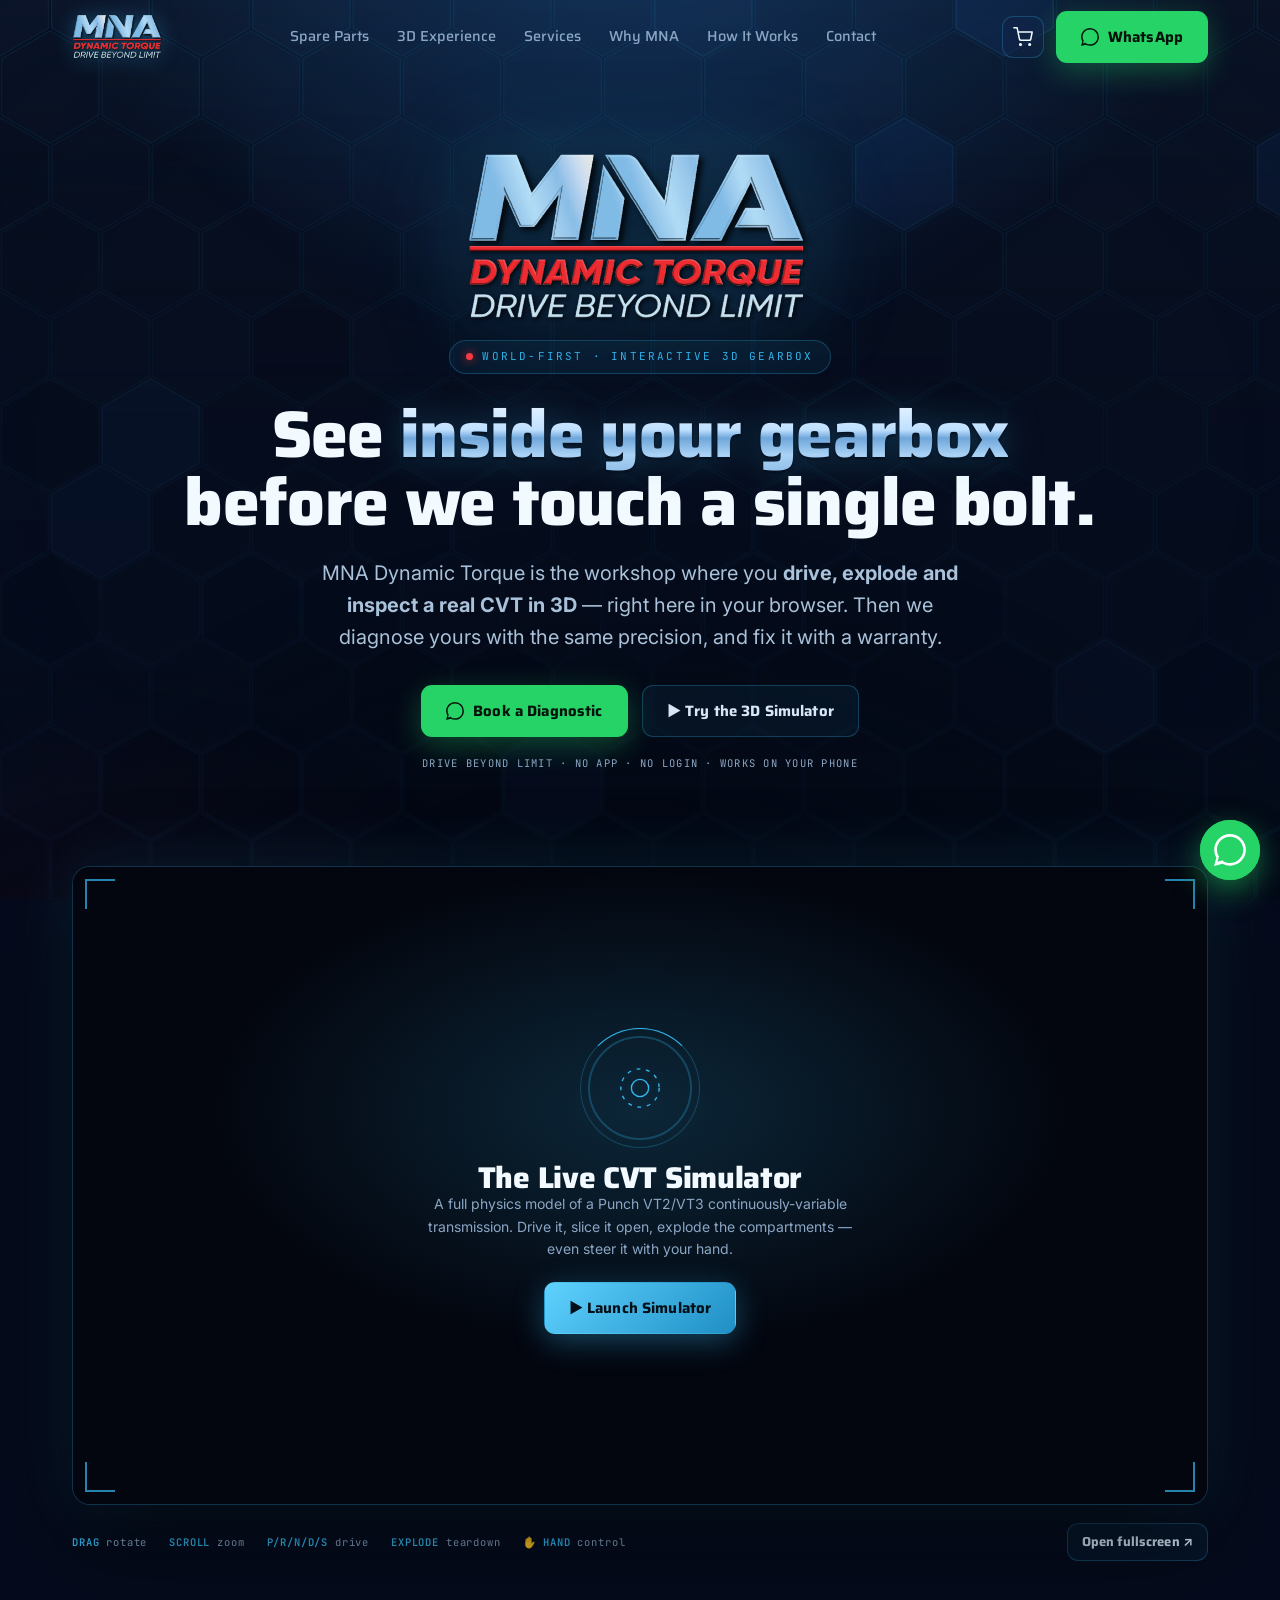
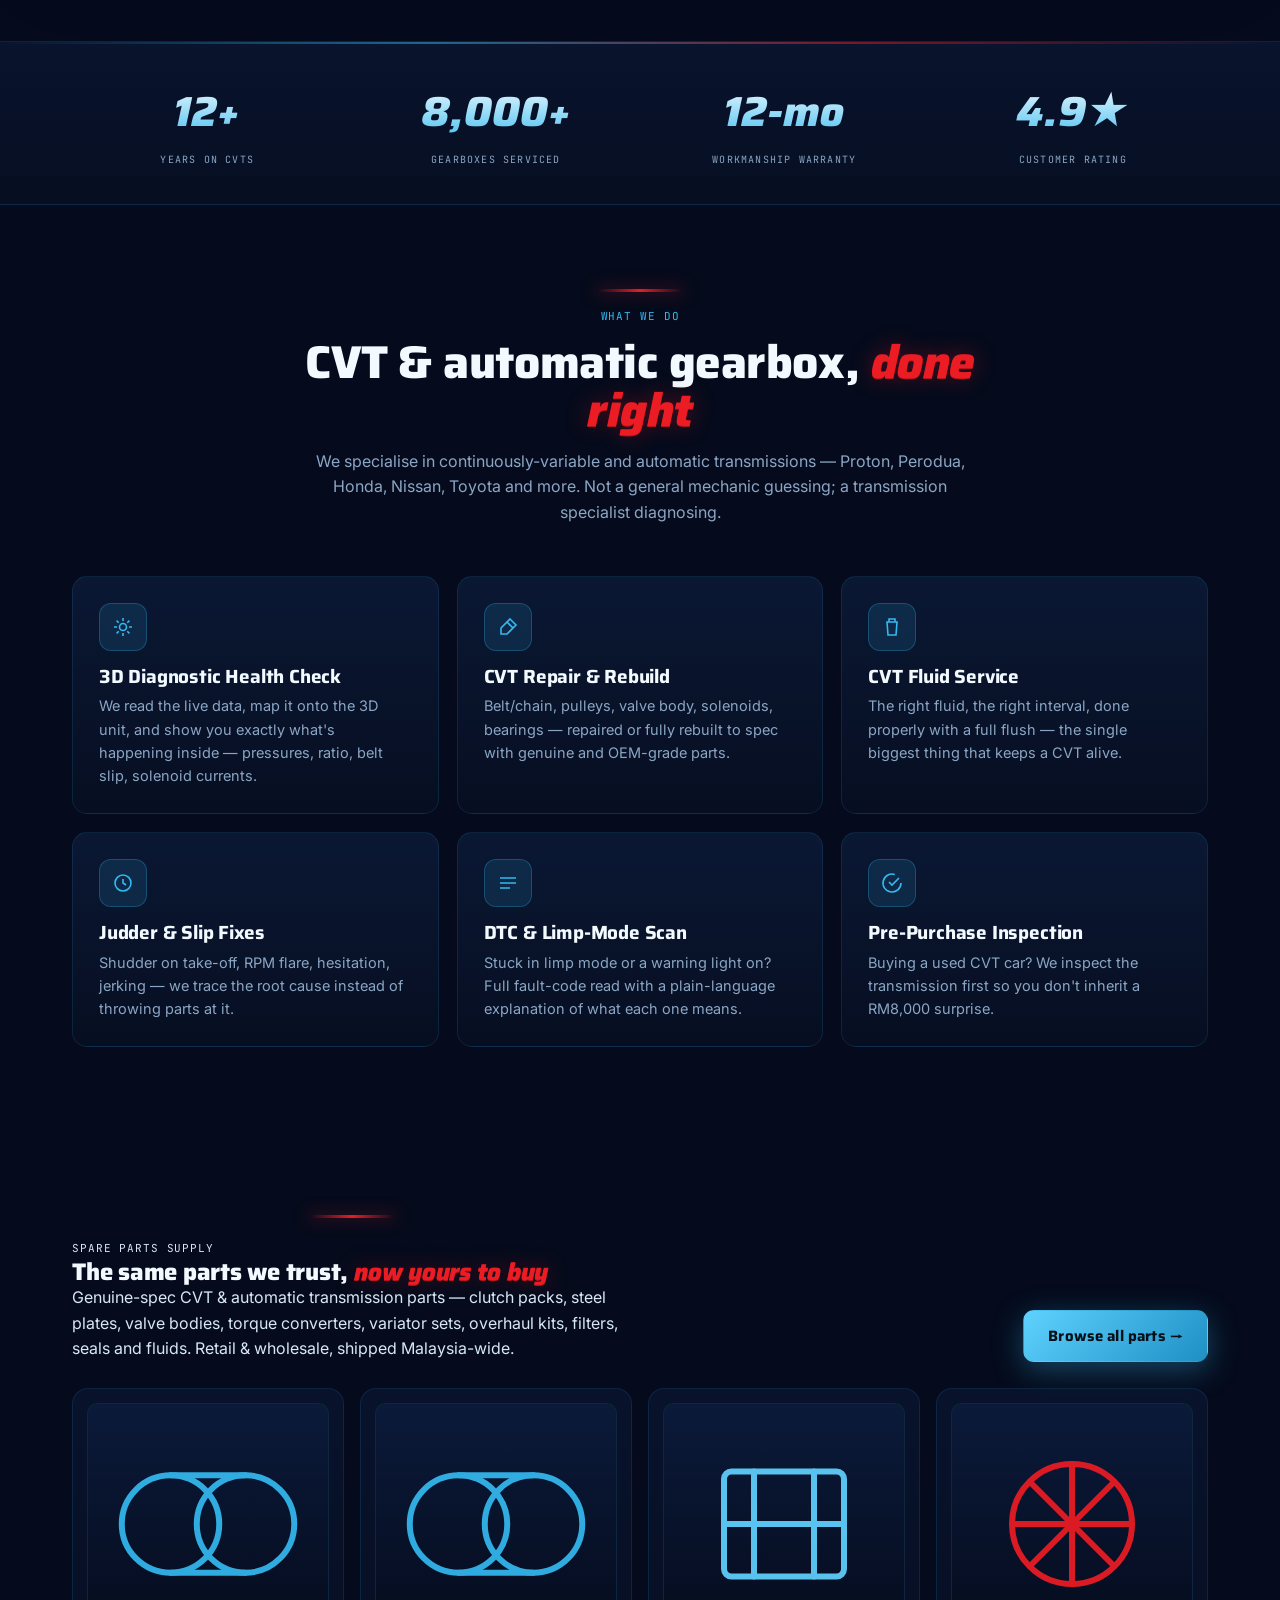
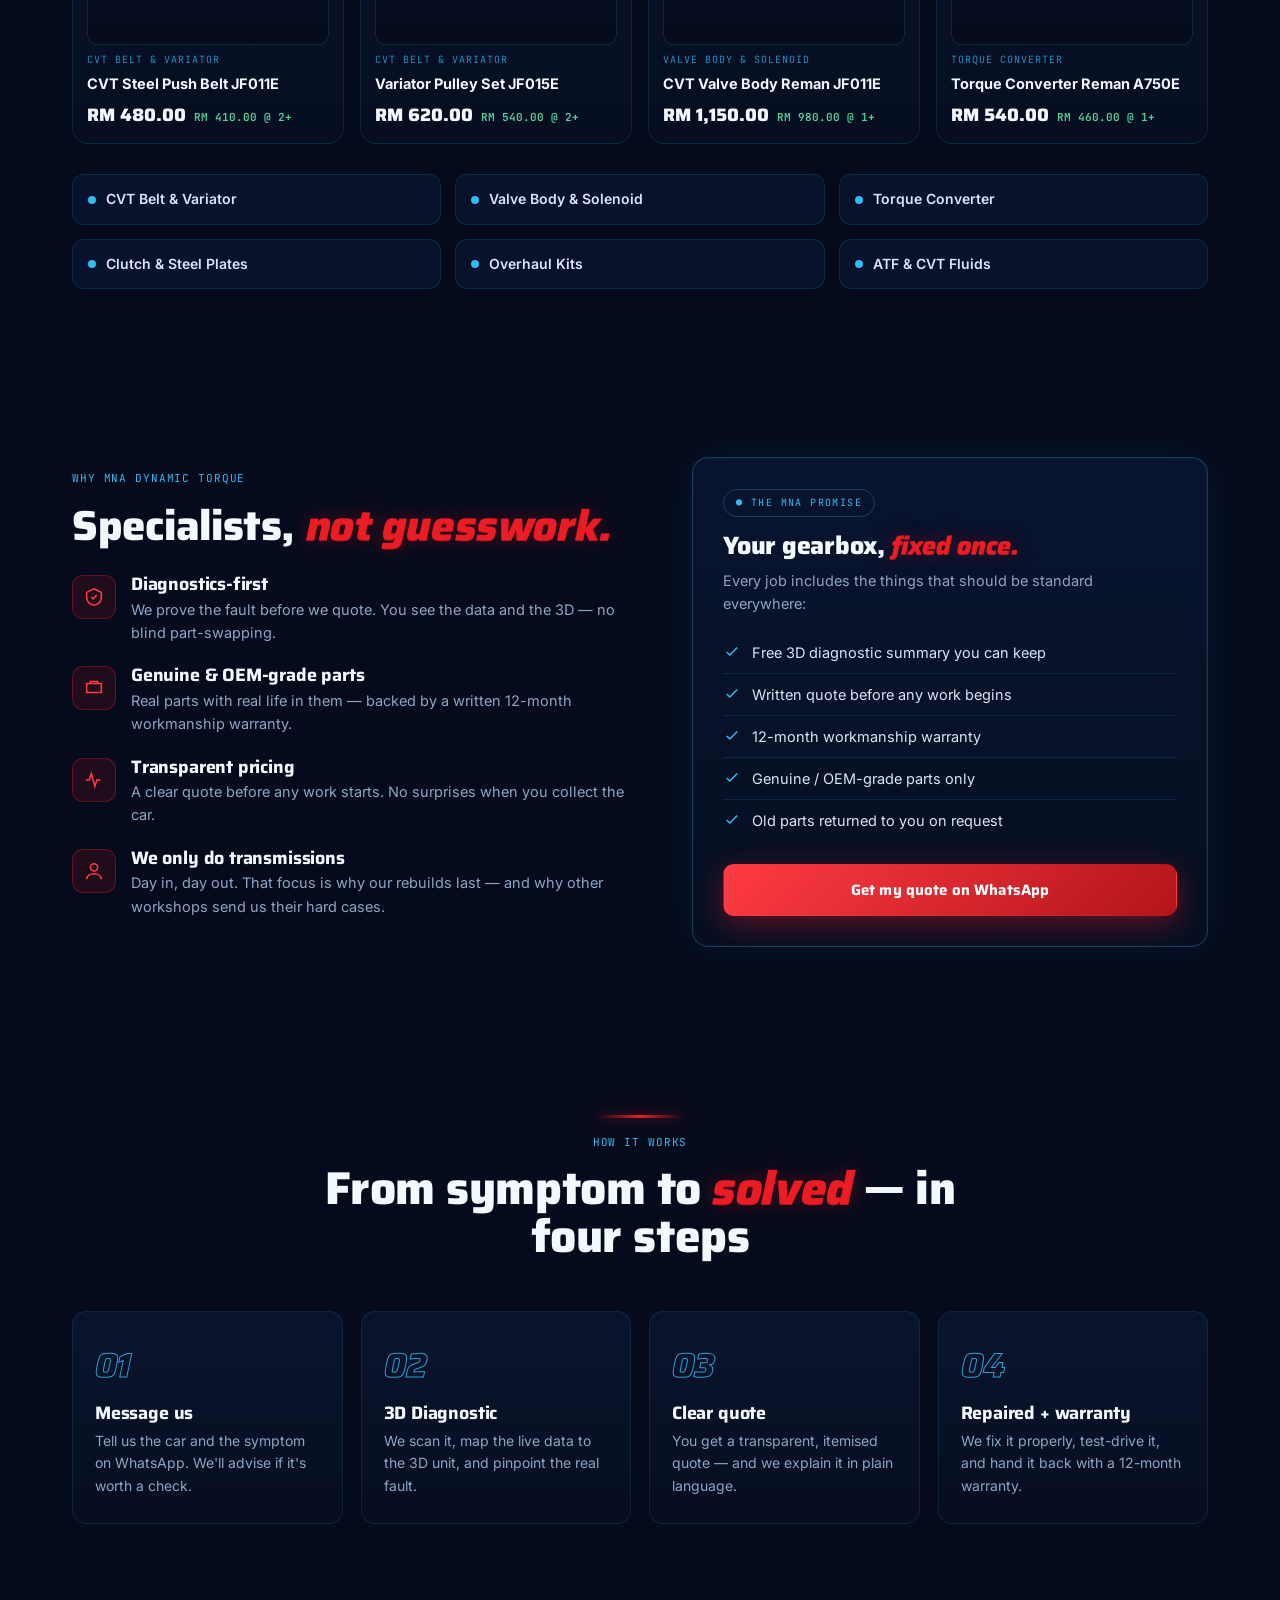
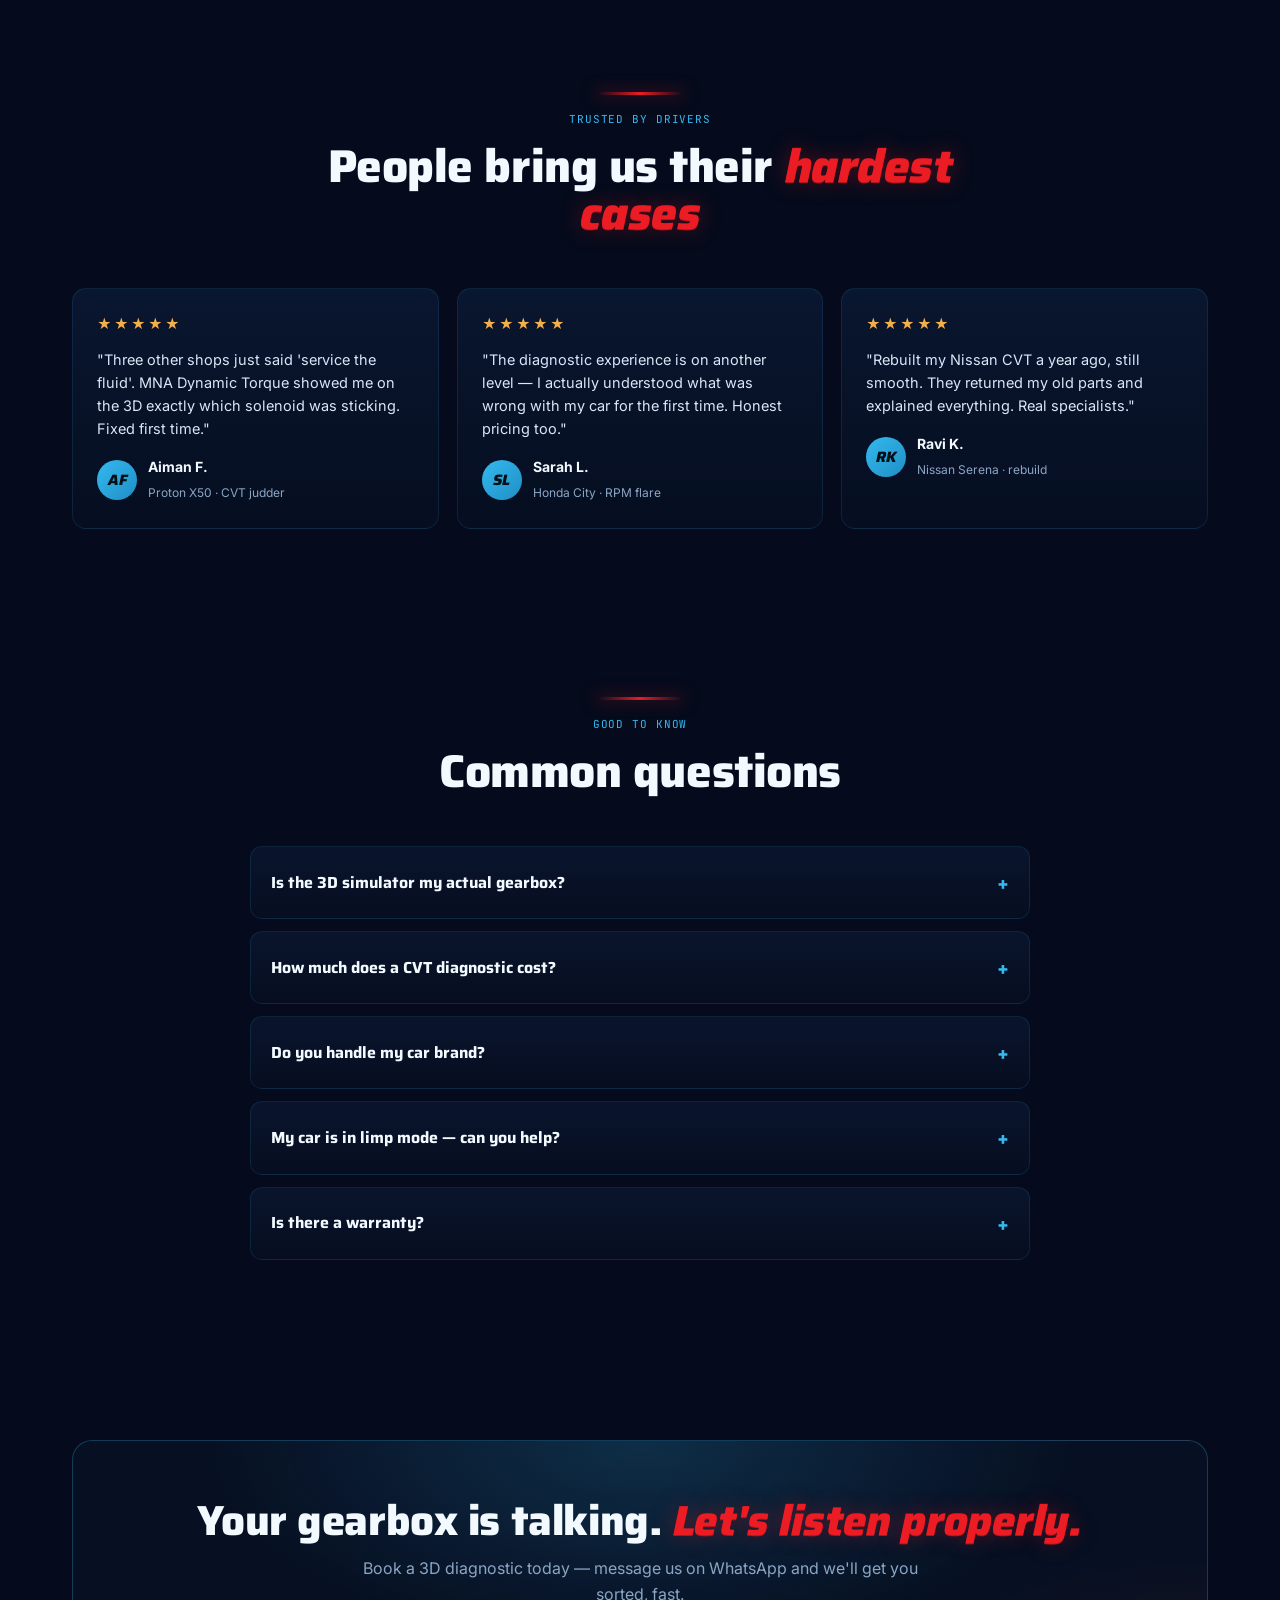
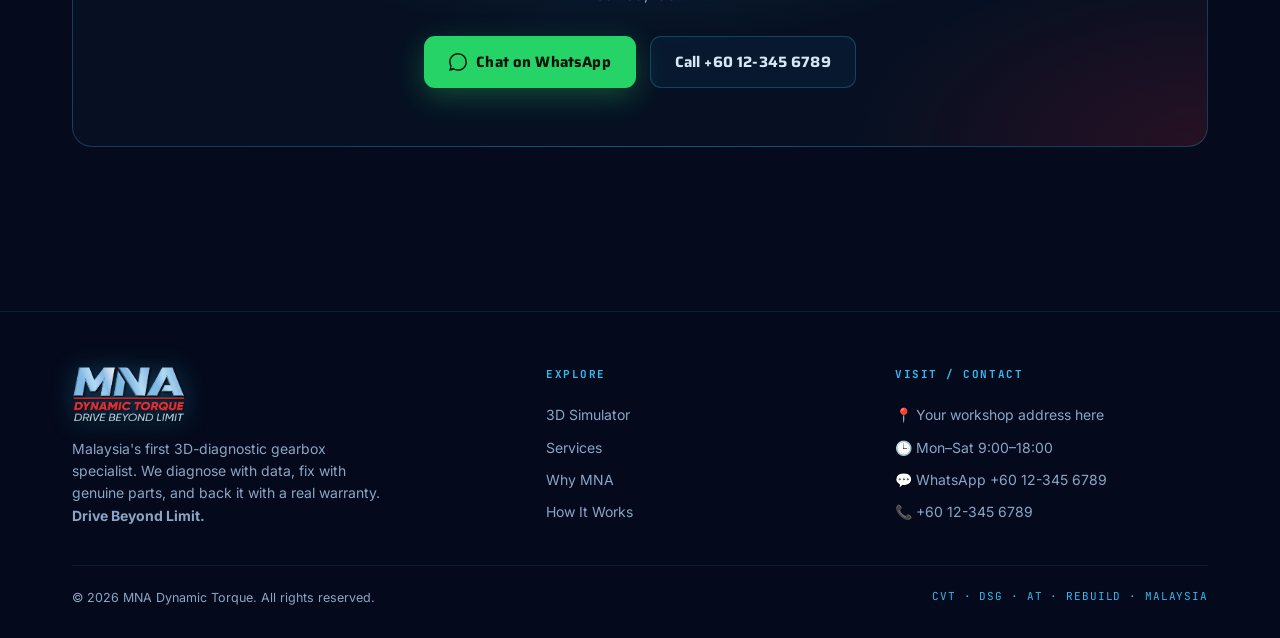
<file: index.html>
<!doctype html>
<html lang="en">
<head>
<meta charset="utf-8" />
<meta name="viewport" content="width=device-width, initial-scale=1" />
<title>MNA Dynamic Torque · Drive Beyond Limit — CVT & Auto Transmission Specialists</title>
<meta name="description" content="MNA Dynamic Torque — see inside your CVT in interactive 3D. Diagnostics-first CVT repair, rebuilds & fluid service, backed by a real warranty. Drive Beyond Limit. Book on WhatsApp." />
<meta name="theme-color" content="#050b1c" />

<!-- ============================================================
     EDIT THESE BEFORE GOING LIVE  (placeholders, marked clearly)
     • WhatsApp number  → search:  60123456789
     • Phone number     → search:  +60 12-345 6789
     • Address / hours  → search:  data-edit
     ============================================================ -->

<meta property="og:title" content="MNA Dynamic Torque — Drive Beyond Limit" />
<meta property="og:description" content="The transmission specialists where you see and drive your gearbox in 3D before we touch a bolt." />
<meta property="og:type" content="website" />
<meta property="og:image" content="assets/mna-packaging.jpg" />

<link rel="icon" type="image/png" href="assets/mna-logo.png" />
<link rel="preconnect" href="https://fonts.googleapis.com">
<link rel="preconnect" href="https://fonts.gstatic.com" crossorigin>
<link href="https://fonts.googleapis.com/css2?family=Saira:ital,wght@0,500;0,600;0,700;0,800;1,600;1,700;1,800&family=Inter:wght@400;500;600;700&family=JetBrains+Mono:wght@500;600&display=swap" rel="stylesheet">
<style>
:root{
  /* ---- MNA Dynamic Torque palette (extracted from packaging + logo) ---- */
  --navy-900:#050b1c;     /* deepest background */
  --navy-800:#081226;
  --navy-700:#0b1a3a;     /* panels */
  --navy-600:#102448;
  --navy-glow:#143a82;    /* upper-center bloom */
  --cyan:#34b9f0;         /* electric hex-seam glow */
  --cyan-bright:#5fd2ff;
  --cyan-deep:#1f8fc4;
  --red:#ec1c24;          /* DYNAMIC TORQUE red */
  --red-bright:#ff3b43;
  --red-deep:#b3141b;
  --chrome-hi:#eaf4ff;    /* chrome highlight */
  --chrome-mid:#a9cdee;
  --chrome-lo:#5e8fc0;
  --silver:#b6d4ee;       /* DRIVE BEYOND LIMIT */

  --ink:#050b1c; --ink2:#081226; --ink3:#0b1a3a;
  --line:rgba(52,185,240,.26); --line-soft:rgba(52,185,240,.12);
  --text:#d7e7f5; --dim:#8ba6c4; --white:#f2faff;
  --wa:#25d366;
  --maxw:1180px;
  --sans:'Inter',system-ui,sans-serif;
  --head:'Saira','Inter',sans-serif;
  --mono:'JetBrains Mono',monospace;
}
*{box-sizing:border-box;margin:0;padding:0}
html{scroll-behavior:smooth}
body{
  font-family:var(--sans);color:var(--text);background:var(--navy-900);line-height:1.6;
  overflow-x:hidden;-webkit-font-smoothing:antialiased;
}
a{color:inherit;text-decoration:none}
img{max-width:100%}
.wrap{max-width:var(--maxw);margin:0 auto;padding:0 22px}
h1,h2,h3{font-family:var(--head);font-weight:800;line-height:1.04;letter-spacing:-.01em;color:var(--white)}
.mono{font-family:var(--mono);letter-spacing:.08em;text-transform:uppercase;font-size:11px}
.accent{color:var(--cyan)}
.italic{font-style:italic}

/* ---------- chrome / metal text treatment (the MNA wordmark look) ---------- */
.chrome{
  background:linear-gradient(180deg,#ffffff 0%,#dcefff 26%,#bfe0ff 46%,#6fa6da 54%,#a9d2f5 70%,#7fb0df 100%);
  -webkit-background-clip:text;background-clip:text;color:transparent;-webkit-text-fill-color:transparent;
  filter:drop-shadow(0 2px 1px rgba(2,8,20,.6)) drop-shadow(0 0 18px rgba(52,185,240,.25));
}
.red-italic{color:var(--red);font-style:italic;font-weight:800;
  text-shadow:0 1px 0 var(--red-deep),0 0 22px rgba(236,28,36,.35)}
.silver-italic{font-style:italic;font-weight:700;letter-spacing:.04em;
  background:linear-gradient(180deg,#ffffff,var(--silver) 55%,#7fa6cc);
  -webkit-background-clip:text;background-clip:text;color:transparent;-webkit-text-fill-color:transparent}

/* ---------- honeycomb background (generated in JS) ---------- */
/* Ambient, not foreground: softened + desaturated, and masked so the texture is
   felt strongest at the hero and recedes quietly behind dense content. */
#honeycomb{position:fixed;inset:0;z-index:-3;width:100%;height:100%;display:block;
  opacity:.6;
  -webkit-mask-image:linear-gradient(180deg,#000 0%,rgba(0,0,0,.62) 24%,rgba(0,0,0,.4) 48%,rgba(0,0,0,.36) 76%,rgba(0,0,0,.5) 100%);
          mask-image:linear-gradient(180deg,#000 0%,rgba(0,0,0,.62) 24%,rgba(0,0,0,.4) 48%,rgba(0,0,0,.36) 76%,rgba(0,0,0,.5) 100%)}
/* glow bloom + vignette layered over the hex grid */
body::before{
  content:"";position:fixed;inset:0;z-index:-2;pointer-events:none;
  background:
    radial-gradient(1100px 720px at 50% -14%, rgba(52,185,240,.14), transparent 58%),
    radial-gradient(900px 700px at 50% -6%, rgba(20,58,130,.32), transparent 60%),
    radial-gradient(1500px 1100px at 50% 50%, transparent 40%, rgba(5,11,28,.55) 100%),
    radial-gradient(1200px 900px at 50% 118%, rgba(3,6,16,.9), transparent 60%);
}
/* faint red energy wash bottom-left to echo the brand accent */
body::after{
  content:"";position:fixed;inset:0;z-index:-2;pointer-events:none;opacity:.45;
  background:radial-gradient(700px 500px at 8% 108%, rgba(236,28,36,.08), transparent 60%);
}

/* ---------- buttons ---------- */
.btn{display:inline-flex;align-items:center;gap:9px;font-family:var(--head);font-weight:700;
  font-size:15px;padding:13px 24px;border-radius:11px;cursor:pointer;border:1px solid transparent;
  transition:.2s;white-space:nowrap;letter-spacing:.01em}
.btn-wa{background:var(--wa);color:#04140a;box-shadow:0 8px 30px rgba(37,211,102,.32)}
.btn-wa:hover{transform:translateY(-2px);box-shadow:0 12px 38px rgba(37,211,102,.45)}
.btn-red{background:linear-gradient(135deg,var(--red-bright),var(--red-deep));color:#fff;
  box-shadow:0 8px 30px rgba(236,28,36,.38)}
.btn-red:hover{transform:translateY(-2px);box-shadow:0 12px 42px rgba(236,28,36,.55)}
.btn-ghost{border-color:var(--line);color:var(--text);background:rgba(52,185,240,.06)}
.btn-ghost:hover{border-color:var(--cyan);color:var(--white);box-shadow:0 0 26px rgba(52,185,240,.28)}
.btn-cyan{background:linear-gradient(135deg,var(--cyan-bright),var(--cyan-deep));color:#031018;
  box-shadow:0 8px 30px rgba(52,185,240,.34)}
.btn-cyan:hover{transform:translateY(-2px);box-shadow:0 12px 42px rgba(52,185,240,.5)}
.btn svg{width:18px;height:18px;fill:currentColor}

/* ---------- nav ---------- */
header{position:fixed;top:0;left:0;right:0;z-index:50;transition:.3s}
header.scrolled{background:rgba(5,11,28,.84);backdrop-filter:blur(13px);
  border-bottom:1px solid var(--line-soft);box-shadow:0 6px 30px rgba(0,0,0,.4)}
nav{display:flex;align-items:center;justify-content:space-between;height:74px}
.brand{display:flex;align-items:center;gap:12px}
.brand img{height:46px;width:auto;display:block;filter:drop-shadow(0 2px 10px rgba(52,185,240,.35))}
.nav-links{display:flex;align-items:center;gap:28px}
.nav-links a{font-size:14.5px;color:var(--dim);font-weight:500;transition:.18s;font-family:var(--head)}
.nav-links a:hover{color:var(--white)}
.nav-cta{display:flex;align-items:center;gap:12px}
.burger{display:none;flex-direction:column;gap:5px;cursor:pointer;padding:8px}
.burger span{width:24px;height:2px;background:var(--text);transition:.25s;border-radius:2px}

/* ---------- hero ---------- */
.hero{position:relative;padding:150px 0 64px;text-align:center}
.hero .logo-lockup{height:clamp(96px,16vw,176px);width:auto;margin:0 auto 14px;display:block;
  filter:drop-shadow(0 8px 28px rgba(3,8,20,.7)) drop-shadow(0 0 40px rgba(52,185,240,.3))}
.eyebrow{display:inline-flex;align-items:center;gap:9px;font-family:var(--mono);font-size:11px;letter-spacing:.2em;
  color:var(--cyan);border:1px solid var(--line);background:rgba(52,185,240,.07);padding:7px 16px;border-radius:999px;margin-bottom:26px}
.eyebrow .pulse{width:7px;height:7px;border-radius:50%;background:var(--red-bright);box-shadow:0 0 10px var(--red);animation:beat 1.6s infinite}
.hero h1{font-size:clamp(34px,6vw,66px);margin-bottom:20px;font-weight:800}
.hero p.lead{font-size:clamp(16px,2.2vw,20px);color:#a9c2da;max-width:660px;margin:0 auto 32px}
.hero-cta{display:flex;gap:14px;justify-content:center;flex-wrap:wrap;margin-bottom:18px}
.hero-note{font-family:var(--mono);font-size:10.5px;color:var(--dim);letter-spacing:.12em}

/* ---------- the simulator console ---------- */
.experience{padding:30px 0 80px}
.console{position:relative;border-radius:18px;overflow:hidden;border:1px solid var(--line);
  background:#03060f;box-shadow:0 30px 90px rgba(0,0,0,.65),0 0 64px rgba(52,185,240,.16);
  aspect-ratio:16/9;min-height:420px}
.console .corner{position:absolute;width:30px;height:30px;border:2px solid var(--cyan);z-index:6;opacity:.7;pointer-events:none}
.console .corner.tl{top:12px;left:12px;border-right:0;border-bottom:0}
.console .corner.tr{top:12px;right:12px;border-left:0;border-bottom:0}
.console .corner.bl{bottom:12px;left:12px;border-right:0;border-top:0}
.console .corner.br{bottom:12px;right:12px;border-left:0;border-top:0}
.console iframe{width:100%;height:100%;border:0;display:block}
.poster{position:absolute;inset:0;display:flex;flex-direction:column;align-items:center;justify-content:center;
  gap:22px;text-align:center;cursor:pointer;background:
    radial-gradient(720px 400px at 50% 38%,rgba(52,185,240,.18),transparent 60%),#03060f;z-index:5}
.poster .ring{width:104px;height:104px;border-radius:50%;border:2px solid var(--line);display:grid;place-items:center;
  position:relative;animation:floaty 4s ease-in-out infinite}
.poster .ring::before{content:"";position:absolute;inset:-10px;border-radius:50%;border:1px solid rgba(52,185,240,.25);
  border-top-color:var(--cyan);animation:spin 6s linear infinite}
.poster .ring svg{width:46px;height:46px;fill:none;stroke:var(--cyan);stroke-width:1.4}
.poster h3{font-size:clamp(20px,3vw,30px)}
.poster p{color:var(--dim);font-size:14px;max-width:440px}
.poster .play{display:inline-flex;align-items:center;gap:10px}
.console-bar{display:flex;flex-wrap:wrap;gap:10px 22px;justify-content:center;align-items:center;margin-top:18px;
  font-family:var(--mono);font-size:10.5px;letter-spacing:.08em;color:var(--dim)}
.console-bar b{color:var(--cyan);font-weight:600}
.fs-btn{margin-left:auto}

/* ---------- section primitives ---------- */
section{position:relative}
.sec{padding:84px 0}
.sec-head{text-align:center;max-width:680px;margin:0 auto 50px}
.sec-head .mono{color:var(--cyan);display:block;margin-bottom:14px}
.sec-head h2{font-size:clamp(28px,4.4vw,46px);margin-bottom:14px}
.sec-head p{color:var(--dim);font-size:16px}
/* red tech divider */
.divider{width:88px;height:3px;margin:0 auto 16px;border-radius:2px;
  background:linear-gradient(90deg,transparent,var(--red),transparent);box-shadow:0 0 16px rgba(236,28,36,.55)}

/* trust strip */
.trust{border-top:1px solid var(--line-soft);border-bottom:1px solid var(--line-soft);
  background:linear-gradient(180deg,rgba(11,26,58,.6),rgba(8,18,38,.5));position:relative}
.trust::before{content:"";position:absolute;left:0;right:0;top:0;height:2px;
  background:linear-gradient(90deg,transparent,var(--cyan),var(--red),transparent);opacity:.5}
.trust .wrap{display:grid;grid-template-columns:repeat(4,1fr);gap:18px;padding:36px 22px}
.stat{text-align:center}
.stat .n{font-family:var(--head);font-weight:800;font-size:clamp(26px,3.6vw,42px);font-style:italic;
  background:linear-gradient(180deg,#ffffff,var(--cyan));-webkit-background-clip:text;background-clip:text;color:transparent}
.stat .l{font-family:var(--mono);font-size:10px;letter-spacing:.12em;color:var(--dim);margin-top:6px;text-transform:uppercase}

/* cards grid */
.cards{display:grid;grid-template-columns:repeat(3,1fr);gap:18px}
.card{background:linear-gradient(180deg,rgba(16,36,72,.55),rgba(8,18,38,.55));border:1px solid var(--line-soft);
  border-radius:15px;padding:26px;transition:.22s;position:relative;overflow:hidden}
.card::after{content:"";position:absolute;inset:0;border-radius:15px;pointer-events:none;
  background:linear-gradient(180deg,rgba(52,185,240,.05),transparent 40%);opacity:0;transition:.22s}
.card:hover{transform:translateY(-5px);border-color:var(--line);box-shadow:0 18px 54px rgba(0,0,0,.5),0 0 30px rgba(52,185,240,.12)}
.card:hover::after{opacity:1}
.card .ic{width:48px;height:48px;border-radius:12px;display:grid;place-items:center;margin-bottom:16px;
  background:rgba(52,185,240,.12);border:1px solid var(--line)}
.card .ic svg{width:24px;height:24px;fill:none;stroke:var(--cyan);stroke-width:1.6}
.card h3{font-size:19px;margin-bottom:8px;font-weight:700}
.card p{color:var(--dim);font-size:14.5px}

/* why / split */
.split{display:grid;grid-template-columns:1.05fr .95fr;gap:50px;align-items:center}
.feat{display:flex;gap:15px;margin-bottom:22px}
.feat .fic{flex:none;width:44px;height:44px;border-radius:11px;display:grid;place-items:center;
  background:rgba(236,28,36,.12);border:1px solid rgba(236,28,36,.32)}
.feat .fic svg{width:22px;height:22px;fill:none;stroke:var(--red-bright);stroke-width:1.7}
.feat h3{font-size:18px;margin-bottom:4px;font-weight:700}
.feat p{color:var(--dim);font-size:14.5px}
.panel{border:1px solid var(--line);border-radius:16px;
  background:linear-gradient(180deg,rgba(11,26,58,.65),rgba(8,18,38,.6));padding:30px;
  box-shadow:inset 0 0 0 1px rgba(255,255,255,.03),0 0 40px rgba(52,185,240,.08)}
.panel .badge{font-family:var(--mono);font-size:10px;letter-spacing:.14em;color:var(--cyan);
  border:1px solid var(--line);border-radius:999px;padding:5px 12px;display:inline-block;margin-bottom:16px}
.panel h3{font-size:25px;margin-bottom:10px;font-weight:800}
.panel ul{list-style:none;margin-top:16px}
.panel li{display:flex;gap:11px;padding:9px 0;border-bottom:1px solid var(--line-soft);font-size:14.5px;color:var(--text)}
.panel li:last-child{border:0}
.panel li svg{flex:none;width:18px;height:18px;fill:none;stroke:var(--cyan);stroke-width:2;margin-top:2px}

/* process */
.steps{display:grid;grid-template-columns:repeat(4,1fr);gap:18px;counter-reset:s}
.step{position:relative;padding:26px 22px;border:1px solid var(--line-soft);border-radius:14px;
  background:linear-gradient(180deg,rgba(16,36,72,.4),rgba(8,18,38,.4))}
.step::before{counter-increment:s;content:"0" counter(s);font-family:var(--head);font-size:34px;font-weight:800;font-style:italic;
  color:transparent;-webkit-text-stroke:1px var(--cyan);display:block;margin-bottom:12px;opacity:.85}
.step h3{font-size:18px;margin-bottom:7px;font-weight:700}
.step p{color:var(--dim);font-size:14px}

/* testimonials */
.quotes{display:grid;grid-template-columns:repeat(3,1fr);gap:18px}
.quote{border:1px solid var(--line-soft);border-radius:14px;padding:24px;
  background:linear-gradient(180deg,rgba(16,36,72,.45),rgba(8,18,38,.45))}
.quote .stars{color:#f3b04a;letter-spacing:2px;margin-bottom:12px;font-size:14px}
.quote p{font-size:14.5px;margin-bottom:16px}
.quote .who{display:flex;align-items:center;gap:11px}
.quote .av{width:40px;height:40px;border-radius:50%;background:linear-gradient(135deg,var(--cyan),var(--cyan-deep));
  display:grid;place-items:center;font-family:var(--head);font-weight:800;color:#031018;font-size:15px;font-style:italic}
.quote .who b{display:block;font-size:14px;color:var(--white)}
.quote .who span{font-size:12px;color:var(--dim)}

/* faq */
.faq{max-width:780px;margin:0 auto}
.qa{border:1px solid var(--line-soft);border-radius:12px;margin-bottom:12px;overflow:hidden;
  background:linear-gradient(180deg,rgba(16,36,72,.4),rgba(8,18,38,.4))}
.qa summary{list-style:none;cursor:pointer;padding:18px 20px;font-family:var(--head);font-weight:700;font-size:16px;
  color:var(--white);display:flex;justify-content:space-between;align-items:center;gap:14px}
.qa summary::-webkit-details-marker{display:none}
.qa summary::after{content:"+";color:var(--cyan);font-size:22px;transition:.2s}
.qa[open] summary::after{transform:rotate(45deg);color:var(--red-bright)}
.qa .a{padding:0 20px 18px;color:var(--dim);font-size:14.5px}

/* CTA band */
.cta-band{position:relative;border-radius:20px;overflow:hidden;border:1px solid var(--line);
  background:
    radial-gradient(720px 340px at 50% 0%,rgba(52,185,240,.18),transparent 60%),
    radial-gradient(600px 320px at 100% 100%,rgba(236,28,36,.14),transparent 60%),
    rgba(8,18,38,.72);
  padding:58px 30px;text-align:center}
.cta-band h2{font-size:clamp(26px,4vw,42px);margin-bottom:14px}
.cta-band p{color:var(--dim);max-width:560px;margin:0 auto 28px}
.cta-band .hero-cta{margin-bottom:0}

/* footer */
footer{border-top:1px solid var(--line-soft);margin-top:80px;padding:54px 0 30px;background:rgba(5,11,28,.7)}
.foot-grid{display:grid;grid-template-columns:1.4fr 1fr 1fr;gap:36px;margin-bottom:36px}
.foot-brand img{height:58px;width:auto;filter:drop-shadow(0 2px 12px rgba(52,185,240,.3))}
.foot-grid p{color:var(--dim);font-size:14px;margin-top:14px;max-width:320px}
.foot-col h4{font-family:var(--mono);font-size:11px;letter-spacing:.14em;color:var(--cyan);margin-bottom:16px;text-transform:uppercase}
.foot-col a,.foot-col div{display:block;color:var(--dim);font-size:14px;padding:5px 0;transition:.15s}
.foot-col a:hover{color:var(--white)}
.foot-bottom{border-top:1px solid var(--line-soft);padding-top:22px;display:flex;justify-content:space-between;
  flex-wrap:wrap;gap:12px;color:var(--dim);font-size:12.5px}
.foot-bottom .mono{color:var(--cyan)}

/* floating WhatsApp */
.fab{position:fixed;right:20px;bottom:20px;z-index:60;width:60px;height:60px;border-radius:50%;background:var(--wa);
  display:grid;place-items:center;box-shadow:0 10px 30px rgba(37,211,102,.5);animation:floaty 3.5s ease-in-out infinite}
.fab svg{width:32px;height:32px;fill:#fff}
.fab::after{content:"";position:absolute;inset:0;border-radius:50%;border:2px solid var(--wa);animation:ring 2.4s infinite}

/* reveal */
.reveal{opacity:0;transform:translateY(24px);transition:.7s cubic-bezier(.2,.7,.2,1)}
.reveal.in{opacity:1;transform:none}

@keyframes spin{to{transform:rotate(360deg)}}
@keyframes beat{0%,100%{opacity:.5;transform:scale(.85)}50%{opacity:1;transform:scale(1.15)}}
@keyframes floaty{0%,100%{transform:translateY(0)}50%{transform:translateY(-8px)}}
@keyframes ring{0%{transform:scale(1);opacity:.7}100%{transform:scale(1.6);opacity:0}}

@media(max-width:920px){
  .nav-links{display:none}
  .nav-links.open{display:flex;position:absolute;top:74px;left:0;right:0;flex-direction:column;gap:0;
    background:rgba(5,11,28,.97);backdrop-filter:blur(12px);border-bottom:1px solid var(--line);padding:10px 0}
  .nav-links.open a{padding:14px 22px;border-bottom:1px solid var(--line-soft)}
  .burger{display:flex}
  .split{grid-template-columns:1fr;gap:34px}
  .cards,.quotes{grid-template-columns:1fr}
  .steps{grid-template-columns:repeat(2,1fr)}
  .trust .wrap{grid-template-columns:repeat(2,1fr);gap:26px}
  .foot-grid{grid-template-columns:1fr;gap:26px}
}
@media(max-width:560px){
  .nav-cta .btn-ghost{display:none}
  .console{aspect-ratio:auto;height:74vh;min-height:380px}
}

/* ---------- cart icon in nav ---------- */
.cart-link{position:relative;display:inline-flex;align-items:center;justify-content:center;
  width:42px;height:42px;border-radius:11px;border:1px solid var(--line);background:rgba(16,36,72,.5);color:var(--white)}
.cart-link:hover{border-color:var(--cyan)}
.cart-link svg{width:20px;height:20px;stroke:var(--white);fill:none}
.cart-badge{position:absolute;top:-7px;right:-7px;min-width:20px;height:20px;padding:0 5px;border-radius:10px;
  background:var(--red);color:#fff;font-size:11px;font-weight:800;display:none;align-items:center;justify-content:center;
  font-family:var(--mono);box-shadow:0 0 0 2px var(--navy-900)}
.cart-badge.show{display:inline-flex}

/* ---------- spare-parts teaser section ---------- */
.parts-sec{position:relative;z-index:2}
.parts-head{display:flex;justify-content:space-between;align-items:flex-end;gap:20px;flex-wrap:wrap;margin-bottom:26px}
.part-strip{display:grid;grid-template-columns:repeat(4,1fr);gap:16px}
.pcard{display:flex;flex-direction:column;gap:7px;padding:14px;border-radius:16px;
  border:1px solid var(--line-soft);background:linear-gradient(180deg,rgba(11,26,58,.55),rgba(8,18,38,.55));transition:.18s}
.pcard:hover{transform:translateY(-3px);border-color:var(--line);box-shadow:0 14px 40px rgba(2,8,20,.5)}
.pthumb{aspect-ratio:1/1;border-radius:11px;overflow:hidden;background:var(--ink2);border:1px solid var(--line-soft)}
.pthumb img{width:100%;height:100%;object-fit:cover}
.pcat{font-family:var(--mono);font-size:10px;letter-spacing:.1em;text-transform:uppercase;color:var(--cyan-deep,#1f8fc4)}
.pname{font-weight:700;font-size:14.5px;color:var(--white);line-height:1.3}
.pprice{font-family:var(--head);font-size:18px;font-weight:800;color:var(--white);margin-top:auto;display:flex;align-items:baseline;gap:8px;flex-wrap:wrap}
.pprice .ws{font-family:var(--mono);font-size:11px;font-weight:600;color:#5ad19a}
.parts-grid{display:grid;grid-template-columns:repeat(3,1fr);gap:14px;margin-top:30px}
.parts-grid a{display:flex;align-items:center;gap:10px;padding:13px 15px;border-radius:12px;
  border:1px solid var(--line-soft);background:rgba(16,36,72,.35);color:var(--text);font-weight:600;font-size:14px;transition:.15s}
.parts-grid a:hover{border-color:var(--cyan);color:var(--white);background:rgba(16,36,72,.6)}
.parts-grid a .dot{width:8px;height:8px;border-radius:50%;background:var(--cyan);flex-shrink:0}
@media(max-width:860px){.part-strip{grid-template-columns:repeat(2,1fr)}.parts-grid{grid-template-columns:repeat(2,1fr)}}
@media(max-width:480px){.part-strip{grid-template-columns:1fr 1fr}.parts-grid{grid-template-columns:1fr}}
</style>
</head>
<body>

<!-- generated honeycomb background -->
<svg id="honeycomb" aria-hidden="true" preserveAspectRatio="xMidYMid slice"></svg>

<!-- ===================== NAV ===================== -->
<header id="hdr">
  <div class="wrap">
    <nav>
      <a class="brand" href="#top" aria-label="MNA Dynamic Torque — home">
        <img src="assets/mna-logo.png" alt="MNA Dynamic Torque" />
      </a>
      <div class="nav-links" id="navlinks">
        <a href="shop.html">Spare Parts</a>
        <a href="#experience">3D Experience</a>
        <a href="#services">Services</a>
        <a href="#why">Why MNA</a>
        <a href="#process">How It Works</a>
        <a href="#contact">Contact</a>
      </div>
      <div class="nav-cta">
        <a class="cart-link" href="cart.html" aria-label="Cart">
          <svg viewBox="0 0 24 24" fill="none" stroke="currentColor" stroke-width="1.8" stroke-linecap="round" stroke-linejoin="round"><circle cx="9" cy="21" r="1"/><circle cx="20" cy="21" r="1"/><path d="M1 1h4l2.68 13.39a2 2 0 0 0 2 1.61h9.72a2 2 0 0 0 2-1.61L23 6H6"/></svg>
          <span class="cart-badge" data-cart-badge>0</span>
        </a>
        <a class="btn btn-wa" href="https://wa.me/60123456789" target="_blank" rel="noopener">
          <svg viewBox="0 0 24 24"><path d="M.057 24l1.687-6.163a11.867 11.867 0 01-1.587-5.945C.16 5.335 5.495 0 12.05 0a11.82 11.82 0 018.413 3.488 11.82 11.82 0 013.48 8.414c-.003 6.557-5.338 11.892-11.893 11.892a11.9 11.9 0 01-5.688-1.448L.057 24zm6.597-3.807c1.676.995 3.276 1.591 5.392 1.592 5.448 0 9.886-4.434 9.889-9.885.002-5.462-4.415-9.89-9.881-9.892-5.452 0-9.887 4.434-9.889 9.884a9.86 9.86 0 001.519 5.262l-.999 3.648 3.969-1.04z"/></svg>
          WhatsApp
        </a>
      </div>
      <div class="burger" id="burger"><span></span><span></span><span></span></div>
    </nav>
  </div>
</header>

<a id="top"></a>

<!-- ===================== HERO ===================== -->
<section class="hero">
  <div class="wrap">
    <img class="logo-lockup" src="assets/mna-logo.png" alt="MNA Dynamic Torque — Drive Beyond Limit" />
    <span class="eyebrow"><span class="pulse"></span> WORLD-FIRST · INTERACTIVE 3D GEARBOX</span>
    <h1>See <span class="chrome">inside your gearbox</span><br>before we touch a single bolt.</h1>
    <p class="lead">MNA Dynamic Torque is the workshop where you <b>drive, explode and inspect a real CVT in 3D</b> — right here in your browser. Then we diagnose yours with the same precision, and fix it with a warranty.</p>
    <div class="hero-cta">
      <a class="btn btn-wa" href="https://wa.me/60123456789?text=Hi%20MNA%20Dynamic%20Torque%2C%20I%27d%20like%20to%20book%20a%20CVT%20diagnostic." target="_blank" rel="noopener">
        <svg viewBox="0 0 24 24"><path d="M.057 24l1.687-6.163a11.867 11.867 0 01-1.587-5.945C.16 5.335 5.495 0 12.05 0a11.82 11.82 0 018.413 3.488 11.82 11.82 0 013.48 8.414c-.003 6.557-5.338 11.892-11.893 11.892a11.9 11.9 0 01-5.688-1.448L.057 24zm6.597-3.807c1.676.995 3.276 1.591 5.392 1.592 5.448 0 9.886-4.434 9.889-9.885.002-5.462-4.415-9.89-9.881-9.892-5.452 0-9.887 4.434-9.889 9.884a9.86 9.86 0 001.519 5.262l-.999 3.648 3.969-1.04z"/></svg>
        Book a Diagnostic
      </a>
      <a class="btn btn-ghost" href="#experience">▶ Try the 3D Simulator</a>
    </div>
    <div class="hero-note">DRIVE BEYOND LIMIT · NO APP · NO LOGIN · WORKS ON YOUR PHONE</div>
  </div>
</section>

<!-- ===================== THE 3D EXPERIENCE ===================== -->
<section class="experience" id="experience">
  <div class="wrap reveal">
    <div class="console" id="console">
      <span class="corner tl"></span><span class="corner tr"></span><span class="corner bl"></span><span class="corner br"></span>
      <div class="poster" id="poster">
        <div class="ring">
          <svg viewBox="0 0 48 48"><circle cx="24" cy="24" r="9"/><circle cx="24" cy="24" r="20" stroke-dasharray="4 6"/></svg>
        </div>
        <div>
          <h3>The Live CVT Simulator</h3>
          <p>A full physics model of a Punch VT2/VT3 continuously-variable transmission. Drive it, slice it open, explode the compartments — even steer it with your hand.</p>
        </div>
        <span class="btn btn-cyan play">▶ Launch Simulator</span>
      </div>
    </div>
    <div class="console-bar">
      <span><b>DRAG</b> rotate</span><span><b>SCROLL</b> zoom</span><span><b>P/R/N/D/S</b> drive</span>
      <span><b>EXPLODE</b> teardown</span><span><b>✋ HAND</b> control</span>
      <a class="btn btn-ghost fs-btn" id="fsBtn" href="sim.html" target="_blank" rel="noopener" style="padding:8px 14px;font-size:13px">Open fullscreen ↗</a>
    </div>
  </div>
</section>

<!-- ===================== TRUST ===================== -->
<div class="trust">
  <div class="wrap">
    <div class="stat"><div class="n">12+</div><div class="l">Years on CVTs</div></div>
    <div class="stat"><div class="n">8,000+</div><div class="l">Gearboxes Serviced</div></div>
    <div class="stat"><div class="n">12-mo</div><div class="l">Workmanship Warranty</div></div>
    <div class="stat"><div class="n">4.9★</div><div class="l">Customer Rating</div></div>
  </div>
</div>

<!-- ===================== SERVICES ===================== -->
<section class="sec" id="services">
  <div class="wrap">
    <div class="sec-head reveal">
      <div class="divider"></div>
      <span class="mono">What we do</span>
      <h2>CVT & automatic gearbox, <span class="red-italic">done right</span></h2>
      <p>We specialise in continuously-variable and automatic transmissions — Proton, Perodua, Honda, Nissan, Toyota and more. Not a general mechanic guessing; a transmission specialist diagnosing.</p>
    </div>
    <div class="cards">
      <div class="card reveal"><div class="ic"><svg viewBox="0 0 24 24"><path d="M12 3v3M12 18v3M3 12h3M18 12h3M5.6 5.6l2.1 2.1M16.3 16.3l2.1 2.1M18.4 5.6l-2.1 2.1M7.7 16.3l-2.1 2.1"/><circle cx="12" cy="12" r="3.5"/></svg></div>
        <h3>3D Diagnostic Health Check</h3><p>We read the live data, map it onto the 3D unit, and show you exactly what's happening inside — pressures, ratio, belt slip, solenoid currents.</p></div>
      <div class="card reveal"><div class="ic"><svg viewBox="0 0 24 24"><path d="M14 4l6 6-9 9H5v-6z"/><path d="M11 7l6 6"/></svg></div>
        <h3>CVT Repair & Rebuild</h3><p>Belt/chain, pulleys, valve body, solenoids, bearings — repaired or fully rebuilt to spec with genuine and OEM-grade parts.</p></div>
      <div class="card reveal"><div class="ic"><svg viewBox="0 0 24 24"><path d="M7 7h10l-1 13H8z"/><path d="M9 7V4h6v3"/></svg></div>
        <h3>CVT Fluid Service</h3><p>The right fluid, the right interval, done properly with a full flush — the single biggest thing that keeps a CVT alive.</p></div>
      <div class="card reveal"><div class="ic"><svg viewBox="0 0 24 24"><circle cx="12" cy="12" r="8"/><path d="M12 8v4l3 2"/></svg></div>
        <h3>Judder & Slip Fixes</h3><p>Shudder on take-off, RPM flare, hesitation, jerking — we trace the root cause instead of throwing parts at it.</p></div>
      <div class="card reveal"><div class="ic"><svg viewBox="0 0 24 24"><path d="M4 7h16M4 12h16M4 17h10"/></svg></div>
        <h3>DTC & Limp-Mode Scan</h3><p>Stuck in limp mode or a warning light on? Full fault-code read with a plain-language explanation of what each one means.</p></div>
      <div class="card reveal"><div class="ic"><svg viewBox="0 0 24 24"><path d="M9 11l3 3 7-7"/><path d="M21 12a9 9 0 11-6.2-8.5"/></svg></div>
        <h3>Pre-Purchase Inspection</h3><p>Buying a used CVT car? We inspect the transmission first so you don't inherit a RM8,000 surprise.</p></div>
    </div>
  </div>
</section>

<!-- ===================== SPARE PARTS ===================== -->
<section class="sec parts-sec" id="parts">
  <div class="wrap">
    <div class="parts-head reveal">
      <div>
        <div class="divider"></div>
        <span class="mono">Spare parts supply</span>
        <h2>The same parts we trust, <span class="red-italic">now yours to buy</span></h2>
        <p style="max-width:560px">Genuine-spec CVT &amp; automatic transmission parts — clutch packs, steel plates, valve bodies, torque converters, variator sets, overhaul kits, filters, seals and fluids. Retail &amp; wholesale, shipped Malaysia-wide.</p>
      </div>
      <a class="btn btn-cyan" href="shop.html" style="white-space:nowrap">Browse all parts →</a>
    </div>

    <div class="part-strip reveal" id="partStrip"><!-- featured parts injected --></div>

    <div class="parts-grid reveal">
      <a href="shop.html?cat=cvt_belt"><span class="dot"></span>CVT Belt &amp; Variator</a>
      <a href="shop.html?cat=valve_body"><span class="dot"></span>Valve Body &amp; Solenoid</a>
      <a href="shop.html?cat=torque_conv"><span class="dot"></span>Torque Converter</a>
      <a href="shop.html?cat=clutch_plate"><span class="dot"></span>Clutch &amp; Steel Plates</a>
      <a href="shop.html?cat=overhaul_kit"><span class="dot"></span>Overhaul Kits</a>
      <a href="shop.html?cat=lubricants"><span class="dot"></span>ATF &amp; CVT Fluids</a>
    </div>
  </div>
</section>

<!-- ===================== WHY MNA ===================== -->
<section class="sec" id="why">
  <div class="wrap split">
    <div class="reveal">
      <span class="mono accent">Why MNA Dynamic Torque</span>
      <h2 style="font-size:clamp(26px,4vw,42px);margin:14px 0 28px">Specialists, <span class="red-italic">not guesswork.</span></h2>
      <div class="feat"><div class="fic"><svg viewBox="0 0 24 24"><path d="M12 3l8 4v5c0 5-3.5 8-8 9-4.5-1-8-4-8-9V7z"/><path d="M9 12l2 2 4-4"/></svg></div>
        <div><h3>Diagnostics-first</h3><p>We prove the fault before we quote. You see the data and the 3D — no blind part-swapping.</p></div></div>
      <div class="feat"><div class="fic"><svg viewBox="0 0 24 24"><path d="M4 7h16v10H4z"/><path d="M8 7V5h8v2"/></svg></div>
        <div><h3>Genuine & OEM-grade parts</h3><p>Real parts with real life in them — backed by a written 12-month workmanship warranty.</p></div></div>
      <div class="feat"><div class="fic"><svg viewBox="0 0 24 24"><path d="M3 12h4l2-7 4 14 2-7h4"/></svg></div>
        <div><h3>Transparent pricing</h3><p>A clear quote before any work starts. No surprises when you collect the car.</p></div></div>
      <div class="feat"><div class="fic"><svg viewBox="0 0 24 24"><circle cx="12" cy="8" r="4"/><path d="M4 21c0-4 4-6 8-6s8 2 8 6"/></svg></div>
        <div><h3>We only do transmissions</h3><p>Day in, day out. That focus is why our rebuilds last — and why other workshops send us their hard cases.</p></div></div>
    </div>
    <div class="panel reveal">
      <span class="badge">● THE MNA PROMISE</span>
      <h3>Your gearbox, <span class="red-italic">fixed once.</span></h3>
      <p style="color:var(--dim);font-size:14.5px">Every job includes the things that should be standard everywhere:</p>
      <ul>
        <li><svg viewBox="0 0 24 24"><path d="M5 12l4 4L19 6"/></svg> Free 3D diagnostic summary you can keep</li>
        <li><svg viewBox="0 0 24 24"><path d="M5 12l4 4L19 6"/></svg> Written quote before any work begins</li>
        <li><svg viewBox="0 0 24 24"><path d="M5 12l4 4L19 6"/></svg> 12-month workmanship warranty</li>
        <li><svg viewBox="0 0 24 24"><path d="M5 12l4 4L19 6"/></svg> Genuine / OEM-grade parts only</li>
        <li><svg viewBox="0 0 24 24"><path d="M5 12l4 4L19 6"/></svg> Old parts returned to you on request</li>
      </ul>
      <a class="btn btn-red" style="margin-top:22px;width:100%;justify-content:center" href="https://wa.me/60123456789?text=Hi%2C%20I%27d%20like%20a%20CVT%20quote." target="_blank" rel="noopener">Get my quote on WhatsApp</a>
    </div>
  </div>
</section>

<!-- ===================== PROCESS ===================== -->
<section class="sec" id="process">
  <div class="wrap">
    <div class="sec-head reveal"><div class="divider"></div><span class="mono">How it works</span><h2>From symptom to <span class="red-italic">solved</span> — in four steps</h2></div>
    <div class="steps">
      <div class="step reveal"><h3>Message us</h3><p>Tell us the car and the symptom on WhatsApp. We'll advise if it's worth a check.</p></div>
      <div class="step reveal"><h3>3D Diagnostic</h3><p>We scan it, map the live data to the 3D unit, and pinpoint the real fault.</p></div>
      <div class="step reveal"><h3>Clear quote</h3><p>You get a transparent, itemised quote — and we explain it in plain language.</p></div>
      <div class="step reveal"><h3>Repaired + warranty</h3><p>We fix it properly, test-drive it, and hand it back with a 12-month warranty.</p></div>
    </div>
  </div>
</section>

<!-- ===================== TESTIMONIALS ===================== -->
<section class="sec">
  <div class="wrap">
    <div class="sec-head reveal"><div class="divider"></div><span class="mono">Trusted by drivers</span><h2>People bring us their <span class="red-italic">hardest cases</span></h2></div>
    <div class="quotes">
      <div class="quote reveal"><div class="stars">★★★★★</div><p>"Three other shops just said 'service the fluid'. MNA Dynamic Torque showed me on the 3D exactly which solenoid was sticking. Fixed first time."</p><div class="who"><div class="av">AF</div><div><b>Aiman F.</b><span>Proton X50 · CVT judder</span></div></div></div>
      <div class="quote reveal"><div class="stars">★★★★★</div><p>"The diagnostic experience is on another level — I actually understood what was wrong with my car for the first time. Honest pricing too."</p><div class="who"><div class="av">SL</div><div><b>Sarah L.</b><span>Honda City · RPM flare</span></div></div></div>
      <div class="quote reveal"><div class="stars">★★★★★</div><p>"Rebuilt my Nissan CVT a year ago, still smooth. They returned my old parts and explained everything. Real specialists."</p><div class="who"><div class="av">RK</div><div><b>Ravi K.</b><span>Nissan Serena · rebuild</span></div></div></div>
    </div>
  </div>
</section>

<!-- ===================== FAQ ===================== -->
<section class="sec">
  <div class="wrap">
    <div class="sec-head reveal"><div class="divider"></div><span class="mono">Good to know</span><h2>Common questions</h2></div>
    <div class="faq">
      <details class="qa reveal"><summary>Is the 3D simulator my actual gearbox?</summary><div class="a">It's an accurate, physics-based model of a Punch VT2/VT3 CVT — the type used in many Proton and Perodua cars. It's there so you can understand how a CVT works and what we inspect. Your real diagnosis happens in the workshop on your car.</div></details>
      <details class="qa reveal"><summary>How much does a CVT diagnostic cost?</summary><div class="a">Message us on WhatsApp with your car model and symptoms for current pricing. The diagnostic fee is typically credited toward the repair if you go ahead.</div></details>
      <details class="qa reveal"><summary>Do you handle my car brand?</summary><div class="a">We service most CVT and automatic transmissions — Proton, Perodua, Honda, Nissan, Toyota, Mitsubishi and more. Send us your model and we'll confirm.</div></details>
      <details class="qa reveal"><summary>My car is in limp mode — can you help?</summary><div class="a">Yes. Limp mode usually means a stored fault has put the transmission into a safe state. We'll read the codes, explain them, and tell you what it'll take to clear it properly.</div></details>
      <details class="qa reveal"><summary>Is there a warranty?</summary><div class="a">Every repair and rebuild comes with a 12-month workmanship warranty. Parts carry their own manufacturer warranty on top.</div></details>
    </div>
  </div>
</section>

<!-- ===================== CTA + CONTACT ===================== -->
<section class="sec" id="contact">
  <div class="wrap">
    <div class="cta-band reveal">
      <h2>Your gearbox is talking. <span class="red-italic">Let's listen properly.</span></h2>
      <p>Book a 3D diagnostic today — message us on WhatsApp and we'll get you sorted, fast.</p>
      <div class="hero-cta">
        <a class="btn btn-wa" href="https://wa.me/60123456789?text=Hi%20MNA%20Dynamic%20Torque%2C%20I%27d%20like%20to%20book%20a%20diagnostic." target="_blank" rel="noopener">
          <svg viewBox="0 0 24 24"><path d="M.057 24l1.687-6.163a11.867 11.867 0 01-1.587-5.945C.16 5.335 5.495 0 12.05 0a11.82 11.82 0 018.413 3.488 11.82 11.82 0 013.48 8.414c-.003 6.557-5.338 11.892-11.893 11.892a11.9 11.9 0 01-5.688-1.448L.057 24zm6.597-3.807c1.676.995 3.276 1.591 5.392 1.592 5.448 0 9.886-4.434 9.889-9.885.002-5.462-4.415-9.89-9.881-9.892-5.452 0-9.887 4.434-9.889 9.884a9.86 9.86 0 001.519 5.262l-.999 3.648 3.969-1.04z"/></svg>
          Chat on WhatsApp
        </a>
        <a class="btn btn-ghost" href="tel:+60123456789">Call +60 12-345 6789</a>
      </div>
    </div>
  </div>
</section>

<!-- ===================== FOOTER ===================== -->
<footer>
  <div class="wrap">
    <div class="foot-grid">
      <div>
        <a class="foot-brand brand" href="#top"><img src="assets/mna-logo.png" alt="MNA Dynamic Torque — Drive Beyond Limit" /></a>
        <p>Malaysia's first 3D-diagnostic gearbox specialist. We diagnose with data, fix with genuine parts, and back it with a real warranty. <b>Drive Beyond Limit.</b></p>
      </div>
      <div class="foot-col">
        <h4>Explore</h4>
        <a href="#experience">3D Simulator</a><a href="#services">Services</a><a href="#why">Why MNA</a><a href="#process">How It Works</a>
      </div>
      <div class="foot-col">
        <h4>Visit / Contact</h4>
        <div data-edit>📍 Your workshop address here</div>
        <div data-edit>🕒 Mon–Sat 9:00–18:00</div>
        <a href="https://wa.me/60123456789" target="_blank" rel="noopener">💬 WhatsApp +60 12-345 6789</a>
        <a href="tel:+60123456789">📞 +60 12-345 6789</a>
      </div>
    </div>
    <div class="foot-bottom">
      <span>© <span id="yr"></span> MNA Dynamic Torque. All rights reserved.</span>
      <span class="mono">CVT · DSG · AT · REBUILD · MALAYSIA</span>
    </div>
  </div>
</footer>

<!-- floating WhatsApp -->
<a class="fab" href="https://wa.me/60123456789?text=Hi%20MNA%20Dynamic%20Torque!" target="_blank" rel="noopener" aria-label="WhatsApp us">
  <svg viewBox="0 0 24 24"><path d="M.057 24l1.687-6.163a11.867 11.867 0 01-1.587-5.945C.16 5.335 5.495 0 12.05 0a11.82 11.82 0 018.413 3.488 11.82 11.82 0 013.48 8.414c-.003 6.557-5.338 11.892-11.893 11.892a11.9 11.9 0 01-5.688-1.448L.057 24zm6.597-3.807c1.676.995 3.276 1.591 5.392 1.592 5.448 0 9.886-4.434 9.889-9.885.002-5.462-4.415-9.89-9.881-9.892-5.452 0-9.887 4.434-9.889 9.884a9.86 9.86 0 001.519 5.262l-.999 3.648 3.969-1.04z"/></svg>
</a>

<script>
  // ---------- year ----------
  document.getElementById('yr').textContent = new Date().getFullYear();

  // ---------- generative honeycomb background (pointy-top hex tessellation) ----------
  // Faithful to the MNA packaging: glowing cyan seams, navy hexes that brighten toward
  // the top-center and darken toward the bottom, with per-hex depth variation.
  (function honeycomb(){
    const svg = document.getElementById('honeycomb');
    function hexPoints(cx, cy, R){
      let p = '';
      for (let i = 0; i < 6; i++){
        const a = Math.PI / 180 * (60 * i - 90);          // pointy-top
        p += (cx + R * Math.cos(a)).toFixed(1) + ',' + (cy + R * Math.sin(a)).toFixed(1) + ' ';
      }
      return p.trim();
    }
    function build(){
      const W = window.innerWidth, H = window.innerHeight;
      svg.setAttribute('viewBox', '0 0 ' + W + ' ' + H);
      const R  = Math.max(38, Math.min(58, W / 22));        // responsive hex size
      const dx = Math.sqrt(3) * R;                          // column spacing
      const dy = 1.5 * R;                                   // row spacing
      const cols = Math.ceil(W / dx) + 2;
      const rows = Math.ceil(H / dy) + 2;
      let fills = '', glow = '', edges = '';
      for (let row = -1; row < rows; row++){
        for (let col = -1; col < cols; col++){
          const cx = col * dx + (row & 1 ? dx / 2 : 0);
          const cy = row * dy;
          const pts = hexPoints(cx, cy, R - 1.5);
          // vertical falloff: calm navy at top, near-black at bottom (low contrast)
          const t = Math.max(0, Math.min(1, cy / H));
          let light = 13 - t * 8;                            // 13% -> 5% lightness
          const rnd = Math.random();
          light += (rnd - 0.5) * 3.5;                        // gentle per-hex jitter
          if (rnd > 0.94) light += 6;                        // rare, subtle brighter cell
          light = Math.max(4, Math.min(19, light));
          const sat = 52 + (rnd > 0.94 ? 10 : 0);
          fills += '<polygon points="' + pts + '" fill="hsl(217,' + sat + '%,' + light.toFixed(0) + '%)"/>';
          // soft glow pass (wide, faint) + whisper-thin seam pass
          const ge = 0.045 + (rnd > 0.88 ? 0.05 : 0);
          glow  += '<polygon points="' + pts + '" fill="none" stroke="#4ec5f5" stroke-width="3" opacity="' + ge.toFixed(3) + '"/>';
          const ce = 0.11 + Math.random() * 0.10;
          edges += '<polygon points="' + pts + '" fill="none" stroke="#34b9f0" stroke-width="1" opacity="' + ce.toFixed(2) + '"/>';
        }
      }
      svg.innerHTML =
        '<rect width="100%" height="100%" fill="#050b1c"/>' +
        '<g>' + fills + '</g>' +
        '<g>' + glow + '</g>' +
        '<g>' + edges + '</g>';
    }
    build();
    let t;
    addEventListener('resize', function(){ clearTimeout(t); t = setTimeout(build, 220); }, {passive:true});
  })();

  // ---------- sticky nav ----------
  const hdr = document.getElementById('hdr');
  const onScroll = () => hdr.classList.toggle('scrolled', window.scrollY > 24);
  onScroll(); addEventListener('scroll', onScroll, {passive:true});

  // ---------- mobile menu ----------
  const burger = document.getElementById('burger'), nav = document.getElementById('navlinks');
  burger.addEventListener('click', () => nav.classList.toggle('open'));
  nav.querySelectorAll('a').forEach(a => a.addEventListener('click', () => nav.classList.remove('open')));

  // ---------- lazy-load the simulator iframe on intent (perf + engagement) ----------
  const poster = document.getElementById('poster'), consoleEl = document.getElementById('console');
  let simLoaded = false;
  function launchSim(){
    if (simLoaded) return; simLoaded = true;
    const f = document.createElement('iframe');
    f.src = 'sim.html'; f.title = 'Interactive CVT Simulator';
    f.allow = 'camera; fullscreen';  // camera → hand control
    consoleEl.insertBefore(f, poster);
    poster.style.transition = 'opacity .4s'; poster.style.opacity = '0';
    setTimeout(() => poster.remove(), 420);
  }
  poster.addEventListener('click', launchSim);

  // ---------- reveal on scroll ----------
  const io = new IntersectionObserver((es) => es.forEach(e => { if (e.isIntersecting){ e.target.classList.add('in'); io.unobserve(e.target);} }), {threshold:.12});
  document.querySelectorAll('.reveal').forEach(el => io.observe(el));
</script>

<!-- ---------- spare-parts catalogue + cart badge ---------- -->
<script src="assets/catalog.js"></script>
<script src="assets/shop.js"></script>
<script>
  // Populate the homepage "Featured parts" strip from the live catalogue.
  (function(){
    var C = window.MNACatalog, S = window.MNAShop;
    if (!C) return;
    var strip = document.getElementById('partStrip');
    if (strip){
      var feat = C.featured().slice(0,4);
      strip.innerHTML = feat.map(function(p){
        var ws = (p.wholesalePrice && p.minWholesaleQty)
          ? '<span class="ws">RM '+p.wholesalePrice.toFixed(2)+' @ '+p.minWholesaleQty+'+</span>' : '';
        return '<a class="pcard" href="product.html?slug='+p.slug+'">'+
          '<span class="pthumb"><img src="'+C.thumbFor(p)+'" alt="'+p.name+'" loading="lazy"/></span>'+
          '<span class="pcat">'+(C.categoryInfo(p.category)||{}).name+'</span>'+
          '<span class="pname">'+p.name+'</span>'+
          '<span class="pprice">'+C.formatPrice(p.price)+' '+ws+'</span></a>';
      }).join('');
    }
    if (S) S.updateBadge();
  })();
</script>
</body>
</html>
</file>
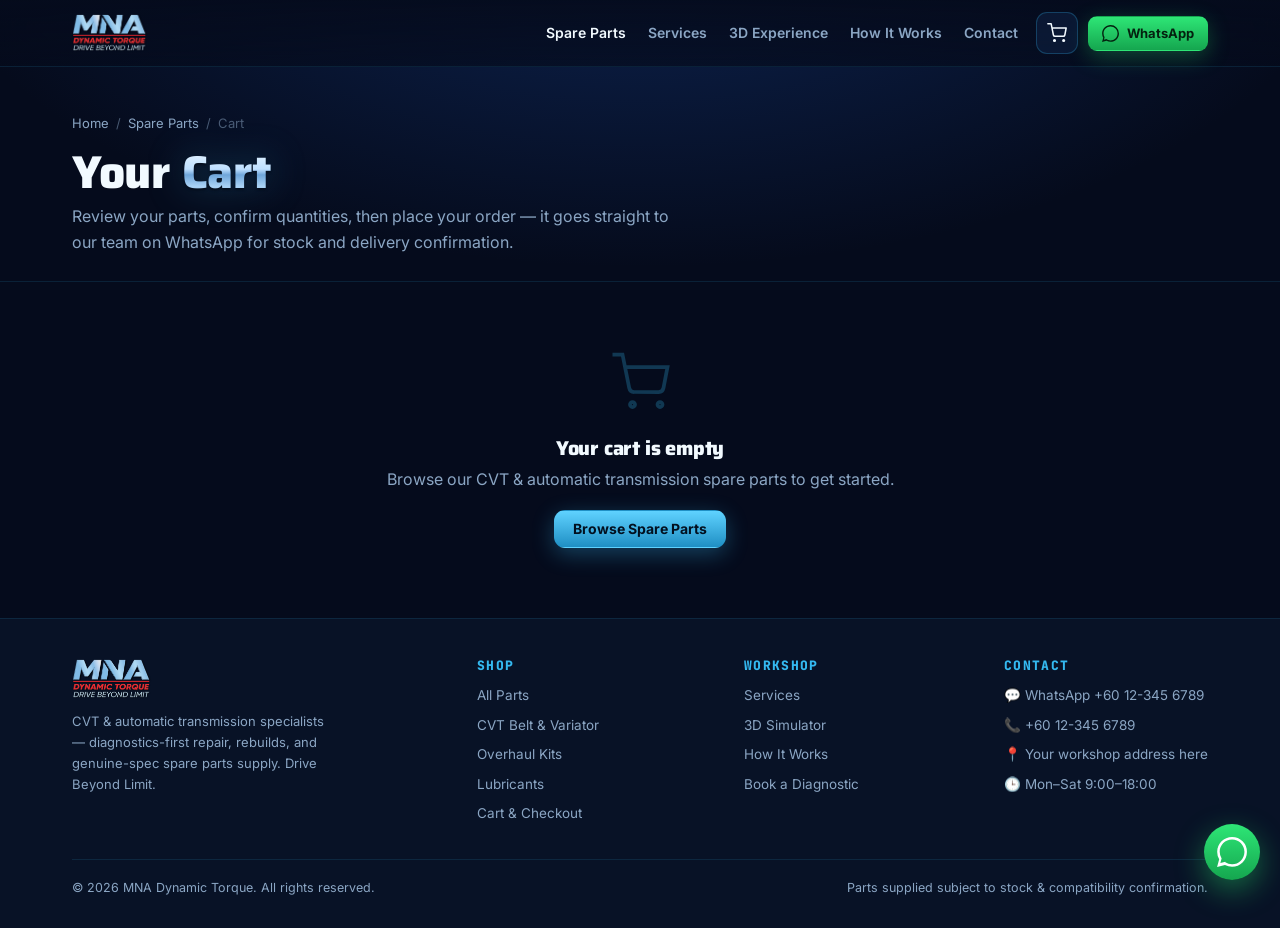
<file: cart.html>
<!doctype html>
<html lang="en">
<head>
<meta charset="utf-8" />
<meta name="viewport" content="width=device-width, initial-scale=1" />
<title>Cart & Checkout · MNA Dynamic Torque</title>
<meta name="description" content="Review your transmission spare parts order and check out via WhatsApp — MNA Dynamic Torque." />
<meta name="theme-color" content="#050b1c" />
<meta name="robots" content="noindex" />
<link rel="icon" type="image/png" href="assets/mna-logo.png" />
<link rel="preconnect" href="https://fonts.googleapis.com">
<link rel="preconnect" href="https://fonts.gstatic.com" crossorigin>
<link href="https://fonts.googleapis.com/css2?family=Saira:ital,wght@0,600;0,700;0,800;1,700&family=Inter:wght@400;500;600;700&family=JetBrains+Mono:wght@500;600&display=swap" rel="stylesheet">
<link rel="stylesheet" href="assets/shop.css" />
</head>
<body>

<div data-mount="header"></div>

<section class="page-head"><div class="wrap">
  <div class="breadcrumb"><a href="index.html">Home</a><span>/</span><a href="shop.html">Spare Parts</a><span>/</span><span>Cart</span></div>
  <h1>Your <span class="chrome">Cart</span></h1>
  <p>Review your parts, confirm quantities, then place your order — it goes straight to our team on WhatsApp for stock and delivery confirmation.</p>
</div></section>

<div class="wrap">
  <div id="cartRoot"></div>
</div>

<div data-mount="footer"></div>

<script src="assets/catalog.js"></script>
<script src="assets/shop.js"></script>
<script>
(function(){
  var C = window.MNACatalog, S = window.MNAShop;
  S.mountChrome('shop');
  var root = document.getElementById('cartRoot');

  function emptyState(){
    return '<div class="empty">'+
      '<svg viewBox="0 0 24 24" stroke-width="1.5"><circle cx="9" cy="21" r="1"/><circle cx="20" cy="21" r="1"/>'+
      '<path d="M1 1h4l2.68 13.39a2 2 0 0 0 2 1.61h9.72a2 2 0 0 0 2-1.61L23 6H6"/></svg>'+
      '<h3>Your cart is empty</h3><p>Browse our CVT & automatic transmission spare parts to get started.</p>'+
      '<a class="btn btn-cyan" href="shop.html" style="margin-top:18px">Browse Spare Parts</a></div>';
  }

  function rowFor(line){
    var p = line.product;
    return '<div class="cart-row" data-id="'+p.id+'">'+
      '<a class="ci-thumb" href="product.html?slug='+p.slug+'"><img src="'+C.thumbFor(p)+'" alt="'+p.name+'"/></a>'+
      '<div class="ci-mid">'+
        '<div><h3><a href="product.html?slug='+p.slug+'">'+p.name+'</a></h3>'+
        '<div class="meta">'+p.sku+' · '+(C.categoryInfo(p.category)||{}).name+'</div></div>'+
        '<div class="ci-controls">'+
          '<div class="qty">'+
            '<button type="button" data-act="dec" aria-label="Decrease">–</button>'+
            '<input type="number" min="1" value="'+line.qty+'" data-act="qty" inputmode="numeric"/>'+
            '<button type="button" data-act="inc" aria-label="Increase">+</button>'+
          '</div>'+
          '<button class="remove" data-act="remove"><svg viewBox="0 0 24 24" width="14" height="14" fill="none" stroke="currentColor" stroke-width="2"><path d="M3 6h18M8 6V4h8v2M19 6l-1 14H6L5 6"/></svg>Remove</button>'+
        '</div>'+
      '</div>'+
      '<div class="ci-price"><div class="line">'+C.formatPrice(line.subtotal)+'</div>'+
        '<div class="each'+(line.isWholesale?' ws':'')+'">'+C.formatPrice(line.unit)+' ea'+(line.isWholesale?' · wholesale':'')+'</div></div>'+
    '</div>';
  }

  function summaryHtml(t){
    var save = t.savings>0.005 ? '<div class="sum-row"><span>Wholesale savings</span><span class="save">– '+C.formatPrice(t.savings)+'</span></div>' : '';
    return '<div class="summary">'+
      '<h3>Order Summary</h3>'+
      '<div class="sum-row"><span>Items</span><span>'+t.count+'</span></div>'+
      '<div class="sum-row"><span>Subtotal</span><span>'+C.formatPrice(t.subtotal)+'</span></div>'+
      save+
      '<div class="sum-row muted"><span>Delivery</span><span>Quoted on confirmation</span></div>'+
      '<div class="sum-row total"><span>Total</span><b>'+C.formatPrice(t.subtotal)+'</b></div>'+

      '<form id="checkoutForm" novalidate style="margin-top:6px">'+
        '<div class="field" id="f-name"><label>Full name <span class="req">*</span></label>'+
          '<input name="name" autocomplete="name" placeholder="e.g. Ahmad bin Ali"/><span class="err">Please enter your name.</span></div>'+
        '<div class="field" id="f-phone"><label>Phone / WhatsApp <span class="req">*</span></label>'+
          '<input name="phone" autocomplete="tel" inputmode="tel" placeholder="e.g. 012-345 6789"/><span class="err">Please enter a valid phone number.</span></div>'+
        '<div class="field"><label>Buyer type</label>'+
          '<select name="type"><option value="Retail / Individual">Retail / Individual</option>'+
          '<option value="Workshop / Trade">Workshop / Trade (wholesale)</option></select></div>'+
        '<div class="field" id="company-wrap" style="display:none"><label>Workshop / company name</label>'+
          '<input name="company" placeholder="Business name"/></div>'+
        '<div class="field"><label>Delivery address</label>'+
          '<textarea name="address" placeholder="Where should we ship the parts? (Leave blank for self-collect)"></textarea></div>'+
        '<div class="field"><label>Notes</label>'+
          '<textarea name="notes" placeholder="Vehicle, gearbox code, or anything we should know"></textarea></div>'+
        '<button type="submit" class="btn btn-wa btn-block" style="margin-top:4px">'+
          '<svg viewBox="0 0 24 24"><path d="M.057 24l1.687-6.163a11.867 11.867 0 01-1.587-5.945C.16 5.335 5.495 0 12.05 0a11.82 11.82 0 018.413 3.488 11.82 11.82 0 013.48 8.414c-.003 6.557-5.338 11.892-11.893 11.892a11.9 11.9 0 01-5.688-1.448L.057 24zm6.597-3.807c1.676.995 3.276 1.591 5.392 1.592 5.448 0 9.886-4.434 9.889-9.885.002-5.462-4.415-9.89-9.881-9.892-5.452 0-9.887 4.434-9.889 9.884a9.86 9.86 0 001.519 5.262l-.999 3.648 3.969-1.04z"/></svg>'+
          'Place order on WhatsApp</button>'+
        '<button type="button" class="btn btn-ghost btn-block btn-sm" id="clearBtn" style="margin-top:9px">Clear cart</button>'+
        '<p style="font-size:11.5px;color:var(--dim);text-align:center;margin-top:10px">No payment is taken online. We confirm stock, final price &amp; delivery before you pay.</p>'+
      '</form>'+
    '</div>';
  }

  function render(){
    var items = S.getItems();
    if (!items.length){ root.innerHTML = emptyState(); return; }

    var lines = items.map(function(i){ return S.lineFor(i); }).filter(Boolean);
    var t = S.totals();

    root.innerHTML =
      '<div class="cart-wrap">'+
        '<div><div class="cart-items">'+ lines.map(rowFor).join('') +'</div>'+
          '<a href="shop.html" class="btn btn-ghost btn-sm" style="margin-top:16px">← Continue shopping</a></div>'+
        summaryHtml(t)+
      '</div>';

    bindRows();
    bindForm();
  }

  function bindRows(){
    Array.prototype.forEach.call(root.querySelectorAll('.cart-row'), function(row){
      var id = row.getAttribute('data-id');
      row.querySelector('[data-act="inc"]').addEventListener('click', function(){
        var it = S.getItems().find(function(x){return x.id===id;}); S.setQty(id, (it?it.qty:1)+1); render();
      });
      row.querySelector('[data-act="dec"]').addEventListener('click', function(){
        var it = S.getItems().find(function(x){return x.id===id;}); S.setQty(id, (it?it.qty:1)-1); render();
      });
      row.querySelector('[data-act="qty"]').addEventListener('change', function(e){
        S.setQty(id, e.target.value); render();
      });
      row.querySelector('[data-act="remove"]').addEventListener('click', function(){
        S.remove(id); render();
      });
    });
  }

  function bindForm(){
    var form = document.getElementById('checkoutForm');
    if (!form) return;
    var typeSel = form.querySelector('[name="type"]');
    var companyWrap = document.getElementById('company-wrap');
    typeSel.addEventListener('change', function(){
      companyWrap.style.display = /Trade/.test(typeSel.value) ? 'flex' : 'none';
    });
    document.getElementById('clearBtn').addEventListener('click', function(){
      if (confirm('Remove all items from your cart?')){ S.clear(); render(); }
    });

    form.addEventListener('submit', function(e){
      e.preventDefault();
      var name = form.name.value.trim();
      var phone = form.phone.value.trim();
      var ok = true;
      var fName = document.getElementById('f-name'), fPhone = document.getElementById('f-phone');
      fName.classList.toggle('invalid', !name); if(!name) ok=false;
      var phoneOk = /[0-9]{7,}/.test(phone.replace(/[^0-9]/g,''));
      fPhone.classList.toggle('invalid', !phoneOk); if(!phoneOk) ok=false;
      if (!ok){ S.toast('Please fill in your name and phone number', false); return; }

      var customer = {
        name: name, phone: phone,
        type: typeSel.value,
        company: form.company ? form.company.value.trim() : '',
        address: form.address.value.trim(),
        notes: form.notes.value.trim(),
      };
      var url = S.orderUrl(customer);
      S.toast('Opening WhatsApp to send your order…');
      window.open(url, '_blank', 'noopener');
    });
  }

  document.addEventListener('cart:change', S.updateBadge);
  render();
})();
</script>
</body>
</html>
</file>
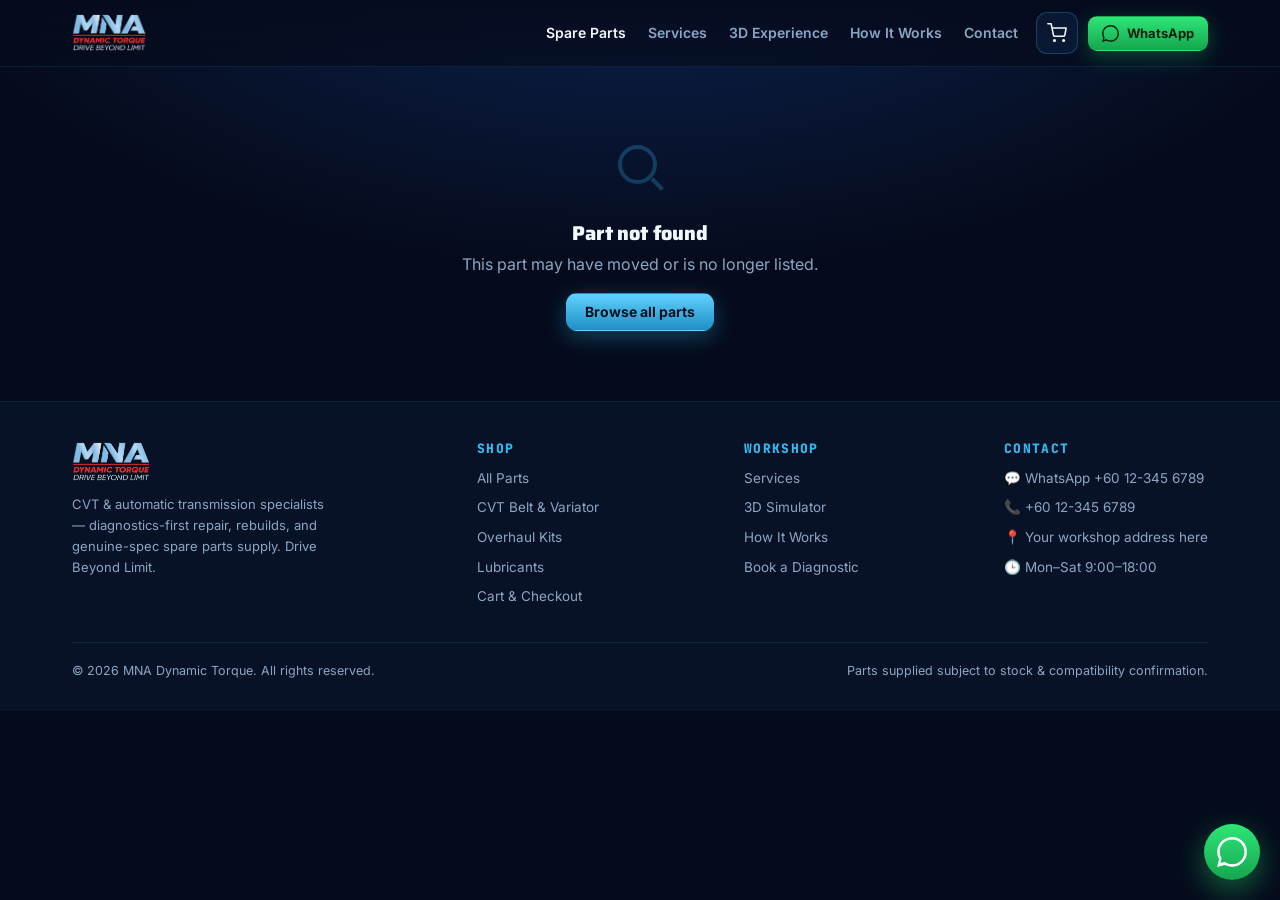
<file: product.html>
<!doctype html>
<html lang="en">
<head>
<meta charset="utf-8" />
<meta name="viewport" content="width=device-width, initial-scale=1" />
<title>Part Details · MNA Dynamic Torque</title>
<meta name="description" content="Transmission spare part details, specifications and vehicle compatibility — MNA Dynamic Torque spare parts supply." />
<meta name="theme-color" content="#050b1c" />
<link rel="icon" type="image/png" href="assets/mna-logo.png" />
<link rel="preconnect" href="https://fonts.googleapis.com">
<link rel="preconnect" href="https://fonts.gstatic.com" crossorigin>
<link href="https://fonts.googleapis.com/css2?family=Saira:ital,wght@0,600;0,700;0,800;1,700&family=Inter:wght@400;500;600;700&family=JetBrains+Mono:wght@500;600&display=swap" rel="stylesheet">
<link rel="stylesheet" href="assets/shop.css" />
</head>
<body>

<div data-mount="header"></div>

<div class="wrap">
  <div id="pdRoot">
    <!-- product detail injected here -->
  </div>
</div>

<div data-mount="footer"></div>

<script src="assets/catalog.js"></script>
<script src="assets/shop.js"></script>
<script>
(function(){
  var C = window.MNACatalog, S = window.MNAShop;
  S.mountChrome('shop');

  var params = new URLSearchParams(location.search);
  var slug = params.get('slug');
  var p = slug ? C.bySlug(slug) : null;
  var root = document.getElementById('pdRoot');

  if (!p){
    root.innerHTML = '<div class="empty">'+
      '<svg viewBox="0 0 24 24" stroke-width="1.6"><circle cx="11" cy="11" r="7"/><path d="M21 21l-4.3-4.3"/></svg>'+
      '<h3>Part not found</h3><p>This part may have moved or is no longer listed.</p>'+
      '<a class="btn btn-cyan" href="shop.html" style="margin-top:16px">Browse all parts</a></div>';
    return;
  }

  document.title = p.name + ' · MNA Dynamic Torque';
  var cat = C.categoryInfo(p.category) || {name:p.category};
  var out = p.stockStatus==='out_of_stock';

  function stockLine(){
    if (out) return '<span class="tag tag-out">Out of stock</span>';
    if (p.stockStatus==='low_stock') return '<span class="tag tag-low">Low stock — '+p.stockQty+' left</span>';
    return '<span class="tag tag-stock">In stock</span>';
  }

  var specRows = Object.keys(p.specifications||{}).map(function(k){
    return '<tr><td>'+k.replace(/([A-Z])/g,' $1')+'</td><td>'+p.specifications[k]+'</td></tr>';
  }).join('');

  var vehicles = (p.compatibleVehicles||[]).map(function(v){return '<span class="chip">'+v+'</span>';}).join('');
  var boxes = (p.compatibleGearboxes||[]).map(function(v){return '<span class="chip">'+v+'</span>';}).join('');

  var wsBlock = (p.wholesalePrice && p.minWholesaleQty)
    ? '<div class="ws-chip"><b>'+C.formatPrice(p.wholesalePrice)+'</b><span>WHOLESALE · '+p.minWholesaleQty+'+ UNITS</span></div>'
    : '';

  root.innerHTML =
    '<div class="breadcrumb" style="padding-top:22px">'+
      '<a href="index.html">Home</a><span>/</span>'+
      '<a href="shop.html">Spare Parts</a><span>/</span>'+
      '<a href="shop.html?cat='+p.category+'">'+cat.name+'</a><span>/</span><span>'+p.name+'</span></div>'+
    '<div class="pd">'+
      '<div class="pd-media">'+
        '<div class="pd-hero"><img src="'+C.thumbFor(p)+'" alt="'+p.name+'"/>'+
          '<div class="badges" style="position:absolute;top:14px;left:14px;display:flex;gap:7px">'+
            (p.isFeatured?'<span class="tag tag-feat">Featured</span>':'')+stockLine()+'</div></div>'+
      '</div>'+
      '<div class="pd-info">'+
        '<div class="pd-cat">'+cat.name+'</div>'+
        '<h1>'+p.name+'</h1>'+
        '<div class="sku">SKU '+p.sku+'</div>'+
        '<p class="lead">'+p.description+'</p>'+
        '<div class="price-block">'+
          '<div><div class="big">'+C.formatPrice(p.price)+'</div><div class="unit">per unit · incl. SST where applicable</div></div>'+
          wsBlock+
        '</div>'+
        '<div class="add-row">'+
          '<div class="qty">'+
            '<button type="button" id="dec" aria-label="Decrease">–</button>'+
            '<input id="qty" type="number" min="1" max="'+(p.stockQty||99)+'" value="1" inputmode="numeric"/>'+
            '<button type="button" id="inc" aria-label="Increase">+</button>'+
          '</div>'+
          '<button class="btn btn-cyan" id="addBtn"'+(out?' disabled':'')+'>'+(out?'Sold out':'Add to cart')+'</button>'+
          '<a class="btn btn-wa" id="askBtn" href="#" target="_blank" rel="noopener">Ask about this part</a>'+
        '</div>'+
        '<div class="sec-title">Specifications</div>'+
        '<table class="spec-table">'+specRows+'</table>'+
        (vehicles?('<div class="sec-title">Compatible Vehicles</div><div class="chips">'+vehicles+'</div>'):'')+
        (boxes?('<div class="sec-title">Compatible Gearboxes</div><div class="chips">'+boxes+'</div>'):'')+
        '<p style="font-size:12.5px;color:var(--dim);margin-top:8px">Always confirm fitment by gearbox code before ordering. Our team can verify compatibility on WhatsApp.</p>'+
      '</div>'+
    '</div>';

  // qty controls
  var qty = document.getElementById('qty');
  var maxQ = p.stockQty || 99;
  function clamp(){ var v = parseInt(qty.value,10)||1; qty.value = Math.max(1, Math.min(maxQ, v)); }
  document.getElementById('inc').addEventListener('click', function(){ qty.value=(parseInt(qty.value,10)||1)+1; clamp(); });
  document.getElementById('dec').addEventListener('click', function(){ qty.value=(parseInt(qty.value,10)||1)-1; clamp(); });
  qty.addEventListener('change', clamp);

  if (!out){
    document.getElementById('addBtn').addEventListener('click', function(){
      S.add(p.id, parseInt(qty.value,10)||1);
    });
  }
  var askMsg = 'Hi MNA, I'+"'"+'m interested in: '+p.name+' ('+p.sku+'). Is it in stock?';
  document.getElementById('askBtn').href = 'https://wa.me/'+S.WHATSAPP+'?text='+encodeURIComponent(askMsg);

  // related parts (same category)
  var related = C.inCategory(p.category).filter(function(x){return x.id!==p.id;}).slice(0,4);
  if (related.length){
    var rel = '<section style="padding:10px 0 70px"><div class="sec-title" style="font-size:14px;margin-bottom:14px">More in '+cat.name+'</div><div class="grid">';
    related.forEach(function(r){
      rel += '<article class="card"><a class="thumb" href="product.html?slug='+r.slug+'"><img src="'+C.thumbFor(r)+'" alt="'+r.name+'"/></a>'+
        '<div class="body"><h3><a href="product.html?slug='+r.slug+'">'+r.name+'</a></h3>'+
        '<div class="sku">'+r.sku+'</div>'+
        '<div class="price-row"><span class="price">'+C.formatPrice(r.price)+'</span></div>'+
        '<div class="card-actions"><a class="btn btn-ghost btn-sm btn-block" href="product.html?slug='+r.slug+'">View</a></div></div></article>';
    });
    rel += '</div></section>';
    root.insertAdjacentHTML('beforeend', rel);
  }
})();
</script>
</body>
</html>
</file>
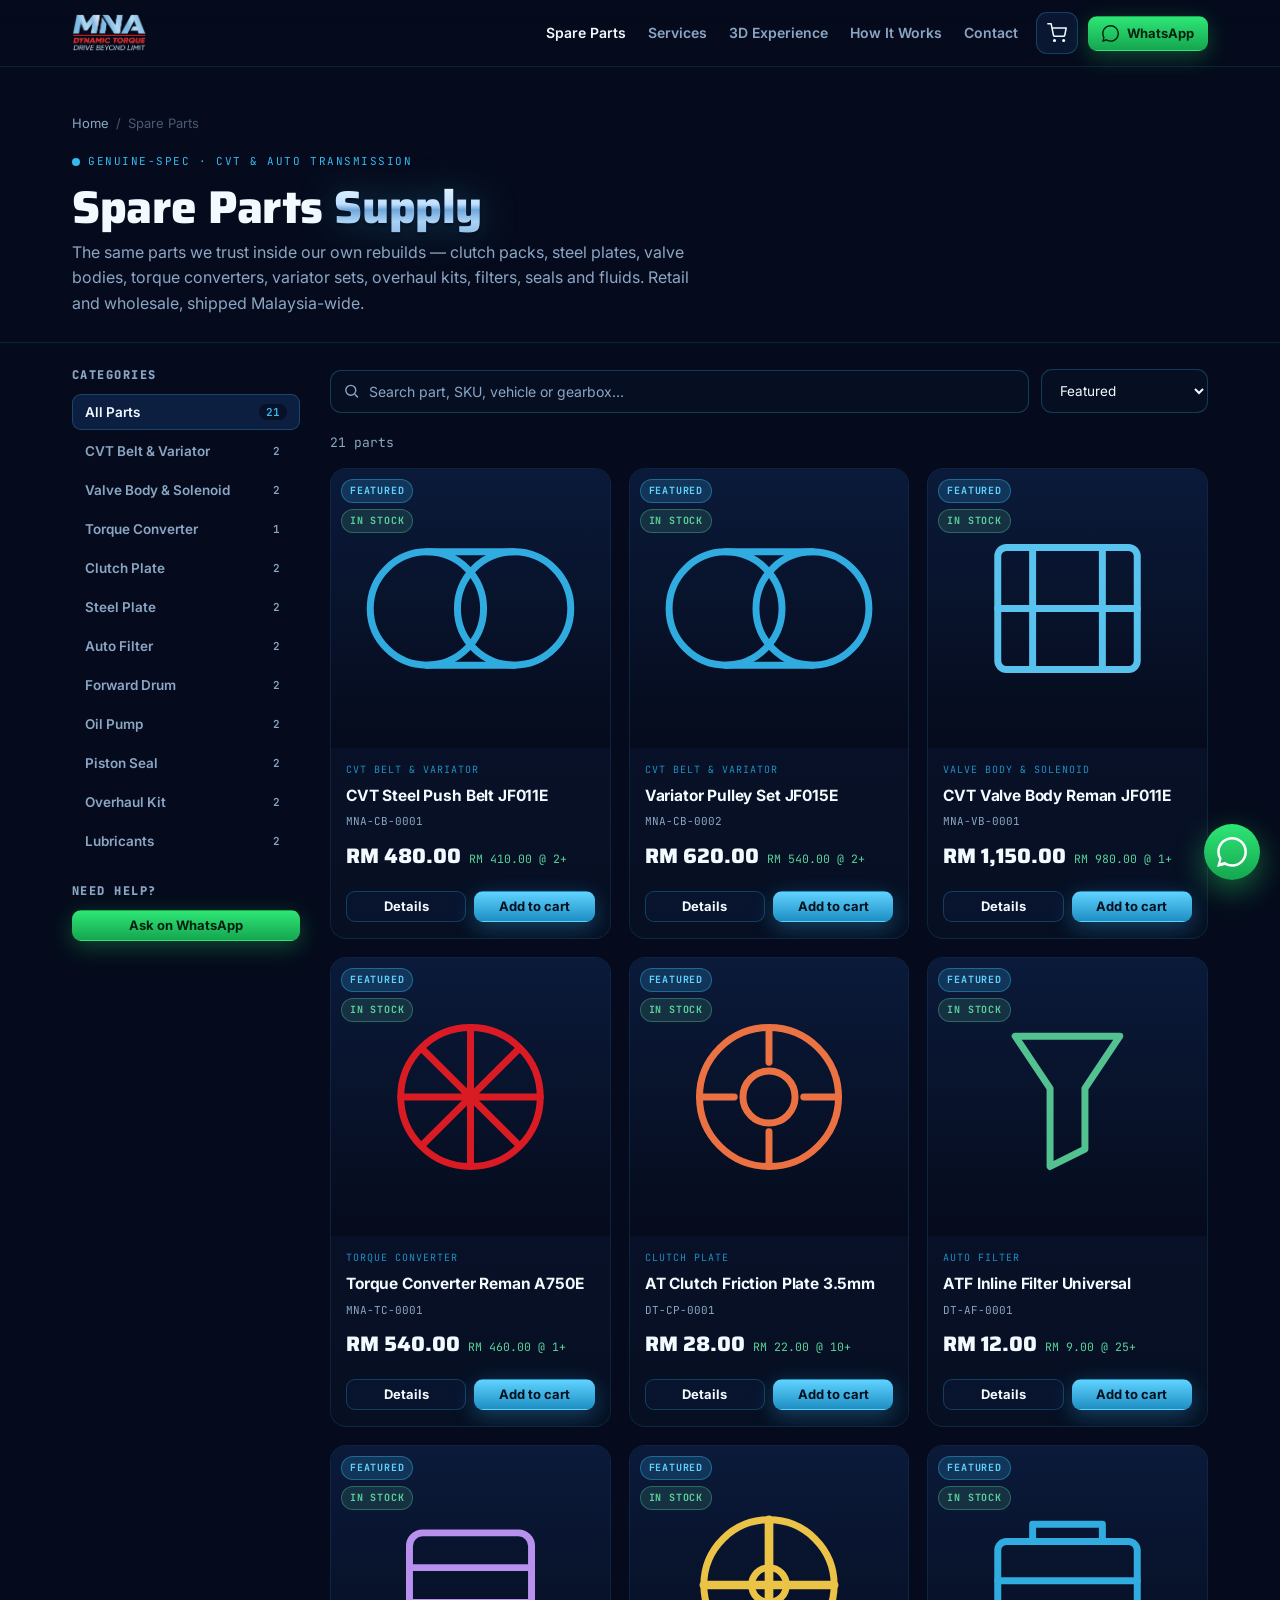
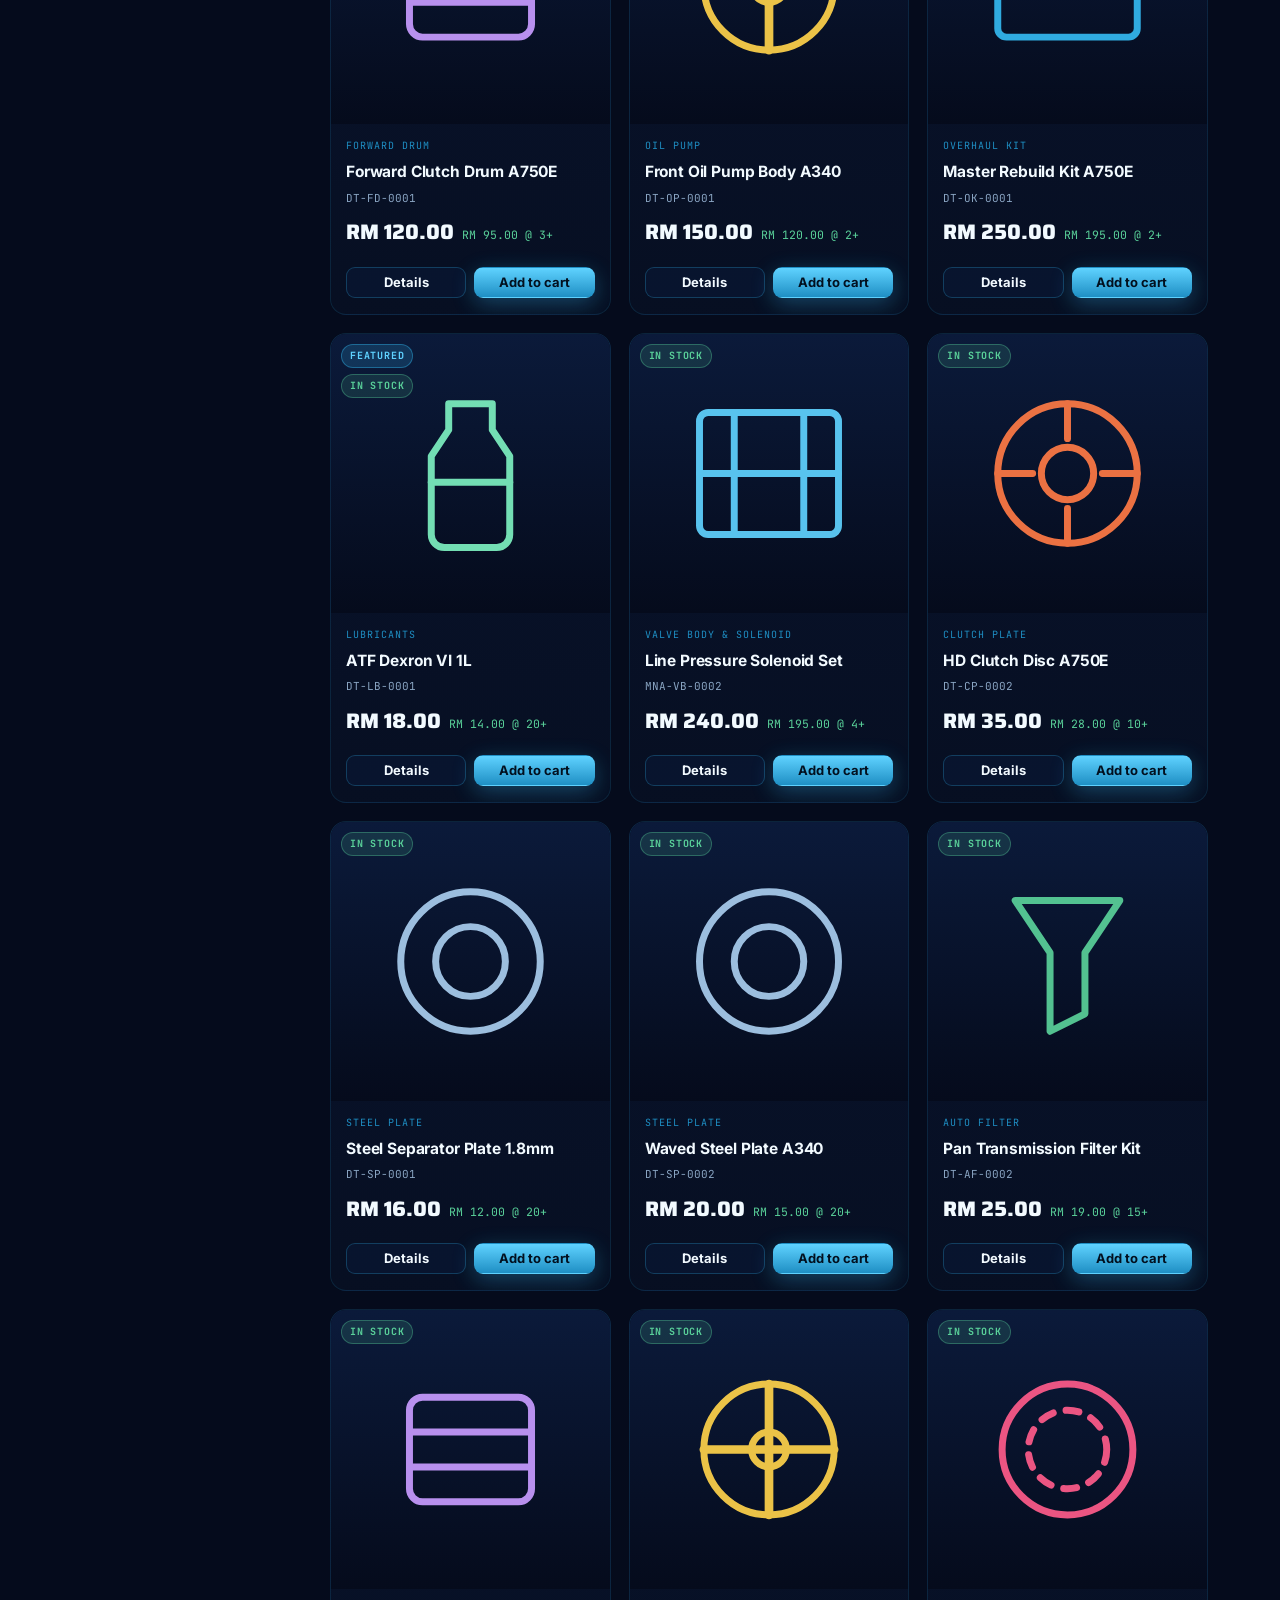
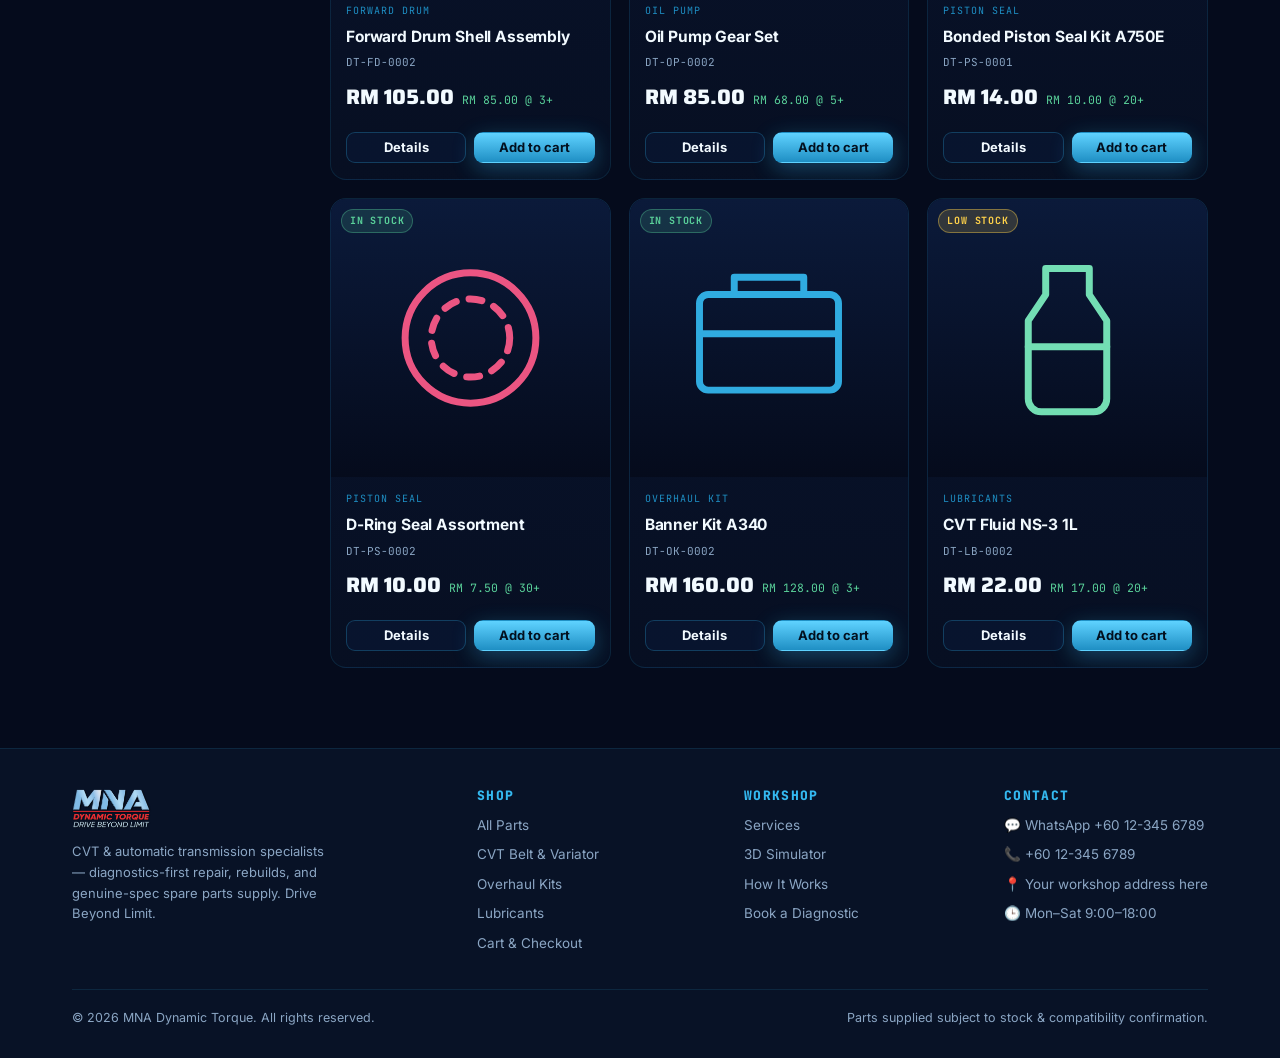
<file: shop.html>
<!doctype html>
<html lang="en">
<head>
<meta charset="utf-8" />
<meta name="viewport" content="width=device-width, initial-scale=1" />
<title>Spare Parts Shop · MNA Dynamic Torque — CVT & Auto Transmission Parts</title>
<meta name="description" content="Genuine-spec CVT and automatic transmission spare parts from MNA Dynamic Torque — clutch plates, steel plates, valve bodies, torque converters, overhaul kits, filters, seals and ATF/CVT fluids. Retail & wholesale. Order on WhatsApp." />
<meta name="theme-color" content="#050b1c" />
<meta property="og:title" content="MNA Dynamic Torque — Spare Parts Shop" />
<meta property="og:description" content="CVT & automatic transmission spare parts. Retail & wholesale. Order on WhatsApp." />
<meta property="og:image" content="assets/mna-packaging.jpg" />
<link rel="icon" type="image/png" href="assets/mna-logo.png" />
<link rel="preconnect" href="https://fonts.googleapis.com">
<link rel="preconnect" href="https://fonts.gstatic.com" crossorigin>
<link href="https://fonts.googleapis.com/css2?family=Saira:ital,wght@0,600;0,700;0,800;1,700&family=Inter:wght@400;500;600;700&family=JetBrains+Mono:wght@500;600&display=swap" rel="stylesheet">
<link rel="stylesheet" href="assets/shop.css" />
</head>
<body>

<div data-mount="header"></div>

<!-- ===================== PAGE HEAD ===================== -->
<section class="page-head"><div class="wrap">
  <div class="breadcrumb"><a href="index.html">Home</a><span>/</span><span>Spare Parts</span></div>
  <span class="eyebrow"><span class="pulse"></span> GENUINE-SPEC · CVT & AUTO TRANSMISSION</span>
  <h1>Spare Parts <span class="chrome">Supply</span></h1>
  <p>The same parts we trust inside our own rebuilds — clutch packs, steel plates, valve bodies, torque converters, variator sets, overhaul kits, filters, seals and fluids. Retail and wholesale, shipped Malaysia-wide.</p>
</div></section>

<!-- ===================== SHOP ===================== -->
<div class="wrap">
  <div class="shop">
    <!-- filters -->
    <aside class="filters">
      <h4>Categories</h4>
      <div class="cat-list" id="catList"></div>
      <h4>Need help?</h4>
      <a class="btn btn-wa btn-block btn-sm" href="https://wa.me/60123456789?text=Hi%20MNA%2C%20I%20need%20help%20finding%20a%20part." target="_blank" rel="noopener">Ask on WhatsApp</a>
    </aside>

    <!-- results -->
    <main>
      <div class="toolbar">
        <div class="search-box">
          <svg viewBox="0 0 24 24" stroke-width="2"><circle cx="11" cy="11" r="7"/><path d="M21 21l-4.3-4.3"/></svg>
          <input id="search" type="search" placeholder="Search part, SKU, vehicle or gearbox…" autocomplete="off" />
        </div>
        <select class="sortsel" id="sort">
          <option value="featured">Featured</option>
          <option value="price-asc">Price: Low to High</option>
          <option value="price-desc">Price: High to Low</option>
          <option value="name">Name: A–Z</option>
        </select>
      </div>
      <div class="result-count" id="count"></div>
      <div class="grid" id="grid"></div>
    </main>
  </div>
</div>

<div data-mount="footer"></div>

<script src="assets/catalog.js"></script>
<script src="assets/shop.js"></script>
<script>
(function(){
  var C = window.MNACatalog, S = window.MNAShop;
  S.mountChrome('shop');

  var state = { cat: 'all', q: '', sort: 'featured' };

  // read ?cat= from URL
  var params = new URLSearchParams(location.search);
  if (params.get('cat')) state.cat = params.get('cat');
  if (params.get('q')) state.q = params.get('q');

  var catList = document.getElementById('catList');
  var grid = document.getElementById('grid');
  var countEl = document.getElementById('count');
  var searchEl = document.getElementById('search');
  var sortEl = document.getElementById('sort');

  searchEl.value = state.q;

  function countIn(slug){ return C.products.filter(function(p){return p.category===slug;}).length; }

  function renderCats(){
    var html = '<button data-cat="all">All Parts <span class="n">'+C.products.length+'</span></button>';
    C.categories.forEach(function(c){
      html += '<button data-cat="'+c.slug+'">'+c.name+' <span class="n">'+countIn(c.slug)+'</span></button>';
    });
    catList.innerHTML = html;
    Array.prototype.forEach.call(catList.querySelectorAll('button'), function(b){
      b.classList.toggle('active', b.getAttribute('data-cat')===state.cat);
      b.addEventListener('click', function(){
        state.cat = b.getAttribute('data-cat');
        Array.prototype.forEach.call(catList.querySelectorAll('button'), function(x){
          x.classList.toggle('active', x===b);
        });
        render();
      });
    });
  }

  function stockBadge(p){
    if (p.stockStatus==='out_of_stock') return '<span class="tag tag-out">Out of stock</span>';
    if (p.stockStatus==='low_stock') return '<span class="tag tag-low">Low stock</span>';
    return '<span class="tag tag-stock">In stock</span>';
  }

  function cardFor(p){
    var ws = (p.wholesalePrice && p.minWholesaleQty)
      ? '<span class="ws">RM '+p.wholesalePrice.toFixed(2)+' @ '+p.minWholesaleQty+'+</span>' : '';
    var out = p.stockStatus==='out_of_stock';
    var cat = C.categoryInfo(p.category);
    return '<article class="card">'+
      '<a class="thumb" href="product.html?slug='+p.slug+'">'+
        '<img src="'+C.thumbFor(p)+'" alt="'+p.name+'" loading="lazy"/>'+
        '<div class="badges">'+(p.isFeatured?'<span class="tag tag-feat">Featured</span>':'')+stockBadge(p)+'</div>'+
      '</a>'+
      '<div class="body">'+
        '<div class="cat">'+(cat?cat.name:p.category)+'</div>'+
        '<h3><a href="product.html?slug='+p.slug+'">'+p.name+'</a></h3>'+
        '<div class="sku">'+p.sku+'</div>'+
        '<div class="price-row"><span class="price">'+C.formatPrice(p.price)+'</span>'+ws+'</div>'+
        '<div class="card-actions">'+
          '<a class="btn btn-ghost btn-sm" href="product.html?slug='+p.slug+'">Details</a>'+
          '<button class="btn btn-cyan btn-sm" data-add="'+p.id+'"'+(out?' disabled':'')+'>'+(out?'Sold out':'Add to cart')+'</button>'+
        '</div>'+
      '</div>'+
    '</article>';
  }

  function render(){
    var list = state.cat==='all' ? C.products.slice() : C.products.filter(function(p){return p.category===state.cat;});
    if (state.q) {
      var matched = C.search(state.q);
      var ids = {}; matched.forEach(function(m){ ids[m.id]=true; });
      list = list.filter(function(p){ return ids[p.id]; });
    }
    if (state.sort==='price-asc') list.sort(function(a,b){return a.price-b.price;});
    else if (state.sort==='price-desc') list.sort(function(a,b){return b.price-a.price;});
    else if (state.sort==='name') list.sort(function(a,b){return a.name.localeCompare(b.name);});
    else list.sort(function(a,b){return (b.isFeatured?1:0)-(a.isFeatured?1:0);});

    countEl.textContent = list.length + (list.length===1?' part':' parts') +
      (state.cat!=='all' ? ' in ' + (C.categoryInfo(state.cat)||{}).name : '') +
      (state.q ? ' matching “'+state.q+'”' : '');

    if (!list.length){
      grid.innerHTML = '<div class="empty" style="grid-column:1/-1">'+
        '<svg viewBox="0 0 24 24" stroke-width="1.6"><circle cx="11" cy="11" r="7"/><path d="M21 21l-4.3-4.3"/></svg>'+
        '<h3>No parts found</h3><p>Try a different search or category — or ask us on WhatsApp.</p></div>';
      return;
    }
    grid.innerHTML = list.map(cardFor).join('');
    Array.prototype.forEach.call(grid.querySelectorAll('[data-add]'), function(btn){
      btn.addEventListener('click', function(){ S.add(btn.getAttribute('data-add'), 1); });
    });
  }

  var t;
  searchEl.addEventListener('input', function(){
    clearTimeout(t);
    t = setTimeout(function(){ state.q = searchEl.value; render(); }, 160);
  });
  sortEl.addEventListener('change', function(){ state.sort = sortEl.value; render(); });

  renderCats();
  render();
})();
</script>
</body>
</html>
</file>
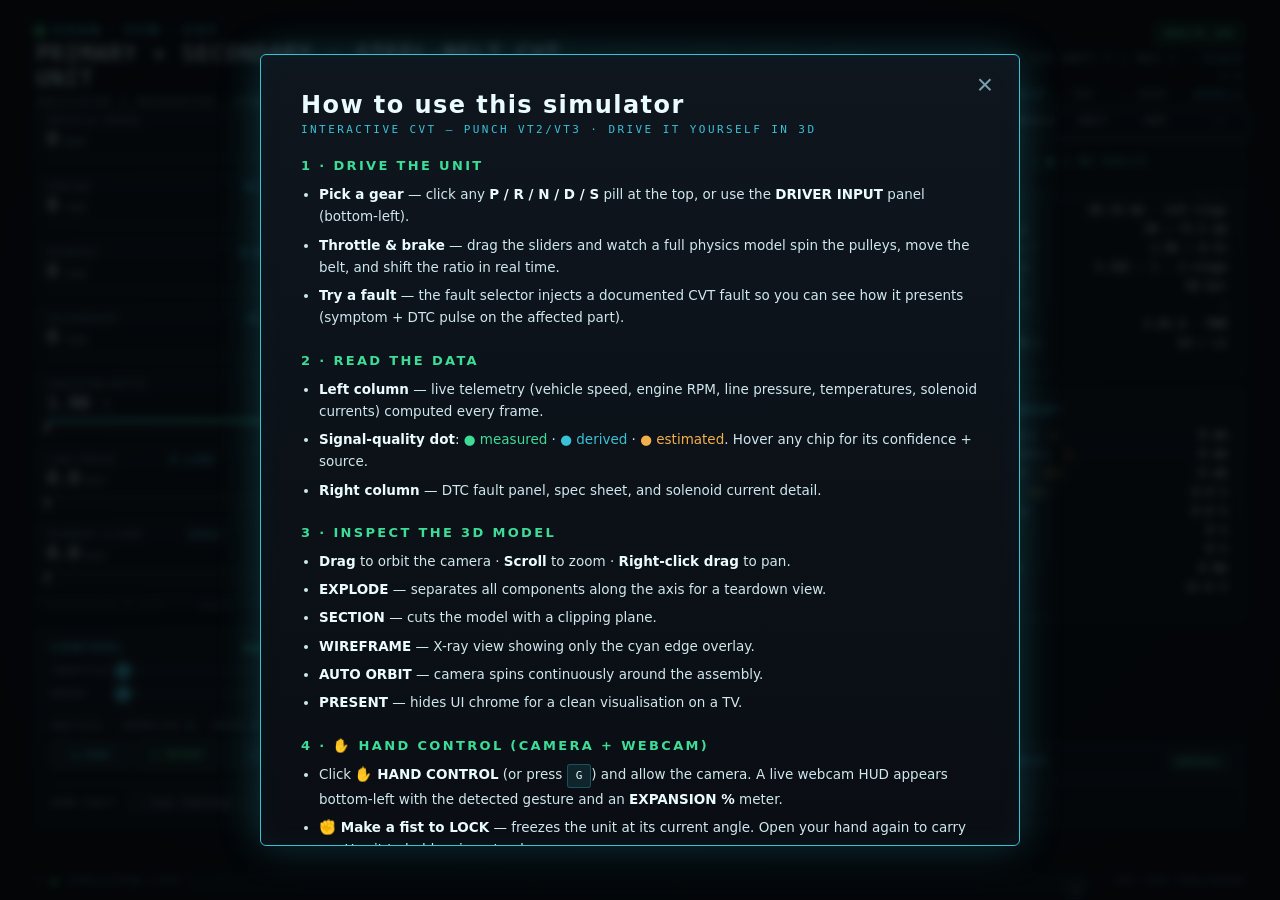
<file: sim.html>
<!doctype html>
<html lang="en">
<head>
<meta charset="utf-8" />
<meta name="viewport" content="width=device-width,initial-scale=1" />
<meta http-equiv="Cache-Control" content="no-cache, no-store, must-revalidate" />
<meta http-equiv="Pragma" content="no-cache" />
<meta http-equiv="Expires" content="0" />
<title>SXAN · CVT Primary + Secondary Unit · Holographic 3D</title>
<style>
  :root{
    --cyan:#39c2d7;
    --green:#3ddc97;
    --amber:#f3b04a;
    --red:#ef6b6b;
    --ink:#05070a;
    --ink2:#0a0e13;
    --line:rgba(57,194,215,.28);
    --line-soft:rgba(57,194,215,.12);
    --text:#cfe7ee;
    --text-dim:#7aa1ad;
  }
  *{box-sizing:border-box}
  html,body{margin:0;padding:0;height:100%;background:var(--ink);color:var(--text);font-family:'Inter',ui-sans-serif,system-ui,sans-serif;overflow:hidden;-webkit-font-smoothing:antialiased}
  #rain,#three{position:fixed;inset:0;width:100vw;height:100vh}
  #rain{z-index:0;opacity:.55}
  #three{z-index:1}
  .hud{position:fixed;z-index:5;pointer-events:none;color:var(--text);text-shadow:0 0 10px rgba(57,194,215,.35)}
  .hud .pe,.hud.pe{pointer-events:auto}   /* .pe on a descendant OR on the .hud element itself */

  .corner{display:none}   /* UX 2026-11-02: decorative frame corners removed */
  .corner.tl{top:18px;left:18px;border-right:none;border-bottom:none}
  .corner.tr{top:18px;right:18px;border-left:none;border-bottom:none}
  .corner.bl{bottom:18px;left:18px;border-right:none;border-top:none}
  .corner.br{bottom:18px;right:18px;border-left:none;border-top:none}

  .topbar{top:0;left:0;right:0;padding:22px 36px;display:flex;justify-content:space-between;align-items:flex-start;gap:24px}
  .brand{display:flex;flex-direction:column;gap:4px}
  .brand .mark{display:flex;align-items:center;gap:10px;font-size:11px;letter-spacing:.32em;color:var(--cyan);text-transform:uppercase;font-weight:600}
  .brand .mark .dot{width:8px;height:8px;background:var(--green);border-radius:50%;box-shadow:0 0 12px var(--green)}
  .brand h1{margin:0;font-family:'JetBrains Mono','SF Mono',ui-monospace,monospace;font-size:22px;font-weight:500;letter-spacing:.06em;color:#eafbff}
  .brand .sub{font-size:10.5px;letter-spacing:.22em;color:var(--text-dim);text-transform:uppercase}

  .meta{text-align:right;font-family:'JetBrains Mono',ui-monospace,monospace;font-size:10.5px;letter-spacing:.18em;color:var(--text-dim);line-height:1.7}
  .meta .k{color:var(--cyan)}
  .meta .ok{color:var(--green)}
  /* Console Pass-1 — HEADER always-on vitals + status cluster */
  .topbar{align-items:center}
  .vitals{display:flex;align-items:center;gap:16px;font-family:'JetBrains Mono',ui-monospace,monospace;flex:0 0 auto}
  .vitals .vc{display:flex;flex-direction:column;align-items:center;gap:2px;min-width:52px}
  .vitals .vc .vk{font-size:8px;letter-spacing:.2em;color:var(--text-dim);text-transform:uppercase;font-weight:600}
  .vitals .vc .vv{font-size:18px;font-weight:600;color:#eafbff;letter-spacing:.02em;line-height:1}
  .vitals .vc .vv .vu{font-size:8px;color:var(--text-dim);letter-spacing:.08em;margin-left:2px}
  .vitals .vc.gear .vv{color:var(--green);text-shadow:0 0 10px rgba(61,220,151,.4)}
  .vitals .sep{width:1px;height:26px;background:var(--line)}
  /* op-badge moved into the vitals row — neutralise its old fixed positioning */
  .vitals .op-badge{position:static;top:auto;left:auto;transform:none;z-index:auto;margin-left:2px}
  .status-cluster{display:flex;align-items:center;gap:8px;justify-content:flex-end;margin-bottom:5px}
  .sc-health{font-size:10px;letter-spacing:.1em;font-weight:600;color:var(--green);border:1px solid rgba(61,220,151,.4);background:rgba(61,220,151,.08);padding:2px 9px;border-radius:2px}
  .sc-health.warn{color:var(--amber);border-color:rgba(243,176,74,.5);background:rgba(243,176,74,.1)}
  .sc-health.crit{color:#ffd9d9;border-color:rgba(239,107,107,.5);background:rgba(239,107,107,.14)}
  .sc-limp{font-size:10px;letter-spacing:.12em;font-weight:600;color:var(--amber);border:1px solid var(--amber);background:rgba(243,176,74,.12);padding:2px 9px;border-radius:2px;display:none}
  .sc-limp.on{display:inline-block;animation:limpPulse 1.5s ease-in-out infinite}

  /* Cap the telemetry stack so it never runs under the driver panel (bottom-
     left). On tall screens all chips fit; on short ones it scrolls instead of
     hiding chips behind the panel. Reserve ~270px at the bottom for the panel. */
  .left-stack{top:108px;left:36px;display:flex;flex-direction:column;gap:8px;width:268px;max-height:calc(100vh - 108px - 292px);overflow-y:auto;overflow-x:visible;padding-right:4px;scrollbar-width:thin;scrollbar-color:rgba(57,194,215,.4) transparent}
  .left-stack::-webkit-scrollbar{width:5px}
  .left-stack::-webkit-scrollbar-thumb{background:rgba(57,194,215,.4);border-radius:3px}
  /* REPLAY mode grows the driver panel (+transport) → reserve more room so the
     telemetry stack still clears it. */
  body.replay-mode .left-stack{max-height:calc(100vh - 108px - 360px)}
  .chip{border:1px solid var(--line);background:linear-gradient(180deg,rgba(10,16,22,.93),rgba(6,9,12,.93));border-radius:4px;padding:10px 12px}
  .chip .label{font-size:9.5px;letter-spacing:.22em;color:var(--text-dim);text-transform:uppercase;display:flex;justify-content:space-between;align-items:center}
  .chip .label .tag{color:var(--cyan);font-weight:600}
  .chip .val{font-family:'JetBrains Mono',ui-monospace,monospace;font-size:22px;color:#eafbff;margin-top:4px;font-variant-numeric:tabular-nums}
  .chip .val .u{font-size:11px;color:var(--text-dim);margin-left:6px;letter-spacing:.1em}
  .chip .bar{height:3px;background:rgba(57,194,215,.12);margin-top:8px;border-radius:1px;overflow:hidden}
  .chip .bar > i{display:block;height:100%;background:linear-gradient(90deg,var(--cyan),var(--green));box-shadow:0 0 8px var(--cyan);transition:width .15s linear}

  .right-stack{top:108px;right:36px;width:308px;display:flex;flex-direction:column;gap:14px}
  .panel{border:1px solid var(--line);background:linear-gradient(180deg,rgba(10,16,22,.93),rgba(6,9,12,.93));border-radius:4px;padding:14px 16px}
  .panel h3{margin:0 0 10px;font-size:10px;letter-spacing:.28em;color:var(--cyan);text-transform:uppercase;font-weight:600;display:flex;justify-content:space-between}
  .panel h3 .id{color:var(--text-dim);font-weight:500}
  .spec{display:grid;grid-template-columns:1fr auto;gap:5px 12px;font-family:'JetBrains Mono',ui-monospace,monospace;font-size:11.5px}
  .spec dt{color:var(--text-dim)}
  .spec dd{margin:0;color:#eafbff;text-align:right;font-variant-numeric:tabular-nums}

  .legend{display:flex;flex-direction:column;gap:6px;font-family:'JetBrains Mono',ui-monospace,monospace;font-size:11px}
  .legend .row{display:flex;align-items:center;gap:8px}
  .legend .sw{width:10px;height:10px;border-radius:1px;border:1px solid rgba(255,255,255,.2)}

  .controls{bottom:96px;left:50%;transform:translateX(-50%);display:flex;flex-direction:column;align-items:center;gap:8px;width:min(740px,92vw)}
  .ctrl-row{display:flex;align-items:center;gap:14px;width:100%}
  .ctrl-row .lbl{font-family:'JetBrains Mono',ui-monospace,monospace;font-size:10.5px;letter-spacing:.18em;color:var(--text-dim);text-transform:uppercase;min-width:110px}
  .ctrl-row .v{font-family:'JetBrains Mono',ui-monospace,monospace;font-size:14px;color:#eafbff;min-width:120px;text-align:right;font-variant-numeric:tabular-nums}
  .ctrl-row input[type=range]{flex:1;appearance:none;-webkit-appearance:none;height:3px;background:rgba(57,194,215,.18);border-radius:0;outline:none;cursor:pointer}
  .ctrl-row input[type=range]::-webkit-slider-thumb{appearance:none;width:14px;height:14px;background:var(--cyan);border-radius:0;rotate:45deg;box-shadow:0 0 12px var(--cyan);cursor:grab}
  .ctrl-row input[type=range]::-moz-range-thumb{width:14px;height:14px;background:var(--cyan);border:none;border-radius:0;box-shadow:0 0 12px var(--cyan);cursor:grab}

  .btns{display:flex;gap:8px;margin-top:6px;flex-wrap:wrap;justify-content:center}
  .btn{pointer-events:auto;border:1px solid var(--line);background:rgba(10,16,22,.92);color:var(--text);font-family:'JetBrains Mono',ui-monospace,monospace;font-size:10.5px;letter-spacing:.18em;padding:8px 14px;border-radius:3px;text-transform:uppercase;cursor:pointer;transition:.15s}
  .btn:hover{border-color:var(--cyan);color:#eafbff;background:rgba(57,194,215,.08)}
  .btn.active{border-color:var(--green);color:var(--green);box-shadow:0 0 14px rgba(61,220,151,.25)}

  .callout{position:fixed;z-index:3;pointer-events:none;font-family:'JetBrains Mono',ui-monospace,monospace;font-size:10.5px;letter-spacing:.06em;color:#eafbff;transform:translate(8px,-50%);opacity:0;transition:opacity .25s}
  .callout.on{opacity:.92}
  .callout .tag{display:inline-flex;align-items:center;gap:6px;background:rgba(5,7,10,.84);border:1px solid rgba(57,194,215,.32);padding:3px 8px;border-radius:2px;box-shadow:0 1px 4px rgba(0,0,0,.55)}
  .callout .tag b{color:var(--cyan);font-weight:600;letter-spacing:.14em;text-transform:uppercase;font-size:9.5px}
  .callout .desc{font-size:9.5px;color:#9eb0bd;margin-top:3px;text-shadow:0 1px 2px rgba(0,0,0,.75)}
  /* Data-quality badge — distinguishes validated-real engineering values from
     provisional (uncalibrated scale) or estimated (no sensor) ones, so a live
     reading is never mistaken for ground truth.  REL=relative/uncalibrated,
     PROV=provisional decode, EST=estimated (modelled, no sensor). */
  .dq{font-size:7.5px;letter-spacing:.08em;color:#d9a04a;border:1px solid rgba(217,160,74,.4);border-radius:2px;padding:0 3px;margin-left:5px;vertical-align:1px;font-weight:600;cursor:help}
  /* Phase 6 — per-chip envelope track: a healthy band + live needle drawn under
     the value, coloured by status (green inside / amber drifting / red outside). */
  .env{position:relative;height:5px;margin-top:3px;border-radius:2px;background:rgba(255,255,255,.05);overflow:visible}
  .env .band{position:absolute;top:0;bottom:0;border-radius:2px;background:rgba(61,220,151,.22);border-left:1px solid rgba(61,220,151,.5);border-right:1px solid rgba(61,220,151,.5);transition:left .25s,width .25s}
  .env .needle{position:absolute;top:-2px;width:0;height:9px;border-left:2px solid #eafbff;transform:translateX(-1px);transition:left .12s,border-color .2s;box-shadow:0 0 4px rgba(234,251,255,.5)}
  .env.s-green  .needle{border-color:#3ddc97}
  .env.s-amber  .needle{border-color:#f3b04a;box-shadow:0 0 5px rgba(243,176,74,.7)}
  .env.s-amber  .band{background:rgba(243,176,74,.18);border-color:rgba(243,176,74,.5)}
  .env.s-red    .needle{border-color:#ef6b6b;box-shadow:0 0 6px rgba(239,107,107,.85)}
  .env.s-red    .band{background:rgba(239,107,107,.16);border-color:rgba(239,107,107,.5)}
  .op-badge{position:fixed;top:152px;left:50%;transform:translateX(-50%);z-index:6;font-family:'JetBrains Mono',ui-monospace,monospace;font-size:9.5px;letter-spacing:.16em;color:var(--cyan);background:rgba(5,9,12,.7);border:1px solid var(--line);padding:3px 10px;border-radius:3px;text-transform:uppercase;opacity:0;transition:opacity .3s}
  .op-badge.on{opacity:.9}
  /* Phase 7 — per-chip sparkline (last 30 s) */
  .chip{position:relative}
  /* sit in the value row (below the label/tag/badge), right-aligned over the
     empty space beside the big value number — never overlapping the title. */
  .spark{position:absolute;top:26px;right:10px;width:58px;height:15px;opacity:.75;pointer-events:none}
  /* Phase 10 — per-signal provenance dot (confidence on hover) */
  .qdot{display:inline-block;width:6px;height:6px;border-radius:50%;margin-right:6px;flex:0 0 auto;vertical-align:middle;box-shadow:0 0 5px currentColor}
  .qdot.q-measured{background:var(--green);color:var(--green)}
  .qdot.q-derived{background:var(--cyan);color:var(--cyan)}
  .qdot.q-estimated{background:var(--amber);color:var(--amber)}
  body.scrubbing .left-stack{box-shadow:-3px 0 0 rgba(234,251,255,.4) inset}

  .scan{position:fixed;inset:0;z-index:2;pointer-events:none;background:repeating-linear-gradient(0deg,rgba(57,194,215,.025) 0 1px,transparent 1px 3px);mix-blend-mode:screen;opacity:.5}
  .vignette{position:fixed;inset:0;z-index:2;pointer-events:none;background:radial-gradient(ellipse at center,transparent 35%,rgba(0,0,0,.78) 100%)}

  /* PHOTOREAL P6 — HUD legibility on the REAL white stage.  Only loose text
     over the canvas flips to ink; the dark panels/chips already read fine. */
  body.real-mode .brand h1{color:#1d2126;text-shadow:none}
  body.real-mode .brand .sub{color:#4b5560}
  body.real-mode .brand .mark{color:#2c6a7e;text-shadow:none}
  body.real-mode .topbar .meta{color:#5a646e}
  body.real-mode .topbar .meta .k{color:#2c6a7e}
  body.real-mode .topbar .meta .ok{color:#1f7a4a}
  body.real-mode .vitals .vc .vv{color:#1d2126;text-shadow:none}
  body.real-mode .vitals .vc .vk{color:#707a84}
  body.real-mode .vitals .vc .vv .vu{color:#707a84}
  body.real-mode .vitals .vc.gear .vv{color:#1f7a4a;text-shadow:none}
  body.real-mode .status,body.real-mode .status-r{color:#707a84}
  body.real-mode .status .ok{color:#1f7a4a}
  body.real-mode .corner{border-color:#aab4be;opacity:.8}
  body.real-mode .xhair{opacity:.25}
  body.real-mode .callout{color:#eafbff}
  body.real-mode .callout .desc{color:#4b5560;text-shadow:none}
  body.real-mode .ctrl-row .lbl{color:#707a84}
  body.real-mode .ctrl-row .v{color:#1d2126}

  .status{position:fixed;bottom:14px;left:36px;z-index:4;font-family:'JetBrains Mono',ui-monospace,monospace;font-size:9.5px;letter-spacing:.2em;color:var(--text-dim);text-transform:uppercase}
  .status .ok{color:var(--green)}
  .status-r{position:fixed;bottom:14px;right:36px;z-index:4;font-family:'JetBrains Mono',ui-monospace,monospace;font-size:9.5px;letter-spacing:.2em;color:var(--text-dim);text-transform:uppercase}

  /* viewport-centre crosshair (debug) */
  .xhair{display:none}   /* UX 2026-11-02: debug crosshair removed from the view */
  .xhair::before,.xhair::after{content:'';position:absolute;background:var(--green);box-shadow:0 0 6px var(--green)}
  .xhair::before{left:50%;top:0;bottom:0;width:1px;transform:translateX(-50%)}
  .xhair::after{top:50%;left:0;right:0;height:1px;transform:translateY(-50%)}
  .xhair span{position:absolute;left:50%;top:50%;width:10px;height:10px;border:1px solid var(--green);border-radius:50%;transform:translate(-50%,-50%);box-shadow:0 0 8px var(--green)}
  .xhair.hide{display:none}

  /* ============================================================
     PHASE 1C HUD additions — Mode strip, DTC panel, gauges, driver controls
  ============================================================ */
  /* Mode strip — BIG clickable buttons, prominent at top centre */
  /* UX 2026-11-02 — compact gear strip tucked under the header so it stops
     hiding the 3D frame (was 18px pills at top:90). */
  .mode-strip{position:fixed;top:72px;left:50%;transform:translateX(-50%);z-index:6;display:flex;flex-direction:column;align-items:center;gap:4px}
  .mode-strip .label{font-family:'JetBrains Mono',ui-monospace,monospace;font-size:8.5px;letter-spacing:.24em;color:var(--text-dim);text-transform:uppercase;font-weight:600}
  .mode-strip .row{display:flex;gap:5px;padding:5px 9px;border:1px solid var(--line);background:linear-gradient(180deg,rgba(10,16,22,.92),rgba(6,9,12,.92));border-radius:6px;box-shadow:0 3px 14px rgba(0,0,0,.35)}
  .mode-strip .pos{font-family:'JetBrains Mono',ui-monospace,monospace;font-size:13px;font-weight:700;padding:6px 12px;min-width:34px;text-align:center;color:var(--text-dim);letter-spacing:.14em;border:1px solid rgba(57,194,215,.2);border-radius:4px;transition:.15s;cursor:pointer;user-select:none;background:rgba(10,16,22,.4);pointer-events:auto !important}
  .mode-strip .pos:hover{color:#eafbff;border-color:var(--cyan);background:rgba(57,194,215,.15);transform:translateY(-1px);box-shadow:0 4px 10px rgba(57,194,215,.2)}
  .mode-strip .pos.on{color:#eafbff;border-color:var(--green);background:rgba(61,220,151,.2);box-shadow:0 0 18px rgba(61,220,151,.5),inset 0 0 12px rgba(61,220,151,.2)}
  .mode-strip .pos.crit{color:var(--red);border-color:var(--red);background:rgba(239,107,107,.15)}
  .mode-strip .sep{color:rgba(57,194,215,.3);align-self:center;font-size:14px;padding:0 2px}
  /* P6 — TIP / manual stepped-mode control (shown only when TIP engaged in D) */
  .tip-control{display:none;align-items:center;gap:8px;padding:5px 8px;border:1px solid var(--line);background:linear-gradient(180deg,rgba(10,16,22,.95),rgba(6,9,12,.95));border-radius:6px;box-shadow:0 4px 16px rgba(0,0,0,.4)}
  .tip-control.on{display:flex}
  .tip-control button{font-family:'JetBrains Mono',ui-monospace,monospace;font-size:18px;font-weight:700;width:34px;height:34px;color:var(--cyan);background:rgba(57,194,215,.1);border:1px solid rgba(57,194,215,.3);border-radius:4px;cursor:pointer;transition:.12s;line-height:1;pointer-events:auto}
  .tip-control button:hover{color:#eafbff;border-color:var(--cyan);background:rgba(57,194,215,.22)}
  .tip-control button:active{transform:translateY(1px)}
  .tip-control .tip-gear{font-family:'JetBrains Mono',ui-monospace,monospace;font-size:15px;font-weight:700;letter-spacing:.12em;color:var(--green);min-width:62px;text-align:center;text-shadow:0 0 8px rgba(61,220,151,.4)}
  .tip-control .tip-gear small{display:block;font-size:7.5px;letter-spacing:.2em;color:var(--text-dim);font-weight:500}

  .dtc-panel{position:fixed;top:108px;right:36px;width:308px;max-height:240px;overflow:auto;border:1px solid var(--line);background:linear-gradient(180deg,rgba(10,16,22,.95),rgba(6,9,12,.95));border-radius:4px;z-index:5}
  .dtc-panel h3{margin:0;padding:10px 14px;font-size:10px;letter-spacing:.28em;color:var(--cyan);text-transform:uppercase;font-weight:600;display:flex;justify-content:space-between;border-bottom:1px solid var(--line-soft)}
  .dtc-panel h3 .count{color:var(--text-dim);font-weight:500}
  .dtc-panel .empty{padding:14px;font-family:'JetBrains Mono',ui-monospace,monospace;font-size:11px;color:var(--green);text-align:center;letter-spacing:.1em}
  .dtc-panel .dtc{cursor:pointer;transition:background .12s,border-color .12s}
  .dtc-panel .dtc:hover{background:rgba(57,194,215,.12)}
  .dtc-panel .dtc.selected{background:rgba(255,49,73,.14);border-left:3px solid var(--red)}
  /* DTC side card — opens to the LEFT of the DTC panel when a row is clicked */
  .dtc-card{position:fixed;top:108px;right:360px;width:340px;max-height:560px;overflow:auto;border:1px solid var(--line);background:linear-gradient(180deg,rgba(10,16,22,.94),rgba(6,9,12,.94));border-radius:4px;backdrop-filter:blur(10px);z-index:7;display:none;font-family:'JetBrains Mono',ui-monospace,monospace}
  .dtc-card.on{display:block;animation:dtcSlide .25s ease-out}
  @keyframes dtcSlide{from{opacity:0;transform:translateX(8px)}to{opacity:1;transform:translateX(0)}}
  .dtc-card h3{margin:0;padding:10px 14px 8px;font-size:10px;letter-spacing:.28em;color:var(--cyan);text-transform:uppercase;font-weight:600;border-bottom:1px solid var(--line-soft);display:flex;justify-content:space-between;align-items:center}
  .dtc-card h3 .x{cursor:pointer;color:var(--text-dim);font-size:14px;padding:0 4px}
  .dtc-card h3 .x:hover{color:var(--red)}
  .dtc-card .body{padding:10px 14px 14px;font-size:10.5px;color:#cfdbe2;line-height:1.5}
  .dtc-card .body .code{color:var(--red);font-weight:600;letter-spacing:.18em;font-size:12px}
  .dtc-card .body .title{color:#eafbff;margin-top:2px;font-size:12px;font-weight:500;letter-spacing:.04em}
  .dtc-card .body .section{margin-top:11px}
  .dtc-card .body .section h4{margin:0 0 4px;font-size:9px;letter-spacing:.22em;color:var(--cyan);text-transform:uppercase;font-weight:600}
  .dtc-card .body ul{margin:0;padding-left:18px;color:#bccad2}
  .dtc-card .body li{margin:2px 0}
  .dtc-card .body .sym{color:#f5d6a5}
  .dtc-card .frame-btn{display:block;width:100%;margin-top:14px;padding:8px;border:1px solid var(--cyan);background:rgba(57,194,215,.12);color:#eafbff;font:600 10px/1 'JetBrains Mono',ui-monospace,monospace;letter-spacing:.18em;border-radius:3px;cursor:pointer;text-transform:uppercase}
  .dtc-card .frame-btn:hover{background:rgba(57,194,215,.25);box-shadow:0 0 12px rgba(57,194,215,.4)}
  .dtc-list{padding:6px 0;font-family:'JetBrains Mono',ui-monospace,monospace;font-size:11px}
  .dtc-list .dtc{display:flex;justify-content:space-between;padding:5px 14px;color:var(--text);border-left:2px solid transparent}
  .dtc-list .dtc.warn{border-left-color:var(--amber);background:rgba(243,176,74,.06)}
  .dtc-list .dtc.crit{border-left-color:var(--red);background:rgba(239,107,107,.08);color:#ffd9d9}
  .dtc-list .dtc .code{color:var(--cyan);font-weight:600;letter-spacing:.06em;flex:0 0 60px}
  .dtc-list .dtc .desc{font-size:10.5px;color:var(--text-dim);flex:1}

  /* Phase 8.2 — CVT DIAGNOSIS findings panel (live from window.__diag rule engine) */
  .diag-panel{position:fixed;bottom:74px;right:36px;width:324px;max-height:calc(100vh - 240px);overflow:auto;border:1px solid var(--line);background:linear-gradient(180deg,rgba(10,16,22,.95),rgba(6,9,12,.95));border-radius:4px;z-index:5;font-family:'JetBrains Mono',ui-monospace,monospace;scrollbar-width:thin;scrollbar-color:rgba(57,194,215,.4) transparent}
  .diag-panel::-webkit-scrollbar{width:5px}
  .diag-panel::-webkit-scrollbar-thumb{background:rgba(57,194,215,.4);border-radius:3px}
  .diag-panel h3{margin:0;padding:10px 14px;font-size:10px;letter-spacing:.28em;color:var(--cyan);text-transform:uppercase;font-weight:600;display:flex;justify-content:space-between;align-items:center;border-bottom:1px solid var(--line-soft);position:sticky;top:0;background:rgba(8,12,17,.97);z-index:1}
  .diag-badge{font-size:8.5px;padding:2px 7px;border-radius:3px;letter-spacing:.14em;border:1px solid transparent;font-weight:600}
  .diag-badge.none{color:var(--green);border-color:rgba(61,220,151,.4);background:rgba(61,220,151,.08)}
  .diag-badge.monitor{color:var(--cyan);border-color:rgba(57,194,215,.4);background:rgba(57,194,215,.08)}
  .diag-badge.warning{color:var(--amber);border-color:rgba(243,176,74,.45);background:rgba(243,176,74,.1)}
  .diag-badge.critical{color:#ffd9d9;border-color:rgba(239,107,107,.5);background:rgba(239,107,107,.14)}
  .diag-empty{padding:16px 14px;font-size:10.5px;color:var(--green);text-align:center;letter-spacing:.1em}
  .diag-list{padding:4px 0}
  .diag-find{padding:8px 14px;border-left:2px solid transparent;border-bottom:1px solid rgba(255,255,255,.035)}
  .diag-find.monitor{border-left-color:var(--cyan)}
  .diag-find.warning{border-left-color:var(--amber);background:rgba(243,176,74,.045)}
  .diag-find.critical{border-left-color:var(--red);background:rgba(239,107,107,.06)}
  .diag-find .sym{font-size:11px;color:var(--text);font-weight:600;display:flex;justify-content:space-between;gap:8px;align-items:baseline}
  .diag-find .sym .conf{font-size:9px;color:var(--text-dim);font-weight:500;white-space:nowrap}
  .diag-find .basis{font-size:8px;letter-spacing:.08em;text-transform:uppercase}
  .diag-find .basis.measured{color:var(--green)} .diag-find .basis.derived{color:var(--amber)} .diag-find .basis.estimated{color:var(--red)}
  .diag-find .comps{margin-top:5px;display:flex;flex-wrap:wrap;gap:4px}
  .diag-find .comps .c{font-size:8px;letter-spacing:.07em;text-transform:uppercase;color:var(--cyan);border:1px solid rgba(57,194,215,.3);border-radius:2px;padding:1px 5px}
  .diag-find .note{margin-top:5px;font-size:9px;color:var(--text-dim);line-height:1.4}
  .diag-find .ref{margin-top:3px;font-size:8.5px;color:var(--text-dim);opacity:.62;line-height:1.35}
  .diag-foot{padding:7px 14px;font-size:8.5px;color:var(--text-dim);border-top:1px solid var(--line-soft);opacity:.8;line-height:1.45;letter-spacing:.04em}
  /* P8.3 — SESSION DUTY / wear-exposure section (honest: estimated, session-relative) */
  .diag-duty{padding:8px 14px;border-top:1px solid var(--line-soft)}
  .diag-duty h4{margin:0 0 6px;font-size:8.5px;letter-spacing:.18em;color:var(--text-dim);text-transform:uppercase;font-weight:600;display:flex;justify-content:space-between;align-items:center}
  .diag-duty h4 .est{color:var(--amber);opacity:.85;font-size:7.5px;letter-spacing:.1em}
  .duty-row{display:flex;align-items:center;gap:7px;margin:4px 0;font-size:9px}
  .duty-row .dn{flex:0 0 60px;color:var(--text);text-transform:uppercase;letter-spacing:.05em}
  .duty-row .db{flex:1;height:6px;background:rgba(255,255,255,.06);border-radius:3px;overflow:hidden}
  .duty-row .db i{display:block;height:100%;border-radius:3px;transition:width .3s}
  .duty-row .dl{flex:0 0 auto;font-size:8px;letter-spacing:.06em;text-transform:uppercase;white-space:nowrap}
  .duty-row.idle .db i,.duty-row.low .db i{background:var(--green)}
  .duty-row.moderate .db i{background:var(--cyan)}
  .duty-row.high .db i{background:var(--amber)}
  .duty-row.severe .db i{background:var(--red)}
  .duty-row.idle .dl,.duty-row.low .dl{color:var(--green)}
  .duty-row.moderate .dl{color:var(--cyan)} .duty-row.high .dl{color:var(--amber)} .duty-row.severe .dl{color:#ffd9d9}
  .diag-duty .disc{margin-top:6px;font-size:7.5px;color:var(--text-dim);opacity:.6;line-height:1.35}
  .diag-duty .none{font-size:8.5px;color:var(--text-dim);opacity:.7}

  /* Console Pass-2 — unified RIGHT READOUT dock (tabbed) */
  .readout{position:fixed;top:104px;right:28px;width:332px;max-height:calc(100vh - 188px);z-index:5;display:flex;flex-direction:column;border:1px solid var(--line);background:linear-gradient(180deg,rgba(10,16,22,.96),rgba(6,9,12,.96));border-radius:5px;overflow:hidden;box-shadow:0 8px 30px rgba(0,0,0,.35);transition:transform .25s ease,opacity .25s ease;pointer-events:auto}
  .readout.collapsed{transform:translateX(calc(100% + 34px));opacity:0;pointer-events:none}
  .cx-collapse{flex:0 0 auto;width:30px;padding:0;color:var(--text-dim);background:transparent;border:none;border-left:1px solid var(--line-soft);cursor:pointer;font-size:13px;transition:.15s}
  .cx-collapse:hover{color:var(--cyan)}
  .readout-reopen{position:fixed;top:104px;right:0;z-index:5;display:none;writing-mode:vertical-rl;padding:11px 5px;font-family:'JetBrains Mono',ui-monospace,monospace;font-size:9px;letter-spacing:.22em;color:var(--cyan);background:linear-gradient(180deg,rgba(10,16,22,.95),rgba(6,9,12,.95));border:1px solid var(--line);border-right:none;border-radius:4px 0 0 4px;cursor:pointer;text-transform:uppercase}
  .readout-reopen:hover{background:rgba(57,194,215,.12)}
  .readout-reopen.on{display:block}

  /* Polish — LEFT control dock collapse (mirrors the right dock) */
  .driver-panel{transition:transform .25s ease,opacity .25s ease}
  .driver-panel.collapsed{transform:translateX(calc(-100% - 44px));opacity:0;pointer-events:none}
  .driver-panel h3 .h3r{display:flex;align-items:center;gap:8px}
  .panel-collapse{background:transparent;border:none;color:var(--text-dim);cursor:pointer;font-size:12px;line-height:1;padding:0 2px;transition:.15s}
  .panel-collapse:hover{color:var(--cyan)}
  .control-reopen{position:fixed;bottom:74px;left:0;z-index:5;display:none;writing-mode:vertical-rl;padding:11px 5px;font-family:'JetBrains Mono',ui-monospace,monospace;font-size:9px;letter-spacing:.22em;color:var(--cyan);background:linear-gradient(180deg,rgba(10,16,22,.95),rgba(6,9,12,.95));border:1px solid var(--line);border-left:none;border-radius:0 4px 4px 0;cursor:pointer;text-transform:uppercase}
  .control-reopen:hover{background:rgba(57,194,215,.12)}
  .control-reopen.on{display:block}

  /* Polish — unified bottom VIEW bar (view toolbar + history timeline in one frame) */
  /* UX 2026-11-02 — viewbar centred (no longer skewed by the control dock) and
     collapsible like the side docks, so the 3D opens unobstructed. */
  .viewbar{position:fixed;left:50%;transform:translateX(-50%);width:min(900px,calc(100vw - 32px));bottom:8px;z-index:8;display:flex;flex-direction:column;gap:6px;padding:8px 26px 6px 10px;border:1px solid var(--line);border-radius:6px;background:linear-gradient(180deg,rgba(8,12,16,.92),rgba(5,8,11,.92));backdrop-filter:blur(6px);box-shadow:0 4px 20px rgba(0,0,0,.45);pointer-events:auto;transition:transform .25s ease,opacity .25s ease}
  .viewbar.collapsed{transform:translate(-50%,calc(100% + 18px));opacity:0;pointer-events:none}
  .vb-collapse{position:absolute;top:4px;right:5px;width:18px;height:18px;line-height:14px;text-align:center;font-size:11px;color:var(--text-dim);background:rgba(10,16,22,.6);border:1px solid var(--line);border-radius:3px;cursor:pointer;pointer-events:auto}
  .vb-collapse:hover{color:#eafbff;border-color:var(--cyan)}
  .viewbar-reopen{position:fixed;bottom:0;left:50%;transform:translateX(-50%);z-index:8;display:none;padding:5px 18px 4px;font-family:'JetBrains Mono',ui-monospace,monospace;font-size:9px;letter-spacing:.22em;color:var(--cyan);background:linear-gradient(180deg,rgba(10,16,22,.95),rgba(6,9,12,.95));border:1px solid var(--line);border-bottom:none;border-radius:6px 6px 0 0;cursor:pointer;text-transform:uppercase}
  .viewbar-reopen:hover{background:rgba(57,194,215,.12)}
  .viewbar-reopen.on{display:block}
  /* Part labels (callouts) are opt-in via the LABELS button */
  body.no-callouts .callout{display:none !important}
  .viewbar .btns{margin-top:0;justify-content:center}
  .viewbar #timeline{flex:0 0 auto}
  .cx-tabs{display:flex;flex:0 0 auto;border-bottom:1px solid var(--line-soft);background:rgba(8,12,17,.6)}
  .cx-tabs button{flex:1;padding:10px 6px;font-family:'JetBrains Mono',ui-monospace,monospace;font-size:9.5px;letter-spacing:.16em;font-weight:600;text-transform:uppercase;color:var(--text-dim);background:transparent;border:none;border-bottom:2px solid transparent;cursor:pointer;transition:.15s}
  .cx-tabs button:hover{color:var(--text)}
  .cx-tabs button.on{color:var(--cyan);border-bottom-color:var(--cyan);background:rgba(57,194,215,.07)}
  .cx-tabpane{display:none;overflow-y:auto;overflow-x:hidden;scrollbar-width:thin;scrollbar-color:rgba(57,194,215,.4) transparent}
  .cx-tabpane.on{display:block}
  .cx-tabpane::-webkit-scrollbar{width:5px}
  .cx-tabpane::-webkit-scrollbar-thumb{background:rgba(57,194,215,.4);border-radius:3px}
  /* neutralise the relocated containers' own fixed positioning + redundant chrome */
  .readout .left-stack,.readout .dtc-panel,.readout .diag-panel,.readout .panel{position:static;top:auto;right:auto;left:auto;bottom:auto;width:auto;max-height:none;transform:none;z-index:auto;background:transparent;border:none;border-radius:0;margin:0;box-shadow:none;backdrop-filter:none}
  .readout .left-stack{display:flex;flex-direction:column;gap:8px;padding:12px;overflow:visible}
  .readout .dtc-panel{border-bottom:1px solid var(--line-soft)}
  .readout .panel{padding:13px 15px}
  #pane-unit .panel{border:none}
  /* the diagnosis panel's sticky header bg needs to match the dock */
  .readout .diag-panel h3{position:static}
  /* M6 — drive-map pane */
  .dm-wrap{padding:12px}
  .dm-canvas{width:100%;aspect-ratio:1/1;border:1px solid var(--line-soft);border-radius:5px;background:rgba(8,12,17,.55);overflow:hidden;position:relative}
  .dm-svg{width:100%;height:100%;display:block}
  .dm-empty{position:absolute;inset:0;display:flex;flex-direction:column;align-items:center;justify-content:center;text-align:center;font-size:9px;letter-spacing:.12em;color:var(--text-dim);text-transform:uppercase;gap:7px;padding:14px}
  .dm-empty span{font-size:8px;opacity:.7;text-transform:none;letter-spacing:.02em;max-width:210px;line-height:1.5}
  .dm-legend{margin-top:9px;display:flex;gap:14px;font-size:8.5px;letter-spacing:.08em;color:var(--text-dim);text-transform:uppercase}
  .dm-legend span{display:flex;align-items:center;gap:5px}
  .dm-legend i{width:8px;height:8px;border-radius:50%;display:inline-block}
  .dm-foot{margin-top:8px;font-size:8.5px;color:var(--text-dim);letter-spacing:.06em}

  /* Phase 8 L1 — LIMP / emergency-mode banner (motion model is in the failure envelope) */
  .limp-banner{position:fixed;top:150px;left:50%;transform:translateX(-50%);z-index:8;display:none;align-items:center;gap:12px;padding:7px 16px;border:1px solid var(--amber);background:rgba(243,176,74,.14);border-radius:4px;color:var(--amber);font-family:'JetBrains Mono',ui-monospace,monospace;font-size:11px;letter-spacing:.2em;text-transform:uppercase;box-shadow:0 0 18px rgba(243,176,74,.25);animation:limpPulse 1.5s ease-in-out infinite}
  .limp-banner.on{display:flex}
  .limp-banner .caps{color:var(--text-dim);font-size:8.5px;letter-spacing:.1em;text-transform:none}
  @keyframes limpPulse{0%,100%{opacity:.82}50%{opacity:1;box-shadow:0 0 26px rgba(243,176,74,.45)}}

  /* compact telemetry chips */
  .left-stack .chip.compact{padding:7px 10px}
  .left-stack .chip.compact .label{font-size:9px;letter-spacing:.2em}
  .left-stack .chip.compact .val{font-size:18px;margin-top:2px}
  .left-stack .chip.compact .bar{margin-top:6px}

  /* thermometer chip — gradient warning zones */
  .chip.temp .bar{background:linear-gradient(90deg,#3ddc97 0%,#3ddc97 50%,#f3b04a 70%,#ef6b6b 90%)}
  .chip.temp .bar > i{background:rgba(0,0,0,.55);float:right}
  .chip.temp.warn .val{color:var(--amber)}
  .chip.temp.crit .val{color:var(--red)}

  .chip.pressure .bar > i{background:linear-gradient(90deg,#39c2d7,#3ddc97)}
  .chip.pressure.high .val{color:var(--amber)}

  /* driver controls — slides up from bottom */
  .driver-panel{position:fixed;bottom:74px;left:36px;width:284px;border:1px solid var(--line);background:linear-gradient(180deg,rgba(10,16,22,.95),rgba(6,9,12,.95));border-radius:4px;padding:12px 14px;z-index:5;display:flex;flex-direction:column;gap:10px}
  .driver-panel h3{margin:0;font-size:10px;letter-spacing:.28em;color:var(--cyan);text-transform:uppercase;font-weight:600;display:flex;justify-content:space-between}
  .driver-panel h3 .src{font-family:'JetBrains Mono',ui-monospace,monospace;font-size:9.5px;color:var(--green);letter-spacing:.16em}
  .driver-panel .row{display:flex;align-items:center;gap:10px}
  .driver-panel .row .lbl{font-family:'JetBrains Mono',ui-monospace,monospace;font-size:9.5px;letter-spacing:.16em;color:var(--text-dim);text-transform:uppercase;width:54px}
  .driver-panel .row input[type=range]{flex:1;-webkit-appearance:none;appearance:none;height:3px;background:rgba(57,194,215,.18);outline:none;cursor:pointer}
  .driver-panel .row input[type=range]::-webkit-slider-thumb{appearance:none;-webkit-appearance:none;width:12px;height:12px;background:var(--cyan);rotate:45deg;box-shadow:0 0 8px var(--cyan);cursor:grab}
  .driver-panel .row input[type=range]::-moz-range-thumb{width:12px;height:12px;background:var(--cyan);border:none;rotate:45deg;box-shadow:0 0 8px var(--cyan);cursor:grab}
  .driver-panel .row .v{font-family:'JetBrains Mono',ui-monospace,monospace;font-size:11px;color:#eafbff;width:42px;text-align:right}
  .driver-panel .selectors{display:flex;gap:4px;flex-wrap:wrap}
  .driver-panel .selectors button{flex:1;min-width:36px;font-family:'JetBrains Mono',ui-monospace,monospace;font-size:10.5px;font-weight:600;letter-spacing:.1em;padding:5px;border:1px solid var(--line);background:rgba(10,16,22,.6);color:var(--text-dim);cursor:pointer;border-radius:3px;transition:.15s}
  .driver-panel .selectors button.on{color:var(--green);border-color:var(--green);background:rgba(61,220,151,.1)}
  .driver-panel .selectors button:hover{color:var(--text)}
  .driver-panel .src-toggle{display:flex;gap:4px}
  .driver-panel .src-toggle button{flex:1;font-family:'JetBrains Mono',ui-monospace,monospace;font-size:9px;letter-spacing:.18em;padding:4px;border:1px solid var(--line);background:rgba(10,16,22,.6);color:var(--text-dim);cursor:pointer;border-radius:2px}
  .driver-panel .src-toggle button.on{color:var(--cyan);border-color:var(--cyan);background:rgba(57,194,215,.08)}
  /* P2 — LIVE source mode: read-only scanner UX (status banner + locked sim controls) */
  .live-banner{display:none}
  body.live-mode .live-banner{display:flex;align-items:center;gap:6px;font-family:'JetBrains Mono',ui-monospace,monospace;font-size:9px;letter-spacing:.14em;padding:5px 7px;margin-top:5px;border-radius:3px;border:1px solid var(--cyan);background:rgba(57,194,215,.08);color:var(--cyan)}
  body.live-mode .live-banner.stale{border-color:#f3b04a;background:rgba(243,176,74,.1);color:#f3b04a}
  body.live-mode .live-banner .dot{width:7px;height:7px;border-radius:50%;background:currentColor;box-shadow:0 0 6px currentColor;flex:none}
  body.live-mode .driver-panel .row,
  body.live-mode #fault-demo{opacity:.3;pointer-events:none;filter:grayscale(.6)}   /* sim-only — N/A on a live car */
  /* Phase 9 — analysis read-out + action buttons */
  .driver-panel .analysis-row{font-family:'JetBrains Mono',ui-monospace,monospace;font-size:9px;letter-spacing:.12em;color:var(--text-dim);text-transform:uppercase;border-top:1px solid var(--line);padding-top:8px;margin-top:2px}
  .driver-panel .analysis-row b{color:var(--cyan);font-weight:700}
  #fault-demo{margin-left:6px;background:rgba(10,16,22,.92);color:var(--text);border:1px solid var(--line);border-radius:3px;font-family:'JetBrains Mono',ui-monospace,monospace;font-size:9px;letter-spacing:.06em;padding:3px 5px;cursor:pointer;max-width:160px}
  #fault-demo:focus{outline:1px solid var(--cyan)}
  .scan-actions{display:flex;gap:6px}
  .scan-actions .sbtn{flex:1;font-family:'JetBrains Mono',ui-monospace,monospace;font-size:9.5px;letter-spacing:.08em;font-weight:600;color:var(--cyan);background:rgba(57,194,215,.08);border:1px solid rgba(57,194,215,.28);border-radius:4px;padding:7px 4px;cursor:pointer;transition:.13s;text-transform:uppercase}
  .scan-actions .sbtn:hover{color:#eafbff;background:rgba(57,194,215,.2);border-color:var(--cyan);box-shadow:0 0 10px rgba(57,194,215,.25)}
  .scan-actions #btn-report{color:var(--green);border-color:rgba(61,220,151,.32);background:rgba(61,220,151,.08)}
  .scan-actions #btn-report:hover{color:#eafff2;background:rgba(61,220,151,.2);border-color:var(--green);box-shadow:0 0 10px rgba(61,220,151,.25)}
  #cap-flash{position:fixed;inset:0;background:#eafbff;opacity:0;pointer-events:none;z-index:60;transition:opacity .12s}
  #cap-flash.on{opacity:.55;transition:opacity .04s}
  /* Phase 8 — replay transport */
  .replay-controls{display:flex;flex-direction:column;gap:7px;padding:8px;border:1px solid rgba(57,194,215,.25);border-radius:3px;background:rgba(57,194,215,.04)}
  .replay-sel{width:100%;font:600 9.5px 'JetBrains Mono',monospace;letter-spacing:.05em;color:#eafbff;background:rgba(10,16,22,.9);border:1px solid var(--line);border-radius:3px;padding:4px 6px;cursor:pointer}
  .replay-transport{display:flex;align-items:center;gap:8px}
  .replay-transport button{width:28px;height:24px;flex:none;font-size:11px;border:1px solid var(--cyan);background:rgba(57,194,215,.1);color:var(--cyan);border-radius:3px;cursor:pointer}
  .replay-transport input[type=range]{flex:1;-webkit-appearance:none;appearance:none;height:4px;background:rgba(57,194,215,.2);outline:none;cursor:pointer;border-radius:2px}
  .replay-transport input[type=range]::-webkit-slider-thumb{appearance:none;-webkit-appearance:none;width:11px;height:11px;background:var(--green);border-radius:50%;box-shadow:0 0 6px var(--green);cursor:grab}
  .replay-transport input[type=range]::-moz-range-thumb{width:11px;height:11px;background:var(--green);border:none;border-radius:50%;cursor:grab}
  .replay-time{font:10px 'JetBrains Mono',monospace;color:#9eb0bd;white-space:nowrap}
  .replay-speed{display:flex;gap:3px}
  .replay-speed button{flex:1;font:600 9px 'JetBrains Mono',monospace;padding:3px 0;border:1px solid var(--line);background:rgba(10,16,22,.6);color:var(--text-dim);border-radius:2px;cursor:pointer}
  .replay-speed button.on{color:var(--green);border-color:var(--green);background:rgba(61,220,151,.12)}

  /* Bridge connection status pill (shown in top-right meta block) */
  .bridge-pill{display:inline-block;padding:2px 8px;border-radius:2px;font-family:'JetBrains Mono',ui-monospace,monospace;font-size:10px;letter-spacing:.14em;font-weight:600;border:1px solid;transition:.2s}
  .bridge-pill.off    { color:#7aa1ad; border-color:rgba(122,161,173,.4); background:rgba(122,161,173,.08) }
  .bridge-pill.nodata { color:var(--amber); border-color:rgba(243,176,74,.5); background:rgba(243,176,74,.08) }
  .bridge-pill.stale  { color:var(--amber); border-color:rgba(243,176,74,.5); background:rgba(243,176,74,.1) }
  .bridge-pill.live   { color:var(--green); border-color:rgba(61,220,151,.55); background:rgba(61,220,151,.1); box-shadow:0 0 8px rgba(61,220,151,.25) }

  /* HELP OVERLAY */
  .help-overlay{position:fixed;inset:0;z-index:50;background:rgba(5,7,10,.78);backdrop-filter:blur(4px);display:flex;align-items:center;justify-content:center;padding:24px;cursor:pointer}
  .help-overlay.hidden{display:none}
  .help-card{background:linear-gradient(180deg,rgba(15,22,30,.98),rgba(10,14,20,.98));border:1px solid var(--cyan);box-shadow:0 0 40px rgba(57,194,215,.25),inset 0 0 28px rgba(57,194,215,.04);border-radius:6px;max-width:760px;width:100%;max-height:88vh;overflow-y:auto;padding:36px 40px;color:var(--text);cursor:default;position:relative}
  .help-card h2{margin:0 0 4px;font-size:24px;font-weight:600;letter-spacing:.06em;color:#eafbff}
  .help-card .help-sub{margin:0 0 22px;font-family:'JetBrains Mono',ui-monospace,monospace;font-size:11px;letter-spacing:.22em;color:var(--cyan);text-transform:uppercase}
  .help-card .help-section{margin-bottom:24px}
  .help-card .help-section h3{margin:0 0 10px;font-size:13px;letter-spacing:.18em;color:var(--green);text-transform:uppercase;font-weight:600}
  .help-card .help-section ul{margin:0;padding-left:18px;line-height:1.65;font-size:13.5px;color:#cfe7ee}
  .help-card .help-section ul li{margin-bottom:6px}
  .help-card .help-section ul li b{color:#eafbff}
  .help-card .help-kbd{border-collapse:collapse;font-size:13px}
  .help-card .help-kbd td{padding:4px 14px 4px 0;color:#cfe7ee}
  .help-card kbd{display:inline-block;padding:2px 8px;background:rgba(57,194,215,.12);border:1px solid var(--line);border-radius:3px;font-family:'JetBrains Mono',ui-monospace,monospace;font-size:11px;color:#eafbff;min-width:24px;text-align:center}
  .help-card .help-foot{margin:0;padding-top:14px;border-top:1px solid var(--line-soft);font-size:11.5px;color:var(--text-dim);letter-spacing:.04em}
  .help-close{position:absolute;top:14px;right:18px;background:transparent;border:none;color:var(--text-dim);font-size:28px;font-weight:300;cursor:pointer;line-height:1;padding:0;width:32px;height:32px;display:flex;align-items:center;justify-content:center;border-radius:50%;transition:.15s}
  .help-close:hover{background:rgba(239,107,107,.15);color:var(--red)}

  /* PRESENTATION MODE — hide all non-essential HUD chrome */
  body.presentation .hud:not(.mode-strip):not(.left-stack):not(.driver-panel):not(.controls):not(.viewbar):not(.topbar){display:none}
  body.presentation #help-overlay{display:none}
  body.presentation .status, body.presentation .status-r, body.presentation .corner, body.presentation .scan{display:none}
  body.presentation .left-stack .chip:nth-child(n+6){display:none}  /* keep only top 5 chips */
  body.presentation .topbar .meta{opacity:.25}
  body.presentation .vignette{opacity:.5}

</style>
<script type="importmap">
{
  "imports": {
    "three": "https://esm.sh/three@0.161.0",
    "three/addons/": "https://esm.sh/three@0.161.0/examples/jsm/"
  }
}
</script>
<style>
  /* ===== Hand-control HUD (webcam preview + live gesture readout) ===== */
  .hand-hud{
    position:fixed;left:22px;bottom:22px;z-index:7;width:230px;
    background:rgba(6,10,16,.82);border:1px solid var(--cyan);border-radius:12px;
    padding:10px;backdrop-filter:blur(10px);
    box-shadow:0 10px 36px rgba(0,0,0,.55),0 0 22px rgba(57,194,215,.30);
    opacity:0;transform:translateY(14px) scale(.96);pointer-events:none;transition:.28s;
  }
  .hand-hud.show{opacity:1;transform:none;}
  .hand-cam{position:relative;width:100%;height:150px;border-radius:9px;overflow:hidden;
    background:#04070a;border:1px solid var(--line);}
  .hand-cam video{width:100%;height:100%;object-fit:cover;transform:scaleX(-1);
    filter:saturate(.55) brightness(.92) contrast(1.08);}
  .hand-cam::after{content:"";position:absolute;inset:0;pointer-events:none;
    background:linear-gradient(rgba(57,194,215,.10),transparent 60%),
      repeating-linear-gradient(0deg,rgba(57,194,215,.06) 0 1px,transparent 1px 3px);}
  .hand-info{display:flex;align-items:baseline;gap:8px;margin-top:8px;}
  .hand-gesture{font-weight:800;letter-spacing:2px;font-size:15px;color:var(--cyan);
    text-shadow:0 0 12px rgba(57,194,215,.6);}
  .hand-gesture[data-g="EXPAND"]{color:var(--green);text-shadow:0 0 12px rgba(61,220,151,.6);}
  .hand-gesture[data-g="ZOOM"]{color:var(--amber);text-shadow:0 0 12px rgba(243,176,74,.6);}
  .hand-gesture[data-g="HOLD"],.hand-gesture[data-g="LOCK"]{color:var(--red);text-shadow:0 0 12px rgba(239,107,107,.6);}
  .hand-gesture[data-g="OFF"],.hand-gesture[data-g="SEARCHING"]{color:var(--text-dim);text-shadow:none;}
  .hand-detail{color:var(--text-dim);font-size:11px;}
  .hand-meter{position:relative;height:16px;margin-top:8px;border:1px solid var(--line);
    border-radius:8px;overflow:hidden;background:rgba(57,194,215,.06);}
  .hand-meter-fill{position:absolute;inset:0;width:0%;background:linear-gradient(90deg,var(--cyan),var(--green));opacity:.5;transition:width .1s linear;}
  .hand-meter span{position:absolute;inset:0;display:flex;align-items:center;justify-content:center;
    font-size:10px;letter-spacing:1px;color:var(--text);}
  .hand-legend{margin-top:7px;color:var(--text-dim);font-size:10.5px;letter-spacing:.3px;}
</style>
</head>
<body>

<!-- ============================================================
     HAND-CONTROL HUD — webcam preview + live gesture / expansion readout
     ============================================================ -->
<div id="hand-hud" class="hand-hud pe">
  <div class="hand-cam" id="hand-cam"></div>
  <div class="hand-info">
    <span class="hand-gesture" id="hand-gesture" data-g="OFF">OFF</span>
    <span class="hand-detail" id="hand-detail"></span>
  </div>
  <div class="hand-meter"><div class="hand-meter-fill" id="hand-expand-fill"></div><span id="hand-expand-label">EXPANSION 0%</span></div>
  <div class="hand-legend">✊ lock · 🖐 palm = rotate · 🤚 back = expand · 🤏 zoom</div>
</div>

<canvas id="rain"></canvas>
<canvas id="three"></canvas>
<div class="scan"></div>
<div class="vignette"></div>

<div class="corner tl"></div><div class="corner tr"></div>
<div class="corner bl"></div><div class="corner br"></div>

<div class="hud topbar">
  <div class="brand">
    <div class="mark"><span class="dot"></span> SXAN · TCM · CVT</div>
    <h1>PRIMARY + SECONDARY · STEEL-BELT CVT UNIT</h1>
    <div class="sub">483319/05 + 483059705 · COMPLETE VARIATOR · BELT-LOOP KINEMATIC SIM</div>
  </div>
  <!-- Console Pass-1 — always-on vitals (never hidden behind a tab) -->
  <div class="vitals" id="vitals">
    <div class="vc gear"><span class="vk">GEAR</span><span class="vv" id="hv-gear">P</span></div>
    <div class="sep"></div>
    <div class="vc"><span class="vk">Speed</span><span class="vv"><span id="hv-speed">0</span><span class="vu">kph</span></span></div>
    <div class="vc"><span class="vk">Engine</span><span class="vv"><span id="hv-rpm">0</span><span class="vu">rpm</span></span></div>
    <div class="vc"><span class="vk">Ratio</span><span class="vv"><span id="hv-ratio">1.96</span><span class="vu">:1</span></span></div>
    <!-- Phase 6 — operating-point badge, now folded into the vitals row -->
    <div class="op-badge" id="op-badge">OP · —</div>
  </div>
  <div class="meta">
    <div class="status-cluster">
      <span class="sc-health" id="hv-health">HEALTH 100</span>
      <span class="sc-limp" id="hv-limp">⚠ LIMP</span>
      <span id="bridge-status" class="bridge-pill off" style="display:none">○ OFFLINE</span>
    </div>
    <div><span class="k">ASSY</span>  CVT-UNIT-7 / REV C · <span class="k">SCALE</span> 1:1</div>
    <div><span class="k">MESH</span>  <span id="m-tris">—</span> TRI · <span id="m-verts">—</span> VERT · <span class="k">WEBGL2</span> <span class="ok">BLOOM</span></div>
  </div>
</div>

<!-- TOP MODE STRIP -->
<div class="hud mode-strip pe">
  <div class="label">GEAR · CLICK TO SHIFT <span id="park-lock" style="display:none;color:var(--amber);letter-spacing:.1em;margin-left:8px">⊘ PARK LOCK</span></div>
  <div class="row">
    <div class="pos" data-pos="P" title="Park">P</div>
    <div class="pos" data-pos="R" title="Reverse — engages planetary + reverse band">R</div>
    <div class="pos" data-pos="N" title="Neutral — clutches released">N</div>
    <div class="pos" data-pos="D" title="Drive — forward clutch engages">D</div>
    <div class="pos" data-pos="S" title="Sport — aggressive shift map">S</div>
    <span class="sep">│</span>
    <div class="pos" data-flag="W" title="Winter mode">W</div>
    <div class="pos" data-flag="T" title="Tip-shift">TIP</div>
  </div>
  <!-- P6 — manual stepped-mode control (visible only when TIP engaged in D) -->
  <div class="tip-control" id="tip-control">
    <button id="tip-down" title="Tip DOWN — lower gear / higher rpm ( − )">−</button>
    <span class="tip-gear" id="tip-gear">M1<small>TIP</small></span>
    <button id="tip-up" title="Tip UP — higher gear / overdrive ( + )">+</button>
  </div>
</div>

<!-- LEFT TELEMETRY STACK — driven from TEL each frame -->
<div class="hud left-stack pe">
  <div class="chip compact">
    <div class="label">VEHICLE SPEED <span class="tag">V</span></div>
    <div class="val"><span id="t-vkph">0</span><span class="u">kph</span></div>
    <div class="bar"><i id="b-vkph" style="width:0%"></i></div>
  </div>
  <div class="chip compact">
    <div class="label">ENGINE <span class="tag">N_MOT</span></div>
    <div class="val"><span id="t-rpm">0</span><span class="u">rpm</span></div>
    <div class="bar"><i id="b-rpm" style="width:0%"></i></div>
  </div>
  <div class="chip compact">
    <div class="label">PRIMARY <span class="tag">N_Prim</span></div>
    <div class="val"><span id="t-nprim">0</span><span class="u">rpm</span></div>
    <div class="bar"><i id="b-nprim" style="width:0%"></i></div>
  </div>
  <div class="chip compact">
    <div class="label">SECONDARY <span class="tag">N_sec</span></div>
    <div class="val"><span id="t-nsec">0</span><span class="u">rpm</span></div>
    <div class="bar"><i id="b-nsec" style="width:0%"></i></div>
  </div>
  <div class="chip compact">
    <div class="label">VARIATOR RATIO <span class="tag">i</span></div>
    <div class="val"><span id="t-ratio">1.96</span><span class="u">:1</span></div>
    <div class="bar"><i id="b-ratio" style="width:100%"></i></div>
    <div class="env" id="env-ratio"><span class="band"></span><span class="needle"></span></div>
  </div>
  <div class="chip compact pressure" id="chip-pline">
    <div class="label">LINE PRESS <span class="tag">P_line</span><span class="dq" title="Envelope-calibrated to bar: confirmed-real signal (load corr r=0.99) scaled so the full-envelope WOT peak = 58 bar (datadict). Trend exact; absolute ±~8 bar pending a workshop gauge-tee.">≈</span></div>
    <div class="val"><span id="t-bar">0.0</span><span class="u">bar</span></div>
    <div class="bar"><i id="b-bar" style="width:0%"></i></div>
    <div class="env" id="env-pline"><span class="band"></span><span class="needle"></span></div>
  </div>
  <div class="chip compact pressure" id="chip-ppri">
    <div class="label">PRIMARY CLAMP <span class="tag">EDS1</span><span class="dq" title="Envelope-calibrated to bar (raw × 0.716). Confirmed-real P_S1 (load corr r=0.96). Trend exact; absolute ±~8 bar pending gauge-tee.">≈</span></div>
    <div class="val"><span id="t-ppri">0.0</span><span class="u">bar</span></div>
    <div class="bar"><i id="b-ppri" style="width:0%"></i></div>
    <div class="env" id="env-ppri"><span class="band"></span><span class="needle"></span></div>
  </div>
  <div class="chip compact pressure" id="chip-psec">
    <div class="label">SECONDARY CLAMP <span class="tag">EDS2</span><span class="dq" title="Envelope-calibrated to bar (raw × 0.716). Confirmed-real P_S2 (load corr r=0.99). Trend exact; absolute ±~8 bar pending gauge-tee.">≈</span></div>
    <div class="val"><span id="t-psec">0.0</span><span class="u">bar</span></div>
    <div class="bar"><i id="b-psec" style="width:0%"></i></div>
    <div class="env" id="env-psec"><span class="band"></span><span class="needle"></span></div>
  </div>
  <div class="chip compact pressure" id="chip-pclu">
    <div class="label">CLUTCH PRESS <span class="tag">EDS3</span><span class="dq" title="Estimated — clutch pressure is not broadcast on the Preve; this is a model value, not a measurement.">EST</span></div>
    <div class="val"><span id="t-pclu">0.0</span><span class="u">bar</span></div>
    <div class="bar"><i id="b-pclu" style="width:0%"></i></div>
    <div class="env" id="env-pclu"><span class="band"></span><span class="needle"></span></div>
  </div>
  <div class="chip compact temp" id="chip-toil">
    <div class="label">OIL TEMP <span class="tag">T_oil</span><span class="dq" title="CVT fluid temp — LID 0x10 byte 22, direct °C. Confirmed best candidate by elimination (range 46-78°C sits in the 60-90°C operating band; coolant/intake/block bytes ruled out). Cold-start capture would give final confirmation.">≈</span></div>
    <div class="val"><span id="t-toil">25.0</span><span class="u">°C</span></div>
    <div class="bar"><i id="b-toil" style="width:100%"></i></div>
    <div class="env" id="env-toil"><span class="band"></span><span class="needle"></span></div>
  </div>
  <div class="chip compact temp" id="chip-tclu">
    <div class="label">CLUTCH TEMP <span class="tag">T_cl</span><span class="dq" title="Estimated — there is no clutch temperature sensor; the TCM models it. This figure is a derived estimate, not a measurement.">EST</span></div>
    <div class="val"><span id="t-tclu">25.0</span><span class="u">°C</span></div>
    <div class="bar"><i id="b-tclu" style="width:100%"></i></div>
    <div class="env" id="env-tclu"><span class="band"></span><span class="needle"></span></div>
  </div>
  <!-- LEGACY chip ids kept for code compatibility (Rp_pri / Rp_sec / N_out) -->
  <div class="chip compact" style="display:none">
    <div class="val"><span id="t-rp">28.0</span></div><div class="bar"><i id="b-rp"></i></div>
    <div class="val"><span id="t-dz">55.0</span></div><div class="bar"><i id="b-dz"></i></div>
    <div class="val"><span id="t-clamp">0</span></div><div class="bar"><i id="b-clamp"></i></div>
  </div>
</div>

<!-- RIGHT: DTC INDICATOR + SPEC -->
<div class="hud right-stack">
  <div class="dtc-panel">
    <h3>ACTIVE DTC <span class="count" id="dtc-count">0 codes</span></h3>
    <div id="dtc-empty" class="empty">[ ● ] NO FAULTS</div>
    <div class="dtc-list" id="dtc-list"></div>
  </div>
  <!-- Phase 5 — DTC side card (interpretation + frame-in-3D) -->
  <div class="dtc-card pe" id="dtc-card">
    <h3><span id="dtc-card-code">—</span><span class="x" id="dtc-card-x">×</span></h3>
    <div class="body" id="dtc-card-body"></div>
  </div>
  <div class="panel" id="panel-spec">
    <h3>CVT UNIT · SPEC <span class="id">VT2-VT3</span></h3>
    <dl class="spec">
      <dt>Centre dist</dt><dd>155 mm</dd>
      <dt>Sheave OD</dt><dd>150 mm</dd>
      <dt>Half-angle</dt><dd>11.0°</dd>
      <dt>Belt</dt><dd>VD 24 mm · 2×9 rings</dd>
      <dt>Belt radius</dt><dd>30 → 72.5 mm</dd>
      <dt>Span (meas.)</dt><dd>1.96 → 0.51</dd>
      <dt>Final drive</dt><dd>5.182 : 1 · 2-stage</dd>
      <dt>Max line P</dt><dd>58 bar</dd>
      <dt>Max input T</dt><dd>—</dd>
      <dt>EDS1/2/3</dt><dd>5.05 Ω · PWM</dd>
      <dt>CAN-H / CAN-L</dt><dd>E4 / L2</dd>
    </dl>
  </div>
  <div class="panel" id="panel-eds">
    <h3>EDS CURRENT</h3>
    <dl class="spec">
      <dt>EDS1 primary <span class="dq" title="Envelope-calibrated to mA (raw × 16, peak → ~700 mA full-duty per datadict). Confirmed-real (tracks P_S1, r=0.67). Trend exact; absolute pending clamp-meter.">≈</span></dt><dd><span id="t-eds1">0</span> mA</dd>
      <dt>EDS2 secondary <span class="dq" title="Envelope-calibrated to mA (raw × 16). Confirmed-real (tracks P_S2). Trend exact; absolute pending clamp-meter.">≈</span></dt><dd><span id="t-eds2">0</span> mA</dd>
      <dt>EDS3 clutch <span class="dq" title="Estimated — EDS3 current not broadcast on the Preve; modelled from clutch pressure.">EST</span></dt><dd><span id="t-eds3">0</span> mA</dd>
      <dt>Belt slip <span class="dq" title="Estimated — derived from clamp-pressure deficit, not a measured slip sensor.">EST</span></dt><dd><span id="t-bslip">0.0</span> %</dd>
      <dt>Clutch slip</dt><dd><span id="t-cslip">0.0</span> %</dd>
      <dt>Throttle</dt><dd><span id="t-thr">0</span> %</dd>
      <dt>Brake</dt><dd><span id="t-brk">0</span> %</dd>
      <dt>Eng torque</dt><dd><span id="t-etq">0</span> Nm</dd>
      <dt>Batt</dt><dd><span id="t-vbat">12.6</span> V</dd>
    </dl>
  </div>
</div>

<!-- Phase 8 L1 — LIMP MODE banner (shown when the motion model is in the failure envelope) -->
<div class="limp-banner" id="limp-banner">⚠ LIMP MODE <span class="caps" id="limp-caps">3200 rpm · 90 km/h · high clamp · no overdrive</span></div>

<!-- Phase 8.2 — CVT DIAGNOSIS findings (live rule-engine output from window.__diag) -->
<div class="diag-panel" id="diag-panel">
  <h3><span>CVT DIAGNOSIS</span><span class="diag-badge none" id="diag-badge">NOMINAL</span></h3>
  <div id="diag-body"></div>
  <div class="diag-duty" id="diag-duty"></div>
  <div class="diag-foot" id="diag-foot">coverage —</div>
</div>

<!-- Console Pass-2 — unified RIGHT READOUT dock (tabs). The live nodes (telemetry
     chips, DTC panel, diagnosis+duty, EDS params, spec) are RELOCATED into these
     panes on load by assembleReadout() — every id/handler is preserved. -->
<div class="hud readout" id="readout-dock">
  <div class="cx-tabs">
    <button data-tab="live" class="on">LIVE</button>
    <button data-tab="diag">DIAGNOSIS</button>
    <button data-tab="unit">UNIT</button>
    <button data-tab="map">MAP</button>
    <button class="cx-collapse" id="readout-collapse" title="Collapse data panel">▸</button>
  </div>
  <div class="cx-tabpane on" data-pane="live" id="pane-live"></div>
  <div class="cx-tabpane" data-pane="diag" id="pane-diag"></div>
  <div class="cx-tabpane" data-pane="unit" id="pane-unit"></div>
  <!-- M6 — terrain drive-map (self-contained path+pins; Google street-map is a key-gated upgrade) -->
  <div class="cx-tabpane" data-pane="map" id="pane-map">
    <div class="dm-wrap">
      <div class="dm-canvas" id="drive-map"></div>
      <div class="dm-legend"><span><i style="background:#3ddc97"></i>now</span><span><i style="background:#f3b04a"></i>warning</span><span><i style="background:#ef6b6b"></i>critical</span></div>
      <div class="dm-foot" id="dm-foot">GPS 0 fixes · 0 fault pins</div>
    </div>
  </div>
</div>
<div class="readout-reopen" id="readout-reopen" title="Show data panel">◂ DATA</div>

<!-- DRIVER INPUT PANEL — manual override / source selector -->
<div class="hud driver-panel pe">
  <h3><span>CONTROL</span><span class="h3r"><span class="src" id="dp-src">MANUAL</span><button class="panel-collapse" id="control-collapse" title="Collapse control panel">◂</button></span></h3>
  <!-- Web edition: MANUAL simulation only (live CAN + session replay removed). -->
  <div class="src-toggle" style="display:none">
    <button data-src="manual" class="on">MANUAL SIM</button>
  </div>
  <div class="row">
    <span class="lbl">THROTTLE</span>
    <input id="ctl-thr" type="range" min="0" max="100" value="0" step="1" />
    <span class="v"><span id="ctl-thr-v">0</span>%</span>
  </div>
  <div class="row">
    <span class="lbl">BRAKE</span>
    <input id="ctl-brk" type="range" min="0" max="100" value="0" step="1" />
    <span class="v"><span id="ctl-brk-v">0</span>%</span>
  </div>
  <!-- Gear selection lives in the single top-center strip (no redundant buttons here). -->
  <!-- Phase 9 — analysis: mark 3D states + generate the diagnostic report -->
  <div class="analysis-row">ANALYSIS · Anomalies <b id="veh-anom">0</b> · Marks <b id="veh-marks">0</b></div>
  <div class="scan-actions">
    <button class="sbtn pe" id="btn-mark"   title="Freeze the current 3D state + telemetry as a report figure (key: M)">◉ MARK</button>
    <button class="sbtn pe" id="btn-report" title="Generate the diagnostic report from this session">⤓ REPORT</button>
    <button class="sbtn pe" id="btn-reset"  title="Start a new analysis session (clears findings + marks)">↺ NEW</button>
  </div>
  <!-- Phase 7 — demo/training: inject a documented fault to SEE its symptom + DTC -->
  <div class="analysis-row" style="margin-top:6px">DEMO FAULT
    <select id="fault-demo" class="pe" title="Inject a documented fault to see how it presents on the unit (training/demo — real faults come from live CAN)">
      <option value="">— none (healthy) —</option>
      <option value="P0944">P0944 · Belt slip</option>
      <option value="P0811">P0811 · Clutch slip</option>
      <option value="P0218">P0218 · High oil temp</option>
      <option value="P2787">P2787 · Clutch over-temp</option>
      <option value="P1765">P1765 · Low sec. pressure</option>
      <option value="P1766">P1766 · High sec. pressure</option>
      <option value="P0730">P0730 · Ratio control fault</option>
      <option value="P0962">P0962 · EDS1 electrical</option>
      <option value="P0966">P0966 · EDS2 electrical</option>
      <option value="P0720">P0720 · Sec. speed sensor</option>
      <option value="P0727">P0727 · Engine speed sensor</option>
      <option value="U0001">U0001 · CAN loss → LIMP mode</option>
      <option value="__ENGOFF">⚠ Engine off (stall / tow) → belt slip</option>
    </select>
  </div>
</div>
<div class="control-reopen" id="control-reopen" title="Show control panel">CONTROL ▸</div>

<!-- Polish — unified bottom VIEW bar; the view toolbar + history timeline are
     relocated into here on load by the console-assembly routine. -->
<div class="hud viewbar" id="viewbar"><button class="vb-collapse" id="viewbar-collapse" title="Hide tools & timeline">▾</button></div>
<div class="viewbar-reopen" id="viewbar-reopen" title="Show tools & timeline">▴ TOOLS · TIMELINE</div>

<div class="hud controls">
  <!-- Legacy LINE PRES / INPUT RPM sliders hidden — these are now driven by
       the simulator + driver panel.  Keeping the elements (hidden) for any
       legacy code paths that read their values; CSS hides them. -->
  <div class="ctrl-row pe" style="display:none">
    <input id="bar" type="range" min="0" max="58" value="0" step="0.5" />
    <span><span id="bar-v">0.0</span></span>
  </div>
  <div class="ctrl-row pe" style="display:none">
    <input id="rpm" type="range" min="0" max="6500" value="0" step="25" />
    <span><span id="rpm-v">0</span></span>
  </div>
  <div class="btns">
    <button class="btn pe" data-cmd="mode" title="Cycle hologram / studio / real rendering">◐ <span id="mode-label">STUDIO MODE</span></button>
    <button class="btn pe" data-cmd="explode" title="Separate the components axially">EXPLODE</button>
    <button class="btn pe" data-cmd="wire" title="Show only edges (X-ray)">WIREFRAME</button>
    <button class="btn pe" data-cmd="section" title="Cut-away view">SECTION</button>
    <button class="btn pe" data-cmd="flow" title="Overlay the hydraulic oil-flow circuit (diagnostic x-ray; off by default)">⬡ FLOW</button>
    <button class="btn pe" data-cmd="case" title="Show the transmission case / housing (translucent)">▣ CASE</button>
    <button class="btn pe" data-cmd="labels" title="Show / hide the part labels">⊙ LABELS</button>
    <button class="btn pe" data-cmd="ambiance" title="Toggle the holographic ground ring + particle field">✦ AMBIANCE</button>
    <button class="btn pe" data-cmd="rotate" title="Camera auto-orbit">AUTO ORBIT</button>
    <button class="btn pe" data-cmd="hand" title="Hand control — steer the unit & expand the compartments with your hands (key: G)">✋ HAND CONTROL</button>
    <button class="btn pe" data-cmd="reset" title="Reset camera + all view toggles">RESET</button>
    <button class="btn pe" data-cmd="present" title="Hide HUD chrome for a clean 3D view (key: P)">◧ PRESENT</button>
    <button class="btn pe" data-cmd="help" title="Show help (key: H)">? HELP</button>
  </div>
</div>

<!-- ============================================================
     HELP OVERLAY — opens on first load + on ? button / H key
     ============================================================ -->
<div id="help-overlay" class="help-overlay pe">
  <div class="help-card">
    <button class="help-close" data-cmd="help">×</button>
    <h2>How to use this simulator</h2>
    <p class="help-sub">Interactive CVT — Punch VT2/VT3 · drive it yourself in 3D</p>

    <div class="help-section">
      <h3>1 · Drive the unit</h3>
      <ul>
        <li><b>Pick a gear</b> — click any <b>P / R / N / D / S</b> pill at the top, or use the <b>DRIVER INPUT</b> panel (bottom-left).</li>
        <li><b>Throttle &amp; brake</b> — drag the sliders and watch a full physics model spin the pulleys, move the belt, and shift the ratio in real time.</li>
        <li><b>Try a fault</b> — the fault selector injects a documented CVT fault so you can see how it presents (symptom + DTC pulse on the affected part).</li>
      </ul>
    </div>

    <div class="help-section">
      <h3>2 · Read the data</h3>
      <ul>
        <li><b>Left column</b> — live telemetry (vehicle speed, engine RPM, line pressure, temperatures, solenoid currents) computed every frame.</li>
        <li><b>Signal-quality dot</b>: <span style="color:#3ddc97">●&nbsp;measured</span> · <span style="color:#39c2d7">●&nbsp;derived</span> · <span style="color:#f3b04a">●&nbsp;estimated</span>. Hover any chip for its confidence + source.</li>
        <li><b>Right column</b> — DTC fault panel, spec sheet, and solenoid current detail.</li>
      </ul>
    </div>

    <div class="help-section">
      <h3>3 · Inspect the 3D model</h3>
      <ul>
        <li><b>Drag</b> to orbit the camera · <b>Scroll</b> to zoom · <b>Right-click drag</b> to pan.</li>
        <li><b>EXPLODE</b> — separates all components along the axis for a teardown view.</li>
        <li><b>SECTION</b> — cuts the model with a clipping plane.</li>
        <li><b>WIREFRAME</b> — X-ray view showing only the cyan edge overlay.</li>
        <li><b>AUTO ORBIT</b> — camera spins continuously around the assembly.</li>
        <li><b>PRESENT</b> — hides UI chrome for a clean visualisation on a TV.</li>
      </ul>
    </div>

    <div class="help-section">
      <h3>4 · ✋ Hand control (camera + webcam)</h3>
      <ul>
        <li>Click <b>✋ HAND CONTROL</b> (or press <kbd>G</kbd>) and allow the camera. A live webcam HUD appears bottom-left with the detected gesture and an <b>EXPANSION %</b> meter.</li>
        <li><b>✊ Make a fist to LOCK</b> — freezes the unit at its current angle. Open your hand again to carry on. Use it to hold a view steady.</li>
        <li><b>🖐 Open palm facing the camera = ROTATE</b> — <b>push physics</b>: the surface follows your hand, so move right and it turns right, push up and it rolls up and over (a full 180°, top to bottom), with <b>momentum</b> — a firm flick keeps coasting after your hand stops.</li>
        <li><b>🤚 Turn the BACK of your hand to the camera = EXPAND</b> — the compartments separate; spread your fingers to open further, curl them to close. Flip your palm back to the camera and it holds where you left it while you rotate.</li>
        <li><b>Roll it further than your reach:</b> flick to give it spin (it coasts on its own), then move your hand back <i>slowly</i> to reposition and flick again — like spinning a real globe.</li>
        <li><b>🤏 Pinch</b> (thumb + index, palm up) — move your hand up / down to <b>zoom</b> in and out.</li>
        <li>If your hand leaves the camera frame, the unit keeps its momentum and <b>holds position + explode</b> — just bring your hand back to carry on. Brief tracking dropouts are smoothed over.</li>
        <li>Click the button again (or <b>RESET</b>) to release hand control back to the mouse. Needs a webcam + internet (vision model loads from CDN). Nothing is recorded — all processing is in your browser.</li>
      </ul>
    </div>

    <div class="help-section">
      <h3>5 · Keyboard shortcuts</h3>
      <table class="help-kbd">
        <tr><td><kbd>P</kbd></td><td>Toggle PRESENT mode</td></tr>
        <tr><td><kbd>D</kbd></td><td>Toggle HOLOGRAM ↔ STUDIO render</td></tr>
        <tr><td><kbd>E</kbd></td><td>Toggle EXPLODE</td></tr>
        <tr><td><kbd>G</kbd></td><td>Toggle ✋ HAND CONTROL</td></tr>
        <tr><td><kbd>R</kbd></td><td>RESET camera + view</td></tr>
        <tr><td><kbd>H</kbd></td><td>Show / hide this help</td></tr>
      </table>
    </div>

    <p class="help-foot">Click outside this card, press <kbd>H</kbd>, or press <kbd>Esc</kbd> to close.</p>
  </div>
</div>

<div class="callout" id="c-fixed">  <div class="tag"><b>P</b> PRIMARY PULLEY</div><div class="desc">hydraulic · input side · 483319/05</div></div>
<div class="callout" id="c-mov">    <div class="tag"><b>S</b> SECONDARY PULLEY</div><div class="desc">spring + hydraulic · output · 483059705</div></div>
<div class="callout" id="c-cup">    <div class="tag"><b>P+</b> PRIMARY PISTON CYLINDER</div><div class="desc">engine side · smooth drum · N_in ring at cover end</div></div>
<div class="callout" id="c-reluctor"><div class="tag"><b>S+</b> SECONDARY SPRING DOME</div><div class="desc">34 N/mm · 1.45 kN preload</div></div>
<div class="callout" id="c-bearing"><div class="tag"><b>BT</b> BELT · TOP TANGENT</div><div class="desc">push side · compressive load</div></div>
<div class="callout" id="c-spline"> <div class="tag"><b>BB</b> BELT · BOTTOM TANGENT</div><div class="desc">slack side</div></div>
<div class="callout" id="c-belt">   <div class="tag"><b>IN</b> PUMP QUILL SHAFT</div><div class="desc">through hollow primary · engine-speed pump drive</div></div>
<div class="callout" id="c-shaft">  <div class="tag"><b>OUT</b> OUTPUT GEAR</div><div class="desc">stage 1 → intermediate → crown wheel</div></div>

<div class="xhair" id="xhair"><span></span></div>
<div id="cap-flash"></div>

<div class="status">[ <span class="ok">●</span> SIMULATION LIVE ] · P/N 483319/05 · 22/248/302518 · DRAG TO ORBIT · SCROLL TO ZOOM</div>
<div class="status-r">SXAN © 2026 · CVT TCM TOOLCHAIN</div>

<script type="module">
import * as THREE from 'three';
import { OrbitControls } from 'three/addons/controls/OrbitControls.js';
import { EffectComposer } from 'three/addons/postprocessing/EffectComposer.js';
import { RenderPass } from 'three/addons/postprocessing/RenderPass.js';
import { UnrealBloomPass } from 'three/addons/postprocessing/UnrealBloomPass.js';
import { OutputPass } from 'three/addons/postprocessing/OutputPass.js';
import { SMAAPass } from 'three/addons/postprocessing/SMAAPass.js';   // PHOTOREAL P2 — crisp AA for REAL mode
import { FilmPass } from 'three/addons/postprocessing/FilmPass.js';
import { RoomEnvironment } from 'three/addons/environments/RoomEnvironment.js';
import { buildClutchPack }     from './lib/cvt-parts/clutch-pack.js?r2';
import { buildPlanetary }      from './lib/cvt-parts/planetary.js?r2';
import { buildOilPump }        from './lib/cvt-parts/oil-pump.js?r2';
import { buildValveBody }      from './lib/cvt-parts/valve-body.js?r3';
import { buildTorqueConverter} from './lib/cvt-parts/torque-converter.js?r2';
import { buildDamper }          from './lib/cvt-parts/damper.js?r2';
import { buildOilGalleries }    from './lib/effects/oil-flow.js?r2';
import { buildPressureChambers} from './lib/effects/pressure-chamber.js?r2';
import { buildEdsPulse }        from './lib/effects/eds-pulse.js';
import { buildDtcTargets }      from './lib/dtc-targets.js';
import { DTC_EXPLAIN }          from './lib/dtc-explain.js';
import { buildDtcDriver }       from './lib/dtc-driver.js';
import { makeOperatingPoint }   from './lib/operating-point.js';
import { resolveEnvelope, envelopeStatus, axisFrac } from './lib/envelopes.js';
import { SignalHistory, SIGNAL_META } from './lib/ring-buffer.js';
import { buildOscilloscope }    from './lib/oscilloscope.js';
import { buildTimeline }        from './lib/timeline.js';
import { buildReplayPlayer }    from './lib/replay-player.js';
import { buildOutputDrivetrain } from './lib/cvt-parts/output-drivetrain.js?r3';
import { makeAnalysisEngine }    from './lib/analysis-engine.js';
import { makeCvtDiagnostics }    from './lib/cvt-diagnostics.js';   // Phase 8.2 — data-driven CVT diagnosis
import { EVENT_TO_MODE, EVENT_LABELS, DTC_TO_MODE } from './lib/cvt-knowledge.js';
import { openReport }            from './lib/report.js';
import { CHIP_QUALITY, qualityTooltip } from './lib/signal-quality.js';
import { makeDriveMap, makeGoogleDriveMap } from './lib/drive-map.js';   // M6 — terrain drive-map (SVG + Google upgrade)
import { gradeClass, loadTorque, expectedSecClampBar } from './lib/cvt-context.js';   // P0 audit + P1 sim clamp-law calibration

/* ============================================================
   MATRIX DIGITAL RAIN  — background
============================================================ */
(() => {
  const c = document.getElementById('rain');
  const ctx = c.getContext('2d');
  let cols, drops, fontSize=14;
  const chars = '0123456789ABCDEF·×∞ΩΔΣΠφλψ⌬⎈◇◆◊⟁⟐⌖▢▣▤▥▦▧▨▩'.split('');
  function size(){
    c.width = innerWidth; c.height = innerHeight;
    cols = Math.floor(c.width/fontSize);
    drops = new Array(cols).fill(0).map(()=>Math.random()*c.height/fontSize);
  }
  addEventListener('resize', size); size();
  function draw(){
    ctx.fillStyle = 'rgba(5,7,10,0.085)';
    ctx.fillRect(0,0,c.width,c.height);
    ctx.font = fontSize+'px JetBrains Mono, monospace';
    for(let i=0;i<cols;i++){
      const ch = chars[(Math.random()*chars.length)|0];
      const x = i*fontSize, y = drops[i]*fontSize;
      const leading = Math.random() < 0.015;
      ctx.fillStyle = leading ? 'rgba(160,255,210,0.95)' : `rgba(57,194,215,${0.18 + Math.random()*0.35})`;
      ctx.fillText(ch, x, y);
      if (y > c.height && Math.random() > 0.975) drops[i] = 0;
      drops[i] += 1;
    }
    requestAnimationFrame(draw);
  }
  draw();
})();

/* ============================================================
   SCENE
============================================================ */
const canvas = document.getElementById('three');
const renderer = new THREE.WebGLRenderer({ canvas, antialias:true, alpha:true, preserveDrawingBuffer:true });
renderer.setPixelRatio(Math.min(devicePixelRatio, 1.5));   // cap at 1.5 — bloom/AA tolerate it; big GPU saving on hi-DPI showcase displays
renderer.setSize(innerWidth, innerHeight, false);
renderer.outputColorSpace = THREE.SRGBColorSpace;
renderer.toneMapping = THREE.ACESFilmicToneMapping;
renderer.toneMappingExposure = 1.05;
renderer.setClearColor(0x000000, 0);
renderer.localClippingEnabled = true;

const scene = new THREE.Scene();
scene.fog = new THREE.FogExp2(0x05080c, 0.0024);

// HARD-CODED CAMERA — known good, fits the 205mm tall × 150mm wide assembly with margin
const CAM_HOME = { pos: new THREE.Vector3(260, 60, 340), tgt: new THREE.Vector3(0, 0, 0) };
const camera = new THREE.PerspectiveCamera(32, innerWidth/innerHeight, 10, 2000);
camera.position.copy(CAM_HOME.pos);
camera.lookAt(CAM_HOME.tgt);

const controls = new OrbitControls(camera, canvas);
controls.enableDamping = true;
controls.dampingFactor = 0.07;
controls.minDistance = 140;
controls.maxDistance = 1400;     // widened for the unit's 370mm horizontal extent
controls.target.copy(CAM_HOME.tgt);
controls.autoRotate = true;
controls.autoRotateSpeed = 0.45;

// Let scrollable HUD panels (the telemetry stack, DTC list) take the mouse
// wheel / drag for their OWN scrolling instead of the 3D camera hijacking it.
// OrbitControls is bound to the canvas; these panels are pointer-events:auto,
// and we stop wheel/pointer propagation defensively so the camera never reacts
// when the cursor is over a panel (also makes touch-scroll work on tablets).
for (const sel of ['.left-stack', '.dtc-panel', '.driver-panel']) {
  const el = document.querySelector(sel);
  if (!el) continue;
  ['wheel', 'pointerdown', 'mousedown', 'touchstart'].forEach(ev =>
    el.addEventListener(ev, e => e.stopPropagation(), { passive: true }));
}

// Re-fit the camera to centre the subject in any viewport aspect.
// Targets the BELT centreline (y=0).  Uses ONLY the body bulk (sheaves+belt+cup) for the
// distance calc so the thin shaft tail doesn't drag the framing out.
function frameSubject(){
  // Unit view: frame the FULL drivetrain so all components are visible by
  // default, but bias the target slightly toward the variator (where the
  // user's eye should land first).  Includes ALL major sub-assemblies.
  const allParts = [];
  if (typeof fixedSheave  !== 'undefined') allParts.push(fixedSheave, movAssembly, belt);
  if (typeof fixedSheave2 !== 'undefined') allParts.push(fixedSheave2, movAssembly2, belt2);
  if (typeof tcKit         !== 'undefined') allParts.push(tcKit.group);
  if (typeof fwdClutchKit  !== 'undefined') allParts.push(fwdClutchKit.group);
  if (typeof revClutchKit  !== 'undefined') allParts.push(revClutchKit.group);
  if (typeof planetaryKit  !== 'undefined') allParts.push(planetaryKit.group);
  if (typeof outputKit     !== 'undefined') allParts.push(outputKit.group);
  if (typeof valveBodyKit  !== 'undefined') allParts.push(valveBodyKit.group);

  if (typeof scene !== 'undefined') scene.updateMatrixWorld(true);

  let box = new THREE.Box3();
  if (allParts.length > 0){
    allParts.forEach(p => { box.union(new THREE.Box3().setFromObject(p)); });
  } else {
    box = new THREE.Box3().setFromObject(PULLEY);
  }
  if (box.isEmpty()) return;

  // Target: centre of the full assembly, biased slightly toward the variator (y=0, z slightly +)
  const centre = box.getCenter(new THREE.Vector3());
  const target = new THREE.Vector3(centre.x * 0.4, centre.y * 0.4, centre.z * 0.5);

  // Reach: half-extent on each axis
  const size = box.getSize(new THREE.Vector3());
  const reachX = size.x * 0.5;
  const reachY = size.y * 0.5;
  const reachZ = size.z * 0.5;
  const fov = camera.fov * Math.PI / 180;
  const fovH = 2 * Math.atan(Math.tan(fov/2) * camera.aspect);
  // The longest viewable extent depends on camera direction
  const distV = reachY / Math.tan(fov/2);
  const distH = Math.max(reachX, reachZ * 0.6) / Math.tan(fovH/2);
  const dist  = Math.max(distV, distH) * 1.24;       // margin — show the unit FULL on open (UX 2026-11-02)

  // Default view direction: 3/4-front with slight elevation, biased to see TC + variator + output
  // dir.x positive => view from primary side; dir.z positive => view from output side
  const dir = new THREE.Vector3(0.50, 0.32, 0.80).normalize();
  camera.position.copy(target).add(dir.multiplyScalar(dist));
  controls.target.copy(target);
  camera.near = 10;
  camera.far  = dist * 8;
  camera.updateProjectionMatrix();
  controls.update();
  CAM_HOME.pos.copy(camera.position);
  CAM_HOME.tgt.copy(target);
}

// HDR room environment baked once → cube map used for PBR reflections
const pmrem = new THREE.PMREMGenerator(renderer);
const envTexture = pmrem.fromScene(new RoomEnvironment(renderer), 0.04).texture;
scene.environment = envTexture;     // lights reflections; doesn't add direct light

const amb = new THREE.AmbientLight(0x223040, 0.55); scene.add(amb);
const key = new THREE.DirectionalLight(0xb8eaff, 1.15); key.position.set(180,240,160); scene.add(key);
const rim = new THREE.DirectionalLight(0x39c2d7, 0.85); rim.position.set(-200,80,-140); scene.add(rim);
const fill = new THREE.PointLight(0x3ddc97, 0.55, 800); fill.position.set(0,-90,0); scene.add(fill);
// extra warm studio top-down softbox for STUDIO mode (off until applyMode kicks in)
const studioSoftbox = new THREE.DirectionalLight(0xfff0d8, 0.0); studioSoftbox.position.set(40, 320, 80); scene.add(studioSoftbox);
const studioGroundFill = new THREE.HemisphereLight(0xc8d4e0, 0x1a1410, 0.0); scene.add(studioGroundFill);
// camera-side fill — keeps the surface facing the viewer from going to a black silhouette
// in solid/studio mode (metals otherwise show only dim environment reflections).
const camFill = new THREE.DirectionalLight(0xeaf2ff, 0.0); scene.add(camFill);

/* ============================================================
   PHOTOREAL P2 — white studio stage (REAL mode only)
   An axisymmetric infinity cove (floor → fillet → wall) so the
   auto-orbit never finds a seam, plus soft key-light shadows.
   The stage is OUTSIDE frameSubject()'s parts list and opts out
   of the SECTION clip, so framing and cut-aways ignore it.
============================================================ */
renderer.shadowMap.enabled = true;                  // zero cost until a light casts
renderer.shadowMap.type = THREE.PCFSoftShadowMap;
key.shadow.mapSize.set(2048, 2048);
key.shadow.camera.left = -320; key.shadow.camera.right = 320;
key.shadow.camera.top  =  320; key.shadow.camera.bottom = -320;
key.shadow.camera.near =  50;  key.shadow.camera.far = 1400;
key.shadow.bias = -0.0004;
key.shadow.normalBias = 1.5;
key.castShadow = false;                             // switched on only while REAL is active

const studioStage = (() => {
  const g = new THREE.Group(); g.name = 'studio-stage'; g.visible = false;
  const matCyc = new THREE.MeshStandardMaterial({
    color: 0xf5f4f2, roughness: 0.96, metalness: 0.0, side: THREE.DoubleSide,
  });
  matCyc.userData.skipSection = true;               // the cut plane never slices the stage
  // Infinity cove profile: floor disc → R400 fillet → tall wall.  Sized so the
  // REAL product framing (camera ≈ 800-1100 mm out at 26° FOV) always sits
  // INSIDE the cove — from outside, a cove reads as a grey dome.
  const pts = [new THREE.Vector2(0, 0), new THREE.Vector2(1000, 0)];
  const R = 400, cx = 1000, cy = R;
  for (let i = 1; i <= 12; i++){
    const a = (i / 12) * Math.PI / 2;
    pts.push(new THREE.Vector2(cx + Math.sin(a) * R, cy - Math.cos(a) * R));
  }
  pts.push(new THREE.Vector2(1400, 1200));
  const cycGeom = new THREE.LatheGeometry(pts, 64);
  cycGeom.computeVertexNormals();
  const cyc = new THREE.Mesh(cycGeom, matCyc);
  cyc.receiveShadow = true;
  cyc.castShadow = false;
  cyc.position.y = -158;                            // floor just under the pan/case
  g.add(cyc);
  scene.add(g);
  return g;
})();

/* ============================================================
   MATERIALS  — clipping plane for section view
============================================================ */
// Section plane normal & offset are mutated at runtime by setSection().
// The plane equation is (normal · p) + constant = 0;  fragments where the
// expression is NEGATIVE are clipped (THREE.js convention).
const sectionPlane = new THREE.Plane(new THREE.Vector3(0,0,1), 0);
const sectionEnabled = { v: false, axis: 'off' };   // 'off' | 'z' | 'x' | 'y'
function clip(enable){ return enable ? [sectionPlane] : []; }

const matAlloy = new THREE.MeshPhysicalMaterial({
  color:0x7c8a98, metalness:0.78, roughness:0.34, clearcoat:0.25, clearcoatRoughness:0.4,
  envMapIntensity:0.9, emissive:0x0a1a22, emissiveIntensity:0.5,
  transparent:true, opacity:0.94, side:THREE.DoubleSide,
  clippingPlanes:[], clipShadows:true
});
const matSteel = new THREE.MeshPhysicalMaterial({
  color:0xa6b3c0, metalness:0.95, roughness:0.18, emissive:0x081116, emissiveIntensity:0.45,
  transparent:true, opacity:0.96, clippingPlanes:[]
});
const matBearing = new THREE.MeshPhysicalMaterial({
  color:0xc8cdd2, metalness:0.98, roughness:0.08, emissive:0x0a131a, emissiveIntensity:0.3,
  transparent:true, opacity:0.92, clippingPlanes:[]
});
const matBall = new THREE.MeshPhysicalMaterial({
  color:0xe2e7eb, metalness:1.0, roughness:0.05, emissive:0x111a22, emissiveIntensity:0.3,
  clippingPlanes:[]
});
const matBelt = new THREE.MeshPhysicalMaterial({
  color:0x5b6b75, metalness:0.85, roughness:0.32, emissive:0x14181c, emissiveIntensity:0.3,
  clippingPlanes:[]
});
const matEdge = new THREE.LineBasicMaterial({ color:0x39c2d7, transparent:true, opacity:0.85, depthWrite:false, blending:THREE.AdditiveBlending });
const matNode = new THREE.MeshBasicMaterial({ color:0x3ddc97, transparent:true, opacity:0.85, blending:THREE.AdditiveBlending, depthWrite:false });

const allClippableMats = [matAlloy, matSteel, matBearing, matBall, matBelt];

/* ============================================================
   PHOTOREAL P1 — MaterialLookRegistry
   REAL mode restyles EVERY material the same way applyMode()
   already restyles the five shared ones: by mutating the same
   instances in place (kits keep their references, so their live
   APIs — setTemp/setHighlight/EDS glow — keep working untouched).
   Each entry snapshots its as-built (hologram) look at
   registration; non-REAL modes restore that snapshot.
============================================================ */
const LOOK_REGISTRY = [];
function snapLook(m){
  return {
    color: m.color ? m.color.getHex() : undefined,
    emissive: m.emissive ? m.emissive.getHex() : undefined,
    emissiveInt: m.emissiveIntensity,
    opacity: m.opacity, transparent: m.transparent, depthWrite: m.depthWrite,
    rough: m.roughness, metal: m.metalness, envInt: m.envMapIntensity,
    cc: m.clearcoat, ccRough: m.clearcoatRoughness,
  };
}
function regMat(mat, family, legacy = false){
  if (!mat || (mat.userData && mat.userData.__lookReg)) return mat;
  (mat.userData || (mat.userData = {})).__lookReg = true;
  LOOK_REGISTRY.push({ mat, family, legacy, snap: snapLook(mat) });
  return mat;
}
function regKit(materials, famMap, fallback = 'machSteel'){
  if (!materials) return;
  for (const [k, mat] of Object.entries(materials)) regMat(mat, famMap[k] || fallback);
}
// The five shared materials are mode-styled by the LEGACY applyMode() path in
// holo/studio; registering them `legacy` means applyLooks only touches them in
// REAL (family recipe + P3 maps) and only strips maps on the way out.
regMat(matAlloy,   'machSteel', true);    // sheaves, cylinders, drum shells — forged/turned steel
regMat(matSteel,   'machSteel', true);    // shafts, nuts, splines
regMat(matBearing, 'machSteel', true);
regMat(matBelt,    'hardSteel', true);    // stamped elements + ring packs
// (matBall stays unregistered — flat chrome is right for bearing balls.)

// -- Scene-walking section view (Phase 4.5 rework) ----------------------------
// The 5 materials above are *seed* clippables — every component kit creates
// its own materials internally (clutch plates, planetary gears, damper plates,
// valve-body block, etc.) and those are NOT in the allowlist.  Below we walk
// the scene to discover every solid material and toggle its clippingPlanes.
//
// Effects (oil-flow tubes, pressure chambers, EDS pulse rings/halos) use
// ShaderMaterial — we INTENTIONALLY skip those so they stay visible through
// the cut, revealing the interior fluid/galleries the section was meant to
// expose in the first place.
//
// Cycle order on each SECTION press: off → Z → X → Y → off → ...
const SECTION_AXES = [
  { key: 'off' },
  { key: 'z', normal: new THREE.Vector3(0, 0, 1), label: 'Z (front/back)' },
  { key: 'x', normal: new THREE.Vector3(1, 0, 0), label: 'X (left/right)' },
  { key: 'y', normal: new THREE.Vector3(0, 1, 0), label: 'Y (top/bottom)' },
];
let _sectionIdx = 0;

function collectClippableMaterials() {
  // Walks the whole scene once and returns every solid (non-ShaderMaterial)
  // material on a Mesh.  Run lazily on first SECTION press, then cached.
  if (collectClippableMaterials._cached) return collectClippableMaterials._cached;
  const set = new Set(allClippableMats);   // include hard-coded seeds
  scene.traverse(obj => {
    if (!obj.isMesh) return;
    const m = obj.material;
    const arr = Array.isArray(m) ? m : [m];
    arr.forEach(mat => {
      if (!mat) return;
      if (mat.isShaderMaterial) return;       // effects: keep visible through cut
      if (mat.userData?.skipSection) return;  // explicit opt-out
      set.add(mat);
    });
  });
  collectClippableMaterials._cached = [...set];
  return collectClippableMaterials._cached;
}

function setSection(axisKeyOrBool){
  // Back-compat: setSection(true|false) maps to 'z'|'off'.
  let target = axisKeyOrBool;
  if (target === true)  target = 'z';
  if (target === false) target = 'off';

  // Resolve target axis definition.
  const ax = SECTION_AXES.find(a => a.key === target) ?? SECTION_AXES[0];
  sectionEnabled.v    = ax.key !== 'off';
  sectionEnabled.axis = ax.key;
  _sectionIdx         = SECTION_AXES.indexOf(ax);

  if (sectionEnabled.v) {
    // Position the plane through the unit's centre (computed from the bell
    // housing case, which already knows the bounding box).
    const caseEdge = window.__caseOutline?.mesh;
    const centre = caseEdge ? caseEdge.position.clone() : new THREE.Vector3(0, 0, 0);
    sectionPlane.normal.copy(ax.normal);
    // For plane equation n·p + d = 0, d = -n·centre keeps the plane through centre.
    sectionPlane.constant = -ax.normal.dot(centre);
  }

  // Apply / clear clipping on every solid material in the scene.
  const mats = collectClippableMaterials();
  mats.forEach(m => { m.clippingPlanes = sectionEnabled.v ? [sectionPlane] : []; });

  // Drive the visual indicator.
  if (typeof sectionIndicator !== 'undefined') {
    sectionIndicator.visible = sectionEnabled.v;
    if (sectionEnabled.v) {
      // Orient the indicator quad so its normal matches the cut plane.
      sectionIndicator.position.copy(
        new THREE.Vector3().copy(sectionPlane.normal).multiplyScalar(-sectionPlane.constant)
      );
      const up = new THREE.Vector3(0, 1, 0);
      // Default PlaneGeometry sits in XY; orient its normal toward sectionPlane.normal.
      const q = new THREE.Quaternion().setFromUnitVectors(
        new THREE.Vector3(0, 0, 1),
        sectionPlane.normal
      );
      sectionIndicator.quaternion.copy(q);
    }
  }
}

function cycleSection(){
  const next = SECTION_AXES[(_sectionIdx + 1) % SECTION_AXES.length];
  setSection(next.key);
  return next.key;
}

function makePart(geom, mat, edgeThreshold=18){
  const g = new THREE.Group();
  const m = new THREE.Mesh(geom, mat);
  const e = new THREE.LineSegments(new THREE.EdgesGeometry(geom, edgeThreshold), matEdge);
  g.add(m); g.add(e);
  g.userData.mesh = m;
  g.userData.edges = e;
  return g;
}
function lathe(points, segs=96){
  const v = points.map(p => new THREE.Vector2(p[0], p[1]));
  return new THREE.LatheGeometry(v, segs);
}

/* ============================================================
   PRIMARY PULLEY  — vertical shaft along Y axis
   Origin at belt centreline.  Units = mm.
   References:  483319/05 (Bosch / JATCO push-belt CVT primary)
============================================================ */
// ACVT real layout: pulleys mounted HORIZONTALLY with parallel shafts along world Z,
// offset along world X by ~220 mm centre distance.  Belt loop lives in the world X-Y plane.
// rotation.x = π/2 tips each pulley so its shaft (built along local +Y in lathe code)
// becomes world +Z.  Intrinsic Euler ordering means rotation.y (the spin) then rotates
// around the body's LOCAL Y = world Z = shaft axis.  That is what we want.
// PULLEY CENTRE DISTANCE — CONFIRMED 155 mm from Punch Powertrain working
// principle documentation (was 220 mm here — 30 % over-scale error).
const PULLEY_CENTRE_DIST = 155;
const PRIMARY_X   = -PULLEY_CENTRE_DIST / 2;   // -77.5
const SECONDARY_X = +PULLEY_CENTRE_DIST / 2;   // +77.5

const PULLEY = new THREE.Group();        // PRIMARY (left)
PULLEY.position.x = PRIMARY_X;
PULLEY.rotation.x = Math.PI/2;
scene.add(PULLEY);

const SEC_PULLEY = new THREE.Group();    // SECONDARY (right)
SEC_PULLEY.position.x = SECONDARY_X;
SEC_PULLEY.rotation.x = Math.PI/2;
scene.add(SEC_PULLEY);

/* ============================================================
   PHASE 3.1 — Forward / Reverse clutch packs
   Mounted coaxially below the primary pulley's M22 stub (toward where the
   torque converter will live in Phase 3.5).  Same x position and rotation
   as PULLEY so their shaft axis aligns with world Z.
============================================================ */
// AUDIT FIX F4: real proportions — the plate packs are on the order of the
// pulley radius, and the REVERSE pack is the largest friction element in the
// box (its steels spline into the HOUSING: it is a case-grounded brake, not a
// second rotating clutch — audit F2).  3 frictions / 6 surfaces per pack is
// correct and kept.
const fwdClutchKit = buildClutchPack({
  name: 'fwd-clutch', edgeMat: matEdge,
  outerR: 54, innerR: 24, hubLen: 40, springR: 40,      // Ø116 rotating drum
});
const revClutchKit = buildClutchPack({
  name: 'rev-brake', edgeMat: matEdge,
  outerR: 66, innerR: 30, hubLen: 34, springR: 48,      // Ø140 stationary brake housing
});

// Both rotated to align local +Y with world -Z (so stack grows AWAY from primary,
// piston end ends up furthest from primary — closest to where the TC will sit).
fwdClutchKit.group.rotation.x = -Math.PI/2;
revClutchKit.group.rotation.x = -Math.PI/2;

// AUDIT FIX F1/F5 — the real DNR module nests as ONE packed assembly between
// the engine coupling and the primary's engine-side piston cylinder (which now
// spans z≈-34..-72 after the F8 mirror), with no air gaps and everything
// inside the bell mouth (flange face z≈-223):
//   z=-96   FWD clutch (piston end, drum extends to ~-121) — nearest the pulley
//   z=-135  Planetary (enlarged, spans ~-121..-149)
//   z=-152  REV brake (case-grounded, plates extend to ~-177)
//   z=-194  Damper (VT2, spans -180..-208, INSIDE the bell) / TC further out
fwdClutchKit.group.position.set(PRIMARY_X, 0, -96);
revClutchKit.group.position.set(PRIMARY_X, 0, -152);

scene.add(fwdClutchKit.group);
scene.add(revClutchKit.group);

// PHOTOREAL P1 — register kit materials for the REAL look
const CLUTCH_FAMS = { matHousing:'hardSteel', matSteel:'machSteel', matFriction:'friction', matPiston:'machSteel', matSpring:'springSteel' };
regKit(fwdClutchKit.refs.materials, CLUTCH_FAMS);
regKit(revClutchKit.refs.materials, CLUTCH_FAMS);

// Case web grounding the REV brake (audit F2): a static annular rib with
// outer spline tabs — the visual anchor telling the viewer these steel
// plates are splined INTO the housing, not spinning.  Child of the brake
// group so the explode view carries it along.
{
  const webShape = new THREE.Shape();
  webShape.absarc(0, 0, 80, 0, Math.PI * 2, false);
  const webHole = new THREE.Path();
  webHole.absarc(0, 0, 71, 0, Math.PI * 2, true);
  webShape.holes.push(webHole);
  const webGeom = new THREE.ExtrudeGeometry(webShape, { depth: 8, bevelEnabled: false, curveSegments: 48 });
  webGeom.rotateX(-Math.PI/2);
  webGeom.translate(0, 8, 0);            // over the plate-stack zone (local +Y)
  const web = new THREE.Mesh(webGeom, matAlloy);
  revClutchKit.group.add(web);
  revClutchKit.group.add(new THREE.LineSegments(new THREE.EdgesGeometry(webGeom, 20), matEdge));
  for (let i = 0; i < 12; i++){
    const a = (i / 12) * Math.PI * 2;
    const tg = new THREE.BoxGeometry(4, 14, 6);
    const t = new THREE.Mesh(tg, matAlloy);
    t.position.set(Math.cos(a) * 70.5, 12, Math.sin(a) * 70.5);
    t.lookAt(0, t.position.y, 0);
    revClutchKit.group.add(t);
  }
}

/* ============================================================
   PHASE 3.2 — Planetary gear set (reverse path)
   Sits between the forward (z=-135, drum top at z≈-160) and reverse
   (z=-215) clutch packs.  Centred at z≈-185.
============================================================ */
const planetaryKit = buildPlanetary({ name: 'planetary', edgeMat: matEdge });
planetaryKit.group.rotation.x = -Math.PI/2;       // align local +Y with world -Z
planetaryKit.group.position.set(PRIMARY_X, 0, -135);   // packed between FWD clutch and REV brake (F1 repack)
scene.add(planetaryKit.group);
regKit(planetaryKit.refs.materials, { matSun:'machSteel', matPlanet:'machSteel', matRing:'machSteel', matCarrier:'hardSteel', matBand:'hardSteel' });

/* ============================================================
   PHASE 3.3 — Oil pump (primary-shaft driven)
   Mounted above the primary's 6 drive lugs (cup top at world z=+85).
   Pump axis aligns with primary shaft axis (world Z).  Driven directly
   by the primary cup's 6 lugs — visual coupling shown by 6 internal
   lug slots on the pump's driving gear.
============================================================ */
const pumpKit = buildOilPump({ name: 'pump', edgeMat: matEdge });
// Local +Y axis (pump cover face) should point AWAY from primary (in +Z world)
pumpKit.group.rotation.x = Math.PI/2;             // local +Y → world +Z
// F8/F9: stacks on the cover-end hardware — bearing (z≈51-65) → nut (66-75)
// → Belleville (76-80) → pump cartridge (82+), as in the service manual.
pumpKit.group.position.set(PRIMARY_X, 0, 82);
scene.add(pumpKit.group);
regKit(pumpKit.refs.materials, { matBody:'castAlu', matCover:'castAlu', matGear:'machSteel', matPort:'machSteel' });

/* ============================================================
   PHASE 3.4 — Valve body + EDS solenoid trio
   The hydraulic control brain.  Sits below the variator (world y < 0),
   centred between primary and secondary on the X axis.  The three EDS
   PWM solenoids stand up from its top face; each animates with its
   own current draw (TEL.EDSn_mA).
============================================================ */
const valveBodyKit = buildValveBody({ name: 'valve-body', edgeMat: matEdge });
// Default orientation: block flat in XZ, solenoids stand up in +Y.  We want
// to mount it BELOW the variator (-Y world).  No rotation — already aligned.
valveBodyKit.group.position.set(0, -120, 0);
scene.add(valveBodyKit.group);
regKit(valveBodyKit.refs.materials, { matBlock:'castAlu', matSolBody:'machSteel', matCoil:'copperCoil', matCap:'plastic', matSpool:'machSteel' });
// the EDS cans clone their body/coil/spool materials per solenoid — register those too
valveBodyKit.refs.solenoids.forEach(s => {
  const r = s.userData.refs;
  regMat(r.sBody?.material, 'machSteel');
  regMat(r.coil?.material,  'copperCoil');
  regMat(r.spool?.material, 'machSteel');
});

/* ============================================================
   PHASE 3 INTEGRATION — Visible drivetrain shaft connecting the
   upstream components (TC → REV → Planetary → FWD → Primary).
   Without this the parts look like they float in space.
============================================================ */
{
  // Run from TC inner hub (z=-280) to primary M22 stub (z=-122).
  // Steel-coloured thin cylinder, opaque, slightly translucent so the
  // surrounding clutch drums remain visible through it.
  const inputShaftMat = new THREE.MeshPhysicalMaterial({
    color: 0xa6b3c0, metalness: 0.95, roughness: 0.22,
    transparent: true, opacity: 0.85,
    emissive: 0x081116, emissiveIntensity: 0.35,
  });
  regMat(inputShaftMat, 'machSteel');
  // AUDIT FIX F3/F5 — this rod is now the PUMP DRIVE QUILL SHAFT: in the real
  // VT2 a long thin shaft runs from the engine coupling straight through the
  // hollow primary shaft to drive the oil pump at ENGINE speed (that's why
  // pressure exists in Neutral, and why flat-towing is banned).  It replaces
  // the old fat exposed "input shaft" rod (F5).  Ø16, tip hidden in the pump.
  //   VT2 damper: centre z=-194, depth=28 → CVT-face at z=-180
  //   VT3 TC    : centre z=-200, depth=60 → CVT-face at z=-170
  const damperEndZ = (window.__BYKI_VARIANT === 'VT3') ? -174 : -180;
  const quillEndZ = 90;            // inside the pump cartridge (z 82..100)
  const shaftLen = quillEndZ - damperEndZ;
  const shaftGeom = new THREE.CylinderGeometry(8, 8, shaftLen, 20, 1, false);
  shaftGeom.rotateX(Math.PI/2);   // align with world Z axis
  const inputShaft = new THREE.Mesh(shaftGeom, inputShaftMat);
  inputShaft.position.set(PRIMARY_X, 0, (damperEndZ + quillEndZ) / 2);
  scene.add(inputShaft);
  // Edge overlay
  const shaftEdge = new THREE.LineSegments(
    new THREE.EdgesGeometry(shaftGeom, 12), matEdge
  );
  shaftEdge.position.copy(inputShaft.position);
  scene.add(shaftEdge);
  window.__inputShaft = inputShaft;
}

/* ============================================================
   PHASE 3.5 / 3.7 — Engine-side input coupling
   Punch documentation confirms:
     - VT2 = wet multi-plate clutch pack (NO torque converter, just a damper)
     - VT3 = ProTronic (with torque converter)
   Proton Preve CFE (naturally aspirated) uses VT2.
   Preve 1.6 Turbo uses VT3.
   Default below: VT2 layout = compact damper disc (not a full TC).
   Toggle via window.__BYKI_VARIANT = 'VT3' to switch to the TC visualisation.
============================================================ */
const VARIANT = (window.__BYKI_VARIANT === 'VT3') ? 'VT3' : 'VT2';
// VT2 (Proton Preve CFE) uses a rigid TORSIONAL DAMPER — no fluid coupling,
// no torque multiplication, no lockup clutch.  Just a sprung disc that
// absorbs engine torsional vibration before the input shaft.
// VT3 (Proton Preve Turbo / ProTronic) uses a full torque converter.
const tcKit = (VARIANT === 'VT3')
  ? buildTorqueConverter({ name: 'tc',    edgeMat: matEdge })   // VT3 — full TC
  : buildDamper          ({ name: 'damper', edgeMat: matEdge,
      outerR: 92, springR: 66 });   // VT2 — torsional damper (re-check: real flexplate damper is ~Ø185-200 class)
tcKit.group.rotation.x = -Math.PI/2;           // local +Y → world -Z
// AUDIT FIX F1: the coupling lives INSIDE the bell housing (flange face
// z≈-223), nested against the REV brake — no air gap, no overhang.
// VT2 damper centre -194 (spans -180..-208); VT3 TC centre -206 (deeper).
tcKit.group.position.set(PRIMARY_X, 0, (VARIANT === 'VT3') ? -206 : -194);
scene.add(tcKit.group);
regKit(tcKit.refs.materials, {
  matPlate:'hardSteel', matHub:'machSteel', matSpring:'springSteel',          // VT2 damper
  matCasing:'hardSteel', matImpeller:'machSteel', matTurbine:'machSteel',     // VT3 torque converter
  matStator:'hardSteel', matLockup:'friction',
});

/* ============================================================
   PHASE 3.6 — Output drivetrain
   Reduction gear + differential + axle stubs off the secondary side.
   Visually completes the CVT unit (otherwise the secondary just ends
   in a floating output spline).
============================================================ */
// AUDIT FIX F13/F14 — real two-stage final drive: secondary output gear →
// intermediate "pinion shaft" → crown wheel on the differential (own axis,
// axles coaxial through the case seals).  Geometry nets ≈5.2:1; the axle
// rate itself uses the measured 5.182 (authoritative).
const outputKit = buildOutputDrivetrain({
  name: 'output', edgeMat: matEdge,
  finalDrive: 5.182,                             // Preve VT2 measured final drive
});
// CRITICAL ORIENTATION: the pinion is driven by the secondary, so it MUST
// spin about the same world axis as the secondary shaft (world Z).  The kit
// is built with its gears' spin axis along local +Y, so we tilt the kit
// rotation.x = +π/2 to map local +Y → world +Z (matching the secondary).
// (The previous rotation.set(0,0,π) left the gears spinning about world Y —
// 90° off from the shaft feeding them.)
outputKit.group.rotation.set(Math.PI/2, 0, 0);
// FINAL-DRIVE TOPOLOGY (reworked 2026-05-31):
// The output PINION mounts directly ON the secondary output axis (world Z), so
// it is the secondary's output gear.  The reduction gear + differential mesh
// beside it (outboard, +X) on a parallel shaft, and the axle stubs project to
// the sides.  This replaces three problems at once:
//   • the old off-axis placement (pinion floated 40 mm below the shaft),
//   • the floating stub that "linked" them, and
//   • the duplicate Ø110 output gear that used to be built onto SEC_PULLEY.
// Pinion z = -95 sits right on the secondary output spline (z ≈ -85..-117).
outputKit.group.position.set(SECONDARY_X, 0, -95);
scene.add(outputKit.group);
regKit(outputKit.refs.materials, { matGear:'machSteel', matDiff:'castIron', matAxle:'machSteel' });

/* ============================================================
   PARK LOCK (audit F15) — the real VT2 has a mechanical park lock (Punch
   working principle: "a mechanical lock prevents movement in P").  The
   coarse-toothed PARK GEAR sits on the SECONDARY shaft's engine-side end
   beside the hydraulic-unit cavity (service-manual photo inference), and
   the spring-loaded pawl + park rod are actuated from the selector at the
   valve body — not a floating arm from above.
============================================================ */
// Park gear — child of SEC_PULLEY so it spins with the secondary shaft.
{
  const pg = new THREE.Group(); pg.name = 'park-gear';
  const ringPts = [[16,-69],[30,-69],[30,-60],[16,-60],[16,-69]];
  const rg = lathe(ringPts, 64); rg.computeVertexNormals();
  pg.add(makePart(rg, matSteel, 18));
  for (let i = 0; i < 12; i++){
    const a = (i/12) * Math.PI * 2;
    const tg = new THREE.BoxGeometry(8, 9, 8);
    const t = new THREE.Mesh(tg, matSteel);
    t.position.set(Math.cos(a)*33.5, -64.5, Math.sin(a)*33.5);
    t.lookAt(0, t.position.y, 0);
    pg.add(t);
  }
  SEC_PULLEY.add(pg);
}
const parkPawl = (() => {
  const grp = new THREE.Group(); grp.name = 'park-pawl';
  // Pivot on the case web, below-right of the park gear; the pawl bites
  // UP into the gear (real pawls engage from the valve-body side).
  const pivot = new THREE.Group();
  const arm = makePart(new THREE.BoxGeometry(4, 26, 5), matSteel, 14);
  arm.position.y = 13; pivot.add(arm);
  const tooth = makePart(new THREE.BoxGeometry(7, 7, 7), matSteel, 14);
  tooth.position.y = 27; pivot.add(tooth);
  // pivot pin boss
  const pinGeom = new THREE.CylinderGeometry(3.4, 3.4, 10, 12);
  pinGeom.rotateX(Math.PI/2);
  pivot.add(new THREE.Mesh(pinGeom, matSteel));
  grp.add(pivot);
  grp.rotation.z = 0.55;                              // lean the arm toward the gear
  grp.position.set(SECONDARY_X + 40, -46, -64.5);     // beside the VB cavity
  scene.add(grp);
  // Park rod — runs from the pawl toward the selector / rooster-cam at the
  // valve body (static hint of the real actuation).
  {
    const rodMat = matSteel;
    const seg = (x1,y1,z1, x2,y2,z2, r=2) => {
      const dx=x2-x1, dy=y2-y1, dz=z2-z1;
      const len = Math.hypot(dx,dy,dz);
      const g = new THREE.CylinderGeometry(r, r, len, 10);
      const m = new THREE.Mesh(g, rodMat);
      m.position.set((x1+x2)/2, (y1+y2)/2, (z1+z2)/2);
      m.lookAt(x2,y2,z2); m.rotateX(Math.PI/2);
      scene.add(m);
      return m;
    };
    seg(SECONDARY_X + 44, -52, -64.5,  SECONDARY_X - 20, -96, -40);
    seg(SECONDARY_X - 20, -96, -40,    10, -106, -14);
    // return-spring collar on the first rod section
    const spg = new THREE.CylinderGeometry(4.5, 4.5, 12, 10);
    const sp = new THREE.Mesh(spg, rodMat);
    sp.position.set(SECONDARY_X + 20, -68, -55);
    sp.lookAt(10, -106, -14); sp.rotateX(Math.PI/2);
    scene.add(sp);
  }
  let _eng = 0;
  grp.setEngaged = (on, dt = 0.016) => {
    _eng += ((on ? 1 : 0) - _eng) * Math.min(1, dt * 8);
    pivot.rotation.z = -0.45 * (1 - _eng);           // 0 = tooth in the gear, -0.45 = swung clear
  };
  grp.setEngaged(false, 1);                          // start retracted
  return grp;
})();
window.__parkPawl = parkPawl;

/* ============================================================
   PHASE 4.1 — Oil gallery tubes
   Routes pressurised ATF between the major hydraulic nodes:
     pump → valve body → primary cup
                      → secondary dome
                      → fwd clutch (D/S)
                      → rev clutch (R)
   Each tube uses a UV-scroll shader; brightness/flow are driven
   from TEL each frame in updateAuxComponents().
   Built BEFORE the bell housing so the case envelope expands
   to enclose the gallery tubes too.
============================================================ */
const oilFlow = buildOilGalleries({ PRIMARY_X, SECONDARY_X, edgeMat: matEdge });
scene.add(oilFlow.group);
window.__oilFlow = oilFlow;

/* ============================================================
   PHASE 4.3 — Pressure chamber fill visualization
   Each hollow chamber (primary cup, secondary dome, fwd clutch
   piston bore, rev clutch piston bore) gets a translucent fluid
   cylinder that fills from the bottom up based on TEL pressure.
   Each chamber is attached to its host group so it inherits any
   transforms (rotation/position) automatically.
============================================================ */
const pressureChambers = buildPressureChambers({
  PULLEY:          PULLEY,
  SEC_PULLEY:      SEC_PULLEY,
  fwdClutchGroup:  fwdClutchKit.group,
  revClutchGroup:  revClutchKit.group,
});
window.__pressureChambers = pressureChambers;

/* ============================================================
   PHASE 4.4 — EDS solenoid current pulse
   Adds a halo torus + expanding "magnetic field" rings around
   each of the three EDS coils on the valve body.  Halo flickers
   at a PWM-frequency proxy (~9 Hz visible rate), rings spawn at
   a rate proportional to commanded current — both convey that
   the coil is *energised*, not statically lit.
============================================================ */
const edsPulse = buildEdsPulse({
  valveBodyRefs: valveBodyKit.refs,
  getCurrent: (idx, TEL) => {
    const t = TEL || window.__d?.TEL || {};
    return [t.EDS1_mA, t.EDS2_mA, t.EDS3_mA][idx] || 0;
  },
});
window.__edsPulse = edsPulse;

// PHASE 5 — DTC pipeline (UI side) is wired AFTER beltLink is declared
// (see the `// PHASE 5 deferred wire-up` block further down in the file).
// We forward-declare the variables here so other code that references them
// receives `undefined` until the deferred block runs, instead of a TDZ error.
let dtcTargets = null;
let dtcDriver  = null;

/* ============================================================
   ASSEMBLY-CENTRE REFERENCE (for the SECTION cut plane)
   Computes the bounding-box centre of the whole unit, used as the
   section-plane origin.  The old faint wireframe "case outline"
   envelope that used to be drawn here has been REMOVED: it was a
   pre-real-case placeholder, redundant now that ▣ CASE renders an
   actual housing, and its box edges cluttered every view.
============================================================ */
{
  const tmpBox = new THREE.Box3();
  [PULLEY, SEC_PULLEY, fwdClutchKit.group, revClutchKit.group,
   planetaryKit.group, pumpKit.group, valveBodyKit.group,
   tcKit.group, outputKit.group, oilFlow.group].forEach(g => {
    g.updateMatrixWorld(true);
    tmpBox.expandByObject(g);
  });
  const ctr = new THREE.Vector3(); tmpBox.getCenter(ctr);
  // Lightweight centre holder consumed by setSection(); no scene geometry added.
  window.__caseOutline = { mesh: { position: ctr } };
}

/* ============================================================
   PHASE 3.7d — REAL TRANSMISSION CASE / HOUSING  (toggle: ▣ CASE)
   A translucent cast-aluminium shell that gives the unit the
   unmistakable transaxle silhouette: a kidney twin-bore main case
   wrapping both parallel shafts, a flared bell-housing on the
   engine (−Z) side, and an oil pan slung underneath.
   Hidden by default so the internals / teardown stay fully visible.
============================================================ */
const caseHousing = (() => {
  const grp = new THREE.Group();
  grp.visible = false;

  // Frosted cast-aluminium — semi-transparent so internals read through it.
  const matCase = new THREE.MeshPhysicalMaterial({
    color: 0x9aa3ad, metalness: 0.55, roughness: 0.62,
    transparent: true, opacity: 0.17, side: THREE.DoubleSide,
    depthWrite: false, clearcoat: 0.15, clearcoatRoughness: 0.6,
    clippingPlanes: [], clipShadows: true,
  });
  allClippableMats.push(matCase);   // participates in SECTION cut-away
  regMat(matCase, 'castAlu');
  const matCaseEdge = new THREE.LineBasicMaterial({
    color: 0x8fb6c4, transparent: true, opacity: 0.30, depthWrite: false,
  });
  regMat(matCaseEdge, 'lineEdge');

  // ---- MAIN CASE: kidney twin-bore profile extruded along Z ----
  // Two bores of radius `r` centred on the primary/secondary shafts (x=±77.5);
  // sampled as the polar union from the origin (which lies inside both bores).
  const d = PULLEY_CENTRE_DIST / 2;     // 77.5
  const r = 94;                          // bore radius (sheave Ø150 + clearance)
  const k = r*r - d*d;                   // > 0 since the bores overlap
  const shape = new THREE.Shape();
  const N = 140;
  for (let i = 0; i <= N; i++){
    const th = (i / N) * Math.PI * 2;
    const ux = Math.cos(th), uy = Math.sin(th);
    const dotR =  d * ux, dotL = -d * ux;
    const rR = dotR + Math.sqrt(dotR*dotR + k);
    const rL = dotL + Math.sqrt(dotL*dotL + k);
    let rad = Math.max(rR, rL);
    // Slight downward swell toward the sump so the bottom isn't a clean circle.
    if (uy < 0) rad += (-uy) * 10;
    const x = Math.cos(th) * rad, y = Math.sin(th) * rad;
    if (i === 0) shape.moveTo(x, y); else shape.lineTo(x, y);
  }
  const caseLen = 250;                   // z span of the main case
  const caseZ0  = -135;                  // front (engine side) face
  const mainGeom = new THREE.ExtrudeGeometry(shape, { depth: caseLen, bevelEnabled: false, curveSegments: 64 });
  mainGeom.translate(0, 0, caseZ0);
  const mainMesh = new THREE.Mesh(mainGeom, matCase);
  mainMesh.renderOrder = 5;
  grp.add(mainMesh);
  grp.add(new THREE.LineSegments(new THREE.EdgesGeometry(mainGeom, 24), matCaseEdge));

  // ---- BELL HOUSING (PHOTOREAL P4) ----
  // The real VT2 bell is ONE asymmetric casting: an irregular oval engine
  // flange that wraps the pulley bores AND the differential pod — not a
  // circular trumpet on the primary axis.  Lofted here from the kidney
  // front edge to a superellipse flange at the engine plane.
  const BELL_Z0 = caseZ0 + 2;              // meets the main case front
  const BELL_ZF = -223;                    // engine flange plane
  const FLANGE = { x: -8, y: -24, a: 168, b: 148, n: 2.5 };
  const flangePt = (th) => {
    const c = Math.cos(th), s = Math.sin(th);
    const r = Math.pow(
      Math.pow(Math.abs(c) / FLANGE.a, FLANGE.n) + Math.pow(Math.abs(s) / FLANGE.b, FLANGE.n),
      -1 / FLANGE.n);
    return [FLANGE.x + r * c, FLANGE.y + r * s];
  };
  const caseEdgePt = (th) => {             // same union formula as the shell
    const ux = Math.cos(th), uy = Math.sin(th);
    const dotR = d * ux, dotL = -d * ux;
    let rad = Math.max(dotR + Math.sqrt(dotR * dotR + k), dotL + Math.sqrt(dotL * dotL + k));
    if (uy < 0) rad += (-uy) * 10;
    return [ux * rad, uy * rad];
  };
  {
    const SEG = 96;
    const pos = [], uv = [];
    for (let i = 0; i < SEG; i++){
      const a0 = (i / SEG) * Math.PI * 2, a1 = ((i + 1) / SEG) * Math.PI * 2;
      const A0 = caseEdgePt(a0), A1 = caseEdgePt(a1);
      const B0 = flangePt(a0),  B1 = flangePt(a1);
      const u0 = (i / SEG) * 6, u1 = ((i + 1) / SEG) * 6;
      pos.push(A0[0], A0[1], BELL_Z0,  B0[0], B0[1], BELL_ZF,  A1[0], A1[1], BELL_Z0);
      uv.push(u0, 0,  u0, 1,  u1, 0);
      pos.push(A1[0], A1[1], BELL_Z0,  B0[0], B0[1], BELL_ZF,  B1[0], B1[1], BELL_ZF);
      uv.push(u1, 0,  u0, 1,  u1, 1);
    }
    const loftGeom = new THREE.BufferGeometry();
    loftGeom.setAttribute('position', new THREE.Float32BufferAttribute(pos, 3));
    loftGeom.setAttribute('uv', new THREE.Float32BufferAttribute(uv, 2));
    loftGeom.computeVertexNormals();
    const bell = new THREE.Mesh(loftGeom, matCase);
    bell.renderOrder = 5;
    grp.add(bell);

    // Machined flange lip: flat ring at the engine plane, +14 proud of the loft
    const lipPos = [], lipUv = [];
    for (let i = 0; i < SEG; i++){
      const a0 = (i / SEG) * Math.PI * 2, a1 = ((i + 1) / SEG) * Math.PI * 2;
      const B0 = flangePt(a0), B1 = flangePt(a1);
      const off = (B, a) => { const dx = B[0] - FLANGE.x, dy = B[1] - FLANGE.y, l = Math.hypot(dx, dy);
        return [B[0] + dx / l * 14, B[1] + dy / l * 14]; };
      const O0 = off(B0, a0), O1 = off(B1, a1);
      lipPos.push(B0[0], B0[1], BELL_ZF,  O0[0], O0[1], BELL_ZF,  B1[0], B1[1], BELL_ZF);
      lipUv.push(0, 0, 0, 1, 1, 0);
      lipPos.push(B1[0], B1[1], BELL_ZF,  O0[0], O0[1], BELL_ZF,  O1[0], O1[1], BELL_ZF);
      lipUv.push(1, 0, 0, 1, 1, 1);
    }
    const lipGeom = new THREE.BufferGeometry();
    lipGeom.setAttribute('position', new THREE.Float32BufferAttribute(lipPos, 3));
    lipGeom.setAttribute('uv', new THREE.Float32BufferAttribute(lipUv, 2));
    lipGeom.computeVertexNormals();
    const lip = new THREE.Mesh(lipGeom, matSteel);   // gasket face machines bright
    lip.renderOrder = 5;
    grp.add(lip);

    // Hologram outlines: clean rings instead of noisy triangle-soup edges
    const ringLine = (ptFn, z, scale = 1) => {
      const g = new THREE.BufferGeometry();
      const arr = [];
      for (let i = 0; i < SEG; i++){
        const p = ptFn((i / SEG) * Math.PI * 2);
        arr.push(p[0] * scale, p[1] * scale, z);
      }
      g.setAttribute('position', new THREE.Float32BufferAttribute(arr, 3));
      const l = new THREE.LineLoop(g, matCaseEdge);
      grp.add(l);
      return l;
    };
    ringLine(caseEdgePt, BELL_Z0);
    ringLine(flangePt, BELL_ZF);
    ringLine(flangePt, BELL_ZF, 1.085);
  }

  // ---- OIL PAN: shallow sump slung under the case ----
  {
    // Rounded-rect sump cross-section in X-Y, extruded along Z.
    const panShape = new THREE.Shape();
    const pz0 = -50, pz1 = 95;   // pan z footprint (starts clear of the diff pod)
    const w = 150, hTop = -112, hBot = -150, rr = 14;
    panShape.moveTo(-w/2 + rr, hTop);
    panShape.lineTo( w/2 - rr, hTop);
    panShape.quadraticCurveTo(w/2, hTop, w/2, hTop - rr);
    panShape.lineTo( w/2, hBot + rr);
    panShape.quadraticCurveTo(w/2, hBot, w/2 - rr, hBot);
    panShape.lineTo(-w/2 + rr, hBot);
    panShape.quadraticCurveTo(-w/2, hBot, -w/2, hBot + rr);
    panShape.lineTo(-w/2, hTop - rr);
    panShape.quadraticCurveTo(-w/2, hTop, -w/2 + rr, hTop);
    // AUDIT FIX F17: the real pan is a separate STAMPED-STEEL dish (13 M6
    // bolts + gasket), not part of the translucent casting — own material.
    const matPan = new THREE.MeshPhysicalMaterial({
      color: 0x1d2126, metalness: 0.72, roughness: 0.5,
      transparent: true, opacity: 0.55, side: THREE.DoubleSide,
      depthWrite: false, clippingPlanes: [], clipShadows: true,
    });
    allClippableMats.push(matPan);
    regMat(matPan, 'paintedPan');
    const panGeom = new THREE.ExtrudeGeometry(panShape, { depth: pz1 - pz0, bevelEnabled: false, curveSegments: 16 });
    panGeom.translate(0, 0, pz0);
    const pan = new THREE.Mesh(panGeom, matPan);
    pan.renderOrder = 5;
    grp.add(pan);
    grp.add(new THREE.LineSegments(new THREE.EdgesGeometry(panGeom, 24), matCaseEdge));
    // 13 flange bolts around the pan rim (service manual §2.6.2.9)
    {
      const pb = new THREE.CylinderGeometry(2.6, 2.6, 4, 6);
      const midZ = (pz0 + pz1) / 2;
      const spots = [];
      for (const x of [-58, -29, 0, 29, 58]) spots.push([x, pz0 + 5]);
      for (const x of [-58, -29, 0, 29, 58]) spots.push([x, pz1 - 5]);
      spots.push([-71, midZ], [71, midZ], [-71, midZ + 45]);
      for (const [x, z] of spots){
        const b = new THREE.Mesh(pb, matSteel);
        b.position.set(x, hTop + 1.5, z);
        grp.add(b);
      }
    }

    // drain plug nub at the lowest point
    const plugGeom = new THREE.CylinderGeometry(6, 6, 8, 16);
    plugGeom.translate(40, -152, pz0 + (pz1 - pz0) * 0.5);
    grp.add(new THREE.Mesh(plugGeom, matSteel));
  }

  // ---- DIFFERENTIAL POD (audit F19/F14): the housing bulge that wraps the
  //      crown wheel + differential on their own axis, with axle bores at
  //      both faces (the differential oil seals live here).
  {
    const podGeom = new THREE.CylinderGeometry(60, 63, 82, 40, 1, false);
    podGeom.rotateX(Math.PI/2);                 // axis along world Z
    podGeom.translate(36, -87, -94);            // diff axis; spans z ≈ -135..-53
    const pod = new THREE.Mesh(podGeom, matCase);
    pod.renderOrder = 5;
    grp.add(pod);
    grp.add(new THREE.LineSegments(new THREE.EdgesGeometry(podGeom, 26), matCaseEdge));
    // axle bore rings (seal seats) on both pod faces
    const boreGeom = new THREE.TorusGeometry(13, 2.4, 8, 32);
    const boreA = new THREE.Mesh(boreGeom, matCase);
    boreA.position.set(36, -87, -135); grp.add(boreA);
    const boreB = new THREE.Mesh(boreGeom.clone(), matCase);
    boreB.position.set(36, -87, -53);  grp.add(boreB);
    // diff-cover bolt ring on the bell-side face
    const podBolt = new THREE.CylinderGeometry(3.4, 3.4, 4, 6);
    for (let i = 0; i < 6; i++){
      const a = (i/6) * Math.PI * 2 + Math.PI/6;
      const b = new THREE.Mesh(podBolt, matSteel);
      b.rotation.x = Math.PI/2;
      b.position.set(36 + Math.cos(a)*44, -87 + Math.sin(a)*44, -136);
      grp.add(b);
    }
  }

  // ---- CASE-MOUNTED SERVICE ITEMS (accuracy re-check additions) ----
  // Every externally-visible part the service manual lists for the housing:
  // breather pipe + cap (items 7/8), oil filler + level plugs (§2.1/2.2),
  // oil-cooler connections (working principle: on the front of the casing),
  // 16-pin main connector (item 45), selector shaft + shift lever (item 47),
  // primary + output speed sensors (items 25/27, §2.6.2.13-14), oil filter +
  // magnet (items 33/34) and the input-shaft seal (item 2).
  {
    const matExt = new THREE.MeshPhysicalMaterial({
      color: 0x14171b, metalness: 0.25, roughness: 0.7,
      transparent: true, opacity: 0.95, clippingPlanes: [], clipShadows: true,
    });
    allClippableMats.push(matExt);
    regMat(matExt, 'plastic');
    const cyl = (r, h, mat, seg = 14) => new THREE.Mesh(new THREE.CylinderGeometry(r, r, h, seg), mat);

    // Breather pipe (bent tube on the crown) + cream cap
    {
      const p1 = cyl(2.6, 22, matSteel); p1.position.set(-50, 103, -40); grp.add(p1);
      const p2 = cyl(2.6, 26, matSteel); p2.rotation.x = Math.PI/2 - 0.35;
      p2.position.set(-50, 116, -52); grp.add(p2);
      const cap = cyl(4.6, 9, matExt); cap.position.set(-50, 118.5, -65);
      cap.rotation.x = Math.PI/2 - 0.35; grp.add(cap);
    }
    // Oil filler plug (top) + oil level plug (low on the +X flank)
    {
      const fill = cyl(7, 7, matSteel, 6); fill.position.set(55, 93, 30); grp.add(fill);
      const lvl = cyl(6, 7, matSteel, 6); lvl.rotation.z = Math.PI/2;
      lvl.position.set(167, -25, 40); grp.add(lvl);
    }
    // Oil-cooler connections — two bosses on the front (bell-side) face
    for (const [cx, cy] of [[-115, 58], [-88, 67]]){
      const boss = cyl(6.5, 10, matCase, 12); boss.rotation.x = Math.PI/2;
      boss.position.set(cx, cy, -138); grp.add(boss);
      const hex = cyl(4.6, 5, matSteel, 6); hex.rotation.x = Math.PI/2;
      hex.position.set(cx, cy, -144); grp.add(hex);
    }
    // Main 16-pin connector on the crown near the secondary
    {
      const body = cyl(15, 15, matExt, 20); body.position.set(95, 96, -100); grp.add(body);
      const pins = cyl(11, 4, matSteel, 16); pins.position.set(95, 105, -100); grp.add(pins);
      const clip = new THREE.Mesh(new THREE.BoxGeometry(34, 3, 6), matSteel);
      clip.position.set(95, 90, -100); grp.add(clip);
    }
    // Selector shaft + shift lever (flat lever on top, near the valve-body side)
    {
      const shaft = cyl(4, 22, matSteel); shaft.position.set(12, 100, -25); grp.add(shaft);
      const lever = new THREE.Mesh(new THREE.BoxGeometry(30, 3, 10), matSteel);
      lever.position.set(24, 110, -25); grp.add(lever);
      const nut = cyl(4.5, 5, matSteel, 6); nut.position.set(12, 113, -25); grp.add(nut);
    }
    // Primary speed sensor — through the end-cover face beside the pump,
    // probe reaching the N_in target ring (audit F9 companion)
    {
      const body = cyl(4.5, 22, matExt); body.rotation.x = Math.PI/2;
      body.position.set(-90.4, -37.8, 89); grp.add(body);
      const stem = cyl(2, 30, matSteel); stem.rotation.x = Math.PI/2;
      stem.position.set(-90.4, -37.8, 63); grp.add(stem);
    }
    // Output speed sensor + bracket — inside the pan cavity, nose at the
    // park gear on the secondary shaft (service manual Fig 13-2)
    {
      const body = cyl(4.5, 18, matExt); body.rotation.z = Math.PI/2;
      body.position.set(35, -26.5, -64.5); grp.add(body);
      const bracket = new THREE.Mesh(new THREE.BoxGeometry(3, 26, 12), matSteel);
      bracket.position.set(25, -40, -64.5); grp.add(bracket);
    }
    // Oil filter (plate + suction snout) under the valve body + pan magnet
    {
      const plate = new THREE.Mesh(new THREE.BoxGeometry(95, 7, 55), matExt);
      plate.position.set(0, -136.5, 0); grp.add(plate);
      const snout = cyl(5.5, 8, matExt); snout.position.set(-20, -130, -8); grp.add(snout);
      const mag = new THREE.Mesh(new THREE.TorusGeometry(11, 2.6, 8, 24), matSteel);
      mag.rotation.x = Math.PI/2; mag.position.set(30, -147, 40); grp.add(mag);
    }
    // Input-shaft oil seal at the bell mouth
    {
      const seal = new THREE.Mesh(new THREE.TorusGeometry(24, 2.6, 8, 40), matExt);
      seal.position.set(PRIMARY_X, 0, -216); grp.add(seal);
    }
  }

  // ---- CASTING DETAIL: bolt bosses, flange bolts, ribs, stamped marking ----
  const boundaryR = (th) => {
    const ux = Math.cos(th), uy = Math.sin(th);
    const dotR = d*ux, dotL = -d*ux;
    let rad = Math.max(dotR + Math.sqrt(dotR*dotR + k), dotL + Math.sqrt(dotL*dotL + k));
    if (uy < 0) rad += (-uy) * 10;
    return rad;
  };
  // Reusable hex bolt head (machined steel, sits proud of the casting).
  const boltHead = new THREE.CylinderGeometry(3.4, 3.4, 4, 6);
  const bossGeom = new THREE.CylinderGeometry(5.2, 6.2, 6, 12);   // cast boss under the bolt
  const placeBolt = (x, y, z, alongZ=true) => {
    const bolt = new THREE.Mesh(boltHead, matSteel);
    const boss = new THREE.Mesh(bossGeom, matCase);
    if (alongZ){ bolt.rotation.x = Math.PI/2; boss.rotation.x = Math.PI/2; }
    bolt.position.set(x, y, z); boss.position.set(x, y, z - (alongZ?2:0));
    grp.add(boss); grp.add(bolt);
  };

  // P4 — Bell flange hardware on the OVAL: 9 bolt lugs in the real irregular
  // pattern (clustered where the loads are, not an even circle) + 2 dowel pins.
  {
    const lugGeom = new THREE.CylinderGeometry(7, 8.5, 10, 14);
    const lugAngles = [0.26, 0.96, 1.66, 2.44, 3.10, 3.84, 4.52, 5.18, 5.82];
    for (const a of lugAngles){
      const p = flangePt(a);
      const lx = p[0] * 1.05, ly = (p[1] + 24) * 1.05 - 24;   // bias offset about the flange centre
      const lug = new THREE.Mesh(lugGeom, matCase);
      lug.rotation.x = Math.PI / 2;
      lug.position.set(lx, ly, BELL_ZF + 3);
      grp.add(lug);
      placeBolt(lx, ly, BELL_ZF - 3, true);
    }
    const dowelGeom = new THREE.CylinderGeometry(3, 3, 9, 10);
    for (const a of [1.32, 4.1]){
      const p = flangePt(a);
      const dw = new THREE.Mesh(dowelGeom, matSteel);
      dw.rotation.x = Math.PI / 2;
      dw.position.set(p[0] * 1.02, p[1] * 1.02, BELL_ZF - 4);
      grp.add(dw);
    }
  }
  // Case-to-cover bolt bosses following the kidney outline (front + rear faces).
  for (const fz of [caseZ0 + caseLen - 2, caseZ0 + 2]){
    for (let i = 0; i < 22; i++){
      const th = (i/22) * Math.PI*2;
      const rr = boundaryR(th) - 6;
      placeBolt(Math.cos(th)*rr, Math.sin(th)*rr, fz, true);
    }
  }
  // P4 — RIB NETWORK: the real casting is densely webbed.
  // Longitudinal crown ribs over each bore + two between/outboard.
  for (const [rx, ry] of [[PRIMARY_X, 90], [SECONDARY_X, 90], [-20, 92], [130, 74], [-150, 60]]){
    const ribGeom = new THREE.BoxGeometry(5, 8, caseLen - 30);
    const rib = new THREE.Mesh(ribGeom, matCase);
    rib.position.set(rx, ry, caseZ0 + caseLen/2);
    grp.add(rib);
    grp.add(new THREE.LineSegments(new THREE.EdgesGeometry(ribGeom, 20), matCaseEdge));
  }
  // Radial bell webs: swept from the case front edge to the oval flange.
  {
    const webAngles = [0.5, 1.1, 1.9, 2.6, 3.3, 4.0, 4.9, 5.6];
    for (const a of webAngles){
      const A = caseEdgePt(a), B = flangePt(a);
      const len = Math.hypot(B[0] - A[0], B[1] - A[1], BELL_ZF - (caseZ0 + 2));
      const g = new THREE.BoxGeometry(4.5, 11, len * 0.96);
      const m = new THREE.Mesh(g, matCase);
      m.position.set((A[0] + B[0]) / 2 * 1.025, (A[1] + B[1]) / 2 * 1.025, (caseZ0 + 2 + BELL_ZF) / 2);
      m.lookAt(B[0] * 1.025, B[1] * 1.025, BELL_ZF);
      grp.add(m);
    }
  }
  // Differential-pod gussets tying the pod into the bell underside.
  {
    for (const a of [1.0, 1.7, 2.4]){
      const gx = 36 + Math.cos(a) * 60, gy = -87 + Math.sin(a) * 60;
      const g = new THREE.BoxGeometry(5.5, 26, 64);
      const m = new THREE.Mesh(g, matCase);
      m.position.set(gx, gy + 8, -100);
      m.lookAt(gx * 1.1, gy + 30, -140);
      grp.add(m);
    }
  }
  // Machined joint lips where the castings meet (front joint + rear cover).
  {
    const lipCurve = (z) => {
      const pts = [];
      for (let i = 0; i < 48; i++){
        const p = caseEdgePt((i / 48) * Math.PI * 2);
        pts.push(new THREE.Vector3(p[0] * 1.01, p[1] * 1.01, z));
      }
      const curve = new THREE.CatmullRomCurve3(pts, true);
      const tg = new THREE.TubeGeometry(curve, 96, 2.2, 8, true);
      const m = new THREE.Mesh(tg, matSteel);
      m.renderOrder = 5;
      grp.add(m);
    };
    lipCurve(caseZ0 + 1.5);
    lipCurve(caseZ0 + caseLen - 1.5);
  }
  // Pan-rail stiffeners on the flanks above the sump.
  {
    const sg = new THREE.BoxGeometry(6, 24, 9);
    for (const [sx, sz] of [[-142, -16], [-140, 42], [145, -16], [142, 42]]){
      const m = new THREE.Mesh(sg, matCase);
      m.position.set(sx, -70, sz);
      m.lookAt(0, -70, sz);                 // face the bore axis so the rib hugs the shell
      grp.add(m);
    }
  }
  // Raised casting part-number pad near the crown stamp.
  {
    const pad = new THREE.Mesh(new THREE.BoxGeometry(50, 2.5, 14), matCase);
    pad.position.set(-56, boundaryR(Math.PI / 2) - 2, 40);
    grp.add(pad);
  }

  // Stamped manufacturer marking on the case crown.
  {
    const cv = document.createElement('canvas'); cv.width = 512; cv.height = 96;
    const cx = cv.getContext('2d');
    cx.clearRect(0,0,512,96);
    cx.fillStyle = '#2a3138';
    cx.font = 'bold 34px ui-monospace, monospace';
    cx.fillText('PUNCH POWERTRAIN', 8, 38);
    cx.font = 'bold 28px ui-monospace, monospace';
    cx.fillText('VT2  ·  483319/05', 8, 80);
    const tex = new THREE.CanvasTexture(cv); tex.colorSpace = THREE.SRGBColorSpace;
    const stamp = new THREE.Mesh(
      new THREE.PlaneGeometry(96, 18),
      new THREE.MeshBasicMaterial({ map: tex, transparent: true, depthWrite: false, side: THREE.DoubleSide })
    );
    stamp.position.set(0, boundaryR(Math.PI/2) + 0.6, 40);
    stamp.rotation.x = -Math.PI/2 + 0.35;   // tilt toward the default 3/4 camera
    grp.add(stamp);
  }

  scene.add(grp);
  return grp;
})();
window.__caseHousing = caseHousing;

// Expose for kinematics + debugging
window.__clutchPacks = { fwd: fwdClutchKit, rev: revClutchKit };
window.__planetary = planetaryKit;
window.__pump = pumpKit;
window.__valveBody = valveBodyKit;
window.__tc = tcKit;
window.__output = outputKit;

const D = {
  shaftOD: 12,                     // half-OD (radius) for the through-shaft
  beltY: 0,
  sheaveOR: 75,                    // outer radius 150mm
  sheaveAngle: 11 * Math.PI/180,
  fixedHubH: 28,
  movHubH: 26,
  cupOR: 82, cupIR: 70,            // piston cylinder Ø164 (re-check: real drum runs close to the Ø177.5 case opening)
  cupH: 38,                        // cup overall height
  reluctorTeeth: 32,
  reluctorDepth: 4, reluctorWidth: 6.5, reluctorH: 14,
  splineHubOR: 17, splineHubIR: 12,
  splineCount: 36,
  // AUDIT FIX F11 — real running-radius travel (VDT 04CVT-39 / Punch: the
  // belt sweeps ~30→72.5 mm on the primary, nearly shaft-to-rim).
  beltMinR: 30, beltMaxR: 72.5,
  beltW: 24, beltH: 12,
  shaftTopY: 95,                   // top of upper threaded stub
  shaftBotY: -110,                 // bottom of lower threaded stub
};

/* ---------- INPUT SHAFT (long, vertical) ---------- */
{
  const r = D.shaftOD;
  const pts = [
    [0,    D.shaftTopY],
    [6,    D.shaftTopY],            // top thread OD
    [6,    D.shaftTopY-10],
    [7,    D.shaftTopY-11],
    [7,    D.shaftTopY-26],         // top splined tip section
    [r,    D.shaftTopY-30],
    [r,     50],                    // upper journal under bearing
    [r+0.6, 50],
    [r+0.6, 30],
    [r,     30],
    [r,    -30],                    // body under moveable-sheave splines
    [r+0.6,-30],
    [r+0.6,-50],
    [r,    -50],
    [r,    D.shaftBotY+34],         // lower journal
    [11,   D.shaftBotY+30],
    [11,   D.shaftBotY+18],         // bigger collar
    [9.5,  D.shaftBotY+12],
    [9.5,  D.shaftBotY+2],
    [11,   D.shaftBotY-2],
    [11,   D.shaftBotY-10],
    [8.5,  D.shaftBotY-12],         // M22 threaded stub
    [8.5,  D.shaftBotY],
    [0,    D.shaftBotY],
  ];
  const g = lathe(pts, 64);
  g.computeVertexNormals();
  const part = makePart(g, matSteel, 22);
  part.name = 'shaft';
  PULLEY.add(part);

  // axial splines on shaft between -30 and +30 (under moveable sheave hub).
  // Count MUST match the moveable-sheave internal hub spline (D.splineCount) —
  // they are the same mating joint.
  for (let i=0;i<D.splineCount;i++){
    const a = (i/D.splineCount)*Math.PI*2;
    const bg = new THREE.BoxGeometry(0.55, 60, 0.9);
    const m = new THREE.Mesh(bg, matSteel);
    m.position.set(Math.cos(a)*(r+0.45), 0, Math.sin(a)*(r+0.45));
    m.lookAt(0, m.position.y, 0);
    PULLEY.add(m);
  }

  // top splined tip teeth (~24 fine teeth)
  for (let i=0;i<24;i++){
    const a = (i/24)*Math.PI*2;
    const bg = new THREE.BoxGeometry(0.45, 15, 0.7);
    const m = new THREE.Mesh(bg, matSteel);
    m.position.set(Math.cos(a)*7.3, D.shaftTopY-18, Math.sin(a)*7.3);
    m.lookAt(0, m.position.y, 0);
    PULLEY.add(m);
  }

  // ---- BOTTOM SHAFT — TC damper-hub spline section (above M22 thread).
  const bsCount = 22;
  const bsMidY = D.shaftBotY + 24;
  for (let i=0;i<bsCount;i++){
    const a = (i/bsCount)*Math.PI*2;
    const bg = new THREE.BoxGeometry(0.55, 12, 0.85);
    const m = new THREE.Mesh(bg, matSteel);
    m.position.set(Math.cos(a)*11.4, bsMidY, Math.sin(a)*11.4);
    m.lookAt(0, m.position.y, 0);
    PULLEY.add(m);
  }
}

/* ---------- FIXED SHEAVE  (below belt centreline) ---------- */
const fixedSheave = new THREE.Group();
{
  const innerR = D.shaftOD + 6;          // hub OD ~18 -> 36mm
  const outerR = D.sheaveOR;
  // V face: at belt centreline (y=0) the inner edge is at y=0 (apex);
  // outer edge slopes downward at -tan(11°) per mm of radial growth
  const slope = Math.tan(D.sheaveAngle);
  const faceY = (r) => -(r - innerR) * slope;
  // Smooth convex back dome (quarter-elliptical easing from outer rim to hub)
  const rimY = faceY(outerR) - 9;
  const arcPts = [];
  const arcSteps = 6;
  const arcR0 = outerR - 7, arcY0 = rimY - 4;
  const arcR1 = innerR + 6, arcY1 = -D.fixedHubH - 4;
  for (let i = 0; i <= arcSteps; i++){
    const t = i / arcSteps;
    const u = 1 - Math.cos(t * Math.PI/2);
    const r = arcR0 + (arcR1 - arcR0) * t;
    const y = arcY0 + (arcY1 - arcY0) * u;
    arcPts.push([r, y]);
  }
  const pts = [
    [innerR, 0],
    [outerR - 1.3, faceY(outerR - 1.3)],
    [outerR, faceY(outerR) - 1.1],          // P5 — rim chamfer (no razor edges on real sheaves)
    [outerR, rimY],
    ...arcPts,
    [innerR + 4, -D.fixedHubH],
    [innerR,     -D.fixedHubH],
    [innerR,      0],
  ];
  const g = lathe(pts, 128);
  g.computeVertexNormals();
  const part = makePart(g, matAlloy, 14);
  part.name = 'fixed-sheave';
  fixedSheave.add(part);
}
PULLEY.add(fixedSheave);

/* ---------- MOVEABLE SHEAVE  (above belt centreline) ---------- */
const movAssembly = new THREE.Group();  // moves as a unit (sheave + cup + reluctor + hub + bearings)
{
  const innerR = D.shaftOD + 6;
  const outerR = D.sheaveOR;
  const slope = Math.tan(D.sheaveAngle);
  const faceY = (r) => (r - innerR) * slope;
  // Smooth convex back surface — mirror of fixed-sheave dome
  const rimYM = faceY(outerR) + 9;
  const arcM = [];
  const arcStepsM = 6;
  const aR0 = outerR - 7,  aY0 = rimYM + 4;
  const aR1 = innerR + 6,  aY1 = D.movHubH + 4;
  for (let i = 0; i <= arcStepsM; i++){
    const t = i / arcStepsM;
    const u = 1 - Math.cos(t * Math.PI/2);
    const r = aR0 + (aR1 - aR0) * t;
    const y = aY0 + (aY1 - aY0) * u;
    arcM.push([r, y]);
  }
  const pts = [
    [innerR, 0],
    [outerR - 1.3, faceY(outerR - 1.3)],
    [outerR, faceY(outerR) + 1.1],          // P5 — rim chamfer
    [outerR, rimYM],
    ...arcM,
    [innerR + 4, D.movHubH],
    [innerR,     D.movHubH],
    [innerR,      0],
  ];
  const g = lathe(pts, 128);
  g.computeVertexNormals();
  const part = makePart(g, matAlloy, 14);
  part.name = 'moveable-sheave';
  movAssembly.add(part);
}

/* ---------- PISTON CYLINDER  (on back of moveable sheave) ----------
   AUDIT FIX F9: the real VT2 primary cylinder is a smooth deep-drawn
   drum, closed at its outer end — no castellated "drive-lug gates"
   (those were invented; the pump is driven by a quill shaft, not the
   cup), no stepped crown, nothing visible inside. */
const pistonCup = new THREE.Group();
{
  const baseY = D.movHubH + 8;
  const topY  = baseY + D.cupH;
  const outerR = D.cupOR;
  const innerR = D.cupIR;
  // Smooth drum: straight wall, soft shoulder, closed end down to the hub bore.
  const pts = [
    [innerR-1, baseY],
    [outerR,   baseY],
    [outerR,   topY - 7],
    [outerR-2.5, topY - 2.5],
    [outerR-7, topY],
    [26,       topY],
    [20,       topY - 1.5],
    [20,       topY - 5],
    [innerR-1, topY - 9],
    [innerR-1, baseY],
  ];
  const g = lathe(pts, 128);
  g.computeVertexNormals();
  const part = makePart(g, matAlloy, 14);
  part.name = 'piston-cup';
  pistonCup.add(part);

  // ---- STAMP MARKING DECAL — laser-etched P/N + datamatrix on cup back wall
  const stampCanvas = document.createElement('canvas');
  stampCanvas.width = 320; stampCanvas.height = 96;
  const sctx = stampCanvas.getContext('2d');
  sctx.fillStyle = 'rgba(0,0,0,0)'; sctx.fillRect(0,0,320,96);
  sctx.fillStyle = '#1f262d';
  sctx.font = 'bold 26px ui-monospace, monospace';
  sctx.fillText('483319/05', 8, 32);
  sctx.font = 'bold 22px ui-monospace, monospace';
  sctx.fillText('22/246/302518', 8, 64);
  sctx.fillStyle = '#1f262d';
  for (let i = 0; i < 8; i++) for (let j = 0; j < 8; j++){
    if ((i*3 + j*5 + i*j) % 3 !== 0) sctx.fillRect(244 + i*7, 14 + j*7, 6, 6);
  }
  sctx.fillRect(244, 14, 56, 2);
  sctx.fillRect(244, 14, 2, 56);
  const stampTex = new THREE.CanvasTexture(stampCanvas);
  stampTex.colorSpace = THREE.SRGBColorSpace;
  const stampMat = new THREE.MeshBasicMaterial({
    map: stampTex, transparent: true, depthWrite: false, side: THREE.DoubleSide
  });
  const stampGeom = new THREE.PlaneGeometry(36, 11);
  const stamp = new THREE.Mesh(stampGeom, stampMat);
  const stampA = Math.PI;
  const stampR = outerR + 0.4;
  stamp.position.set(Math.cos(stampA)*stampR, baseY + 14, Math.sin(stampA)*stampR);
  stamp.rotation.y = Math.PI/2 - stampA;
  stamp.rotation.z = Math.PI;   // AUDIT FIX F8: movAssembly is mirrored to the engine side; re-upright the decal
  pistonCup.add(stamp);
}
movAssembly.add(pistonCup);

/* ---------- BEARING PACK  (inside the cup, around the splined hub) ---------- */
const bearings = new THREE.Group();
{
  const cupTopY = D.movHubH + 8 + D.cupH - 3;
  const bearingY = cupTopY - 11;
  // outer bearing — ID 36, OD 56
  const outerR = 28, innerR = 18, width = 14;
  // OUTER BEARING — split into inner + outer race shells (hollow), with balls between
  const raceT = 3.0;
  const ptsOR = [
    [outerR - raceT, bearingY - width/2],
    [outerR,         bearingY - width/2],
    [outerR,         bearingY + width/2],
    [outerR - raceT, bearingY + width/2],
    [outerR - raceT, bearingY - width/2],
  ];
  const gOR = lathe(ptsOR, 64); gOR.computeVertexNormals();
  bearings.add(new THREE.Mesh(gOR, matBearing));
  bearings.add(new THREE.LineSegments(new THREE.EdgesGeometry(gOR, 14), matEdge));
  const ptsIR = [
    [innerR,         bearingY - width/2],
    [innerR + raceT, bearingY - width/2],
    [innerR + raceT, bearingY + width/2],
    [innerR,         bearingY + width/2],
    [innerR,         bearingY - width/2],
  ];
  const gIR = lathe(ptsIR, 64); gIR.computeVertexNormals();
  bearings.add(new THREE.Mesh(gIR, matBearing));
  bearings.add(new THREE.LineSegments(new THREE.EdgesGeometry(gIR, 14), matEdge));

  const ballR = 3.8;
  const ballCount = 13;
  const ballOrbitR = (innerR + outerR)/2;
  const ballSph = new THREE.SphereGeometry(ballR, 14, 12);
  for (let i=0;i<ballCount;i++){
    const a = (i/ballCount)*Math.PI*2;
    const b = new THREE.Mesh(ballSph, matBall);
    b.position.set(Math.cos(a)*ballOrbitR, bearingY, Math.sin(a)*ballOrbitR);
    bearings.add(b);
  }
  // INNER (nested) bearing — also split into inner + outer race shells
  const inR = 12, outR = 18, w = 10;
  const rT2 = 2.0;
  const ptsOR2 = [
    [outR - rT2, bearingY - w/2],
    [outR,       bearingY - w/2],
    [outR,       bearingY + w/2],
    [outR - rT2, bearingY + w/2],
    [outR - rT2, bearingY - w/2],
  ];
  const g2o = lathe(ptsOR2, 64); g2o.computeVertexNormals();
  bearings.add(new THREE.Mesh(g2o, matBearing));
  bearings.add(new THREE.LineSegments(new THREE.EdgesGeometry(g2o, 14), matEdge));
  const ptsIR2 = [
    [inR,         bearingY - w/2],
    [inR + rT2,   bearingY - w/2],
    [inR + rT2,   bearingY + w/2],
    [inR,         bearingY + w/2],
    [inR,         bearingY - w/2],
  ];
  const g2i = lathe(ptsIR2, 64); g2i.computeVertexNormals();
  bearings.add(new THREE.Mesh(g2i, matBearing));
  bearings.add(new THREE.LineSegments(new THREE.EdgesGeometry(g2i, 14), matEdge));
  const ballR2 = 2.4, n2 = 11, orb2 = (inR+outR)/2;
  const ballSph2 = new THREE.SphereGeometry(ballR2, 12, 10);
  for (let i=0;i<n2;i++){
    const a = (i/n2)*Math.PI*2;
    const b = new THREE.Mesh(ballSph2, matBall);
    b.position.set(Math.cos(a)*orb2, bearingY, Math.sin(a)*orb2);
    bearings.add(b);
  }
  // Journal sleeve filling shaft→bearing bore (the real bearing seats on a
  // machined journal, not on air).
  const slPts = [[12.4, bearingY-7],[17.8, bearingY-7],[17.8, bearingY+7],[12.4, bearingY+7],[12.4, bearingY-7]];
  const slG = lathe(slPts, 48); slG.computeVertexNormals();
  bearings.add(new THREE.Mesh(slG, matSteel));
}
// AUDIT FIX F8/F9: the primary ball bearing lives in the CASE bore at the
// COVER end of the shaft (under the pump) — not inside the piston cup.  It
// stays on the fixed shaft, so it no longer rides the sliding sheave either.
PULLEY.add(bearings);

/* ---------- PRIMARY NUT + BELLEVILLE WASHER (cover end, under the pump) ----------
   AUDIT FIX F9: behind the real primary cover sit the primary nut
   (197.5 Nm) and a Belleville washer with its biggest diameter facing the
   pump (service manual §2.6.2.6-7).  These replace the fictional exposed
   "splined drive hub".  Variable name kept for the explode-view wiring. */
const splineHub = new THREE.Group();
{
  // Hex nut clamping the primary ball bearing on the shaft end.
  const nutGeom = new THREE.CylinderGeometry(15, 15, 9, 6);
  nutGeom.translate(0, 70.5, 0);
  splineHub.add(makePart(nutGeom, matSteel, 10));
  // Washer collar between bearing and nut.
  const collarPts = [[13, 64.8],[19, 64.8],[19, 66.2],[13, 66.2],[13, 64.8]];
  const cg = lathe(collarPts, 48); cg.computeVertexNormals();
  splineHub.add(new THREE.Mesh(cg, matSteel));
  // Belleville washer — shallow cone ring, big diameter toward the pump (+Y).
  const bellPts = [[10, 76],[20, 78.6],[20, 79.7],[10, 77.1],[10, 76]];
  const bg = lathe(bellPts, 64); bg.computeVertexNormals();
  splineHub.add(makePart(bg, matSteel, 20));
}
PULLEY.add(splineHub);

/* ---------- N_in SPEED-SENSOR TARGET RING (fixed-sheave back, cover side) ----------
   AUDIT FIX F9: replaces the invented cup "lug gates" as the primary-speed
   target — the real sensor sits behind the primary cover next to the pump
   (service manual §2.6.2.14) reading a toothed ring on the rotating pack. */
{
  const relRing = new THREE.Group();
  const rr = 38;
  const ringPts = [[rr-3, 44],[rr+1, 44],[rr+1, 47],[rr-3, 47],[rr-3, 44]];
  const rg = lathe(ringPts, 96); rg.computeVertexNormals();
  relRing.add(new THREE.Mesh(rg, matSteel));
  for (let i = 0; i < D.reluctorTeeth; i++){
    const a = (i / D.reluctorTeeth) * Math.PI * 2;
    const tg = new THREE.BoxGeometry(D.reluctorDepth, 3, D.reluctorWidth * 0.55);
    const t = new THREE.Mesh(tg, matSteel);
    t.position.set(Math.cos(a)*(rr+2.4), 45.5, Math.sin(a)*(rr+2.4));
    t.lookAt(0, t.position.y, 0);
    relRing.add(t);
  }
  PULLEY.add(relRing);
}

/* AUDIT FIX F8 (the "terbalik" pulley): the official Punch cross-section
   puts the PRIMARY moving half + piston cylinder on the ENGINE side, with
   the fixed half integral with the shaft running to the cover end (bearing,
   nut, pump behind the Ø177 cover).  Mirror both halves about the belt
   plane — the parts are axisymmetric, so a π turn about local Z is an
   exact mirror.  Spin still applies at PULLEY group level, unaffected. */
fixedSheave.rotation.z = Math.PI;   // fixed half → cover side (+Y local)
movAssembly.rotation.z = Math.PI;   // moving half + cylinder → engine side (−Y local)

PULLEY.add(movAssembly);

/* ---------- STEEL PUSH-BELT ----------
   AUDIT FIX F6: the belt is no longer two closed rings (one per pulley) —
   a real belt is ONE loop: two arcs of contact + two straight runs.  The
   entire loop now lives in the unified `beltLink` system further down.
   `belt` remains as an empty compat group (spin/slip writers touch it). */
const belt = new THREE.Group();
let beltMesh;
belt.userData.baseRp = D.beltMinR;
PULLEY.add(belt);

/* ---------- SNAP RING + RETAINER hint on cup top ---------- */
{
  const torus = new THREE.TorusGeometry(D.cupIR + 6, 0.7, 8, 96).rotateX(Math.PI/2);
  torus.translate(0, D.movHubH + 8 + D.cupH - 5.5, 0);
  PULLEY.add(new THREE.Mesh(torus, matSteel));
}

/* ============================================================
   SECONDARY PULLEY GEOMETRY  (built into SEC_PULLEY at x=+110)
   Spring-loaded · output side · part 483059705
============================================================ */
const D2 = {
  shaftOD: 12, sheaveOR: 75, sheaveAngle: 11 * Math.PI/180,
  fixedHubH: 26, movHubH: 24,
  // AUDIT FIX F10 — the real secondary cylinder is a FULL-DIAMETER pressed
  // drum (no Ø44 neck), and the coil preload spring inside it is large:
  // roughly half the bore across and nearly the chamber's depth (official
  // cross-section).  The old stepped "dome + stem" proportions are gone.
  domeBaseR: 72,                // Ø144 drum (just under the Ø150 sheave)
  domeStemR: 16,                // small centre hub boss on the closed end
  domeBaseH: 46,                // drum wall height
  domeShoulderH: 8,             // shallow cap taper
  domeStemH: 8,                 // hub boss height
  domeTopR: 10,                 // cover-end bearing journal (under the case cap)
  domeTopH: 14,                 // short journal — no more splined stub (F10)
  flangeR: 38, flangeH: 7,
  outSplineR: 12, outSplineH: 32, outSplineCount: 26,
  topStubSplines: 18,           // (unused since F10 — journal replaced the stub)
  springWireR: 3.2, springR: 46, springTurns: 7, springLen: 42,
  beltMinR: 30, beltMaxR: 72.5, beltW: 24, beltH: 12,   // F11 — real radius travel
  shaftTopY: 78, shaftBotY: -78,
};
const matSpring = new THREE.MeshPhysicalMaterial({
  color:0xc7a05a, metalness:0.85, roughness:0.30, emissive:0x4a3010, emissiveIntensity:0.35,
  transparent:true, opacity:0.94, clippingPlanes:[]
});
allClippableMats.push(matSpring);
regMat(matSpring, 'springSteel');

/* ---- SECONDARY: through-shaft + flange + output spline ---- */
{
  const r = D2.shaftOD;
  const outBot = D2.shaftBotY - D2.flangeH - D2.outSplineH;
  const pts = [
    // F10: plain bearing journal at the cover end (lives under the small
    // 4-bolt case cap) — the old protruding splined stub never existed.
    [0,             D2.shaftTopY + D2.domeTopH],
    [D2.domeTopR-1, D2.shaftTopY + D2.domeTopH],
    [D2.domeTopR,   D2.shaftTopY + D2.domeTopH - 2],
    [D2.domeTopR,   D2.shaftTopY],
    [r, D2.shaftTopY - 4],
    [r, 40], [r+0.6, 40], [r+0.6, 25], [r, 25],
    [r,-25], [r+0.6,-25], [r+0.6,-40], [r,-40],
    [r, D2.shaftBotY + 4],
    [D2.flangeR, D2.shaftBotY + 2],
    [D2.flangeR, D2.shaftBotY - D2.flangeH + 2],
    [D2.flangeR-3, D2.shaftBotY - D2.flangeH],
    [D2.outSplineR+1.5, D2.shaftBotY - D2.flangeH],
    [D2.outSplineR,     D2.shaftBotY - D2.flangeH - 2],
    [D2.outSplineR,     outBot + 4],
    [D2.outSplineR-1.5, outBot],
    [0, outBot],
  ];
  const g = lathe(pts, 80);
  g.computeVertexNormals();
  SEC_PULLEY.add(makePart(g, matSteel, 22));
  // hub splines
  for (let i=0;i<24;i++){
    const a = (i/24)*Math.PI*2;
    const bg = new THREE.BoxGeometry(0.55, 50, 0.9);
    const m = new THREE.Mesh(bg, matSteel);
    m.position.set(Math.cos(a)*(r+0.45), 0, Math.sin(a)*(r+0.45));
    m.lookAt(0, m.position.y, 0);
    SEC_PULLEY.add(m);
  }
  // (F10: no splined stub at the cover end — the journal above runs plain
  //  into the bearing under the case's small secondary cover.)
  // output splines
  const outSplineMidY = D2.shaftBotY - D2.flangeH - D2.outSplineH/2;
  for (let i=0;i<D2.outSplineCount;i++){
    const a = (i/D2.outSplineCount)*Math.PI*2;
    const bg = new THREE.BoxGeometry(0.9, D2.outSplineH-2, 1.4);
    const m = new THREE.Mesh(bg, matSteel);
    m.position.set(Math.cos(a)*(D2.outSplineR+0.3), outSplineMidY, Math.sin(a)*(D2.outSplineR+0.3));
    m.lookAt(0, m.position.y, 0);
    SEC_PULLEY.add(m);
  }
}

/* ---- SECONDARY fixed sheave (lower V) ---- */
const fixedSheave2 = new THREE.Group();
{
  const innerR = D2.shaftOD + 6, outerR = D2.sheaveOR;
  const slope = Math.tan(D2.sheaveAngle);
  const fy = r => -(r-innerR)*slope;
  // Smooth convex back dome (quarter-elliptical easing)
  const rimY = fy(outerR) - 9;
  const arcPts = [];
  const arcSteps = 6;
  const arcR0 = outerR - 7, arcY0 = rimY - 4;
  const arcR1 = innerR + 6, arcY1 = -D2.fixedHubH - 4;
  for (let i = 0; i <= arcSteps; i++){
    const t = i / arcSteps;
    const u = 1 - Math.cos(t * Math.PI/2);
    arcPts.push([arcR0 + (arcR1-arcR0)*t, arcY0 + (arcY1-arcY0)*u]);
  }
  const pts = [
    [innerR, 0],
    [outerR - 1.3, fy(outerR - 1.3)],
    [outerR, fy(outerR) - 1.1],             // P5 — rim chamfer
    [outerR, rimY],
    ...arcPts,
    [innerR+4, -D2.fixedHubH], [innerR, -D2.fixedHubH], [innerR, 0]
  ];
  const g = lathe(pts, 128); g.computeVertexNormals();
  fixedSheave2.add(makePart(g, matAlloy, 14));
}
SEC_PULLEY.add(fixedSheave2);

/* ---- SECONDARY moveable assembly (upper V + spring dome + spring + bearing) ---- */
const movAssembly2 = new THREE.Group();
{
  const innerR = D2.shaftOD + 6, outerR = D2.sheaveOR;
  const slope = Math.tan(D2.sheaveAngle);
  const fy = r => (r-innerR)*slope;
  // Smooth convex back surface
  const rimYM = fy(outerR) + 9;
  const arcM = [];
  const arcStepsM = 6;
  const aR0 = outerR - 7, aY0 = rimYM + 4;
  const aR1 = innerR + 6, aY1 = D2.movHubH + 4;
  for (let i = 0; i <= arcStepsM; i++){
    const t = i / arcStepsM;
    const u = 1 - Math.cos(t * Math.PI/2);
    arcM.push([aR0 + (aR1-aR0)*t, aY0 + (aY1-aY0)*u]);
  }
  const pts = [
    [innerR, 0],
    [outerR - 1.3, fy(outerR - 1.3)],
    [outerR, fy(outerR) + 1.1],             // P5 — rim chamfer
    [outerR, rimYM],
    ...arcM,
    [innerR+4, D2.movHubH], [innerR, D2.movHubH], [innerR, 0]
  ];
  const g = lathe(pts, 128); g.computeVertexNormals();
  movAssembly2.add(makePart(g, matAlloy, 14));
}
const springDome2 = new THREE.Group();
{
  // F10: full-diameter pressed-steel drum with a shallow closed cap and a
  // small centre hub — the shape the official cross-section actually draws.
  const baseY = D2.movHubH + 6;
  const wallTopY = baseY + D2.domeBaseH;
  const capTopY  = wallTopY + D2.domeShoulderH;
  const hubTopY  = capTopY + D2.domeStemH;
  const pts = [
    [D2.domeBaseR-8, baseY], [D2.domeBaseR, baseY],
    [D2.domeBaseR, wallTopY],                       // straight drum wall
    [D2.domeBaseR-5, wallTopY+4],
    [D2.domeStemR+14, capTopY],                     // shallow cap taper
    [D2.domeStemR, capTopY],
    [D2.domeStemR, hubTopY],                        // centre hub boss
    [D2.domeStemR-3, hubTopY+1],
    [11, hubTopY+1],
    [11, capTopY-2],
    // inner shell back down (hollow interior for the big spring)
    [D2.domeStemR-4, capTopY-3],
    [D2.domeBaseR-8, wallTopY-3],
    [D2.domeBaseR-8, baseY]
  ];
  const g = lathe(pts, 128); g.computeVertexNormals();
  springDome2.add(makePart(g, matAlloy, 14));

  // ---- STAMP MARKING DECAL — laser-etched P/N + datamatrix on dome main body
  const stampCanvas = document.createElement('canvas');
  stampCanvas.width = 320; stampCanvas.height = 96;
  const sctx = stampCanvas.getContext('2d');
  sctx.fillStyle = 'rgba(0,0,0,0)'; sctx.fillRect(0,0,320,96);
  sctx.fillStyle = '#1f262d';
  sctx.font = 'bold 26px ui-monospace, monospace';
  sctx.fillText('483059705', 8, 32);
  sctx.font = 'bold 22px ui-monospace, monospace';
  sctx.fillText('20/128/20869', 8, 64);
  for (let i = 0; i < 8; i++) for (let j = 0; j < 8; j++){
    if ((i*5 + j*3 + i*j) % 3 !== 0) sctx.fillRect(244 + i*7, 14 + j*7, 6, 6);
  }
  sctx.fillRect(244, 14, 56, 2);
  sctx.fillRect(244, 14, 2, 56);
  const stampTex = new THREE.CanvasTexture(stampCanvas);
  stampTex.colorSpace = THREE.SRGBColorSpace;
  const stampMat = new THREE.MeshBasicMaterial({
    map: stampTex, transparent: true, depthWrite: false, side: THREE.DoubleSide
  });
  const stampGeom = new THREE.PlaneGeometry(40, 12);
  const stamp = new THREE.Mesh(stampGeom, stampMat);
  const stampA = Math.PI;
  const stampR = D2.domeBaseR + 0.4;
  stamp.position.set(Math.cos(stampA)*stampR, baseY + D2.domeBaseH/2, Math.sin(stampA)*stampR);
  stamp.rotation.y = Math.PI/2 - stampA;
  springDome2.add(stamp);
}
movAssembly2.add(springDome2);
// coil spring
{
  class HelixCurve extends THREE.Curve {
    constructor(R,h,t){ super(); this.R=R; this.h=h; this.t=t; }
    getPoint(t){ const a = t*this.t*Math.PI*2; return new THREE.Vector3(Math.cos(a)*this.R, t*this.h, Math.sin(a)*this.R); }
  }
  const baseY = D2.movHubH + 8;
  const g = new THREE.TubeGeometry(new HelixCurve(D2.springR, D2.springLen, D2.springTurns), 200, D2.springWireR, 8, false);
  g.translate(0, baseY, 0);
  movAssembly2.add(new THREE.Mesh(g, matSpring));
  movAssembly2.add(new THREE.LineSegments(new THREE.EdgesGeometry(g, 80), matEdge));
}
// guide bearing inside dome — split into inner + outer race shells (hollow)
{
  const bearingY = D2.movHubH + 6 + D2.domeBaseH + D2.domeShoulderH + D2.domeStemH/2;
  const inR=10, outR=17, w=8, rT=2.0;
  const ptsOR=[[outR-rT,bearingY-w/2],[outR,bearingY-w/2],[outR,bearingY+w/2],[outR-rT,bearingY+w/2],[outR-rT,bearingY-w/2]];
  const gOR=lathe(ptsOR,64); gOR.computeVertexNormals();
  movAssembly2.add(new THREE.Mesh(gOR, matBearing));
  movAssembly2.add(new THREE.LineSegments(new THREE.EdgesGeometry(gOR,14), matEdge));
  const ptsIR=[[inR,bearingY-w/2],[inR+rT,bearingY-w/2],[inR+rT,bearingY+w/2],[inR,bearingY+w/2],[inR,bearingY-w/2]];
  const gIR=lathe(ptsIR,64); gIR.computeVertexNormals();
  movAssembly2.add(new THREE.Mesh(gIR, matBearing));
  movAssembly2.add(new THREE.LineSegments(new THREE.EdgesGeometry(gIR,14), matEdge));
  const ballR=2.4, n=11, orb=(inR+outR)/2;
  const sph=new THREE.SphereGeometry(ballR,12,10);
  for (let i=0;i<n;i++){
    const a=(i/n)*Math.PI*2;
    const b=new THREE.Mesh(sph, matBall);
    b.position.set(Math.cos(a)*orb, bearingY, Math.sin(a)*orb);
    movAssembly2.add(b);
  }
}
SEC_PULLEY.add(movAssembly2);

/* ---- SECONDARY OUTPUT GEAR — REMOVED (2026-05-31) ----
   This used to build a large Ø110 spur gear onto SEC_PULLEY.  It DUPLICATED
   the outputKit's pinion+reduction (and didn't mesh with anything), and an
   Ø110 gear on the output shaft is unrealistic — the real final-drive gear on
   the secondary is a SMALL pinion that drives a large reduction/ring gear.
   That role is now filled by the outputKit pinion mounted on the secondary
   output axis (see the outputKit placement above).  Nothing is built here. */

/* ---- SECONDARY belt ring — REMOVED (audit F6) ----
   The one-and-only belt loop is built by the unified system below.
   Empty compat group kept for the spin/slip writers. */
const belt2 = new THREE.Group();
belt2.userData.baseRp = D2.beltMaxR;
SEC_PULLEY.add(belt2);

/* ============================================================
   UNIFIED PUSH-BELT LOOP  (audit F6 / F7 / F11)
   ONE continuous belt — two arcs of contact + two straight tangent
   runs — built to the real Bosch 901064/901100 construction:
     · ≈400 steel elements, 1.8 mm thick, in continuous contact
       (instanced — one draw call)
     · TWO ring-pack bands riding in slots either side of the neck
       (instanced link chains, so no per-frame geometry rebuilds)
   The wrap angles, tangent lines and arc lengths all follow the live
   running radii, so the loop stays geometrically true through the
   whole ratio sweep.  Belt travel (conveyor flow + slip lag) is a
   phase offset along the loop.
============================================================ */
const beltLink = new THREE.Group();
scene.add(beltLink);
let _beltFlow = 0;   // accumulated belt travel (mm); advanced in applyLiveSpin

const BELT = {
  N: 400,                       // element count (Bosch: ~400-450)
  T: 1.8,                       // element thickness (mm)
  W: D.beltW, H: D.beltH,       // 24 wide × 12 tall stack
  bandW: 7, bandT: 1.1,         // each ring pack: ~9×0.185mm bands ≈ 1.7mm... drawn 1.1 for read
  BAND_N: 280,                  // links per band chain
};
const _beltElemGeom = (() => {
  const halfAng = D.sheaveAngle;
  const topHalfW = BELT.W/2, botHalfW = BELT.W/2 - Math.tan(halfAng)*BELT.H;
  const s = new THREE.Shape();
  s.moveTo(-topHalfW, BELT.H/2); s.lineTo(topHalfW, BELT.H/2);
  s.lineTo(botHalfW, -BELT.H/2); s.lineTo(-botHalfW, -BELT.H/2); s.lineTo(-topHalfW, BELT.H/2);
  const g = new THREE.ExtrudeGeometry(s, { depth: BELT.T, bevelEnabled: false });
  g.translate(0, 0, -BELT.T/2);
  return g;
})();
const _beltElems = new THREE.InstancedMesh(_beltElemGeom, matBelt, BELT.N);
const _bandGeom  = new THREE.BoxGeometry(BELT.bandW, BELT.bandT, 3.4);
const _bandL = new THREE.InstancedMesh(_bandGeom, matBelt, BELT.BAND_N);
const _bandR = new THREE.InstancedMesh(_bandGeom, matBelt, BELT.BAND_N);
[_beltElems, _bandL, _bandR].forEach(im => {
  im.instanceMatrix.setUsage(THREE.DynamicDrawUsage);
  im.frustumCulled = false;               // instances spread far beyond the base geometry bounds
  beltLink.add(im);
});
// PHOTOREAL P3 — per-element value jitter (±4%): 400 identical stamped plates
// never share one exact tone in real life.  Imperceptible in holo mode.
{
  const c = new THREE.Color();
  for (let i = 0; i < BELT.N; i++){
    const v = 0.96 + Math.random() * 0.08;
    c.setRGB(v, v, v);
    _beltElems.setColorAt(i, c);
  }
  _beltElems.instanceColor.needsUpdate = true;
}
// Wireframe/x-ray guide — a line loop tracing the belt pitch path (Line
// objects survive the x-ray mesh-hiding, like the old band edges did).
const BELT_GUIDE_N = 140;
const _guideGeom = new THREE.BufferGeometry();
_guideGeom.setAttribute('position', new THREE.BufferAttribute(new Float32Array(BELT_GUIDE_N * 3), 3));
const _beltGuide = new THREE.LineLoop(_guideGeom, matEdge);
_beltGuide.frustumCulled = false;
beltLink.add(_beltGuide);

const _bmM = new THREE.Matrix4();
const _bmX = new THREE.Vector3(), _bmY = new THREE.Vector3(), _bmZ = new THREE.Vector3(), _bmP = new THREE.Vector3();
// Sample the loop at arclength s ∈ [0,L): fills nx,ny (outward normal) and px,py.
// Loop runs CCW (matches positive pulley spin): primary arc → bottom run →
// secondary arc → top run.
function _beltSample(s, r1, r2, alpha, L1, Lt, L2, out){
  const sinA = Math.sin(alpha), cosA = Math.cos(alpha);
  if (s < L1){                                   // primary wrap arc
    const phi = (Math.PI/2 + alpha) + (s / L1) * (Math.PI - 2*alpha);
    out.nx = Math.cos(phi); out.ny = Math.sin(phi);
    out.px = PRIMARY_X + r1 * out.nx; out.py = r1 * out.ny; out.r = r1;
    return;
  }
  s -= L1;
  if (s < Lt){                                   // bottom tangent run (P → S)
    const f = s / Lt;
    out.nx = -sinA; out.ny = -cosA; out.r = 0;
    const p1x = PRIMARY_X   + r1 * out.nx, p1y = r1 * out.ny;
    const p2x = SECONDARY_X + r2 * out.nx, p2y = r2 * out.ny;
    out.px = p1x + (p2x - p1x) * f; out.py = p1y + (p2y - p1y) * f;
    return;
  }
  s -= Lt;
  if (s < L2){                                   // secondary wrap arc
    const phi = (-Math.PI/2 - alpha) + (s / L2) * (Math.PI + 2*alpha);
    out.nx = Math.cos(phi); out.ny = Math.sin(phi);
    out.px = SECONDARY_X + r2 * out.nx; out.py = r2 * out.ny; out.r = r2;
    return;
  }
  s -= L2;                                       // top tangent run (S → P)
  {
    const f = Math.min(1, s / Lt);
    out.nx = -sinA; out.ny = cosA; out.r = 0;
    const p2x = SECONDARY_X + r2 * out.nx, p2y = r2 * out.ny;
    const p1x = PRIMARY_X   + r1 * out.nx, p1y = r1 * out.ny;
    out.px = p2x + (p1x - p2x) * f; out.py = p2y + (p1y - p2y) * f;
  }
}
const _bs = { nx:0, ny:0, px:0, py:0, r:0 };
function updateBeltLink(RpPri, RpSec){
  const r1 = RpPri, r2 = RpSec;
  const alpha = Math.asin(Math.max(-0.9, Math.min(0.9, (r2 - r1) / PULLEY_CENTRE_DIST)));
  const Lt = Math.sqrt(Math.max(1, PULLEY_CENTRE_DIST*PULLEY_CENTRE_DIST - (r2 - r1)*(r2 - r1)));
  const L1 = r1 * (Math.PI - 2*alpha);
  const L2 = r2 * (Math.PI + 2*alpha);
  const L  = L1 + L2 + 2*Lt;

  let shift = _beltFlow % L; if (shift < 0) shift += L;

  // -- elements --
  const spacing = L / BELT.N;
  for (let i = 0; i < BELT.N; i++){
    const s = (i * spacing + shift) % L;
    _beltSample(s, r1, r2, alpha, L1, Lt, L2, _bs);
    _bmY.set(_bs.nx, _bs.ny, 0);                       // outward/radial
    _bmX.set(0, 0, 1);                                 // axial
    _bmZ.crossVectors(_bmX, _bmY);                     // travel (CCW tangent)
    _bmM.makeBasis(_bmX, _bmY, _bmZ);
    _bmM.setPosition(_bs.px, _bs.py, 0);
    _beltElems.setMatrixAt(i, _bmM);
  }
  _beltElems.instanceMatrix.needsUpdate = true;

  // -- ring-pack band chains (in the slots near the elements' outer edge) --
  const bandRad = BELT.H/2 - 2.2;                      // radial offset from pitch line
  const bandAx  = BELT.W/2 - BELT.bandW/2 - 1.2;       // axial offset each side
  const bSpacing = L / BELT.BAND_N;
  for (let i = 0; i < BELT.BAND_N; i++){
    const s = (i * bSpacing + shift) % L;
    _beltSample(s, r1, r2, alpha, L1, Lt, L2, _bs);
    _bmY.set(_bs.nx, _bs.ny, 0);
    _bmX.set(0, 0, 1);
    _bmZ.crossVectors(_bmX, _bmY);
    _bmM.makeBasis(_bmX, _bmY, _bmZ);
    _bmM.setPosition(_bs.px + _bs.nx * bandRad, _bs.py + _bs.ny * bandRad, +bandAx);
    _bandL.setMatrixAt(i, _bmM);
    _bmM.setPosition(_bs.px + _bs.nx * bandRad, _bs.py + _bs.ny * bandRad, -bandAx);
    _bandR.setMatrixAt(i, _bmM);
  }
  _bandL.instanceMatrix.needsUpdate = true;
  _bandR.instanceMatrix.needsUpdate = true;

  // -- x-ray guide loop --
  const gp = _guideGeom.attributes.position;
  for (let i = 0; i < BELT_GUIDE_N; i++){
    _beltSample((i / BELT_GUIDE_N) * L, r1, r2, alpha, L1, Lt, L2, _bs);
    gp.setXYZ(i, _bs.px, _bs.py, 0);
  }
  gp.needsUpdate = true;
}
updateBeltLink(D.beltMinR, D2.beltMaxR);

/* ============================================================
   PHASE 5 — DTC pipeline (UI side) — deferred wire-up
   beltLink is required by dtc-targets, so we instantiate AFTER
   the belt link is built.  Both dtcTargets + dtcDriver are
   referenced via `let` declarations near the EDS pulse block.
============================================================ */
dtcTargets = buildDtcTargets({
  PULLEY, SEC_PULLEY, beltLink,
  fwdClutchKit, revClutchKit, planetaryKit,
  pumpKit, valveBodyKit, tcKit, outputKit,
  oilFlow, pressureChambers, edsPulse,
});
dtcDriver = buildDtcDriver({
  camera, controls,
  targets: dtcTargets,
  getTel: () => TEL,
  // Home / rest position for the camera — used as the return-glide target
  // when all DTCs clear.  Matches the default hero overview framing.
  homePos: new THREE.Vector3(380, 220, 220),
  homeTgt: new THREE.Vector3(0, -30, -90),
});
window.__dtcDriver  = dtcDriver;
window.__dtcTargets = dtcTargets;

/* ============================================================
   DECORATIVE AMBIANCE  (ground holo-ring + particle matrix)
   Non-CVT holographic dressing — grouped under one node and
   toggled by the ✦ AMBIANCE button (default on).
============================================================ */
const ambianceGroup = new THREE.Group();
ambianceGroup.name = 'ambiance';
scene.add(ambianceGroup);
window.__ambiance = ambianceGroup;

/* ---- GROUND HOLO RING — scale indicator on floor plane ---- */
{
  const yFloor = D.shaftBotY - 6;
  const ring1 = new THREE.RingGeometry(140, 141, 96).rotateX(Math.PI/2);
  const r1m = new THREE.Mesh(ring1, new THREE.MeshBasicMaterial({ color:0x39c2d7, transparent:true, opacity:0.32, side:THREE.DoubleSide, blending:THREE.AdditiveBlending, depthWrite:false }));
  r1m.position.y = yFloor; ambianceGroup.add(r1m);
  const ring2 = new THREE.RingGeometry(95, 95.7, 96).rotateX(Math.PI/2);
  const r2m = new THREE.Mesh(ring2, new THREE.MeshBasicMaterial({ color:0x3ddc97, transparent:true, opacity:0.24, side:THREE.DoubleSide, blending:THREE.AdditiveBlending, depthWrite:false }));
  r2m.position.y = yFloor; ambianceGroup.add(r2m);
  for(let i=0;i<24;i++){
    const a = (i/24)*Math.PI*2;
    const len = i%6===0 ? 14 : 6;
    const g = new THREE.BufferGeometry().setFromPoints([
      new THREE.Vector3(Math.cos(a)*140, yFloor, Math.sin(a)*140),
      new THREE.Vector3(Math.cos(a)*(140+len), yFloor, Math.sin(a)*(140+len)),
    ]);
    ambianceGroup.add(new THREE.Line(g, new THREE.LineBasicMaterial({ color:0x39c2d7, transparent:true, opacity:0.5 })));
  }
}

/* ---- FLOATING PARTICLE MATRIX ---- */
{
  const N = 420;
  const pos = new Float32Array(N*3);
  for(let i=0;i<N;i++){
    pos[3*i  ] = (Math.random()-0.5)*460;
    pos[3*i+1] = (Math.random()-0.5)*340;
    pos[3*i+2] = (Math.random()-0.5)*460;
  }
  const g = new THREE.BufferGeometry();
  g.setAttribute('position', new THREE.BufferAttribute(pos,3));
  const m = new THREE.PointsMaterial({
    color: 0x39c2d7, size: 1.25, sizeAttenuation:true, transparent:true,
    opacity:0.55, depthWrite:false, blending:THREE.AdditiveBlending
  });
  const pts = new THREE.Points(g, m);
  ambianceGroup.add(pts);
  pts.userData.update = (dt)=>{ pts.rotation.y += dt*0.02; };
  scene.userData.particles = pts;
}

/* ============================================================
   POST-PROCESSING
============================================================ */
const composer = new EffectComposer(renderer);
composer.setSize(innerWidth, innerHeight);
composer.addPass(new RenderPass(scene, camera));
// Bloom rendered at HALF resolution — it's a multi-pass blur, so half-res is
// 2-4× cheaper on the GPU with no visible quality loss for a soft glow.
const bloom = new UnrealBloomPass(new THREE.Vector2(innerWidth/2, innerHeight/2), 0.9, 0.55, 0.18);
composer.addPass(bloom);
bloom.setSize(innerWidth/2, innerHeight/2);   // addPass() re-sizes to full; force back to half
const film = new FilmPass(0.18, false);
composer.addPass(film);
// PHOTOREAL P2 — SMAA for REAL mode (bloom is off there; this keeps edges crisp)
const smaa = new SMAAPass(innerWidth * renderer.getPixelRatio(), innerHeight * renderer.getPixelRatio());
smaa.enabled = false;                                // REAL mode only (applyMode)
composer.addPass(smaa);
composer.addPass(new OutputPass());

/* ============================================================
   SECTION-PLANE VISUAL INDICATOR
   Translucent square at z=0 with a glowing outline so the user
   can see where the clipping is happening when SECTION is active.
============================================================ */
const sectionIndicator = (() => {
  // The slice is sized to cover the whole bell housing.  We oversize a bit so
  // the glowing rim extends past every part for any cut axis.  Plane geometry
  // is in the XY plane; setSection() rotates it to match the chosen axis.
  const W = 360, H = 360;
  const g = new THREE.Group();
  g.name = 'section-indicator';
  g.userData.skipSection = true;

  // Glowing fill — translucent cyan; just enough to telegraph the cut plane
  // without veiling the components behind it.
  const fill = new THREE.Mesh(
    new THREE.PlaneGeometry(W, H),
    new THREE.MeshBasicMaterial({
      color: 0x39c2d7,
      transparent: true,
      opacity: 0.045,                     // was 0.10 — softer cyan wash
      side: THREE.DoubleSide,
      depthWrite: false,
      blending: THREE.AdditiveBlending,
    })
  );
  fill.material.userData = { skipSection: true };
  g.add(fill);

  // Hard glowing rim around the slice — extruded line + a thin tube for some
  // perceived thickness.  THREE.LineBasicMaterial linewidth is ignored on most
  // platforms so we double-stroke (inner narrow + outer wider).
  const rectGeom = new THREE.BufferGeometry();
  const r = [
    -W/2, -H/2, 0,  W/2, -H/2, 0,
     W/2, -H/2, 0,  W/2,  H/2, 0,
     W/2,  H/2, 0, -W/2,  H/2, 0,
    -W/2,  H/2, 0, -W/2, -H/2, 0,
  ];
  rectGeom.setAttribute('position', new THREE.Float32BufferAttribute(r, 3));
  const outer = new THREE.LineSegments(
    rectGeom,
    new THREE.LineBasicMaterial({
      color: 0x7fefff, transparent: true, opacity: 0.55,    // was 0.9 — calmer rim
      blending: THREE.AdditiveBlending, depthWrite: false,
    })
  );
  g.add(outer);

  // Soft inner glow rim — a smaller plane just inside the edge, additive.
  const glow = new THREE.Mesh(
    new THREE.PlaneGeometry(W - 8, H - 8),
    new THREE.MeshBasicMaterial({
      color: 0x39c2d7,
      transparent: true,
      opacity: 0.0,                       // negligible fill brightness; this is
      side: THREE.DoubleSide,             // here for depth-sort fallback only.
      depthWrite: false,
    })
  );
  glow.visible = false;
  g.add(glow);

  // Four corner brackets in bright cyan so the cut plane reads as a "scanner"
  // overlay rather than a plain rectangle.
  const cornerLen = 24;
  const cornerMat = new THREE.LineBasicMaterial({
    color: 0xb8f0ff, transparent: true, opacity: 1.0,
    blending: THREE.AdditiveBlending, depthWrite: false,
  });
  function corner(x, y) {
    const cg = new THREE.BufferGeometry();
    const c = [
      x, y, 0,  x + Math.sign(-x) * cornerLen, y, 0,
      x, y, 0,  x, y + Math.sign(-y) * cornerLen, 0,
    ];
    cg.setAttribute('position', new THREE.Float32BufferAttribute(c, 3));
    return new THREE.LineSegments(cg, cornerMat);
  }
  g.add(corner(-W/2, -H/2));
  g.add(corner( W/2, -H/2));
  g.add(corner( W/2,  H/2));
  g.add(corner(-W/2,  H/2));

  g.visible = false;
  scene.add(g);
  return g;
})();

/* ============================================================
   MODE  — Hologram (cyan tech) vs Studio (premium product render)
============================================================ */
const MODE_DEFS = {
  hologram: {
    clearColor: 0x000000, clearAlpha: 0,
    exposure: 1.05,
    camFill: 0.0,
    bloomStrength: 0.48, bloomRadius: 0.42, bloomThreshold: 0.38,   // calmer: was 0.65/0.48/0.28.  Soft glow, no haze.
    filmIntensity: 0.18,
    rainOpacity: 0.55, scanOpacity: 0.5, vignetteOpacity: 1.0,
    envIntensity: 0.6,
    studioSoftbox: 0.0, hemi: 0.0,
    amb: { color:0x223040, intensity:0.55 },
    keyCol: 0xb8eaff, keyInt: 1.15,
    rimCol: 0x39c2d7, rimInt: 0.85,
    fillCol: 0x3ddc97, fillInt: 0.55,
    materials: {                    // overrides
      alloy: { opacity:0.94, emissive:0x0a1a22, emissiveInt:0.5, color:0x7c8a98, roughness:0.34, metalness:0.78, envInt:0.9 },
      steel: { opacity:0.96, emissive:0x081116, emissiveInt:0.45, color:0xa6b3c0, roughness:0.18, metalness:0.95, envInt:0.9 },
      bearing:{ opacity:0.92, emissive:0x0a131a, emissiveInt:0.3, color:0xc8cdd2, roughness:0.08, metalness:0.98, envInt:0.9 },
      ball:  { opacity:1.0,  emissive:0x111a22, emissiveInt:0.3, color:0xe2e7eb, roughness:0.05, metalness:1.0,  envInt:0.9 },
      belt:  { opacity:1.0,  emissive:0x14181c, emissiveInt:0.3, color:0x5b6b75, roughness:0.32, metalness:0.85, envInt:0.9 },
    },
    edgeOpacity: 0.85,
  },
  studio: {
    clearColor: 0x20262e, clearAlpha: 1.0,             // lighter charcoal softbox base
    exposure: 1.28,
    bloomStrength: 0.18, bloomRadius: 0.55, bloomThreshold: 0.82,   // subtle specular bloom only
    filmIntensity: 0.03,
    rainOpacity: 0.0, scanOpacity: 0.0, vignetteOpacity: 0.7,
    envIntensity: 1.7,
    studioSoftbox: 1.25, hemi: 1.0,
    amb: { color:0xeef3f9, intensity:0.5 },
    keyCol: 0xfff4e2, keyInt: 1.65,
    rimCol: 0xbfe1ff, rimInt: 0.8,
    fillCol: 0xeaf2ff, fillInt: 0.7,
    camFill: 0.55,                                       // camera-side fill (studio only)
    materials: {
      // Cast aluminium — semi-matte, diffuse contributes so it never reads as a black mirror
      alloy: { opacity:1.0, emissive:0x000000, emissiveInt:0.0, color:0x9aa2ab, roughness:0.55, metalness:0.6,  envInt:1.5 },
      // Machined steel — brighter, smoother, more reflective
      steel: { opacity:1.0, emissive:0x000000, emissiveInt:0.0, color:0xb6bec8, roughness:0.27, metalness:0.9,  envInt:1.7 },
      // Bearing races — polished
      bearing:{ opacity:1.0, emissive:0x000000, emissiveInt:0.0, color:0xccd2d9, roughness:0.13, metalness:0.95, envInt:1.9 },
      // Chrome balls
      ball:  { opacity:1.0, emissive:0x000000, emissiveInt:0.0, color:0xe6eaee, roughness:0.04, metalness:1.0,  envInt:2.0 },
      // Steel push-belt — dark hardened steel, low diffuse
      belt:  { opacity:1.0, emissive:0x000000, emissiveInt:0.0, color:0x3c424a, roughness:0.46, metalness:0.82, envInt:1.4 },
    },
    edgeOpacity: 0.06,
  },
  /* PHOTOREAL P1 — REAL: opaque metal on a white stage.  P1 ships flat-value
     PBR (no maps yet); the studio stage (IBL/cyclorama/shadows/SMAA) lands in
     P2 and texture maps in P3 of the photoreal plan. */
  real: {
    clearColor: 0xe9e7e2, clearAlpha: 1.0,
    exposure: 1.0,
    fov: 26,                               // product-render perspective (others use 32)
    bloomStrength: 0.0, bloomRadius: 0.0, bloomThreshold: 1.0,
    filmIntensity: 0.0,
    rainOpacity: 0.0, scanOpacity: 0.0, vignetteOpacity: 0.0,
    envIntensity: 1.0,
    studioSoftbox: 0.6, hemi: 0.55,
    amb: { color:0xffffff, intensity:0.25 },
    // Key from HIGH-LEFT while the product camera looks from the right —
    // ~70° azimuth separation gives modelling + a visible ground shadow
    // (shared-position frontal key was washing all form away).
    keyPos: [-340, 520, 260],
    keyCol: 0xfff1e0, keyInt: 2.0,
    rimCol: 0xffffff, rimInt: 0.45,
    fillCol: 0xf2f6fa, fillInt: 0.35,
    camFill: 0.3,
    materials: {
      // forged/machined steel pulleys & shafts, no holo emissive anywhere
      alloy: { opacity:1.0, emissive:0x000000, emissiveInt:0.0, color:0xb0b7bd, roughness:0.30, metalness:0.85, envInt:1.6 },
      steel: { opacity:1.0, emissive:0x000000, emissiveInt:0.0, color:0xc2c9cf, roughness:0.20, metalness:0.95, envInt:1.8 },
      bearing:{ opacity:1.0, emissive:0x000000, emissiveInt:0.0, color:0xd4d9dd, roughness:0.12, metalness:0.95, envInt:1.9 },
      ball:  { opacity:1.0, emissive:0x000000, emissiveInt:0.0, color:0xe8ecef, roughness:0.05, metalness:1.0, envInt:2.0 },
      belt:  { opacity:1.0, emissive:0x000000, emissiveInt:0.0, color:0x7d838a, roughness:0.36, metalness:0.9, envInt:1.5 },
    },
    edgeOpacity: 0.0,
  },
};

/* PHOTOREAL P3 — tileable PBR maps (procedurally generated, assets/textures/,
   ~1 MB total).  Lazy-loaded on the FIRST switch into REAL so hologram/studio
   visitors download nothing; when the last map lands, looks re-apply. */
const REAL_TEX = { loaded: false, loading: false, pending: 0 };
function loadRealTextures(){
  if (REAL_TEX.loading || REAL_TEX.loaded) return;
  REAL_TEX.loading = true;
  const tl = new THREE.TextureLoader();
  const aniso = Math.min(4, renderer.capabilities.getMaxAnisotropy());
  const load = (file, repX, repY) => {
    const t = tl.load('assets/textures/' + file, () => {
      REAL_TEX.pending--;
      if (REAL_TEX.pending === 0){
        REAL_TEX.loaded = true;
        if (state.mode === 'real') applyLooks('real');   // re-apply with maps in
      }
    });
    t.wrapS = t.wrapT = THREE.RepeatWrapping;
    t.repeat.set(repX, repY);
    t.anisotropy = aniso;
    return t;
  };
  REAL_TEX.pending = 5;
  REAL_TEX.castRough      = load('cast_alu_rough.jpg',      2.0, 2.0);   // porosity blotches
  REAL_TEX.castNormal     = load('cast_alu_normal.png',     3.0, 3.0);   // sand grain
  REAL_TEX.brushRough     = load('brushed_steel_rough.jpg', 2.0, 1.0);   // turning marks (along U)
  REAL_TEX.brushRoughFine = load('brushed_steel_rough.jpg', 4.0, 2.0);
  REAL_TEX.peelNormal     = load('paint_peel_normal.png',   2.5, 2.5);   // stamped-paint orange peel
}

/* PHOTOREAL P1 — REAL-mode material recipes per family.  When a family names
   a rough map, the map carries the absolute roughness and the scalar goes to
   1.0.  Non-REAL modes restore each material's registration snapshot, so
   HOLOGRAM and STUDIO render exactly as before. */
const FAMILY_LOOKS = {
  // Sand-cast aluminium reads mostly DIFFUSE (low metalness) — full-metal
  // values go black on the shadow side with a modest env map.
  castAlu:    { color:0x999f9c, metal:0.55, rough:0.52, envInt:1.4, roughMapKey:'castRough', normalMapKey:'castNormal', normalScale:0.5 },
  machSteel:  { color:0xbcc3c9, metal:0.95, rough:0.24, envInt:1.8, cc:0.5, ccRough:0.2, roughMapKey:'brushRough' },
  hardSteel:  { color:0x767d84, metal:0.85, rough:0.40, envInt:1.5, roughMapKey:'brushRoughFine' },
  friction:   { color:0x33261b, metal:0.0,  rough:0.92, envInt:0.6 },
  springSteel:{ color:0x454a51, metal:0.9,  rough:0.50, envInt:1.4, roughMapKey:'brushRoughFine' },
  paintedPan: { color:0x1b1d20, metal:0.0,  rough:0.42, envInt:1.0, cc:0.9, ccRough:0.18, normalMapKey:'peelNormal', normalScale:0.3 },
  brass:      { color:0x9a7a4a, metal:0.95, rough:0.45, envInt:1.5 },
  copperCoil: { color:0xa66a3a, metal:0.95, rough:0.35, envInt:1.6 },
  plastic:    { color:0x131517, metal:0.0,  rough:0.60, envInt:0.8 },
  sealRubber: { color:0x0e0f10, metal:0.0,  rough:0.85, envInt:0.5 },
  castIron:   { color:0x53565a, metal:0.7,  rough:0.62, envInt:1.2, roughMapKey:'castRough' },
  lineEdge:   { lineOpacity:0.0 },
};
/* Roughness semantics with a map present: three multiplies scalar × texel,
   and the P3 maps encode the absolute target band — so the scalar flips to
   1.0 while a map is active. */
function applyLooks(mode){
  for (const r of LOOK_REGISTRY){
    const m = r.mat, s = r.snap;
    if (r.legacy && mode !== 'real'){
      // legacy-styled materials: just strip the REAL-only maps; the classic
      // applyMode() path owns their per-mode values.
      if (m.roughnessMap){ m.roughnessMap = null; m.needsUpdate = true; }
      if (m.normalMap){ m.normalMap = null; m.needsUpdate = true; }
      continue;
    }
    if (mode === 'real'){
      const L = FAMILY_LOOKS[r.family] || FAMILY_LOOKS.machSteel;
      if (L.lineOpacity !== undefined){ m.opacity = L.lineOpacity; continue; }
      if (m.color && L.color !== undefined) m.color.setHex(L.color);
      if (m.emissive){ m.emissive.setHex(0x000000); m.emissiveIntensity = 0; }
      // P3 — texture maps (only once loaded; scalar roughness = 1.0 under a map)
      const rm = (REAL_TEX.loaded && L.roughMapKey)  ? REAL_TEX[L.roughMapKey]  : null;
      const nm = (REAL_TEX.loaded && L.normalMapKey) ? REAL_TEX[L.normalMapKey] : null;
      if (m.roughnessMap !== undefined && m.roughnessMap !== rm){ m.roughnessMap = rm; m.needsUpdate = true; }
      if (m.normalMap !== undefined && m.normalMap !== nm){
        m.normalMap = nm;
        if (nm && m.normalScale) m.normalScale.set(L.normalScale ?? 0.5, L.normalScale ?? 0.5);
        m.needsUpdate = true;
      }
      if (m.roughness !== undefined && L.rough !== undefined) m.roughness = rm ? 1.0 : L.rough;
      if (m.metalness !== undefined && L.metal !== undefined) m.metalness = L.metal;
      if (m.envMapIntensity !== undefined) m.envMapIntensity = L.envInt ?? 1.0;
      if (m.clearcoat !== undefined){
        const cc = L.cc ?? 0;
        if ((m.clearcoat === 0) !== (cc === 0)) m.needsUpdate = true;  // USE_CLEARCOAT define flips → recompile
        m.clearcoat = cc; m.clearcoatRoughness = L.ccRough ?? 0.2;
      }
      m.opacity = L.opacity ?? 1.0;
      m.transparent = m.opacity < 1.0;
      m.depthWrite = true;
    } else {
      if (m.roughnessMap){ m.roughnessMap = null; m.needsUpdate = true; }   // P3 maps are REAL-only
      if (m.normalMap){ m.normalMap = null; m.needsUpdate = true; }
      if (s.color !== undefined && m.color) m.color.setHex(s.color);
      if (s.emissive !== undefined && m.emissive){ m.emissive.setHex(s.emissive); m.emissiveIntensity = s.emissiveInt; }
      if (s.rough  !== undefined) m.roughness = s.rough;
      if (s.metal  !== undefined) m.metalness = s.metal;
      if (s.envInt !== undefined) m.envMapIntensity = s.envInt;
      if (s.cc !== undefined){
        if ((m.clearcoat === 0) !== ((s.cc ?? 0) === 0)) m.needsUpdate = true;
        m.clearcoat = s.cc;
      }
      if (s.ccRough!== undefined) m.clearcoatRoughness = s.ccRough;
      m.opacity = s.opacity; m.transparent = s.transparent; m.depthWrite = s.depthWrite;
    }
  }
}

function applyMode(){
  const m = MODE_DEFS[state.mode];
  renderer.setClearColor(m.clearColor, m.clearAlpha);
  renderer.toneMappingExposure = m.exposure ?? 1.05;
  camFill.intensity = m.camFill ?? 0.0;
  bloom.strength = m.bloomStrength;
  bloom.radius = m.bloomRadius;
  bloom.threshold = m.bloomThreshold;
  film.uniforms.intensity.value = m.filmIntensity;
  document.getElementById('rain').style.opacity = m.rainOpacity;
  document.querySelector('.scan').style.opacity = m.scanOpacity;
  document.querySelector('.vignette').style.opacity = m.vignetteOpacity;
  amb.color.setHex(m.amb.color); amb.intensity = m.amb.intensity;
  key.position.fromArray(m.keyPos ?? [180, 240, 160]);   // per-mode key direction (P2)
  key.color.setHex(m.keyCol);    key.intensity = m.keyInt;
  rim.color.setHex(m.rimCol);    rim.intensity = m.rimInt;
  fill.color.setHex(m.fillCol);  fill.intensity = m.fillInt;
  studioSoftbox.intensity = m.studioSoftbox;
  studioGroundFill.intensity = m.hemi;
  // material updates
  const mu = m.materials;
  function apply(mat, def){
    mat.color.setHex(def.color);
    mat.emissive.setHex(def.emissive);
    mat.emissiveIntensity = def.emissiveInt;
    mat.opacity = def.opacity;
    mat.transparent = def.opacity < 1.0;
    mat.roughness = def.roughness;
    mat.metalness = def.metalness;
    mat.envMapIntensity = def.envInt;
    mat.needsUpdate = true;
  }
  apply(matAlloy,   mu.alloy);
  apply(matSteel,   mu.steel);
  apply(matBearing, mu.bearing);
  apply(matBall,    mu.ball);
  apply(matBelt,    mu.belt);
  // WIREFRAME x-ray must stay readable even in modes that hide edges (REAL)
  matEdge.opacity = state.wire ? Math.max(0.85, m.edgeOpacity) : m.edgeOpacity;
  applyLooks(state.mode);   // PHOTOREAL P1 — kit + local materials follow the mode

  // PHOTOREAL P2 — studio stage, shadows, SMAA and camera per mode
  const isReal = state.mode === 'real';
  // The holo scene carries a near-black atmospheric fog (#05080c) that
  // crushes a white stage at product-camera distances — REAL runs fogless,
  // the other modes get the original fog object back untouched.
  if (applyMode._fog === undefined) applyMode._fog = scene.fog;
  scene.fog = isReal ? null : applyMode._fog;
  if (isReal) loadRealTextures();          // P3 — fetch PBR maps on first REAL entry
  document.body.classList.toggle('real-mode', isReal);   // P6 — HUD ink flips for the white stage
  studioStage.visible = isReal;
  key.castShadow = isReal;
  smaa.enabled = isReal;
  if (isReal){ studioGroundFill.color.setHex(0xffffff); studioGroundFill.groundColor.setHex(0xd8d4cc); }
  else       { studioGroundFill.color.setHex(0xc8d4e0); studioGroundFill.groundColor.setHex(0x1a1410); }
  const wantFov = m.fov ?? 32;
  if (camera.fov !== wantFov){ camera.fov = wantFov; camera.updateProjectionMatrix(); }
}

/* ============================================================
   KINEMATIC MODEL  — hydraulic actuation
============================================================ */
const state = {
  bar: 0,
  barMax: 58,
  rpm: 0,
  rpmMax: 6500,
  explodeTarget: 0,
  explodeNow: 0,
  wire: false,
  section: false,
  sweep: false, sweepT: 0,
  rotate: true,
  spin: 0,
  mode: 'studio',          // UX 2026-11-02: open on the premium studio render (was 'hologram')

  // ============================================================
  // SIMULATOR INPUT MODE
  // ============================================================
  source: 'manual',       // 'manual' (flexible sim) | 'replay' (real captured session)
  driveCycle: { t:0, throttle:0, brake:0, selector:'P' },
};

/* ============================================================
   TELEMETRY  — full Punch Powertrain VT2-VT3 data model
   All fields derived from D-ASS-224-00-e service manual.
   Bound to the 3D scene + HUD + DTC panel.
============================================================ */
const TEL = {
  // ---- ENGINE / DRIVER (from ECU via CAN, or simulator) ----
  N_MOT: 0,             // engine rpm
  throttlePct: 0,       // 0-100 from ECU
  engineTorqueNm: 0,    // ECU broadcast
  coolantTempC: 25,
  V_kph: 0,             // vehicle speed from ABS
  brake: 0,             // 0 or 1
  kickdown: false,

  // ---- TRANSMISSION SPEED SENSORS ----
  N_Prim: 0,            // primary pulley rpm
  N_sec:  0,            // secondary pulley rpm (output)

  // ---- PRESSURES (bar) ----
  P_line: 0,            // system line pressure (estimated upstream of EDSs)
  P_pri:  0,            // primary clamp pressure (EDS1 commanded)
  P_sec:  0,            // secondary clamp pressure (EDS2 commanded, P_S2 measured)
  P_clutch: 0,          // clutch pressure (EDS3 commanded)

  // ---- TEMPERATURE (°C) ----
  T_oil:    25,
  T_clutch: 25,         // estimated by TCU from slip energy

  // ---- ELECTRICAL ----
  V_batt: 12.6,
  V_5supply: 5.00,

  // ---- DRIVER SELECTOR / MODE ----
  selector: 'P',        // P/R/N/D/S
  tipMode: false,
  winterMode: false,

  // ---- VARIATOR STATE (derived) ----
  Rp_pri: 28,           // mm
  Rp_sec: 55,           // mm
  ratio:  1.96,         // Rp_sec / Rp_pri
  beltSpeed_mps: 0,     // belt linear speed
  beltSlip_pct: 0,      // 0..100 — >2% = slip

  // ---- CLUTCH ----
  clutchEngaged: false,
  clutchLock: 0,        // 0 = full launch slip · 1 = locked (≥ lockup_kph)
  lockupEngaged: false, // wet-clutch fully locked
  clutchSlip_pct: 0,    // 0..100 — >10% with high pressure = P0811

  // ---- EDS SOLENOID CURRENT (mA, ~700 mA full duty at 5.05Ω, 12V) ----
  EDS1_mA: 0,
  EDS2_mA: 0,
  EDS3_mA: 0,

  // ---- FAULT FLAGS (active DTCs) ----
  DTCs: new Set(),      // Set of P-code strings
};

/* DTC catalog with display titles + severity */
const DTC_INFO = {
  P0710:{ t:'Oil temp sensor fault',         s:'warn' },
  P0218:{ t:'High oil temperature',          s:'warn' },
  P1767:{ t:'Critical oil temperature',      s:'crit' },
  P2787:{ t:'Clutch temp too high',          s:'crit' },
  P0840:{ t:'Secondary pressure sensor',     s:'warn' },
  P1765:{ t:'Secondary pressure too low',    s:'crit' },
  P1766:{ t:'Secondary pressure too high',   s:'warn' },
  P0641:{ t:'Pressure sensor 5V supply',     s:'warn' },
  P2765:{ t:'Primary speed sensor',          s:'warn' },
  P2766:{ t:'Primary speed unplausible',     s:'warn' },
  P0720:{ t:'Secondary speed sensor',        s:'warn' },
  P0721:{ t:'Secondary speed unplausible',   s:'warn' },
  P0727:{ t:'Engine speed unplausible',      s:'warn' },
  P0730:{ t:'Ratio control fault',           s:'crit' },
  P0944:{ t:'Insufficient clamping (VSM)',   s:'crit' },  // BELT SLIP
  P0811:{ t:'Clutch slipping (D/R)',         s:'crit' },
  P0962:{ t:'EDS1 primary SCG',              s:'warn' },
  P0963:{ t:'EDS1 primary SCB',              s:'warn' },
  P0960:{ t:'EDS1 primary OC',               s:'warn' },
  P0966:{ t:'EDS2 secondary SCG',            s:'warn' },
  P0967:{ t:'EDS2 secondary SCB',            s:'warn' },
  P0964:{ t:'EDS2 secondary OC',             s:'warn' },
  P0902:{ t:'EDS3 clutch SCG',               s:'warn' },
  P0903:{ t:'EDS3 clutch SCB',               s:'warn' },
  P0900:{ t:'EDS3 clutch OC',                s:'warn' },
  P0882:{ t:'Battery voltage low',           s:'warn' },
  P0883:{ t:'Battery voltage high',          s:'warn' },
  U0001:{ t:'CAN bus off',                   s:'crit' },
  U0100:{ t:'CAN ECU comm failed',           s:'crit' },
  U0121:{ t:'CAN ABS comm failed',           s:'warn' },
};

/* ============================================================
   SIMULATION ENGINE  — drives TELEMETRY from a virtual drive cycle
   Vehicle dynamics: V_kph is INTEGRATED from net force (not derived
   from output speed) so the kinematics chain runs the right direction.
============================================================ */
/* ============================================================
   VEHICLE PROFILE  — parametric per OEM application.  Defaults below
   are the generic Punch VT2-VT3 reference (service manual D-ASS-224-00-e).
   Override via window.__BYKI_VEH or via the bridge /state JSON.
============================================================ */
const VEH = {
  // Vehicle dynamics (override per application)
  name: 'Proton Preve · Punch VT2',
  mass: 1400,              // kg curb weight
  cd_A: 0.65,              // drag coefficient × frontal area (m²)
  rho_air: 1.2,            // kg/m³
  C_roll: 0.012,           // rolling resistance
  g: 9.81,
  tyre_r: 0.315,           // rolling radius (m) — Preve 205/55R16 ≈ 0.315 m ✓
  finalDrive: 5.182,       // Preve VT2 measured final drive (audit 2026-05-30; was 5.30 Haima default)
  driveEff: 0.88,          // driveline efficiency
  // CVT envelope — service manual derived (variator only, excl. final drive)
  ratio_min: 0.51,         // variator overdrive limit (Rp_pri=55, Rp_sec=28)
  ratio_max: 1.96,         // variator low-gear limit  (Rp_pri=28, Rp_sec=55)
  // Lockup threshold — wet-clutch engagement curve (manual §1.6 procedure)
  lockup_kph: 25,
};
// Allow runtime override (Preve test profile etc.)
if (typeof window !== 'undefined' && window.__BYKI_VEH) Object.assign(VEH, window.__BYKI_VEH);
let _V_mps = 0;            // vehicle speed integrator — SIGNED (negative = reverse)

// Reverse epicyclic ratio — Punch working principle: annulus held, carrier
// input, sun output reversed at 1:1.1 (audit F2 correction; the old 0.333
// came from the fictional carrier-held geometry).  Magnitude maps the
// reversed primary speed back to the clutch-coupling speed.
const REVERSE_REDUCTION = 1.1;
const REDLINE_RPM = 6500;            // engine rev limiter — caps speed in any fixed gear (G2)
// ── Limp / emergency mode (manual Note L2808) — the failure-envelope caps ─────
const LIMP_RPM   = 3200;             // engine cap when in limp (CAN/comm-loss substitute strategy)
const LIMP_KPH   = 90;               // road-speed cap in limp
const LIMP_RATIO_FLOOR = 1.00;       // forced high secondary clamp ⇒ NO overdrive (held in low/mid gear)
// ── TIP / manual stepped mode (P6) — 6 virtual gears across the variator span ──
// M1 (low / launch) … M6 (overdrive).  In TIP the variator HOLDS the selected
// step instead of following the continuous shift map; a down-step raises the
// coupling speed → ~800 rpm engine jump (manual §3.2.4).
const TIP_GEARS = [1.96, 1.55, 1.22, 0.95, 0.71, 0.51];
let _tipIdx = 0;                     // current virtual-gear index (0-based)
let _tipPrevActive = false;
function nearestTipGear(ratio){
  let best = 0, bd = Infinity;
  for (let i = 0; i < TIP_GEARS.length; i++){ const d = Math.abs(TIP_GEARS[i] - ratio); if (d < bd){ bd = d; best = i; } }
  return best;
}
function tipShift(dir){               // dir>0 = UP (higher gear, lower ratio)
  if (TEL.limpActive) return;                                              // disabled in limp
  if (!(TEL.tipMode && TEL.selector === 'D' && !TEL.winterMode)) return;   // only meaningful in D + TIP
  _tipIdx = Math.max(0, Math.min(TIP_GEARS.length - 1, _tipIdx + (dir > 0 ? +1 : -1)));
}

/* ============================================================
   getDriveState — SINGLE SOURCE OF SELECTOR TRUTH (Phase 0)
   Used by BOTH simStep (manual) and computeDerivedFromCAN (replay/CAN) so the
   selector → behavior mapping lives in exactly one place.
     dir:    +1 forward (D/S) · -1 reverse (R) · 0 (P/N — coast/freewheel)
     inGear: a launch clutch is applied (D/S/R)
     parked: park lock (P)  ·  neutral: free (N)
     mode:   'D'|'S'|'R'|'N'|'P'|'L'(tip)|'W'(winter)
     clutch: which pack applies ('fwd'|'rev'|'none')
   Later phases consume parked/mode; Phase 1 uses dir + inGear.
============================================================ */
function getDriveState(sel, opts){
  const winter = !!(opts && opts.winter), tip = !!(opts && opts.tip);
  switch (sel){
    case 'D': return { dir:+1, inGear:true,  parked:false, neutral:false, mode: winter ? 'W' : (tip ? 'L' : 'D'), clutch:'fwd' };
    case 'S': return { dir:+1, inGear:true,  parked:false, neutral:false, mode:'S', clutch:'fwd' };
    case 'R': return { dir:-1, inGear:true,  parked:false, neutral:false, mode:'R', clutch:'rev' };
    case 'N': return { dir: 0, inGear:false, parked:false, neutral:true,  mode:'N', clutch:'none' };
    case 'P': return { dir: 0, inGear:false, parked:true,  neutral:false, mode:'P', clutch:'none' };
    default:  return { dir: 0, inGear:false, parked:false, neutral:true,  mode: sel || 'N', clutch:'none' };
  }
}

/* ============================================================
   FAULT INJECTION HOOK (Phase 5 verification + Phase 7 groundwork)
   Set any field on window.__inject to a number to FORCE that symptom value
   (overriding the computed one); set back to null to release.  Lets a demo /
   mechanic-training mode force belt slip, clutch slip, over-temp, etc. and SEE
   the 3D react.  null = no override (normal behaviour).
============================================================ */
const _inject = { beltSlip: null, clutchSlip: null, oilTemp: null, clutchTemp: null, secPress: null, linePress: null, engineStall: false, dtcs: [] };
// When a fault is forced, also drive the matching PHYSICAL symptom value so the
// 3D reacts (belt lag/red, heat tint, …) in addition to the DTC red-pulse.
const FAULT_INJECT = {
  P0944: { beltSlip: 12 },     // insufficient clamping → belt slip (belt lags + reddens)
  P0811: { clutchSlip: 45 },   // clutch slip
  P0218: { oilTemp: 125 },     // high oil temp
  P1767: { oilTemp: 135 },     // critical oil temp
  P2787: { clutchTemp: 160 },  // clutch over-temp
  P1765: { secPress: 1 },      // secondary pressure too low
  P1766: { secPress: 62 },     // secondary pressure too high
};
function applyInjectedFaults(){
  if (_inject.beltSlip   != null) TEL.beltSlip_pct   = _inject.beltSlip;
  if (_inject.clutchSlip != null) TEL.clutchSlip_pct = _inject.clutchSlip;
  if (_inject.oilTemp    != null) TEL.T_oil          = _inject.oilTemp;
  if (_inject.clutchTemp != null) TEL.T_clutch       = _inject.clutchTemp;
  if (_inject.secPress   != null) TEL.P_sec          = _inject.secPress;
  if (_inject.linePress  != null) TEL.P_line         = _inject.linePress;
}
// Forced DTCs persist regardless of the physics (run AFTER the auto-evaluation).
function applyForcedDtcs(){ for (const c of _inject.dtcs) TEL.DTCs.add(c); }
if (typeof window !== 'undefined'){
  window.__inject = _inject;
  // Force a documented fault: adds the DTC (→ red-pulse on its 3D target via the
  // existing dtc-driver) AND drives the matching symptom value.
  window.__inject.forceDtc = (code) => {
    if (!_inject.dtcs.includes(code)) _inject.dtcs.push(code);
    const fx = FAULT_INJECT[code]; if (fx) Object.assign(_inject, fx);
  };
  window.__inject.clearDtc = (code) => {
    _inject.dtcs = _inject.dtcs.filter(c => c !== code);
    TEL.DTCs.delete(code);                                  // forced codes aren't auto-deleted otherwise
    const fx = FAULT_INJECT[code]; if (fx) for (const k in fx) _inject[k] = null;
  };
  window.__inject.clearAll = () => {
    _inject.dtcs.forEach(c => TEL.DTCs.delete(c));
    _inject.dtcs.length = 0;
    ['beltSlip','clutchSlip','oilTemp','clutchTemp','secPress','linePress'].forEach(k => _inject[k] = null);
    _inject.engineStall = false;
  };
  // P6 — TIP / manual stepped mode controls (UI buttons + keyboard bind to these).
  window.__tip = { up: () => tipShift(1), down: () => tipShift(-1), gear: () => _tipIdx + 1 };
}

/* ============================================================
   desiredRatioFor — THROTTLE-AWARE shift map (Phase 3)
   Ground truth: target ratio = f(speed, throttle); Sport holds higher rpm,
   WOT/kickdown drops toward low gear, Winter is gentle.  Blends an ECONOMY
   curve (light throttle — the original speed-only map, preserved exactly at
   throttle 0) toward a PERFORMANCE curve (holds a lower gear / higher rpm) as
   throttle rises.  Returns the target variator ratio.
============================================================ */
function desiredRatioFor(V_kph, throttle, mode){
  const tN = Math.max(0, Math.min(1, throttle / 100));
  // Economy curve = the original light-throttle map (preserved at tN=0).
  const econ = V_kph < 5  ? 1.96
             : V_kph < 30  ? 1.96 - (V_kph-5)/25 * 0.8
             : V_kph < 80  ? 1.16 - (V_kph-30)/50 * 0.5
             :               Math.max(0.51, 0.66 - (V_kph-80)/300);
  // Performance curve = holds a lower gear (higher ratio) for the same speed.
  const perf = V_kph < 50  ? 1.96
             : V_kph < 120 ? 1.96 - (V_kph-50)/70 * 1.10
             :               Math.max(0.51, 0.86 - (V_kph-120)/250);
  let bias = tN;                                  // 0 = economy, 1 = performance
  if (mode === 'S') bias = Math.min(1, tN + 0.35);   // Sport holds higher rpm even part-throttle
  else if (mode === 'W') bias = tN * 0.5;            // Winter softer / more economy
  if (tN > 0.8) bias = 1;                            // KICKDOWN → full performance (low gear)
  return Math.max(0.51, Math.min(1.96, econ + (perf - econ) * bias));
}

function simStep(dt){
  // MANUAL flexible-simulation mode: throttle / brake / selector come directly
  // from the driver-panel controls (set on state.driveCycle).  No scripted
  // auto-cycle — the operator drives the unit.
  const dc = state.driveCycle;
  dc.t += dt;
  TEL.throttlePct = dc.throttle;
  TEL.brake = dc.brake;
  TEL.selector = dc.selector;
  const drv = getDriveState(dc.selector, { winter: TEL.winterMode, tip: TEL.tipMode });
  TEL.driveDir = drv.dir;   // expose for HUD / direction indicator

  // ---- LIMP / emergency mode (L1) — a DERIVED state of the diagnosis layer ----
  // _health.limp is rolled up from grounded evidence (CAN/comm-loss DTCs U0001/
  // U0100, or electronics critical).  Here the MOTION model REACTS to it per the
  // manual's substitute strategy: rpm/speed capped, secondary clamp forced high
  // (⇒ no overdrive), Sport/Tip disabled, clutch engages brutally.
  const limp = !!(typeof _health !== 'undefined' && _health && _health.limp);
  TEL.limpActive = limp;
  const effMode = limp ? 'D' : drv.mode;             // limp = single (economy) shift strategy
  const rpmCap  = limp ? LIMP_RPM : REDLINE_RPM;

  // ---- engine torque map (simple, peak ~180 Nm) ----
  const tRpm = TEL.N_MOT / 6500;
  TEL.engineTorqueNm = (dc.throttle/100) * 180 * Math.max(0.3, 1 - 0.4*Math.max(0, tRpm-0.5));
  if (effMode === 'W') TEL.engineTorqueNm *= 0.6;    // Winter: reduced torque / gentle launch
  if (_inject.engineStall) TEL.engineTorqueNm = 0;   // L2/L3 — stalled/towed: no drive torque

  // ---- TCU target ratio (throttle-aware; R holds low gear) ----
  const V_kph = Math.abs(_V_mps) * 3.6;
  // P6 — TIP / manual stepped mode: in D+TIP (mode 'L', not limp/winter) the
  // variator HOLDS a discrete virtual gear instead of the continuous map.
  const tipActive = (effMode === 'L');
  if (tipActive && !_tipPrevActive) _tipIdx = nearestTipGear(TEL.ratio);   // entering TIP: snap, no lurch
  if (tipActive && TEL.revLimited && _tipIdx < TIP_GEARS.length - 1) _tipIdx++;  // over-rev → auto up-step
  _tipPrevActive = tipActive;
  TEL.tipGear = tipActive ? (_tipIdx + 1) : 0;       // 1..6 for the HUD (0 = not in TIP)
  let desiredRatio = (drv.dir < 0)
    ? VEH.ratio_max                                  // R: hold low gear (no overdrive in reverse)
    : tipActive ? TIP_GEARS[_tipIdx]                 // TIP: held step
    : desiredRatioFor(V_kph, dc.throttle, effMode);
  if (limp) desiredRatio = Math.max(desiredRatio, LIMP_RATIO_FLOOR);   // forced high clamp ⇒ no overdrive

  // ---- ratio shift rate-limited (real CVT shifts ~1-1.5 s end-to-end) ----
  const ratioErr = desiredRatio - TEL.ratio;
  const upshift = ratioErr < 0;                      // ratio falling = upshift
  const maxShiftRate = (effMode === 'S' && upshift) ? 0.45 : 0.8;   // Sport holds the gear longer
  TEL.ratio += Math.sign(ratioErr) * Math.min(Math.abs(ratioErr), maxShiftRate * dt);
  TEL.ratio = Math.max(0.51, Math.min(1.96, TEL.ratio));
  const f = (1.96 - TEL.ratio) / (1.96 - 0.51);
  // Belt radii from the ratio with belt length held constant (Rp_pri+Rp_sec=S),
  // so the DATA radii exactly satisfy Rp_sec/Rp_pri = ratio — matching the visual
  // (applyKinematics) and keeping the belt-speed invariant N_pri·Rp_pri=N_sec·Rp_sec.
  TEL.Rp_pri = (30 + 72.5) / (1 + TEL.ratio);
  TEL.Rp_sec = (30 + 72.5) - TEL.Rp_pri;
  state.bar = 6 + f * (48 - 6);   // mirror so visual cup compression follows

  // ---- clutch engagement ----
  const wantClutch = drv.inGear;   // D/S → fwd pack, R → rev pack (getDriveState)
  if (wantClutch){
    TEL.P_clutch += (18 - TEL.brake*6 - TEL.P_clutch) * Math.min(1, dt*2);
  } else {
    TEL.P_clutch += (0 - TEL.P_clutch) * Math.min(1, dt*3);
  }
  TEL.clutchEngaged = TEL.P_clutch > 12;

  // ---- driveline geometry (DIRECTION-SIGNED: _V_mps<0 = reverse) ----
  // _V_mps carries the sign, so wheelRpm → N_sec → N_Prim all carry it, and the
  // existing spin/belt/output integrators reverse automatically.  In R the
  // carrier-held planetary reverses the path to the PRIMARY, so primary + belt +
  // secondary + output all run backward together; the engine/damper stay forward.
  const wheelRpm = _V_mps / (2 * Math.PI * VEH.tyre_r) * 60;   // signed
  TEL.N_sec = wheelRpm * VEH.finalDrive;                        // signed
  if (TEL.clutchEngaged && drv.dir !== 0){
    TEL.N_Prim = TEL.N_sec * TEL.ratio;                         // signed (belt-coupled)
    const nPrimMag = Math.abs(TEL.N_Prim);
    // ---- Wet-clutch LOCKUP ramp (ground truth: slips on launch, locks ≈25 km/h) ----
    // clutchLock 0 = full launch slip, 1 = locked.  Wire VEH.lockup_kph (was dead).
    const lockTarget = Math.min(1, V_kph / VEH.lockup_kph);
    // limp = brutal (abrupt) engagement; cold (<20 °C) = adaptation blocked → slow, firm lock-up (L3).
    const lockRamp = limp ? 4.0 : (TEL.T_oil < 20 ? 0.7 : 1.5);
    TEL.clutchLock += (lockTarget - TEL.clutchLock) * Math.min(1, dt*lockRamp);
    TEL.clutchLock = Math.max(0, Math.min(1, TEL.clutchLock));
    TEL.lockupEngaged = TEL.clutchLock > 0.9;
    // Engine speed blends: SLIPPING → free flare with throttle; LOCKED → tied to
    // the primary (belt-coupled).  So launch shows engine ≫ primary, converging
    // to engine = primary by lockup.
    const freeEng   = 850 + (dc.throttle/100) * (4200 - 850);   // launch flare ceiling
    const lockedEng = Math.max(850, nPrimMag);
    // Rev limiter: the gearing-demanded engine speed is capped at the redline
    // (or the lower LIMP cap of 3200 rpm when limp is active).
    let targetEng = Math.min(rpmCap, lockedEng + (1 - TEL.clutchLock) * Math.max(0, freeEng - lockedEng));
    if (_inject.engineStall) targetEng = 0;                     // L2/L3 — engine stalled / towed
    TEL.N_MOT += (targetEng - TEL.N_MOT) * Math.min(1, dt*3.5);
    TEL.revLimited = nPrimMag >= rpmCap * 0.98;                 // at the cap → power cut
    // Slip = engine vs FORWARD coupling speed (launch clutch is BEFORE the
    // planetary; in R its output ≈ |primary|/reverseReduction, still forward).
    const couplingRpm = drv.dir >= 0 ? nPrimMag : nPrimMag / REVERSE_REDUCTION;
    TEL.clutchSlip_pct = Math.max(0, Math.min(100, (TEL.N_MOT - couplingRpm) / Math.max(100, TEL.N_MOT) * 100));
  } else {
    // clutch open / P / N: engine free, primary spins down, clutch unlocks
    TEL.clutchLock += (0 - TEL.clutchLock) * Math.min(1, dt*3);
    TEL.lockupEngaged = false;
    TEL.revLimited = false;
    const idleRpm = 850;
    let targetEng = Math.min(rpmCap, idleRpm + (dc.throttle/100) * (5000 - idleRpm));
    if (_inject.engineStall) targetEng = 0;                     // L2/L3 — engine off (stall / tow)
    TEL.N_MOT += (targetEng - TEL.N_MOT) * Math.min(1, dt*2);
    TEL.N_Prim *= Math.exp(-dt * 0.8);
    TEL.clutchSlip_pct = TEL.N_MOT > 100 ? 100 : 0;
  }

  // ---- wheel torque & longitudinal dynamics (sign-aware) ----
  let wheelTorque = 0;
  // At the rev limiter the ECU cuts power → no drive torque, so the car can't
  // accelerate past the redline-limited speed for the current gear.  In limp the
  // 90 km/h ceiling is a hard backstop on top of the lower rpm cap.
  const limpSpeedCut = limp && V_kph >= LIMP_KPH;
  if (TEL.clutchEngaged && drv.dir !== 0 && !TEL.revLimited && !limpSpeedCut){
    wheelTorque = TEL.engineTorqueNm * TEL.ratio * VEH.finalDrive * VEH.driveEff;
  }
  const F_drive = drv.dir * wheelTorque / VEH.tyre_r;           // forward in D, backward in R
  const vSign   = _V_mps > 0.01 ? 1 : (_V_mps < -0.01 ? -1 : 0);
  const F_drag  = -vSign * 0.5 * VEH.rho_air * VEH.cd_A * _V_mps * _V_mps;   // opposes motion
  const F_roll  = (Math.abs(_V_mps) > 0.1) ? -vSign * VEH.mass * VEH.g * VEH.C_roll : 0;
  const F_brake = -vSign * TEL.brake * 9000;                    // brake always opposes motion
  const F_net = F_drive + F_drag + F_roll + F_brake;
  let vNext = _V_mps + (F_net / VEH.mass) * dt;
  // Resistive forces (coast/brake) must not push the car THROUGH zero into the
  // opposite direction — only active drive torque may reverse direction.
  if (vSign !== 0 && Math.sign(vNext) !== vSign && (drv.dir === 0 || TEL.brake > 0.01)) vNext = 0;
  _V_mps = vNext;
  // PARK: the pawl locks the output → vehicle held (cannot roll).  This is the
  // behavioral distinction from N, where the output freewheels/coasts.
  if (drv.parked) _V_mps = 0;
  TEL.parkLocked = drv.parked;
  TEL.V_kph = Math.abs(_V_mps) * 3.6;     // speedometer magnitude (sign lives in _V_mps / N_sec)

  // belt linear speed (informational)
  TEL.beltSpeed_mps = (TEL.N_Prim/60) * 2 * Math.PI * (TEL.Rp_pri/1000);

  // Pressures (target tracking by EDSs)
  // The pump is ENGINE-DRIVEN: below ~400 rpm it cannot supply full clamp
  // pressure.  In normal drive (idle 850+) this is 1.0 (no effect); when the
  // engine stalls or the car is towed engine-off (L2/L3) supply collapses →
  // clamp pressure falls → belt slip rises (see requiredClamp below).
  const pumpSupply = Math.max(0, Math.min(1, Math.abs(TEL.N_MOT) / 400));
  // P1 — commanded secondary clamp follows the SAME calibrated real-car curve the
  // diagnosis engines now require (expectedSecClampBar: 8 bar idle → ~52 bar @WOT,
  // matched to session-13). Driven by THROTTLE (the engines' no-geo load proxy), so the
  // sim and the detectors stay on one identical curve at every throttle — no launch-
  // transient false positives. Was the old half-slope 8 + tq/250·30 (~30 bar @WOT),
  // which ran the sim BELOW its own healthy envelope at load. Belt-slip threshold below
  // stays lenient, preserving healthy margin (no spurious slip on acceleration).
  let targetSec = expectedSecClampBar(Math.max(0, TEL.throttlePct||0) / 100 * 180) * pumpSupply;
  // Primary clamp scales with engine torque + ratio-change demand
  let targetPri = (6 + Math.abs(ratioErr)*30 + TEL.engineTorqueNm/250 * 22) * pumpSupply;
  // L1 — limp forces the secondary clamp HIGH (mechanical fail-safe: prevents belt
  // slip while substitute signals are used).  Only when the pump can still supply it.
  if (limp) targetSec = Math.max(targetSec, 50 * pumpSupply);
  TEL.P_sec += (targetSec - TEL.P_sec) * Math.min(1, dt*4);
  TEL.P_pri += (targetPri - TEL.P_pri) * Math.min(1, dt*4);
  TEL.P_line = Math.max(TEL.P_sec, TEL.P_pri) + 2;

  // EDS currents — proportional to commanded pressure (0..58 bar maps to 0..700 mA)
  TEL.EDS1_mA = TEL.P_pri / 58 * 700;
  TEL.EDS2_mA = TEL.P_sec / 58 * 700;
  TEL.EDS3_mA = TEL.P_clutch / 58 * 700;

  // Temperature dynamics
  // Oil heats from torque×slip×speed; cools toward ambient
  const heatIn = (TEL.engineTorqueNm * Math.max(0.005, TEL.clutchSlip_pct/100) * 0.001)
               + (TEL.N_Prim * TEL.beltSlip_pct/100 * 0.00005);
  const cool = (TEL.T_oil - 25) * 0.002;
  TEL.T_oil += (heatIn - cool) * dt;
  // Clutch temp tracks oil + clutch-slip energy
  const clutchHeat = TEL.clutchSlip_pct/100 * TEL.engineTorqueNm * 0.04;
  TEL.T_clutch += (clutchHeat - (TEL.T_clutch - TEL.T_oil) * 0.05) * dt;

  // Belt slip ratio: a fraction. In healthy operation ~0.3%. Rises when secondary clamp insufficient.
  const requiredClamp = Math.max(4, TEL.engineTorqueNm/250 * 28);
  TEL.beltSlip_pct = Math.max(0.2, Math.min(20, (requiredClamp - TEL.P_sec)*0.8));

  applyInjectedFaults();   // optional symptom overrides (demo / Phase 7 groundwork)

  // ---- DTC evaluation ----
  const D = TEL.DTCs;
  // hot thresholds
  D[(TEL.T_oil > 120) ? 'add' : 'delete']('P0218');
  D[(TEL.T_oil > 130) ? 'add' : 'delete']('P1767');
  D[(TEL.T_clutch > 150) ? 'add' : 'delete']('P2787');
  // pressure
  D[(TEL.P_sec < 2 && Math.abs(TEL.N_Prim) > 800) ? 'add' : 'delete']('P1765');
  D[(TEL.P_sec > 60) ? 'add' : 'delete']('P1766');
  // belt slip
  D[(TEL.beltSlip_pct > 5) ? 'add' : 'delete']('P0944');
  // clutch slip with high pressure but speed mismatch
  D[(TEL.clutchEngaged && TEL.clutchSlip_pct > 10 && TEL.P_clutch > 15) ? 'add' : 'delete']('P0811');
  // electrical
  D[(TEL.V_batt < 9) ? 'add' : 'delete']('P0882');
  D[(TEL.V_batt > 16) ? 'add' : 'delete']('P0883');

  applyForcedDtcs();   // forced/demo faults persist over the auto-evaluation
}

function shiftFraction(bar){
  // Maps the visual shift driver (state.bar, 6..48 bar) to f ∈ [0,1].
  // LINEAR (was a smoothstep) so the sim/CAN round-trip is exact: the physics
  // sets state.bar = 6 + f_lin·42, and we must recover the SAME f_lin here, or
  // the rendered belt radius diverges from the true variator ratio.
  const lo = 6, hi = 48;
  if (bar <= lo) return 0;
  if (bar >= hi) return 1;
  return (bar - lo) / (hi - lo);
}

let _lastExplodeE = -1;
function applyKinematics(dt = 0.016){
  const f = shiftFraction(state.bar);   // 0 = low gear (under-drive), 1 = overdrive
  const maxSlide = 18;

  // Ratio (linear in f, so it round-trips the physics: simStep/CAN set
  // state.bar = 6 + f_lin·42 from f_lin = (iMax-ratio)/(iMax-iMin)).
  // Ratio span = the MEASURED physics envelope (VEH.ratio_*), NOT the raw
  // geometry: the diagnostics pipeline is calibrated to this car's own CAN
  // data (0.51–1.96, r²=0.997), so every readout stays consistent with it.
  // The rendered belt radii then sweep S/(1+ratio) inside the real
  // 30–72.5 mm travel (audit F11).
  const iMax = VEH.ratio_max;   // 1.96 (low gear)
  const iMin = VEH.ratio_min;   // 0.51 (overdrive)
  const ratio = iMax - f * (iMax - iMin);
  // Belt running radii from the ratio with belt length held ≈ constant
  // (Rp_pri + Rp_sec = S).  This makes the RENDERED radius exactly satisfy
  // Rp_sec/Rp_pri = ratio — the geometry now matches the spin (was linear-in-f,
  // which gave ratio 1.0 at mid-shift while the true ratio was ~1.24).
  const S = D.beltMinR + D2.beltMaxR;      // ≈ 83 mm
  const Rp_pri = S / (1 + ratio);
  const Rp_sec = S - Rp_pri;

  // Sheave closure follows the actual primary running radius (anti-phase:
  // primary closes as the belt rides higher; secondary opens by the same amount,
  // since Rp_pri + Rp_sec is constant).
  const dz = ((Rp_pri - D.beltMinR) / (D.beltMaxR - D.beltMinR)) * maxSlide;
  movAssembly.position.y  = +dz;   // primary moveable sheave closes (engine side after F8 mirror)
  movAssembly2.position.y = +dz;   // secondary moveable sheave opens

  // (Belt radii are consumed directly by the unified loop in updateBeltLink —
  //  the old per-pulley ring scaling is gone with the rings themselves.)

  // ============================================================
  // EXPLODED TEARDOWN VIEW
  // Fans every sub-assembly along its own shaft so each real part is
  // clearly separated and identifiable.  All offsets are 0 at e=0, so
  // the assembled view is untouched.  Two parallel shafts on world Z:
  //   PRIMARY line  (x=-77.5): TC → rev clutch → planetary → fwd clutch → pulley → pump
  //   SECONDARY line(x=+77.5): pulley → spring dome → output drive
  // ============================================================
  // Frame-rate-independent ease (was a bare ·0.12 per frame, so explode speed
  // tracked FPS).  1-exp(-k·dt) gives the same feel at any frame rate.
  state.explodeNow += (state.explodeTarget - state.explodeNow) * (1 - Math.exp(-9 * dt));
  if (Math.abs(state.explodeTarget - state.explodeNow) < 0.0005) state.explodeNow = state.explodeTarget;
  const e = state.explodeNow;

  // ---- PRIMARY driveline (fan upstream parts further -Z, pump +Z) ----
  // Bases match the F1 repack; offsets grow upstream so exploded parts clear
  // the mirrored primary cylinder train (which fans engine-ward too).
  if (typeof tcKit        !== 'undefined') tcKit.group.position.z        = ((VARIANT === 'VT3') ? -206 : -194) - e*155;
  if (typeof revClutchKit !== 'undefined') revClutchKit.group.position.z = -152 - e*130;
  if (typeof planetaryKit !== 'undefined') planetaryKit.group.position.z = -135 - e*80;
  if (typeof fwdClutchKit !== 'undefined') fwdClutchKit.group.position.z = -96  - e*60;
  if (typeof pumpKit      !== 'undefined') pumpKit.group.position.z      =  82  + e*100;
  // Hidden in the teardown (e≥0.45) AND in WIREFRAME x-ray (state.wire) — without
  // the wire guard this per-frame setter would override the x-ray's mesh hiding.
  if (window.__inputShaft) window.__inputShaft.visible = (e < 0.45) && !state.wire;

  // ---- Hydraulic control unit drops away below ----
  if (typeof valveBodyKit !== 'undefined') valveBodyKit.group.position.set(0, -120 - e*95, -e*30);

  // ---- Output / final drive pulls down & back, clear of the secondary ----
  if (typeof outputKit !== 'undefined') outputKit.group.position.set(SECONDARY_X, 0 - e*85, -95 - e*55);

  // ---- PRIMARY variator internals (crack along the shaft = world Z = local Y) ----
  // F8 mirror: fixed half now lives on the cover side, moving half + cylinder
  // on the engine side — the explode fans each toward its own end.
  fixedSheave.position.y  = +e*40;                 // fixed sheave pulls toward the cover
  movAssembly.position.y  = +dz - e*40;            // moveable sheave + cylinder pulls toward engine
  pistonCup.position.y    =  e*30;                 // piston cylinder off the sheave back (local, mirrored)
  bearings.position.y     =  e*58;                 // primary ball bearing toward the cover
  splineHub.position.y    =  e*80;                 // primary nut + Belleville furthest out

  // ---- SECONDARY variator internals ----
  fixedSheave2.position.y = -e*48;
  movAssembly2.position.y = +dz + e*70;
  springDome2.position.y  =  e*46;                 // spring dome + coil off the sheave

  // ---- Belt fade out (unified loop: one shared material write) ----
  if (Math.abs(e - _lastExplodeE) > 0.0004){
    const op = 1 - e*0.92;
    // Only run the belt through the (expensive) transparent pass while it is
    // actually fading — at op=1 keep it in the opaque pass.
    matBelt.transparent = op < 0.999;
    matBelt.opacity = op;
    beltLink.visible = e < 0.6;
    _lastExplodeE = e;
  }

  // axial spin handled by applyLiveSpin() — driven from TEL.N_Prim / TEL.N_sec

  // Update belt-link connecting tangents to the live radii
  updateBeltLink(Rp_pri, Rp_sec);

  // CVT variator ratio = Rp_sec / Rp_pri  (now exactly == ratio above)
  const i_var = Rp_sec / Rp_pri;
  // Output speed: prefer the authoritative simulated/replayed secondary speed
  // (TEL.N_sec); fall back to the manual RPM-slider demo when no sim is driving.
  const N_out = (TEL.N_sec > 0) ? TEL.N_sec : (state.rpm / i_var);
  // belt linear speed (m/s): v = N_pri × 2π × Rp_pri (Rp in mm → /1000)
  // (kept available for tooltips; not currently shown)

  document.getElementById('t-bar').textContent = state.bar.toFixed(1);
  document.getElementById('b-bar').style.width = (state.bar/state.barMax*100).toFixed(1)+'%';
  document.getElementById('t-rpm').textContent = state.rpm.toFixed(0);
  document.getElementById('b-rpm').style.width = (state.rpm/state.rpmMax*100).toFixed(1)+'%';
  document.getElementById('t-ratio').textContent = i_var.toFixed(2);
  document.getElementById('b-ratio').style.width = ((iMax - i_var)/(iMax - iMin)*100).toFixed(1)+'%';
  document.getElementById('t-rp').textContent = Rp_pri.toFixed(1);
  document.getElementById('b-rp').style.width = ((Rp_pri - D.beltMinR)/(D.beltMaxR - D.beltMinR)*100).toFixed(1)+'%';
  document.getElementById('t-dz').textContent = Rp_sec.toFixed(1);
  document.getElementById('b-dz').style.width = ((Rp_sec - D2.beltMinR)/(D2.beltMaxR - D2.beltMinR)*100).toFixed(1)+'%';
  document.getElementById('t-clamp').textContent = N_out.toFixed(0);
  document.getElementById('b-clamp').style.width = Math.min(100, (N_out/12000)*100) + '%';
}

/* ============================================================
   CALLOUTS
============================================================ */
const callAnchors = [
  { el: document.getElementById('c-fixed'),   v: new THREE.Vector3(-75,  0,  0), parent: PULLEY },       // PRIMARY label on outer rim
  { el: document.getElementById('c-mov'),     v: new THREE.Vector3( 75,  0,  0), parent: SEC_PULLEY },   // SECONDARY label on outer rim
  { el: document.getElementById('c-cup'),     v: new THREE.Vector3( 56, -64,  0), parent: PULLEY },       // primary piston cylinder (engine side after F8 mirror)
  { el: document.getElementById('c-reluctor'),v: new THREE.Vector3( 0, D2.movHubH+50, 0), parent: SEC_PULLEY },   // secondary spring dome (top)
  { el: document.getElementById('c-bearing'), v: new THREE.Vector3( 22,  D.beltMaxR,  0), parent: PULLEY },      // belt top tangent (offset toward secondary so it sits over the actual top run)
  { el: document.getElementById('c-spline'),  v: new THREE.Vector3( 22, -D.beltMaxR,  0), parent: PULLEY },      // belt bottom tangent
  { el: document.getElementById('c-belt'),    v: new THREE.Vector3(  0, -150, 0), parent: PULLEY },              // INPUT SHAFT — local +Y→world +Z under PULLEY(rot.x=π/2); (0,-150,0)→world z≈-150, on the input shaft (z=-213..-122)
  { el: document.getElementById('c-shaft'),   v: new THREE.Vector3(  D2.outSplineR+1, D2.shaftBotY - D2.flangeH - D2.outSplineH/2, 0), parent: SEC_PULLEY }, // output flange/spline
];
const _coTmp = new THREE.Vector3();   // hoisted — updateCallouts ran 16 Vector3 allocs/frame
let _coTick = 0;
function updateCallouts(){
  // Throttle: labels at ~20-30 Hz are visually fine and this projects 8 anchors.
  if ((_coTick++ % 2) !== 0) return;
  // Margin from each viewport edge — callout is anchored top-left with its
  // own .transform offset of (8px,-50%), so a label of ~180×34 px sits at
  // (x+8 .. x+188, y-17 .. y+17).  Clamp so it always stays on-screen.
  const MARG_L = 10, MARG_R = 220, MARG_T = 26, MARG_B = 26;
  for (let i = 0; i < callAnchors.length; i++){
    const c = callAnchors[i];
    c.parent.updateMatrixWorld();
    _coTmp.copy(c.v).applyMatrix4(c.parent.matrixWorld).project(camera);
    let x = (_coTmp.x*0.5+0.5)*innerWidth;
    let y = (-_coTmp.y*0.5+0.5)*innerHeight;
    x = Math.max(MARG_L, Math.min(innerWidth  - MARG_R, x));
    y = Math.max(MARG_T, Math.min(innerHeight - MARG_B, y));
    const visible = _coTmp.z > -1 && _coTmp.z < 1;
    c.el.style.left = x.toFixed(1)+'px';
    c.el.style.top  = y.toFixed(1)+'px';
    c.el.classList.toggle('on', visible);
  }
}

/* ============================================================
   HUD UPDATER  — push TEL → DOM each frame
============================================================ */
function setBar(id, pct){ const el = document.getElementById(id); if (el) el.style.width = Math.max(0, Math.min(100, pct)).toFixed(1) + '%'; }
function setTxt(id, v){ const el = document.getElementById(id); if (el) el.textContent = v; }
function setClass(id, cls, on){ const el = document.getElementById(id); if (el) el.classList.toggle(cls, on); }
let _dtcRefreshTick = 0, _lastDtcSig = '';

/* ============================================================
   PHASE 6 — Envelope overlay & live diagnostic context
   Classifies the operating point, resolves each signal's healthy
   band for that point, draws the band + live needle under each
   chip, and exposes per-signal status (green/amber/red) so the 3D
   heat zones bind to envelopes instead of arbitrary thresholds.
============================================================ */
const opDetector = makeOperatingPoint();
let currentOP = null;
// Per-signal envelope status, consumed by applyVisualFeedback for 3D heat.
const ENV_STATUS = { P_line:'green', P_pri:'green', P_sec:'green', P_clutch:'green',
                     T_oil:'green', T_clutch:'green', ratio:'green',
                     beltSlip_pct:'green', clutchSlip_pct:'green' };
// chip element id ↔ TEL signal key
const ENV_CHIPS = [
  { el:'env-ratio', key:'ratio' },
  { el:'env-pline', key:'P_line' },
  { el:'env-ppri',  key:'P_pri' },
  { el:'env-psec',  key:'P_sec' },
  { el:'env-pclu',  key:'P_clutch' },
  { el:'env-toil',  key:'T_oil' },
  { el:'env-tclu',  key:'T_clutch' },
];

/* ============================================================
   COMPONENT HEALTH (P8.1) — LIVE per-subsystem severity from GROUNDED evidence
   ONLY: active DTCs (real/forced) + the live envelope status (the SAME envelopes
   the HUD uses).  Produces a 0..4 severity per component (Level-6 colour
   progression), per-subsystem scores, and the Category A/B/C/D rollup (Level-7/8).
   DELIBERATELY EXCLUDED: wear, predicted-failure, adaptation-limit, efficiency —
   NOT measurable on this Preve's bus, so they are not fabricated here.
============================================================ */
const HEALTH_COMPONENTS = {
  belt:        { label:'Belt',             cat:'C', sigs:['beltSlip_pct'] },
  primary:     { label:'Primary pulley',   cat:'C', sigs:['ratio','P_pri'] },
  secondary:   { label:'Secondary pulley', cat:'C', sigs:['P_sec'] },
  clutch:      { label:'Clutch',           cat:'B', sigs:['clutchSlip_pct','T_clutch'] },
  hydraulic:   { label:'Hydraulic',        cat:'A', sigs:['P_line'] },
  thermal:     { label:'Fluid / thermal',  cat:'A', sigs:['T_oil'] },
  electronics: { label:'Electronics',      cat:'D', sigs:[] },
};
const CATEGORY_LABEL = { A:'Hydraulic', B:'Clutch', C:'Mechanical CVT', D:'Electronic' };
const DTC_COMPONENT = {
  P0944:'belt',
  P0730:'primary', P2765:'primary', P2766:'primary', P0727:'primary',
  P0811:'clutch', P2787:'clutch',
  P1765:'secondary', P1766:'secondary', P0840:'secondary', P0720:'secondary', P0721:'secondary',
  P0641:'hydraulic',
  P0218:'thermal', P1767:'thermal', P0710:'thermal',
  P0962:'electronics', P0963:'electronics', P0960:'electronics',
  P0966:'electronics', P0967:'electronics', P0964:'electronics',
  P0902:'electronics', P0903:'electronics', P0900:'electronics',
  P0882:'electronics', P0883:'electronics',
  U0001:'electronics', U0100:'electronics', U0121:'electronics',
};
const _SEV_PENALTY = [0, 12, 25, 45, 75];   // health-score penalty by severity 0..4
const _SEV_STATE = ['Normal','Early','Moderate','Severe','Critical'];   // Level-6 labels
function _envSev(st){ return st === 'red' ? 3 : st === 'amber' ? 1 : 0; }
const _health = { components:{}, categories:{}, overall:100, limp:false, grounded:true };
for (const k in HEALTH_COMPONENTS)
  _health.components[k] = { sev:0, score:100, state:'Normal', label:HEALTH_COMPONENTS[k].label, cat:HEALTH_COMPONENTS[k].cat, drivers:[] };
if (typeof window !== 'undefined') window.__health = _health;

// Phase 8.2 — data-driven CVT diagnosis engine (rules over live-signal features).
// It only READS TEL and CONTRIBUTES per-component risk into __health below.
const cvtDiag = makeCvtDiagnostics();
let _diag = { componentRisk:{}, findings:[], coverage:0, worstSeverity:'none' };
if (typeof window !== 'undefined') window.__diag = () => _diag;   // last evaluation, for inspection
if (typeof window !== 'undefined'){ window.__wear = () => cvtDiag.wear(); window.__wear.reset = () => cvtDiag.reset(); window.__cvtDiag = cvtDiag; }   // P8.3 — session duty exposure (+engine handle for tests)
// Map a rule-engine risk 0..1 → the same 0..4 severity scale the health layer uses.
function _riskSeverity(r){ return r >= 0.7 ? 4 : r >= 0.45 ? 3 : r >= 0.2 ? 1 : 0; }

function computeComponentHealth(){
  for (const k in _health.components){ const c=_health.components[k]; c.sev=0; c.drivers.length=0; }
  // (1) live envelope status per component signal (amber → 1, red → 3)
  for (const k in HEALTH_COMPONENTS){
    const def = HEALTH_COMPONENTS[k], c = _health.components[k];
    for (const sig of def.sigs){
      // Clutch/belt slip is only meaningful under load — when DISENGAGED (P/N)
      // a "100% slip" reading just means the clutch is open, not a fault.
      if (sig === 'clutchSlip_pct' && !TEL.clutchEngaged) continue;
      if (sig === 'beltSlip_pct' && !TEL.clutchEngaged) continue;
      const s = _envSev(ENV_STATUS[sig]);
      if (s > c.sev) c.sev = s;
      if (s >= 1 && !c.drivers.includes(sig)) c.drivers.push(sig);
    }
  }
  // (2) active DTCs escalate their component (warn → 3, crit → 4 / flashing)
  TEL.DTCs.forEach(code => {
    const comp = DTC_COMPONENT[code]; if (!comp || !_health.components[comp]) return;
    const sev = (DTC_INFO[code]?.s === 'crit') ? 4 : 3;
    const c = _health.components[comp];
    if (sev > c.sev) c.sev = sev;
    if (!c.drivers.includes(code)) c.drivers.push(code);
  });
  // (2b) Phase 8.2 — data-driven CVT diagnosis: rule-engine per-component RISK
  //      contributes severity too (this is the SMART layer: signatures over a
  //      drive window, not just a single-tick envelope/DTC).
  _diag = cvtDiag.evaluate(TEL);
  for (const comp in _diag.componentRisk){
    const c = _health.components[comp]; if (!c) continue;
    const s = _riskSeverity(_diag.componentRisk[comp]);
    if (s > c.sev) c.sev = s;
  }
  for (const fnd of _diag.findings){
    for (const comp of fnd.components){
      const c = _health.components[comp];
      if (c && !c.drivers.includes(fnd.ruleId)) c.drivers.push(fnd.ruleId);
    }
  }
  // (3) scores + Category A/B/C/D rollup (worst component sets the category)
  const cat = { A:100, B:100, C:100, D:100 };
  for (const k in _health.components){
    const def = HEALTH_COMPONENTS[k], c = _health.components[k];
    c.score = Math.max(0, 100 - _SEV_PENALTY[c.sev]);
    c.state = _SEV_STATE[c.sev];
    cat[def.cat] = Math.min(cat[def.cat], c.score);
  }
  _health.categories = cat;
  _health.overall = Math.min(cat.A, cat.B, cat.C, cat.D);
  // (4) limp = CAN/comm loss or critical electronics (Level-5 TCM protection)
  _health.limp = TEL.DTCs.has('U0001') || TEL.DTCs.has('U0100') || _health.components.electronics.sev >= 4;
  return _health;
}

let _opBadgeLast = '';
function updateEnvelopes(dt){
  currentOP = opDetector.update(TEL, dt);
  const bucket = currentOP.bucket;

  // Operating-point badge (only repaint on change)
  if (currentOP.label !== _opBadgeLast){
    _opBadgeLast = currentOP.label;
    const b = document.getElementById('op-badge');
    if (b){ b.textContent = 'OP · ' + currentOP.label.toUpperCase(); b.classList.add('on'); }
  }

  for (const c of ENV_CHIPS){
    const env = resolveEnvelope(c.key, bucket, TEL);
    const elc = document.getElementById(c.el);
    if (!env || !elc) continue;
    const v = TEL[c.key] || 0;
    const st = envelopeStatus(v, env);
    ENV_STATUS[c.key] = st;
    // position the healthy band on the display axis
    const band = elc.querySelector('.band');
    const needle = elc.querySelector('.needle');
    if (band){
      const lf = axisFrac(env.lo, env), hf = axisFrac(env.hi, env);
      band.style.left  = (lf*100).toFixed(1) + '%';
      band.style.width = Math.max(0,(hf-lf)*100).toFixed(1) + '%';
    }
    if (needle){ needle.style.left = (axisFrac(v, env)*100).toFixed(1) + '%'; }
    elc.classList.toggle('s-green', st==='green');
    elc.classList.toggle('s-amber', st==='amber');
    elc.classList.toggle('s-red',   st==='red');
  }
  // Slip signals have no chip env-track (shown in right panel) but still feed 3D heat.
  ENV_STATUS.beltSlip_pct   = envelopeStatus(TEL.beltSlip_pct   || 0, resolveEnvelope('beltSlip_pct',   bucket, TEL));
  ENV_STATUS.clutchSlip_pct = envelopeStatus(TEL.clutchSlip_pct || 0, resolveEnvelope('clutchSlip_pct', bucket, TEL));
}
window.__envStatus = ENV_STATUS;

/* ============================================================
   PHASE 7 — Time-series capture · sparklines · scope · timeline
============================================================ */
const history = new SignalHistory({ capacity: 6000 });   // 300 s @ 20 Hz
window.__history = history;
const replayPlayer = buildReplayPlayer();   // Phase 8 — client-side session replay
window.__replay = replayPlayer;
const scope = buildOscilloscope({ history });
let _scrubActive = false, _scrubSnap = null;
const timeline = buildTimeline({
  history,
  onScrub: (snap) => { _scrubActive = true; _scrubSnap = snap; document.body.classList.add('scrubbing'); },
  onScrubEnd: () => { _scrubActive = false; _scrubSnap = null; document.body.classList.remove('scrubbing'); },
});

// Apply a history snapshot onto TEL (used while scrubbing) so HUD + 3D rewind.
function applyScrubSnapshot(snap){
  if (!snap) return;
  for (const k of Object.keys(snap)) { if (k !== '_t' && k in TEL) TEL[k] = snap[k]; }
}

// ── sparklines: inject a tiny canvas into each value chip ─────────────────────
const SPARKS = [
  ['t-vkph','V_kph'], ['t-rpm','N_MOT'], ['t-nprim','N_Prim'], ['t-nsec','N_sec'],
  ['t-ratio','ratio'], ['t-bar','P_line'], ['t-ppri','P_pri'], ['t-psec','P_sec'],
  ['t-pclu','P_clutch'], ['t-toil','T_oil'], ['t-tclu','T_clutch'],
];
const sparkCanvases = [];
for (const [valId, sig] of SPARKS){
  const chip = document.getElementById(valId)?.closest('.chip');
  if (!chip) continue;
  const cv = document.createElement('canvas');
  cv.className = 'spark'; cv.width = 124; cv.height = 32;  // 2× for crispness
  chip.appendChild(cv);
  sparkCanvases.push({ cv, ctx: cv.getContext('2d'), sig });
}
let _sparkTick = 0;
function drawSparklines(){
  // throttle to ~12 Hz (every 5th frame) — sparklines don't need 60 Hz
  if ((_sparkTick++ % 5) !== 0) return;
  for (const s of sparkCanvases){
    const meta = SIGNAL_META[s.sig] || { max: 1, color: '#39c2d7' };
    const ser = history.series(s.sig, 30000);     // last 30 s
    const ctx = s.ctx, W = s.cv.width, H = s.cv.height;
    ctx.clearRect(0,0,W,H);
    if (ser.n < 2) continue;
    ctx.strokeStyle = meta.color; ctx.lineWidth = 1.5; ctx.beginPath();
    const t0 = ser.t[0], span = Math.max(1, ser.t[ser.n-1] - t0);
    for (let i=0;i<ser.n;i++){
      const x = ((ser.t[i]-t0)/span)*W;
      const y = H - 2 - Math.max(0, Math.min(1, ser.v[i]/meta.max))*(H-4);
      if (i===0) ctx.moveTo(x,y); else ctx.lineTo(x,y);
    }
    ctx.stroke();
  }
}

// ── history recorder (called from animate at ~20 Hz) ─────────────────────────
let _lastRecT = 0, _lastDtcSigHist = '';
function recordHistory(){
  if (_scrubActive) return;                       // don't record while scrubbing
  const now = performance.now();
  if (now - _lastRecT < 50) return;               // ~20 Hz
  _lastRecT = now;
  // DTC change → marker
  let dtcMarker = null;
  const sig = Array.from(TEL.DTCs).sort().join(',');
  if (sig !== _lastDtcSigHist){
    _lastDtcSigHist = sig;
    if (sig) dtcMarker = sig.split(',')[0];       // first code as label
  }
  history.record(TEL, now, { dtcMarker });
}

/* ============================================================
   PHASE 9 — Analysis engine · 3D capture/marks · report
   Shared with scanner.html.  In unit.html the engine accumulates the current
   MANUAL-sim or REPLAY session and can generate the same One X report.  DTCs
   come from TEL.DTCs (sim thresholds in MANUAL, the captured codes in REPLAY).
============================================================ */
const UNIT_VERSION = 'v1.11';
const engine = makeAnalysisEngine();
let _engineStarted = false, _engineDtcSig = '';
const MARKS = [];
const _autoCapturedModes = new Set();
let _seenEventCount = 0;
let _pendingCapture = null;
window.__engine = engine; window.__marks = MARKS;

const SNAP_KEYS = ['selector','V_kph','N_MOT','N_Prim','N_sec','ratio','P_line','P_pri','P_sec','P_clutch','T_oil','T_clutch','EDS1_mA','EDS2_mA','beltSlip_pct','clutchSlip_pct','throttlePct'];
function telSnapshot(){ const s={}; for (const k of SNAP_KEYS) s[k]=TEL[k]; return s; }

function requestCapture(label, kind='manual', findingModeId=null, note=null){
  _pendingCapture = { label, kind, findingModeId, note, tMs: Date.now() };
}
function grabPendingCapture(){
  if (!_pendingCapture) return;
  const p = _pendingCapture; _pendingCapture = null;
  let img=''; try { img = renderer.domElement.toDataURL('image/jpeg', 0.82); } catch { return; }
  MARKS.push({ id: MARKS.length+1, tMs:p.tMs, label:p.label, kind:p.kind, findingModeId:p.findingModeId, note:p.note, img,
    camera:{ pos:camera.position.toArray(), target:controls.target.toArray() }, snapshot:telSnapshot() });
  flashCapture(); updateAnalysisHUD();
}
function flashCapture(){ const el=document.getElementById('cap-flash'); if(!el) return; el.classList.add('on'); setTimeout(()=>el.classList.remove('on'),220); }

function autoCaptureScan(){
  const evs = engine.session.events;
  for (let i=_seenEventCount;i<evs.length;i++){
    const modeId = EVENT_TO_MODE[evs[i].type];
    if (modeId && !_autoCapturedModes.has(modeId)){ _autoCapturedModes.add(modeId); requestCapture(EVENT_LABELS[evs[i].type]||evs[i].type,'auto',modeId); }
  }
  _seenEventCount = evs.length;
}

// Feed the engine from the current session (MANUAL or REPLAY), not while
// scrubbing. DTC changes (TEL.DTCs) → engine + auto-capture per failure mode.
function feedAnalysisEngine(dt){
  if (_scrubActive || !currentOP) return;
  const tMs = Date.now();
  if (!_engineStarted){ engine.reset(tMs); _engineStarted = true; }
  engine.update(TEL, currentOP, dt, tMs);
  const sig = Array.from(TEL.DTCs).sort().join(',');
  if (sig !== _engineDtcSig){
    _engineDtcSig = sig;
    const codes = sig ? sig.split(',') : [];
    if (codes.length){
      engine.observeDTCs(codes, tMs);
      for (const code of codes){
        const modeId = DTC_TO_MODE[code];
        if (modeId && !_autoCapturedModes.has(modeId)){ _autoCapturedModes.add(modeId); requestCapture('DTC '+code,'auto',modeId); }
      }
    }
  }
  autoCaptureScan();
}

function updateAnalysisHUD(){
  const sum = engine.getLiveSummary();
  const set=(id,v)=>{ const e=document.getElementById(id); if(e) e.textContent=v; };
  set('veh-anom', sum.eventCount); set('veh-marks', MARKS.length);
  const a=document.getElementById('veh-anom'); if(a) a.style.color = sum.eventCount>0 ? '#ef6b6b' : '';
}

function generateReport(){
  const report = engine.buildReport({ nowMs: Date.now() });
  report.summary.startMs = engine.session.startT;
  let dateStr=''; try { dateStr = new Date().toLocaleString(); } catch {}
  const sessionId = state.source === 'replay'
    ? ('replay · ' + (state.replaySession || 'session')) : 'manual simulation';
  openReport(report, MARKS, { vehicle:'Proton Preve · Punch VT2 CVT', technician:'', sessionId, dateStr, version:UNIT_VERSION });
}
function resetSession(){ engine.reset(Date.now()); _engineStarted=true; MARKS.length=0; _autoCapturedModes.clear(); _seenEventCount=0; _engineDtcSig=''; updateAnalysisHUD(); }

// Phase 10 — provenance dots + confidence tooltip on each chip.  (Staleness
// dimming is a LIVE-bus feature, so it lives in scanner.html only; here the
// data is always synthetic/replay-fresh.)
for (const q of CHIP_QUALITY){
  const chip = document.getElementById(q.valId)?.closest('.chip');
  if (!chip) continue;
  const label = chip.querySelector('.label');
  const dot = document.createElement('span');
  dot.className = 'qdot q-' + q.source;
  if (label) label.insertBefore(dot, label.firstChild); else chip.appendChild(dot);
  chip.title = qualityTooltip(q);
}

function updateHUD(){
  // ---- speeds ----
  setTxt('t-vkph',  TEL.V_kph.toFixed(0));     setBar('b-vkph',  TEL.V_kph/180*100);
  setTxt('t-rpm',   TEL.N_MOT.toFixed(0));     setBar('b-rpm',   TEL.N_MOT/7000*100);
  setTxt('t-nprim', TEL.N_Prim.toFixed(0));    setBar('b-nprim', TEL.N_Prim/7000*100);
  setTxt('t-nsec',  TEL.N_sec.toFixed(0));     setBar('b-nsec',  TEL.N_sec/7000*100);
  setTxt('t-ratio', TEL.ratio.toFixed(2));
  setBar('b-ratio', (1.96 - TEL.ratio)/(1.96-0.51)*100);

  // ---- pressures ----
  setTxt('t-bar',  TEL.P_line.toFixed(1)); setBar('b-bar',  TEL.P_line/60*100);
  setTxt('t-ppri', TEL.P_pri.toFixed(1));  setBar('b-ppri', TEL.P_pri/60*100);
  setTxt('t-psec', TEL.P_sec.toFixed(1));  setBar('b-psec', TEL.P_sec/60*100);
  setTxt('t-pclu', TEL.P_clutch.toFixed(1)); setBar('b-pclu', TEL.P_clutch/40*100);
  setClass('chip-psec', 'high', TEL.P_sec > 50);

  // ---- temperatures ----
  setTxt('t-toil', TEL.T_oil.toFixed(0));
  setTxt('t-tclu', TEL.T_clutch.toFixed(0));
  setBar('b-toil', (1 - TEL.T_oil/150) * 100);  // inverse fill: hot fills less of dark layer
  setBar('b-tclu', (1 - TEL.T_clutch/180) * 100);
  setClass('chip-toil', 'warn', TEL.T_oil > 100);
  setClass('chip-toil', 'crit', TEL.T_oil > 120);
  setClass('chip-tclu', 'warn', TEL.T_clutch > 130);
  setClass('chip-tclu', 'crit', TEL.T_clutch > 150);

  // ---- EDS currents + extras ----
  setTxt('t-eds1', TEL.EDS1_mA.toFixed(0));
  setTxt('t-eds2', TEL.EDS2_mA.toFixed(0));
  setTxt('t-eds3', TEL.EDS3_mA.toFixed(0));
  setTxt('t-bslip', TEL.beltSlip_pct.toFixed(1));
  setTxt('t-cslip', TEL.clutchSlip_pct.toFixed(1));
  setTxt('t-thr',  TEL.throttlePct.toFixed(0));
  setTxt('t-brk',  (TEL.brake*100).toFixed(0));
  setTxt('t-etq',  TEL.engineTorqueNm.toFixed(0));
  setTxt('t-vbat', TEL.V_batt.toFixed(2));

  // ---- legacy chip mirrors (used by existing code paths) ----
  setTxt('t-rp',    TEL.Rp_pri.toFixed(1));
  setTxt('t-dz',    TEL.Rp_sec.toFixed(1));
  setTxt('t-clamp', TEL.N_sec.toFixed(0));

  // ---- mode strip ----
  document.querySelectorAll('.mode-strip .pos[data-pos]').forEach(el => {
    el.classList.toggle('on', el.dataset.pos === TEL.selector);
  });
  document.querySelector('.mode-strip .pos[data-flag="W"]')?.classList.toggle('on', TEL.winterMode);
  document.querySelector('.mode-strip .pos[data-flag="T"]')?.classList.toggle('on', TEL.tipMode);
  // P6 — TIP stepped-mode control: show + label only while a virtual gear is held.
  const _tc = (updateHUD._tc ??= document.getElementById('tip-control'));
  if (_tc){
    const tipOn = TEL.tipGear > 0;
    _tc.classList.toggle('on', tipOn);
    if (tipOn){ const g = updateHUD._tg ??= document.getElementById('tip-gear'); if (g) g.innerHTML = 'M' + TEL.tipGear + '<small>TIP</small>'; }
  }
  (updateHUD._pl ??= document.getElementById('park-lock')).style.display = TEL.parkLocked ? '' : 'none';
  (updateHUD._lb ??= document.getElementById('limp-banner'))?.classList.toggle('on', !!TEL.limpActive);   // Phase 8 L1

  // Console Pass-1 — header always-on vitals + status cluster
  const _hv = (updateHUD._hv ??= {
    g:document.getElementById('hv-gear'), s:document.getElementById('hv-speed'),
    r:document.getElementById('hv-rpm'), i:document.getElementById('hv-ratio'),
    h:document.getElementById('hv-health'), l:document.getElementById('hv-limp') });
  if (_hv.g) _hv.g.textContent = TEL.tipGear > 0 ? ('M' + TEL.tipGear) : (TEL.selector || '—');
  if (_hv.s) _hv.s.textContent = Math.round(TEL.V_kph || 0);
  if (_hv.r) _hv.r.textContent = Math.round(TEL.N_MOT || 0);
  if (_hv.i) _hv.i.textContent = (TEL.ratio || 0).toFixed(2);
  if (_hv.h){
    const ov = (typeof _health !== 'undefined' && _health && _health.overall != null) ? _health.overall : 100;
    _hv.h.textContent = 'HEALTH ' + Math.round(ov);
    _hv.h.className = 'sc-health' + (ov >= 80 ? '' : ov >= 50 ? ' warn' : ' crit');
  }
  if (_hv.l) _hv.l.classList.toggle('on', !!TEL.limpActive);

  // ---- DTC panel (refresh ~5Hz to avoid layout thrash) ----
  _dtcRefreshTick++;
  if (_dtcRefreshTick >= 12){
    _dtcRefreshTick = 0;
    const codes = Array.from(TEL.DTCs).sort();
    const sig = codes.join(',');
    if (sig !== _lastDtcSig){
      _lastDtcSig = sig;
      const list = document.getElementById('dtc-list');
      const empty = document.getElementById('dtc-empty');
      setTxt('dtc-count', codes.length + ' code' + (codes.length===1?'':'s'));
      if (codes.length === 0){
        list.innerHTML = '';
        empty.style.display = 'block';
        // Close side card if the DTC it was showing has cleared.
        const card = document.getElementById('dtc-card');
        if (card) card.classList.remove('on');
      } else {
        empty.style.display = 'none';
        list.innerHTML = codes.map(c => {
          const info = DTC_INFO[c] || { t: 'Unknown', s: 'warn' };
          return `<div class="dtc ${info.s} pe" data-code="${c}"><span class="code">${c}</span><span class="desc">${info.t}</span></div>`;
        }).join('');
      }
    }
    renderDiagPanel();          // Phase 8.2 — CVT diagnosis findings panel (~5 Hz)
  }
}

/* Phase 8.2 — render the CVT DIAGNOSIS panel from the rule engine's last
   evaluation (window.__diag / _diag). Shows each finding's symptom, implicated
   component units, confidence + signal basis, the physics note, and the research
   citation; plus a footer with coverage and any profile-suppressed normal
   behaviours.  Re-renders only when the picture changes (signature-gated). */
let _lastDiagSig = '';
const _DUTY_ORDER = ['belt','clutch','secondary','hydraulic','thermal','primary','electronics'];
function renderDiagPanel(){
  const d = _diag; if (!d) return;
  const findings = d.findings || [];
  const supp = d.suppressed || [];
  // P8.3 — session duty exposure (estimated, session-relative). Only show
  // components that actually accumulated damaging duty or are actively wearing.
  const w = cvtDiag.wear();
  const dutyRows = _DUTY_ORDER.filter(c => w[c] && (w[c].dutyIndex > 0 || w[c].level !== 'idle'))
                              .map(c => ({ c, ...w[c] })).sort((a,b) => b.dutyIndex - a.dutyIndex);
  const dutySig = dutyRows.map(r => r.c + r.dutyIndex + r.level).join(',');
  const sig = (d.worstSeverity||'') + '|' + d.coverage + '|' +
              findings.map(f => f.ruleId + (f.strength||0).toFixed(2)).join(',') + '|' + supp.length + '|' + dutySig;
  if (sig === _lastDiagSig) return; _lastDiagSig = sig;

  const badge = document.getElementById('diag-badge');
  const body  = document.getElementById('diag-body');
  const foot  = document.getElementById('diag-foot');
  if (!badge || !body || !foot) return;

  const sev = d.worstSeverity || 'none';
  badge.className = 'diag-badge ' + sev;
  badge.textContent = sev === 'none' ? 'NOMINAL' : sev.toUpperCase();

  if (!findings.length){
    body.innerHTML = '<div class="diag-empty">[ ● ] NO ACTIVE FINDINGS · all rules nominal</div>';
  } else {
    body.innerHTML = '<div class="diag-list">' + findings.map(f => {
      const comps = (f.components||[]).map(c => `<span class="c">${c}</span>`).join('');
      const conf  = Math.round((f.confidence||0)*100);
      const refLn = f.ref  ? `<div class="ref">▣ ${f.ref}</div>` : '';
      const note  = f.note ? `<div class="note">${f.note}</div>` : '';
      return `<div class="diag-find ${f.severity}" data-rule="${f.ruleId}">`
           +   `<div class="sym">${f.symptom}<span class="conf"><span class="basis ${f.basis}">${f.basis}</span> · ${conf}%</span></div>`
           +   `<div class="comps">${comps}</div>${note}${refLn}`
           + `</div>`;
    }).join('') + '</div>';
  }

  // ---- SESSION DUTY / wear exposure (honest: estimated, session-relative) ----
  const duty = document.getElementById('diag-duty');
  if (duty){
    if (!dutyRows.length){
      duty.innerHTML = '<h4>SESSION DUTY <span class="est">EST</span></h4>'
                     + '<div class="none">No damaging duty logged this session.</div>';
    } else {
      duty.innerHTML = '<h4>SESSION DUTY EXPOSURE <span class="est">EST · session-rel</span></h4>'
        + dutyRows.map(r => {
            const proj = r.projPerMin > 0 ? ` ▲${r.projPerMin}/min` : '';
            return `<div class="duty-row ${r.level}" title="${r.note||''}">`
                 +   `<span class="dn">${r.c}</span>`
                 +   `<span class="db"><i style="width:${Math.max(3, r.dutyIndex)}%"></i></span>`
                 +   `<span class="dl">${r.level}${proj}</span>`
                 + `</div>`;
          }).join('')
        + `<div class="disc">${w._disclaimer}</div>`;
    }
  }

  const covPct = Math.round((d.coverage||0)*100);
  let footHtml = `coverage ${covPct}% of rules`;
  if (supp.length){
    const kinds = supp.map(s => s.by).filter((v,i,a)=>a.indexOf(v)===i).join(', ');
    footHtml += ` · ${supp.length} normal-behaviour signal${supp.length>1?'s':''} filtered (${kinds})`;
  }
  foot.textContent = footHtml;
}

/* Render a freeze-frame snapshot (0x19 04) into HTML.  Shows decoded
   engine-state values if the bridge decoded them, else the raw bytes. */
function _renderFreezeFrame(snap){
  if (!snap) return '<div style="color:#9eb0bd">—</div>';
  const dec = snap.decoded;
  if (dec && typeof dec === 'object'){
    const rows = Object.entries(dec).map(([k,v]) =>
      `<div style="display:flex;justify-content:space-between;padding:1px 0"><span style="color:#9eb0bd">${k}</span><span style="color:#eafbff">${v}</span></div>`
    ).join('');
    return `<div style="font-size:10px">${rows}</div>
      <div style="color:#6b7884;font-size:9px;margin-top:4px">record #${snap.snapshotRecordNumber ?? '—'} · captured at fault</div>`;
  }
  const bytes = (snap.data || []).map(b => b.toString(16).padStart(2,'0')).join(' ');
  return `<div style="font-size:9.5px;color:#bccad2">record #${snap.snapshotRecordNumber ?? '—'}</div>
    <div style="font-family:monospace;font-size:9px;color:#7fbfd0;word-break:break-all;margin-top:3px">${bytes || '(empty)'}</div>`;
}

/* Phase 5 — DTC side-card renderer + click handler */
function _renderDtcCard(code){
  const card = document.getElementById('dtc-card');
  const codeEl = document.getElementById('dtc-card-code');
  const body = document.getElementById('dtc-card-body');
  if (!card || !codeEl || !body) return;
  const info = DTC_INFO[code] || { t: 'Unknown', s: 'warn' };
  const ex = DTC_EXPLAIN[code];
  codeEl.textContent = code + ' · ' + info.t.toUpperCase();

  // Live ECU status line (only when a real bridge supplied it).
  const det = BRIDGE.dtcDetail[code];
  const liveStatus = det
    ? `<div class="section"><h4>Live status (ECU)</h4><div style="color:#7fe6c0">${det.statusLabel || ('0x'+(det.statusByte||0).toString(16))}</div></div>`
    : '';

  // Freeze-frame block — a button to pull 0x19 04 from the bridge, plus a
  // container the decoded snapshot renders into.  Only offered live.
  const ffBlock = BRIDGE.connected
    ? `<div class="section"><h4>Freeze-frame</h4>
         <div id="dtc-ff">${BRIDGE.snapshotCache[code] ? _renderFreezeFrame(BRIDGE.snapshotCache[code]) : '<button class="frame-btn" id="dtc-ff-btn" style="margin-top:0">Load freeze-frame (0x19 04)</button>'}</div>
       </div>`
    : '';

  if (!ex){
    body.innerHTML = `
      <div class="code">${code}</div>
      <div class="title">${info.t}</div>
      ${liveStatus}
      <div class="section"><h4>Interpretation</h4>
        <div style="color:#bccad2">No detailed interpretation in catalog.  Severity: <b>${info.s}</b></div>
      </div>
      ${ffBlock}
      <button class="frame-btn" id="dtc-frame-btn">Frame in 3D</button>
    `;
  } else {
    body.innerHTML = `
      <div class="code">${code}</div>
      <div class="title">${ex.title}</div>
      ${liveStatus}
      <div class="section"><h4>Symptom</h4><div class="sym">${ex.symptom}</div></div>
      <div class="section"><h4>Likely causes</h4><ul>${ex.likelyCauses.map(c => `<li>${c}</li>`).join('')}</ul></div>
      <div class="section"><h4>Next tests</h4><ul>${ex.nextTests.map(t => `<li>${t}</li>`).join('')}</ul></div>
      <div class="section"><h4>Signals to watch</h4><div>${ex.affectedSignals.map(s => `<span style="display:inline-block;background:rgba(57,194,215,.15);border:1px solid var(--line);padding:1px 6px;border-radius:2px;margin:2px 3px 0 0;font-size:9.5px">${s}</span>`).join('')}</div></div>
      ${ex.relatedDTCs?.length ? `<div class="section"><h4>Related codes</h4><div>${ex.relatedDTCs.join(' · ')}</div></div>` : ''}
      ${ffBlock}
      <button class="frame-btn" id="dtc-frame-btn">Frame in 3D</button>
    `;
  }
  card.classList.add('on');
  // Wire the freeze-frame load button (fetches 0x19 04 from the bridge)
  document.getElementById('dtc-ff-btn')?.addEventListener('click', async () => {
    const ffEl = document.getElementById('dtc-ff');
    if (ffEl) ffEl.innerHTML = '<div style="color:#9eb0bd">Reading snapshot…</div>';
    const snap = await fetchFreezeFrame(code);
    if (ffEl) ffEl.innerHTML = snap ? _renderFreezeFrame(snap) : '<div style="color:#e08a8a">No snapshot available (NRC or unsupported)</div>';
  });
  // Highlight the selected row
  document.querySelectorAll('.dtc-panel .dtc').forEach(r => {
    r.classList.toggle('selected', r.dataset.code === code);
  });
  // Wire up "Frame in 3D" button
  document.getElementById('dtc-frame-btn')?.addEventListener('click', () => {
    window.__dtcDriver?.frameCode(code);
  });
}

document.addEventListener('click', (e) => {
  // Delegated click — DTC row or close-X
  const row = e.target.closest('.dtc-panel .dtc[data-code]');
  if (row){
    _renderDtcCard(row.dataset.code);
    return;
  }
  if (e.target.id === 'dtc-card-x'){
    document.getElementById('dtc-card')?.classList.remove('on');
    document.querySelectorAll('.dtc-panel .dtc.selected').forEach(r => r.classList.remove('selected'));
  }
});

/* ============================================================
   VISUAL FEEDBACK  — materials respond to telemetry
============================================================ */
const _baseEmissive = new Map();   // cache original emissive intensities
function _cacheEmissive(){
  [matAlloy, matSteel, matBearing, matBelt].forEach(m => {
    if (!_baseEmissive.has(m)) _baseEmissive.set(m, { hex: m.emissive.getHex(), int: m.emissiveIntensity });
  });
}
let _slipPhase = 0;
function applyVisualFeedback(dt){
  if (state.mode !== 'hologram') return;  // studio mode keeps neutral materials
  _cacheEmissive();
  _slipPhase += dt;

  // Oil temperature -> alloy/steel get amber-red tint as it heats
  const tNorm = Math.max(0, Math.min(1, (TEL.T_oil - 60) / 70));  // 0 at 60°C, 1 at 130°C
  if (tNorm > 0.01){
    // blend toward red-orange
    const hot = new THREE.Color(0xff5520);
    const base = new THREE.Color(_baseEmissive.get(matAlloy).hex);
    matAlloy.emissive.copy(base).lerp(hot, tNorm * 0.65);
    matAlloy.emissiveIntensity = _baseEmissive.get(matAlloy).int + tNorm * 0.6;
  } else {
    matAlloy.emissive.setHex(_baseEmissive.get(matAlloy).hex);
    matAlloy.emissiveIntensity = _baseEmissive.get(matAlloy).int;
  }

  // Belt slip -> bound to the ENVELOPE status (Phase 6.3), not a fixed threshold.
  //   amber band → subtle amber undertone (steady)
  //   red band   → red pulse
  {
    const st = ENV_STATUS.beltSlip_pct;
    const base = _baseEmissive.get(matBelt);
    if (st === 'red'){
      const pulse = 0.5 + 0.5 * Math.sin(_slipPhase * 11);
      matBelt.emissive.setHex(0xe04050);
      matBelt.emissiveIntensity = base.int + 0.35 + pulse * 0.45;
    } else if (st === 'amber'){
      matBelt.emissive.setHex(0xd9a04a);
      matBelt.emissiveIntensity = base.int + 0.22;
    } else {
      matBelt.emissive.setHex(base.hex);
      matBelt.emissiveIntensity = base.int;
    }
  }

  // Clutch slip -> input/clutch steel, bound to envelope status.
  {
    const st = ENV_STATUS.clutchSlip_pct;
    const base = _baseEmissive.get(matSteel);
    if (st === 'red'){
      const pulse = 0.5 + 0.5 * Math.sin(_slipPhase * 8);
      matSteel.emissive.setHex(0xff8a20);
      matSteel.emissiveIntensity = base.int + 0.30 + pulse * 0.35;
    } else if (st === 'amber'){
      matSteel.emissive.setHex(0xc99a4a);
      matSteel.emissiveIntensity = base.int + 0.18;
    } else {
      matSteel.emissive.setHex(base.hex);
      matSteel.emissiveIntensity = base.int;
    }
  }
}

/* ============================================================
   SPIN OVERRIDE  — pull from TEL instead of state.rpm so the pulleys
   actually spin at the simulated N_Prim / N_sec rates.
============================================================ */
let _spinPri = 0, _spinSec = 0, _spinClutch = 0, _beltSlipLag = 0;
const _TWO_PI = Math.PI * 2;
function applyLiveSpin(dt){
  // CVT push-belt is an OPEN belt (not crossed) → primary and secondary
  // pulleys rotate in the SAME direction.  (Previously the secondary was
  // negated, which sheared the belt loop visually and was kinematically
  // wrong.)  Their ANGULAR speeds differ by the variator ratio, which is
  // already captured because we drive each from its own TEL speed.
  _spinPri += (TEL.N_Prim / 60) * _TWO_PI * dt;
  _spinSec += (TEL.N_sec  / 60) * _TWO_PI * dt;   // SAME direction as primary
  // Clutch plates sit BEFORE the planetary, so they always spin in the engine's
  // (forward) direction — even in R, where only the downstream path reverses.
  // Accumulate from the magnitude so it never inherits the reverse sign.
  _spinClutch += (Math.abs(TEL.N_Prim) / 60) * _TWO_PI * dt;
  // Wrap to keep float precision stable over a long-running showcase
  // (unbounded accumulation degrades rotation smoothness over time).
  if (_spinPri >  1e6) _spinPri %= _TWO_PI;
  if (_spinSec >  1e6) _spinSec %= _TWO_PI;
  if (_spinClutch > 1e6) _spinClutch %= _TWO_PI;
  PULLEY.rotation.y = _spinPri;
  SEC_PULLEY.rotation.y = _spinSec;
  // BELT SLIP VISUAL (Phase 5, keystone): under slip the belt LAGS the sheave
  // surface.  With the unified loop this is direct: the belt's linear flow
  // speed is (1 − slipExcess)·ω·Rp, so at high slip the pulleys visibly spin
  // faster than the belt travels.  Only slip above ~1% lags (normal
  // micro-slip stays rigid).
  const slipExcess = Math.max(0, (TEL.beltSlip_pct || 0) - 1) / 100;
  // Belt travel: v = ω_pri · Rp_pri (mm/s), degraded by slip.  _beltFlow
  // accumulates arc length (mm); consumed by updateBeltLink as a phase shift
  // along the whole loop (arcs + straight runs together — one belt).
  _beltFlow += (TEL.N_Prim / 60) * _TWO_PI * (TEL.Rp_pri || 34) * (1 - Math.min(0.9, slipExcess)) * dt;
  if (_beltFlow > 1e7) _beltFlow = _beltFlow % 1000;
}

/* ============================================================
   PHASE 3 — Aux components updater (clutches, planetary later, etc.)
   Drives the clutch packs from TEL each frame.
============================================================ */
function updateAuxComponents(dt){
  // Forward / Reverse clutch engagement is selector-conditional.
  // EDS3 commands TEL.P_clutch; only the active clutch sees that pressure.
  const sel = TEL.selector;
  const p_clutch = TEL.P_clutch || 0;
  const p_fwd = (sel === 'D' || sel === 'S') ? p_clutch : 0;
  const p_rev = (sel === 'R') ? p_clutch : 0;
  const slip = TEL.clutchSlip_pct || 0;
  const tClu = TEL.T_clutch || 25;
  if (fwdClutchKit?.group?.setStroke){
    fwdClutchKit.group.setStroke(p_fwd);
    fwdClutchKit.group.setSlip(p_fwd > 1 ? slip : 0);
    fwdClutchKit.group.setTemp(tClu);
  }
  if (revClutchKit?.group?.setStroke){
    revClutchKit.group.setStroke(p_rev);
    revClutchKit.group.setSlip(p_rev > 1 ? slip : 0);
    revClutchKit.group.setTemp(tClu);
  }
  // Plate motion (audit F2 correction):
  //  - FWD is a ROTATING clutch: drum + plates spin at engine speed when
  //    applied (+ slip dither).
  //  - REV is a case-grounded BRAKE: its steels are splined into the housing
  //    and never spin; its frictions are splined to the ANNULUS, so they
  //    mirror the planetary ring — turning in D (set locked 1:1), clamped
  //    stationary in R.  The brake housing itself never rotates.
  if (fwdClutchKit?.refs?.plateGroup){
    const fwdSpin = (p_fwd > 1) ? (_spinClutch + (fwdClutchKit.group.slipDither || 0)) : 0;
    fwdClutchKit.refs.plateGroup.rotation.y = fwdSpin;
    if (fwdClutchKit.refs.drum) fwdClutchKit.refs.drum.rotation.y = fwdSpin;   // real fwd drum rotates
    if (fwdClutchKit.refs.hub)  fwdClutchKit.refs.hub.rotation.y  = fwdSpin;
  }
  if (revClutchKit?.refs?.plates){
    const ringPhase = (planetaryKit?.refs?.ringGroup?.rotation.y || 0)
                    + ((p_rev > 1) ? (revClutchKit.group.slipDither || 0) : 0);
    revClutchKit.refs.plates.forEach(pl => {
      if (pl.userData.isFriction) pl.rotation.y = ringPhase;   // frictions follow the annulus
    });
    revClutchKit.refs.plateGroup.rotation.y = 0;               // steels grounded to the case
  }

  // --- Planetary gear set ---
  // Input speed = engine (TC turbine in lockup, otherwise N_MOT)
  // In D/S: planetary locked, no relative motion among sun/carrier/ring
  // In R:   ring brake clamps, sun→carrier reverse reduction
  // In P/N: idle
  if (planetaryKit?.group?.setKinematics){
    const inputRpm = TEL.N_MOT || 0;
    planetaryKit.group.setKinematics(inputRpm, sel, dt);
    planetaryKit.group.setRingBrake(sel === 'R' && p_rev > 1);
  }

  // --- Oil pump ---
  // The Punch VT2 pump is on the INPUT/engine shaft, upstream of the forward
  // and reverse clutches — so it runs whenever the engine turns, including at
  // idle in P/N (which is exactly why line pressure is available before you
  // select a gear).  Drive it from N_MOT (engine), NOT N_Prim.  (Previously
  // N_Prim wrongly made the pump stop in neutral.)
  if (pumpKit?.group?.setRotation){
    const nEng = TEL.N_MOT || 0;
    pumpKit.group.setRotation(nEng, dt);
    // Warning: engine effectively stalled (below self-priming speed) → no
    // pressure can be generated.
    pumpKit.group.setWarning(nEng < 200);
  }

  // --- Valve body + EDS solenoids ---
  // EDS1=primary clamp, EDS2=secondary clamp, EDS3=clutch
  // Coil current from TEL (mA), spool position derived from pressure normalised to bar range
  if (valveBodyKit?.group?.setEdsCurrent){
    valveBodyKit.group.setEdsCurrent(0, TEL.EDS1_mA || 0);
    valveBodyKit.group.setEdsCurrent(1, TEL.EDS2_mA || 0);
    valveBodyKit.group.setEdsCurrent(2, TEL.EDS3_mA || 0);
    // Spool position scales with the commanded pressure (0..58 bar typical range)
    valveBodyKit.group.setSpoolPosition(0, (TEL.P_pri    || 0) / 58);
    valveBodyKit.group.setSpoolPosition(1, (TEL.P_sec    || 0) / 60);
    valveBodyKit.group.setSpoolPosition(2, (TEL.P_clutch || 0) / 30);
    valveBodyKit.group.setTemp(TEL.T_oil || 25);
  }

  // --- Torque converter ---
  // Impeller spins at engine speed; turbine spins at primary speed.
  // In coupling mode the two slip; in lockup they're mechanically equal.
  if (tcKit?.group?.setSpeeds){
    tcKit.group.setSpeeds(TEL.N_MOT || 0, TEL.N_Prim || 0, dt);
    tcKit.group.setLockup(!!TEL.lockupEngaged);
    tcKit.group.setTemp(TEL.T_oil || 25);
  }

  // --- Output drivetrain ---
  // Pinion spins at N_sec, reduction gear + differential + axles at the
  // reduced rate.  Models the final-drive ratio physically.
  if (outputKit?.group?.setRotation){
    outputKit.group.setRotation(TEL.N_sec || 0, dt);
    outputKit.group.setTemp(TEL.T_oil || 25);
  }

  // --- Park pawl (Phase 2): engages the reduction gear in P, distinct from N ---
  if (typeof parkPawl !== 'undefined') parkPawl.setEngaged(!!TEL.parkLocked, dt);

  // --- Oil flow galleries (Phase 4.1/4.2) ---
  // Pump→VB trunk + EDS-commanded branches.  Off by default (⬡ FLOW toggle) —
  // skip the per-frame gallery update entirely while the overlay is hidden.
  if (oilFlow?.update && oilFlow.group?.visible) oilFlow.update(TEL, dt);

  // --- Pressure chambers (Phase 4.3) ---
  // Fluid level inside the primary cup, secondary dome, and clutch piston
  // bores rises/falls with their respective pressures.
  if (pressureChambers?.update) pressureChambers.update(TEL, dt);

  // --- EDS solenoid current pulse (Phase 4.4) ---
  // PWM-frequency proxy halo flicker + expanding magnetic-field rings around
  // each of the 3 EDS coils.
  if (edsPulse?.update) edsPulse.update(TEL, dt);

  // --- DTC driver (Phase 5) ---
  // Diffs TEL.DTCs each frame, pulses targets red, drives the auto-focus
  // camera glide.
  if (dtcDriver?.update) dtcDriver.update(dt);
}

/* ============================================================
   DRIVER PANEL  — handlers
============================================================ */
(function wireDriverPanel(){
  // source toggle
  document.querySelectorAll('.driver-panel .src-toggle button').forEach(b => {
    b.addEventListener('click', () => {
      state.source = b.dataset.src;
      document.querySelectorAll('.driver-panel .src-toggle button').forEach(x => x.classList.toggle('on', x === b));
      setTxt('dp-src', b.dataset.src.toUpperCase());
      // Clean slate on source change (P2): a bus-only command the previous mode set —
      // e.g. ratioCmd, which the manual sim never owns — would otherwise freeze and
      // false-fire (phantom ratio_error). Null it, flush the live accumulator, and reset
      // the prior mode's accumulated diagnosis so sessions don't bleed across sources.
      TEL.ratioCmd = null;
      for (const k in liveSignals) delete liveSignals[k];
      try { engine.reset(Date.now()); _engineStarted = true; } catch(e){}
      // Phase 8 — show replay controls + lazy-load session list on first entry
      const rc = document.getElementById('replay-controls');
      const isReplay = (b.dataset.src === 'replay');
      if (rc) rc.style.display = isReplay ? 'flex' : 'none';
      document.body.classList.toggle('replay-mode', isReplay);   // reserves stack room
      const isLive = (b.dataset.src === 'live');
      document.body.classList.toggle('live-mode', isLive);   // P2 — read-only scanner UX
      // Hard-lock the sim-only inputs in LIVE (read-only scanner): disabled is unambiguous
      // and prevents an accidental touch from flipping LIVE back to MANUAL mid-scan.
      ['ctl-thr','ctl-brk','fault-demo'].forEach(id => { const el = document.getElementById(id); if (el) el.disabled = isLive; });
      if (isReplay) ensureSessionList();
      updateBridgeStatus();   // refresh the LIVE banner immediately on mode change
    });
  });
  // throttle / brake
  const thr = document.getElementById('ctl-thr'); const brk = document.getElementById('ctl-brk');
  thr.addEventListener('input', () => {
    if (state.source === 'live') return;   // read-only scanner — never drive the sim from a live car
    if (state.source !== 'manual'){ state.source = 'manual'; document.querySelector('.driver-panel .src-toggle button[data-src="manual"]').click(); }
    state.driveCycle.throttle = +thr.value; setTxt('ctl-thr-v', thr.value);
  });
  brk.addEventListener('input', () => {
    if (state.source === 'live') return;   // read-only scanner
    if (state.source !== 'manual'){ state.source = 'manual'; document.querySelector('.driver-panel .src-toggle button[data-src="manual"]').click(); }
    state.driveCycle.brake = +brk.value / 100; setTxt('ctl-brk-v', brk.value);
  });
  // selector
  document.querySelectorAll('.driver-panel .selectors button').forEach(b => {
    b.addEventListener('click', () => {
      if (state.source === 'live') return;   // read-only scanner — gear is read from the car
      if (state.source !== 'manual'){ state.source = 'manual'; document.querySelector('.driver-panel .src-toggle button[data-src="manual"]').click(); }
      state.driveCycle.selector = b.dataset.sel;
      document.querySelectorAll('.driver-panel .selectors button').forEach(x => x.classList.toggle('on', x === b));
    });
  });

  // Top mode strip — also clickable.  Clicking a position pill switches
  // to MANUAL mode and sets the selector (so the user can override the
  // demo cycle without scrolling to the driver panel).
  document.querySelectorAll('.mode-strip .pos[data-pos]').forEach(pill => {
    pill.addEventListener('click', () => {
      if (state.source === 'live') return;   // read-only scanner — gear reflects the live car
      const newSel = pill.dataset.pos;
      if (state.source !== 'manual'){
        state.source = 'manual';
        document.querySelectorAll('.driver-panel .src-toggle button').forEach(b =>
          b.classList.toggle('on', b.dataset.src === 'manual'));
        setTxt('dp-src','MANUAL');
      }
      state.driveCycle.selector = newSel;
      // Sync the driver-panel selector buttons too
      document.querySelectorAll('.driver-panel .selectors button').forEach(b =>
        b.classList.toggle('on', b.dataset.sel === newSel));
    });
  });

  // W (Winter mode) and TIP indicators are tap-toggleable too
  const wPill = document.querySelector('.mode-strip .pos[data-flag="W"]');
  const tPill = document.querySelector('.mode-strip .pos[data-flag="T"]');
  if (wPill) wPill.addEventListener('click', () => { TEL.winterMode = !TEL.winterMode; });
  if (tPill) tPill.addEventListener('click', () => { if (TEL.limpActive) return; TEL.tipMode = !TEL.tipMode; });  // P6: TIP disabled in limp
  // P6 — tip up/down buttons + keyboard ( + / - or ] / [ )
  document.getElementById('tip-up')  ?.addEventListener('click', () => window.__tip?.up?.());
  document.getElementById('tip-down')?.addEventListener('click', () => window.__tip?.down?.());
  window.addEventListener('keydown', (e) => {
    if (e.target && /^(INPUT|SELECT|TEXTAREA)$/.test(e.target.tagName)) return;   // don't hijack form fields
    if (e.key === '+' || e.key === '=' || e.key === ']'){ window.__tip?.up?.(); }
    else if (e.key === '-' || e.key === '_' || e.key === '['){ window.__tip?.down?.(); }
  });
})();

// Console Pass-2 — assemble the tabbed READOUT dock by RELOCATING the existing
// live nodes into its panes. We only change each node's PARENT (+ the CSS
// neutralises its old fixed positioning); every id, handler, and updater keeps
// working because all JS uses global id/selector lookups.
(function assembleReadout(){
  const pane = id => document.getElementById(id);
  const grab = sel => document.querySelector(sel);
  const live = pane('pane-live'), diag = pane('pane-diag'), unit = pane('pane-unit');
  if (!live || !diag || !unit) return;
  const move = (node, into) => { if (node && into) into.appendChild(node); };
  move(grab('.left-stack'), live);     // telemetry chips
  move(pane('panel-eds'),   live);     // EDS / extra params
  move(grab('.dtc-panel'),  diag);     // active DTC list
  move(grab('.diag-panel'), diag);     // CVT diagnosis findings + session duty
  move(pane('panel-spec'),  unit);     // unit spec sheet
  // ---- persisted UI state (localStorage) ----
  const LS = { get:(k,d)=>{ try{ const v=localStorage.getItem('sxan.'+k); return v==null?d:v; }catch(e){ return d; } },
               set:(k,v)=>{ try{ localStorage.setItem('sxan.'+k, v); }catch(e){} } };
  const setTab = t => {
    document.querySelectorAll('#readout-dock .cx-tabs button[data-tab]').forEach(x => x.classList.toggle('on', x.dataset.tab === t));
    document.querySelectorAll('#readout-dock .cx-tabpane').forEach(p => p.classList.toggle('on', p.dataset.pane === t));
  };
  // tab switching (skip the collapse button — it has no data-tab)
  document.querySelectorAll('#readout-dock .cx-tabs button[data-tab]').forEach(btn =>
    btn.addEventListener('click', () => { setTab(btn.dataset.tab); LS.set('tab', btn.dataset.tab); }));
  // right READOUT dock collapse / reopen — free the right side for the 3D
  const dock = pane('readout-dock'), rReopen = pane('readout-reopen');
  const setReadout = c => { dock?.classList.toggle('collapsed', c); rReopen?.classList.toggle('on', c); };
  pane('readout-collapse')?.addEventListener('click', () => { setReadout(true);  LS.set('readoutCollapsed','1'); });
  rReopen?.addEventListener('click',                () => { setReadout(false); LS.set('readoutCollapsed','0'); });
  // left CONTROL dock collapse / reopen (mirror)
  const ctrl = grab('.driver-panel'), cReopen = pane('control-reopen');
  const setControl = c => { ctrl?.classList.toggle('collapsed', c); cReopen?.classList.toggle('on', c); };
  pane('control-collapse')?.addEventListener('click', () => { setControl(true);  LS.set('controlCollapsed','1'); });
  cReopen?.addEventListener('click',                 () => { setControl(false); LS.set('controlCollapsed','0'); });
  // bottom VIEW bar collapse / reopen (UX 2026-11-02 — same pattern)
  const vbar = pane('viewbar'), vReopen = pane('viewbar-reopen');
  const setViewbar = c => { vbar?.classList.toggle('collapsed', c); vReopen?.classList.toggle('on', c); };
  pane('viewbar-collapse')?.addEventListener('click', () => { setViewbar(true);  LS.set('viewbarCollapsed','1'); });
  vReopen?.addEventListener('click',                  () => { setViewbar(false); LS.set('viewbarCollapsed','0'); });
  // ---- bottom VIEW bar: relocate the view toolbar + history timeline into one frame ----
  const vb = pane('viewbar'), btns = grab('.controls .btns'), tl = pane('timeline');
  if (vb && btns) vb.appendChild(btns);
  if (vb && tl){
    Object.assign(tl.style, { position:'relative', left:'auto', right:'auto', bottom:'auto', width:'auto',
      height:'72px', border:'none', borderRadius:'0', background:'transparent', boxShadow:'none', backdropFilter:'none', marginTop:'2px' });
    vb.appendChild(tl);
    window.dispatchEvent(new Event('resize'));   // refit the timeline canvas to its new width
  }
  // ---- restore persisted state ----
  // UX 2026-11-02: first visit opens CLEAN — every dock collapsed, the 3D unit
  // full-frame.  Each reopen tab is labelled; any choice a user makes persists.
  const savedTab = LS.get('tab','live'); if (['live','diag','unit'].includes(savedTab)) setTab(savedTab);
  if (LS.get('readoutCollapsed','1') === '1') setReadout(true);
  if (LS.get('controlCollapsed','1') === '1') setControl(true);
  if (LS.get('viewbarCollapsed','1') === '1') setViewbar(true);
})();

/* ============================================================
   BRIDGE CONSUMER  — connects to the BYKI bridge server running on
   the same host (default http://localhost:7180/events) and maps the
   bridge's signal IDs to TEL fields.  Live CAN data from Waveshare
   (Preve / future vehicles) flows through here automatically.

   Signal IDs match ui/src/data/signals.js (the authoritative catalog).
============================================================ */
const BRIDGE_URL = (window.__BYKI_BRIDGE_URL__) || 'http://localhost:7180';
const BRIDGE = {
  es: null,
  connected: false,
  staleMs: 5000,
  lastSignalAt: 0,
  rxCount: 0,
  attempt: 0,
  dtcDetail: {},        // { code: {statusByte, statusLabel} } from live bridge
  lastDtcScan: 0,
  snapshotCache: {},    // { code: freeze-frame snapshot } fetched on demand
};

/* Freeze-frame (0x19 04) fetch — only meaningful when a live bridge is
   connected.  Returns the snapshot object or null.  Caches per code. */
async function fetchFreezeFrame(code){
  if (BRIDGE.snapshotCache[code]) return BRIDGE.snapshotCache[code];
  try {
    const res = await fetch(`${BRIDGE_URL}/cmd/dtc/snapshot?code=${encodeURIComponent(code)}`);
    const j = await res.json();
    if (j.ok && j.snapshot){ BRIDGE.snapshotCache[code] = j.snapshot; return j.snapshot; }
  } catch {}
  return null;
}

/* Map of bridge signal_id → setter that writes into TEL.
   Many-to-one allowed (e.g. throttle_pct vs throttle_or_pedal_tcm both
   end up in TEL.throttlePct; whichever arrives most recently wins). */
const SIGNAL_MAP = {
  // Vehicle
  vehicle_speed:        v => TEL.V_kph = +v,
  vehicle_speed_lid:    v => TEL.V_kph = +v,
  wheel_speed_fl:       v => TEL._wsFL  = +v,
  wheel_speed_fr:       v => TEL._wsFR  = +v,
  wheel_speed_rl:       v => TEL._wsRL  = +v,
  wheel_speed_rr:       v => TEL._wsRR  = +v,
  brake_pedal:          v => TEL.brake  = (+v) ? 1 : 0,

  // Engine
  engine_rpm:           v => TEL.N_MOT  = +v,
  engine_rpm_input:     v => TEL.N_MOT  = +v,    // alt source if main missing
  engine_rpm_lid:       v => TEL.N_MOT  = +v,
  throttle_pct:         v => TEL.throttlePct = +v,
  throttle_or_pedal_tcm: v => TEL.throttlePct = +v,
  engine_load:          v => TEL.engineLoadPct = +v,
  engine_torque:        v => TEL.engineTorqueNm = +v,
  tcm_torque_out:       v => TEL.tcmTorqueOut = +v,
  dfco_flag:            v => TEL.dfco = !!+v,
  lockup_clutch:        v => { TEL.clutchEngaged = !!+v; TEL.lockupEngaged = !!+v; },

  // CVT ratio
  // Store the directly-measured variator ratio (0x115, r²=0.997) separately —
  // computeDerivedFromCAN (REPLAY) prefers it over N_Prim/N_sec (audit fix 2).
  raw_cvt_ratio:        v => { TEL._ratioMeas = +v; TEL._ratioMeasAt = Date.now(); },
  commanded_cvt_ratio:  v => TEL.ratioCmd = +v,
  ratio_deviation:      v => TEL.ratioDeviation = +v,
  slip_ratio:           v => TEL.beltSlip_pct = +v,        // already % (extractor: Δrpm/rpm·100, 0–100); was wrongly ×100

  // CVT hydraulics — REAL Preve LID-decoded signals (0x10/0x11/0xD2).
  // These are what actually drive the cup/dome fluid fills + gallery flow.
  p_s1_measured:        v => TEL.P_pri = +v,        // primary clamp pressure (bar)
  p_s1_commanded:       v => TEL.P_pri_cmd = +v,
  p_s2_measured:        v => TEL.P_sec = +v,        // secondary clamp pressure (bar)
  p_s2_commanded:       v => TEL.P_sec_cmd = +v,
  eds1_primary:         v => TEL.EDS1_mA = +v,      // primary clamp solenoid current
  eds2_secondary:       v => TEL.EDS2_mA = +v,      // secondary clamp solenoid current
  eds3_clutch:          v => TEL.EDS3_mA = +v,      // clutch solenoid (if broadcast)
  clutch_pressure:      v => TEL.P_clutch = +v,

  // Thermal
  coolant_temp:         v => TEL.coolantTempC = +v,
  coolant_temp_alt:     v => TEL.coolantTempC = +v,
  coolant_temp_lid:     v => TEL.coolantTempC = +v,
  cvtf_temp:            v => TEL.T_oil = +v,         // CVT fluid temperature
  intake_air_temp:      v => TEL.intakeTempC = +v,
  engine_block_temp:    v => TEL.blockTempC = +v,
  cooling_fan_state:    v => TEL.fanState = +v,

  // Gear / mode
  gear_selector_bitmap: v => TEL.selector = decodeSelector(+v),
  drive_mode:           v => TEL.driveMode = v,

  // Decel torque
  decel_braking_torque: v => TEL.decelTorqueNm = +v,

  // Terrain context (M3) — real-world driving load derived from GPS/elevation.
  // Populated by the live bridge geo-context OR an enriched replay session (M7);
  // independent of the powertrain source. NO diagnosis logic reads these yet
  // (that arrives in M4/M5 via the shared cvt-context brain).
  grade_pct:       v => { TEL.grade_pct = +v; _geoSeen(); },
  road_load_Nm:    v => { TEL.road_load_Nm = +v; _geoSeen(); },
  road_load_N:     v => { TEL.road_load_N = +v; },
  altitude_m:      v => { TEL.altitude_m = +v; },
  turn_rate:       v => { TEL.turn_rate = +v; },
  // GPS position (M6 drive-map) — from an enriched replay session (M7) or live geo.
  gps_lat:         v => { TEL._gpsLat = +v; },
  gps_lng:         v => { TEL._gpsLng = +v; if (TEL._gpsLat != null) _geoPathAdd({ lat: TEL._gpsLat, lng: TEL._gpsLng }); },
};

function decodeSelector(bitmap){
  // Real Preve gear_selector_bitmap (LID 0x10 byte 35) is a ONE-HOT bitmask on
  // the high nibble, confirmed from session-13 replay:
  //   0x80 = P (observed at every standstill/idle)
  //   0x10 = D (observed throughout driving)
  // Inferred PRND ladder on descending bits 7..4, with S on bit 3:
  //   bit7 P · bit6 R · bit5 N · bit4 D · bit3 S
  // (The old `& 0x3` decode collapsed both 0x80 and 0x10 to 'P', which froze
  //  the input pulley while the car was clearly driving.)
  const b = +bitmap | 0;
  if (b & 0x80) return 'P';
  if (b & 0x40) return 'R';
  if (b & 0x20) return 'N';
  if (b & 0x10) return 'D';
  if (b & 0x08) return 'S';
  return 'P';
}

// P2 — LIVE source mode. Latest decoded value per signal id, accumulated off the
// bridge SSE firehose. The animate loop applies these into TEL through the SAME
// SIGNAL_MAP the replay path uses (live LID extractor ids == replay series ids),
// then computeDerivedFromCAN derives the rest. Manual/replay never touch this.
const liveSignals = {};
function applyBridgeSignal(id, value, ts){
  // Track rx so the bridge-status pill reflects reachability (the bridge also
  // serves the replay session list).
  BRIDGE.lastSignalAt = ts || Date.now();
  BRIDGE.rxCount++;
  // In LIVE mode, capture the value; the animate loop writes it to TEL each frame.
  if (state.source === 'live') liveSignals[id] = value;
}

// ── M3 — terrain context overlay ─────────────────────────────────────────────
// Grade / road-load are REAL-WORLD signals (device GPS → bridge road-load model),
// independent of the powertrain source — so they're written to TEL in ANY mode.
// `geo_ok` gates everything downstream: when terrain stops arriving it expires,
// and M4's shared brain falls back to the throttle proxy (zero-regression).
const GEO = { lastAt: 0, freshMs: 4000 };
// terrain fields default to "absent" → geo_ok false → downstream uses the throttle proxy.
Object.assign(TEL, { grade_pct: null, road_load_Nm: null, road_load_N: null, altitude_m: null, turn_rate: null, gradeBasis: null, geo_ok: false });
function _geoSeen(){ GEO.lastAt = Date.now(); TEL.geo_ok = true; }
function applyGeoContext(m){
  if (m.grade_pct    != null) TEL.grade_pct    = +m.grade_pct;
  if (m.road_load_Nm != null) TEL.road_load_Nm = +m.road_load_Nm;
  if (m.road_load_N  != null) TEL.road_load_N  = +m.road_load_N;
  if (m.altitude_m   != null) TEL.altitude_m   = +m.altitude_m;
  if (m.turn_rate    != null) TEL.turn_rate    = +m.turn_rate;    // R1 — cornering (deg/s)
  if (m.gradeBasis)           TEL.gradeBasis   = m.gradeBasis;
  _geoSeen();
}
// Expire geo_ok when terrain stops arriving (live stream dropped or replay has no geo).
function _geoFreshnessTick(){ if (TEL.geo_ok && Date.now() - GEO.lastAt > GEO.freshMs) TEL.geo_ok = false; }
if (typeof window !== 'undefined') window.__geo = () => ({ geo_ok: TEL.geo_ok, grade_pct: TEL.grade_pct, road_load_Nm: TEL.road_load_Nm, road_load_N: TEL.road_load_N, altitude_m: TEL.altitude_m, gradeBasis: TEL.gradeBasis, ageMs: Date.now() - GEO.lastAt });

// ── M6 — drive-map data: GPS path + fault pins (fed by live `geo` SSE / replay) ──
const GEO_PATH = [];            // [{lat,lng}] ring of fixes
const FAULT_PINS = [];          // [{lat,lng,sev,label,ruleId,t}] where a fault occurred
let _lastFix = null, _lastPin = null;
function _geoPathAdd(fix){
  const la = +fix.lat, lo = +fix.lng;
  if (!Number.isFinite(la) || !Number.isFinite(lo)) return;
  _lastFix = { lat: la, lng: lo };
  const tail = GEO_PATH[GEO_PATH.length - 1];
  if (!tail || Math.abs(tail.lat - la) > 1e-5 || Math.abs(tail.lng - lo) > 1e-5) {   // skip ~<2 m dupes
    GEO_PATH.push(_lastFix); if (GEO_PATH.length > 3000) GEO_PATH.shift();
  }
}
// Drop a pin at the current position when the diagnosis hits warning/critical — so a
// fault is tied to the exact spot (hill) it happened. Dedup per rule within ~40 m.
function _maybeDropPin(){
  if (!_lastFix || typeof _diag === 'undefined' || !_diag) return;
  const sev = _diag.worstSeverity;
  if (sev !== 'warning' && sev !== 'critical') return;
  const top = _diag.findings && _diag.findings[0]; if (!top) return;
  if (_lastPin && _lastPin.ruleId === top.ruleId
      && Math.abs(_lastPin.lat - _lastFix.lat) < 3.6e-4 && Math.abs(_lastPin.lng - _lastFix.lng) < 3.6e-4) return;
  _lastPin = { lat: _lastFix.lat, lng: _lastFix.lng, sev, label: top.symptom, ruleId: top.ruleId, t: Date.now() };
  FAULT_PINS.push(_lastPin); if (FAULT_PINS.length > 60) FAULT_PINS.shift();
}
let driveMap = null;
function renderDriveMap(){
  const pane = document.getElementById('pane-map');
  if (!pane || !pane.classList.contains('on')) return;       // only build/render when the tab is VISIBLE
  if (!driveMap) {
    // Build lazily and ONLY when visible — Google Maps won't load tiles into a
    // display:none container, which would trip the fallback before it's seen.
    const el = document.getElementById('drive-map');
    let k = window.__GMAPS_KEY; try { k = k || localStorage.getItem('sxan.gmapsKey'); } catch(e){}
    renderDriveMap._hasKey = !!k;
    driveMap = k ? makeGoogleDriveMap(el, k) : makeDriveMap(el);
  }
  driveMap.render({ path: GEO_PATH, pins: FAULT_PINS, current: _lastFix });
  const foot = document.getElementById('dm-foot');
  if (foot) foot.textContent = `GPS ${GEO_PATH.length} fix${GEO_PATH.length === 1 ? '' : 'es'} · ${FAULT_PINS.length} fault pin${FAULT_PINS.length === 1 ? '' : 's'}`
    + (renderDriveMap._hasKey ? '' : '  ·  add a Maps key for street view');
}
if (typeof window !== 'undefined') window.__drivemap = { path: GEO_PATH, pins: FAULT_PINS, addFix: _geoPathAdd };

/* Derived signal computation — runs each frame after CAN updates.
   Computes things the bridge doesn't broadcast directly. */
function computeDerivedFromCAN(dt = 0.016){
  // ── Pulley speeds from REAL signals ──────────────────────────────────────
  // The Preve does NOT broadcast primary/secondary rpm directly, so we derive
  // them from the two physical anchors it DOES give us:
  //   SECONDARY (output side) = wheel speed × final drive — 0 when stopped.
  //   PRIMARY  (input side)   = engine speed when a drive clutch is engaged.
  //     VT2 has no torque converter: engine → damper → fwd/rev clutch →
  //     primary, so when in D/S/R the primary spins at ≈ engine rpm (even at a
  //     standstill, with the wet clutch slipping).  In P/N the clutch is open,
  //     so the primary freewheels down to rest.
  // Direction from the decoded selector (single source of truth).  Real CAN
  // wheel speed is unsigned, so apply the sign here so a captured REVERSE drive
  // reverses the secondary/output/belt just like the live sim.
  const drv = getDriveState(TEL.selector, { winter: TEL.winterMode, tip: TEL.tipMode });
  TEL.driveDir = drv.dir;
  TEL.parkLocked = drv.parked;
  const wheelRpm = (Math.max(0, TEL.V_kph)/3.6) / (2*Math.PI*VEH.tyre_r) * 60;
  TEL.N_sec = wheelRpm * VEH.finalDrive * (drv.dir < 0 ? -1 : 1);   // signed

  if (drv.inGear){
    // D/S: primary ≈ engine (direct, forward).  R: primary reverses (carrier-held
    // planetary), magnitude follows the belt coupling N_sec·ratio.
    TEL.N_Prim = (drv.dir >= 0) ? TEL.N_MOT : (TEL.N_sec * TEL.ratio);
  } else {
    TEL.N_Prim *= Math.exp(-dt * 1.5);               // clutch open → spin down
    if (Math.abs(TEL.N_Prim) < 1) TEL.N_Prim = 0;
  }

  // ── Actual variator ratio from the two real speeds ───────────────────────
  // Once the car is rolling, N_Prim/N_sec IS the true variator ratio.  Below
  // that, fall back to the TCM's commanded ratio, else hold low gear.
  // The raw signals arrive at ~5 Hz and are noisy, so we LOW-PASS the target
  // into TEL.ratio (~0.4 s time constant).  This makes the sheave shift glide
  // continuously like a real CVT instead of stepping between CAN frames.
  let _ratioTarget = TEL.ratio;
  const _measFresh = TEL._ratioMeasAt && (Date.now() - TEL._ratioMeasAt) < 1000;
  const _secMag = Math.abs(TEL.N_sec);             // ratio is direction-independent
  if (_measFresh && TEL._ratioMeas >= 0.51 && TEL._ratioMeas <= 2.20 && _secMag > 60){
    _ratioTarget = TEL._ratioMeas;                 // prefer measured ratio (audit fix 2)
  } else if (_secMag > 60){
    _ratioTarget = Math.max(0.43, Math.min(2.20, Math.abs(TEL.N_Prim) / _secMag));
  } else if (TEL.ratioCmd && TEL.ratioCmd >= 0.51 && TEL.ratioCmd <= 2.20){
    _ratioTarget = TEL.ratioCmd;                   // physical-span fallback (audit finding 4)
  }
  // (else: keep last ratio — standstill stays in low gear)
  TEL.ratio += (_ratioTarget - TEL.ratio) * Math.min(1, dt * 2.5);

  // ── Sheave geometry from ratio (drives cup compression + belt radii) ─────
  if (TEL.ratio > 0){
    const f = Math.max(0, Math.min(1, (VEH.ratio_max - TEL.ratio) / (VEH.ratio_max - VEH.ratio_min)));
    // ratio-consistent radii (belt length held constant) — see simStep note
    TEL.Rp_pri = (30 + 72.5) / (1 + TEL.ratio);
    TEL.Rp_sec = (30 + 72.5) - TEL.Rp_pri;
    state.bar  = 6 + f * (48 - 6);
  }

  // ── Line pressure (clamped to the manual 58 bar system max — audit fix 5) ──
  TEL.P_line = Math.min(58, Math.max(TEL.P_pri || 0, TEL.P_sec || 0) + 2);

  // ── Brake — INFERRED only (no pedal switch on the Preve diagnostic CAN). ──
  const _decelTq = TEL.decelTorqueNm || 0;
  TEL.brakeInferred = (_decelTq > 20 && (TEL.throttlePct || 0) < 8) ? 1 : 0;

  // ── Clutch apply pressure — ESTIMATED (not broadcast by the Preve) ───────
  // Without this the clutch pack stays static on live/replay data (no apply
  // pressure signal) while it animates in sim mode.  Estimate engagement from
  // the gear so the clutch pack engages + rotates identically to sim.  The
  // clutch chip is already badged EST.  EDS3 current tracks it.
  const clutchTarget = drv.inGear ? 18 : 0;
  TEL.P_clutch += (clutchTarget - (TEL.P_clutch || 0)) * Math.min(1, dt * 3);
  TEL.EDS3_mA = Math.round((TEL.P_clutch / 30) * 560);   // ~0-560 mA estimate

  // ── Clutch slip from speed mismatch (engine vs forward coupling speed) ────
  if (drv.inGear && TEL.N_MOT > 100){
    const couplingRpm = drv.dir >= 0 ? Math.abs(TEL.N_Prim) : Math.abs(TEL.N_Prim) / REVERSE_REDUCTION;
    TEL.clutchSlip_pct = Math.max(0, Math.min(100, (TEL.N_MOT - couplingRpm) / TEL.N_MOT * 100));
  }
  TEL.clutchEngaged = drv.inGear && (TEL.P_clutch || 0) > 4;
  // Lockup ramp for the visual (replay): prefer the real lockup_clutch signal,
  // else derive from speed crossing VEH.lockup_kph (~25 km/h, CONFIRMED).
  const _lockTarget = TEL.lockupEngaged ? 1 : (drv.inGear ? Math.min(1, Math.abs(TEL.V_kph) / VEH.lockup_kph) : 0);
  TEL.clutchLock += (_lockTarget - TEL.clutchLock) * Math.min(1, dt * 1.5);
  TEL.clutchLock = Math.max(0, Math.min(1, TEL.clutchLock));

  // ── Clutch temperature ESTIMATE (no physical sensor on the Preve) ────────
  // The TCM models it internally; we mirror that with a transparent estimate
  // that tracks live oil temp plus a slip-energy rise.  Labelled EST in the
  // HUD so it's never mistaken for a measurement.  (Previously T_clutch was
  // frozen at its 25 °C init value in CAN mode — a static fake.)
  const _clutchHeat = (TEL.clutchSlip_pct/100) * (TEL.engineTorqueNm || 0) * 0.02;
  const _tcTarget = (TEL.T_oil || 25) + _clutchHeat * 4;
  TEL.T_clutch += (_tcTarget - TEL.T_clutch) * Math.min(1, dt * 0.5);

  TEL.beltSpeed_mps = (TEL.N_Prim/60) * 2 * Math.PI * (TEL.Rp_pri/1000);
  applyInjectedFaults();   // demo symptom overrides also apply in replay/CAN
  applyForcedDtcs();
}

function connectBridge(){
  try {
    if (BRIDGE.es) { try { BRIDGE.es.close(); } catch {} }
    BRIDGE.es = new EventSource(BRIDGE_URL + '/events');
    BRIDGE.es.onopen = () => {
      BRIDGE.connected = true; BRIDGE.attempt = 0;
      updateBridgeStatus();
    };
    BRIDGE.es.onmessage = (e) => {
      // FAST PATH: the bridge streams a high-rate signal firehose (~300+/s).
      // unit.html only CONSUMES it in 'live' source mode (scanner.html owns live
      // CAN); in manual/replay the signals are discarded — so skip the JSON.parse
      // entirely and just keep the rx counter alive for the status pill.  This
      // removes ~300 parses/sec of main-thread work that was competing with
      // rendering and making navigation feel heavy.
      if (state.source !== 'live' && e.data.charCodeAt(0) === 123 && e.data.startsWith('{"type":"signal"')) {
        BRIDGE.rxCount++; BRIDGE.lastSignalAt = Date.now(); return;
      }
      let m; try { m = JSON.parse(e.data); } catch { return; }
      if (m.type === 'signal') {
        applyBridgeSignal(m.id, m.value, m.ts);
      } else if (m.type === 'geo-context') {
        applyGeoContext(m);        // M3 — terrain overlay → TEL (any source mode)
      } else if (m.type === 'geo') {
        _geoPathAdd(m);            // M6 — raw GPS fix → drive-map path
      } else if (m.type === 'state') {
        BRIDGE.adapterState = m;
        // Battery voltage IS real on a live car — the bridge polls OBD PID 0x42
        // and reports it in the state frame.  Wire it into TEL (was a dead
        // hardcoded 12.6 V before).  Only adopt a plausible reading.
        if (typeof m.voltage === 'number' && m.voltage > 6 && m.voltage < 18){
          TEL.V_batt = m.voltage;
        }
        updateBridgeStatus();
      } else if (m.type === 'dtc') {
        if (Array.isArray(m.codes)) {
          TEL.DTCs.clear();
          for (const c of m.codes) TEL.DTCs.add(c);
        }
        // Store rich per-code detail (live status byte/label) from the bridge
        // so the diagnostic card can show "CONF | TF" etc. and gate the
        // freeze-frame button.  Keyed by code.
        BRIDGE.dtcDetail = {};
        if (Array.isArray(m.dtcs)) {
          for (const d of m.dtcs) BRIDGE.dtcDetail[d.code] = d;
        }
        BRIDGE.lastDtcScan = m.scannedAt || Date.now();
      }
    };
    BRIDGE.es.onerror = () => {
      BRIDGE.connected = false;
      updateBridgeStatus();
      // Auto-reconnect with backoff (max 5s)
      const delay = Math.min(5000, 500 * Math.pow(1.5, BRIDGE.attempt++));
      setTimeout(connectBridge, delay);
    };
  } catch {
    BRIDGE.connected = false;
    setTimeout(connectBridge, 2000);
  }
}

function updateBridgeStatus(){
  const el = document.getElementById('bridge-status');
  if (!el) return;
  const fresh = (Date.now() - BRIDGE.lastSignalAt) < BRIDGE.staleMs;
  let label = '— OFFLINE', cls = 'off';
  if (BRIDGE.connected && BRIDGE.rxCount > 0 && fresh) { label = '● LIVE ' + BRIDGE.rxCount; cls = 'live'; }
  else if (BRIDGE.connected && BRIDGE.rxCount > 0)      { label = '◐ STALE';     cls = 'stale'; }
  else if (BRIDGE.connected)                            { label = '◐ NO DATA';    cls = 'nodata'; }
  else                                                  { label = '○ OFFLINE';    cls = 'off'; }
  el.textContent = label;
  el.className = 'bridge-pill ' + cls;

  // P2 — LIVE scanner banner: tells the tech whether the car stream is live or frozen.
  if (state.source === 'live') {
    const banner = document.getElementById('live-banner');
    const txt = document.getElementById('live-banner-txt');
    if (banner && txt) {
      const haveData = BRIDGE.rxCount > 0;
      const live = BRIDGE.connected && haveData && fresh;
      banner.classList.toggle('stale', !live);
      txt.textContent = live ? 'LIVE — reading vehicle'
                      : !BRIDGE.connected ? 'LIVE — bridge offline (start the bridge)'
                      : !haveData ? 'LIVE — waiting for CAN…'
                      : 'LIVE — STALE, check connection';
    }
  }
}

// Web edition: no CAN bridge — manual simulation only. Bridge auto-connect disabled
// (no live/replay), so there are no background network calls. BRIDGE stays offline-inert.

/* ============================================================
   PHASE 8 — Session replay wiring
   REPLAY source loads a decoded session from the bridge and plays
   it client-side with play/pause/scrub/speed.
============================================================ */
// Apply decoded replay signals into TEL through the SAME map the live path uses
// (no source-flip side effects — replay manages state.source itself).
function applyReplaySignals(map){
  for (const id in map){ const setter = SIGNAL_MAP[id]; if (setter) { try { setter(map[id]); } catch {} } }
}

let _sessionsLoaded = false, _replayScrubbing = false;
function fmtClock(ms){
  const s = Math.max(0, Math.floor(ms/1000)); const m = Math.floor(s/60);
  return `${m}:${String(s%60).padStart(2,'0')}`;
}
async function ensureSessionList(){
  if (_sessionsLoaded) return;
  const sel = document.getElementById('replay-session');
  try {
    const res = await fetch(`${BRIDGE_URL}/sessions`);
    const j = await res.json();
    const list = j.sessions || [];
    if (!list.length){ sel.innerHTML = '<option value="">— no sessions (bridge offline?) —</option>'; return; }
    sel.innerHTML = '<option value="">— select session —</option>' +
      list.map(s => `<option value="${s.id}">${s.label} · ${s.durationS ? Math.round(s.durationS/60)+'min' : s.lidSamples+' samp'}</option>`).join('');
    _sessionsLoaded = true;
  } catch {
    sel.innerHTML = '<option value="">— bridge not reachable —</option>';
  }
}
async function loadReplaySession(id){
  if (!id) return;
  const sel = document.getElementById('replay-session');
  const prev = sel.value;
  setTxt('replay-time', 'loading…');
  try {
    const res = await fetch(`${BRIDGE_URL}/sessions/${encodeURIComponent(id)}/series`);
    const data = await res.json();
    await replayPlayer.load(data);
    replayPlayer.seek(0); replayPlayer.play();
    document.getElementById('replay-play').textContent = '⏸';
    // Phase 9 — a freshly loaded session starts a fresh analysis session.
    state.replaySession = id; resetSession();
    updateReplayUI();
  } catch (e){
    setTxt('replay-time', 'load failed');
  }
}
function updateReplayUI(){
  if (state.source !== 'replay' || !replayPlayer.loaded) return;
  const scrub = document.getElementById('replay-scrub');
  if (scrub && !_replayScrubbing){
    scrub.value = replayPlayer.durationMs ? (replayPlayer.cursorMs / replayPlayer.durationMs * 1000) : 0;
  }
  setTxt('replay-time', `${fmtClock(replayPlayer.cursorMs)} / ${fmtClock(replayPlayer.durationMs)}`);
}
(function wireReplayControls(){
  const sel   = document.getElementById('replay-session');
  const play  = document.getElementById('replay-play');
  const scrub = document.getElementById('replay-scrub');
  sel?.addEventListener('change', () => loadReplaySession(sel.value));
  play?.addEventListener('click', () => {
    replayPlayer.toggle();
    play.textContent = replayPlayer.playing ? '⏸' : '▶';
  });
  scrub?.addEventListener('input', () => {
    _replayScrubbing = true;
    replayPlayer.seekFrac(+scrub.value / 1000);
  });
  scrub?.addEventListener('change', () => { _replayScrubbing = false; });
  document.querySelectorAll('#replay-speed button').forEach(b => {
    b.addEventListener('click', () => {
      replayPlayer.setSpeed(+b.dataset.x);
      document.querySelectorAll('#replay-speed button').forEach(x => x.classList.toggle('on', x === b));
    });
  });
})();

/* ============================================================
   UI
============================================================ */
const barInput = document.getElementById('bar');
const barV = document.getElementById('bar-v');
barInput.addEventListener('input', () => {
  state.bar = +barInput.value; barV.textContent = state.bar.toFixed(1);
  state.sweep = false; document.querySelector('[data-cmd=sweep]').classList.remove('active');
});
const rpmInput = document.getElementById('rpm');
const rpmV = document.getElementById('rpm-v');
rpmInput.addEventListener('input', () => {
  state.rpm = +rpmInput.value; rpmV.textContent = state.rpm.toFixed(0);
});

// Meshes hidden by the WIREFRAME (x-ray) toggle, so they can be restored exactly.
const _wireHidden = [];
document.querySelectorAll('.btn').forEach(b => {
  b.addEventListener('click', () => {
    const cmd = b.dataset.cmd;
    if (cmd === 'mode'){
      // PHOTOREAL P1 — three-way cycle: HOLOGRAM → STUDIO → REAL → …
      const order = ['hologram', 'studio', 'real'];
      const prev = state.mode;
      state.mode = order[(order.indexOf(prev) + 1) % order.length];
      // REAL stages the product: housing shown, holo ambiance off; both
      // restored to how the user had them when leaving REAL.
      if (state.mode === 'real'){
        state._preReal = { amb: ambianceGroup.visible, cas: caseHousing.visible };
        ambianceGroup.visible = false;
        caseHousing.visible = true;
      } else if (prev === 'real' && state._preReal){
        ambianceGroup.visible = state._preReal.amb;
        caseHousing.visible = state._preReal.cas;
      }
      document.querySelector('[data-cmd=case]')?.classList.toggle('active', caseHousing.visible);
      document.querySelector('[data-cmd=ambiance]')?.classList.toggle('active', ambianceGroup.visible);
      applyMode();
      if (state.mode === 'real'){
        frameSubject();                            // P2: open REAL on the product framing…
        const v = camera.position.clone().sub(controls.target);
        v.multiplyScalar(1.55);                    // …padded for the housing…
        v.y = v.length() * 0.5;                    // …from a raised product-shot angle
        camera.position.copy(controls.target).add(v);
        controls.update();
        CAM_HOME.pos.copy(camera.position);
      }
      b.classList.toggle('active', state.mode !== 'hologram');
      // label shows what the NEXT click switches to (existing convention)
      document.getElementById('mode-label').textContent =
        state.mode === 'hologram' ? 'STUDIO MODE' : (state.mode === 'studio' ? 'REAL MODE' : 'HOLOGRAM MODE');
    } else if (cmd === 'sweep'){
      state.sweep = !state.sweep;
      b.classList.toggle('active', state.sweep);
    } else if (cmd === 'explode'){
      state.explodeTarget = state.explodeTarget > 0.5 ? 0 : 1;
      b.classList.toggle('active', state.explodeTarget > 0.5);
    } else if (cmd === 'wire'){
      // X-ray across the WHOLE unit — hide every solid mesh fill and let the
      // bright cyan edge overlays show through.  Remembers exactly what it hid
      // (skipping already-hidden objects + shader effects) so it restores cleanly.
      state.wire = !state.wire;
      b.classList.toggle('active', state.wire);
      // keep the x-ray readable in REAL mode, where edges are normally hidden
      matEdge.opacity = state.wire ? Math.max(0.85, MODE_DEFS[state.mode].edgeOpacity)
                                   : MODE_DEFS[state.mode].edgeOpacity;
      if (state.wire){
        scene.traverse(o => {
          if (o.isMesh && o.visible && o.material && !o.material.isShaderMaterial){
            o.visible = false; _wireHidden.push(o);
          }
        });
      } else {
        _wireHidden.forEach(o => o.visible = true); _wireHidden.length = 0;
      }
    } else if (cmd === 'case'){
      caseHousing.visible = !caseHousing.visible;
      b.classList.toggle('active', caseHousing.visible);
    } else if (cmd === 'labels'){
      // UX 2026-11-02 — part labels are opt-in; preference persists
      const hidden = document.body.classList.toggle('no-callouts');
      b.classList.toggle('active', !hidden);
      try { localStorage.setItem('sxan.labels', hidden ? '0' : '1'); } catch(e){}
    } else if (cmd === 'ambiance'){
      ambianceGroup.visible = !ambianceGroup.visible;
      b.classList.toggle('active', ambianceGroup.visible);
    } else if (cmd === 'section'){
      // Phase 4.5 — cycle Z → X → Y → off → ...
      const axis = cycleSection();
      state.section = (axis !== 'off');
      b.classList.toggle('active', state.section);
      b.title = state.section ? `Cut-away view — ${axis.toUpperCase()} (click to cycle)` : 'Cut-away view';
    } else if (cmd === 'flow'){
      // Phase 4 hydraulic oil-flow overlay — diagnostic x-ray, off by default.
      const on = !oilFlow.isVisible();
      oilFlow.setVisible(on);
      b.classList.toggle('active', on);
    } else if (cmd === 'rotate'){
      state.rotate = !state.rotate;
      controls.autoRotate = state.rotate;
      b.classList.toggle('active', state.rotate);
    } else if (cmd === 'hand'){
      HAND.toggle().then(on => b.classList.toggle('active', on));
    } else if (cmd === 'reset'){
      if (HAND.active){ HAND.stop(); document.getElementById('hand-hud')?.classList.remove('show');
        document.querySelector('[data-cmd=hand]')?.classList.remove('active'); }
      state.bar = 0; barInput.value = 0; barV.textContent = '0.0';
      state.rpm = 0; rpmInput.value = 0; rpmV.textContent = '0';
      state.explodeTarget = 0;
      state.sweep = false; state.wire = false; state.section = false;
      setSection(false);
      oilFlow.setVisible(false);   // hydraulic overlay back off
      _wireHidden.forEach(o => o.visible = true); _wireHidden.length = 0;   // restore x-ray fills
      if (typeof caseHousing !== 'undefined') caseHousing.visible = false;  // hide case
      if (typeof ambianceGroup !== 'undefined') ambianceGroup.visible = false; // UX: ambiance stays off by default
      matEdge.opacity = MODE_DEFS[state.mode].edgeOpacity;                  // wire now off → mode edge look
      if (state.mode === 'real'){                                           // REAL keeps its product staging
        ambianceGroup.visible = false;
        caseHousing.visible = true;
      }
      document.querySelectorAll('.btn').forEach(x => x.classList.remove('active'));
      document.querySelector('[data-cmd=labels]')?.classList.toggle('active', !document.body.classList.contains('no-callouts'));
      frameSubject();
      document.querySelector('[data-cmd=rotate]').classList.add('active');
      controls.autoRotate = true; state.rotate = true;
      // mode stays as-is on reset; preserve user preference
      if (state.mode !== 'hologram') document.querySelector('[data-cmd=mode]').classList.add('active');
      if (state.mode === 'real') document.querySelector('[data-cmd=case]')?.classList.add('active');
    } else if (cmd === 'present'){
      document.body.classList.toggle('presentation');
      b.classList.toggle('active', document.body.classList.contains('presentation'));
    } else if (cmd === 'help'){
      const ho = document.getElementById('help-overlay');
      ho.classList.toggle('hidden');
      b.classList.toggle('active', !ho.classList.contains('hidden'));
    }
  });
});
document.querySelector('[data-cmd=rotate]').classList.add('active');

addEventListener('resize', () => {
  camera.aspect = innerWidth/innerHeight;
  camera.updateProjectionMatrix();
  renderer.setSize(innerWidth, innerHeight, false);
  composer.setSize(innerWidth, innerHeight);
  bloom.setSize(innerWidth/2, innerHeight/2);   // keep bloom at half-res after resize
  frameSubject();
});

/* ---- mesh stats ---- */
let tri=0, vert=0;
scene.traverse(o => {
  if (o.isMesh && o.geometry){
    const g = o.geometry;
    if (g.index) tri += g.index.count/3; else if (g.attributes.position) tri += g.attributes.position.count/3;
    if (g.attributes.position) vert += g.attributes.position.count;
  }
});
document.getElementById('m-tris').textContent = tri.toLocaleString(undefined,{maximumFractionDigits:0});
document.getElementById('m-verts').textContent = vert.toLocaleString(undefined,{maximumFractionDigits:0});

/* ============================================================
   INITIAL FRAME + MODE  (after all geometry built)
============================================================ */
// PHOTOREAL P2 — flag every solid mesh for the REAL-mode shadow pass once.
// Costs nothing until key.castShadow flips on (REAL only); shader effects
// (chambers/galleries/EDS) and the stage are excluded.
scene.traverse(o => {
  if (o.isMesh && o.material && !o.material.isShaderMaterial && o.parent !== studioStage){
    o.castShadow = true;
    o.receiveShadow = true;
  }
});
studioStage.traverse(o => { if (o.isMesh){ o.castShadow = false; o.receiveShadow = true; } });
frameSubject();
applyMode();

// UX 2026-11-02 — clean opening state: STUDIO is the default mode (set in
// `state`), the holo ambiance starts off, and part labels are opt-in
// (persisted once the user chooses).
document.getElementById('mode-label').textContent = 'REAL MODE';              // next click's target
document.querySelector('[data-cmd=mode]')?.classList.add('active');
ambianceGroup.visible = false;
let _lblPref = null; try { _lblPref = localStorage.getItem('sxan.labels'); } catch(e){}
if (_lblPref === '1'){ document.querySelector('[data-cmd=labels]')?.classList.add('active'); }
else { document.body.classList.add('no-callouts'); }

// expose for debugging
window.__d = { camera, controls, PULLEY, SEC_PULLEY, fixedSheave, movAssembly, belt, fixedSheave2, movAssembly2, belt2, beltLink, frameSubject, applyMode, state, THREE, TEL, DTC_INFO, simStep, BRIDGE, VEH, SIGNAL_MAP, applyBridgeSignal, applyReplaySignals, computeDerivedFromCAN, liveSignals, updateAuxComponents, fwdClutchKit, revClutchKit, planetaryKit, pumpKit, valveBodyKit, tcKit, outputKit, oilFlow, getDriveState, desiredRatioFor,
  renderer, composer, bloom, film, smaa, studioStage, key, amb, rim, fill, studioSoftbox, studioGroundFill, camFill,
  REAL_TEX, LOOK_REGISTRY, matAlloy, matSteel, matBelt };   // PHOTOREAL P2/P3 — render-pipeline debug access

/* ============================================================
   TEST HARNESS (Phase 0.3) — drive the sim + read invariants from eval,
   so motion can be validated despite headless rAF throttling.
============================================================ */
window.__test = {
  setDrive(sel, throttle = 0, brake = 0){
    state.source = 'manual';
    state.driveCycle.selector = sel;
    state.driveCycle.throttle = throttle;
    state.driveCycle.brake = brake;
    if (sel) TEL.selector = sel;
    return { sel, throttle, brake };
  },
  // Read the audit §E invariants at the current operating point.
  readInvariants(){
    const t = TEL;
    const vPri = (t.N_Prim/60) * (t.Rp_pri/1000);   // belt linear speed at primary (m/rev·rev/s)
    const vSec = (t.N_sec /60) * (t.Rp_sec/1000);
    return {
      selector: t.selector, dir: t.driveDir,
      V_kph:+(t.V_kph||0).toFixed(1), N_MOT:+(t.N_MOT||0).toFixed(0),
      N_Prim:+(t.N_Prim||0).toFixed(0), N_sec:+(t.N_sec||0).toFixed(0),
      ratio:+(t.ratio||0).toFixed(3), Rp_pri:+(t.Rp_pri||0).toFixed(2), Rp_sec:+(t.Rp_sec||0).toFixed(2),
      // E1 belt speed shared (within rounding); E2 N_sec=N_pri/ratio; E3 ratio=Rp_sec/Rp_pri
      E1_beltSpeedMatch: Math.abs(vPri - vSec) < 0.05,
      E3_ratioFromRadius:+(t.Rp_sec/t.Rp_pri).toFixed(3),
      E6_lineGeMax: (t.P_line||0) >= Math.max(t.P_pri||0, t.P_sec||0) - 0.01,
      E7_radiusSum:+((t.Rp_pri||0)+(t.Rp_sec||0)).toFixed(1),
      // E8 reverse: INSTANTANEOUS spin direction = sign of the speed (the
      // accumulated rotation.y angle is not a direction indicator).
      priDir: Math.sign(t.N_Prim||0),
      secDir: Math.sign(t.N_sec||0),
      clutchSlip:+(t.clutchSlip_pct||0).toFixed(1),
      clutchLock:+(t.clutchLock||0).toFixed(2),
      lockup: !!t.lockupEngaged,
      fwdDither:+((fwdClutchKit&&fwdClutchKit.group.slipDither)||0).toFixed(4),
    };
  },

  // ── PHASE 9 — REGRESSION GATE ────────────────────────────────────────────
  // Deterministically pumps simStep to each operating point (no reliance on the
  // animation loop / rAF) and asserts the audit §E motion invariants E1–E10.
  // Returns { allPass, points:[…], failedPoints:[…] }.  Run: window.__test.runRegression()
  runRegression(){
    const dt = 0.03;
    // drive the manual sim deterministically (simStep is in scope)
    const set = (sel, thr, brk=0) => { state.source='manual'; state.driveCycle.selector=sel; state.driveCycle.throttle=thr; state.driveCycle.brake=brk; };
    const hold = (sel, frames, thr, brk=0) => { set(sel,thr,brk); for (let i=0;i<frames;i++) simStep(dt); };
    const driveTo = (sel, target, throttle=80, maxFrames=8000) => {
      set(sel, throttle, 0);
      for (let i=0;i<maxFrames;i++){
        const e = target - TEL.V_kph;
        state.driveCycle.throttle = e>2 ? throttle : (e<-2 ? 0 : throttle*0.4);
        state.driveCycle.brake = e<-5 ? 0.4 : 0;
        simStep(dt);
        if (i>150 && Math.abs(TEL.V_kph-target)<1.2) break;
      }
      for (let i=0;i<120;i++){                                  // settle at target
        const e = target - TEL.V_kph;
        state.driveCycle.throttle = e>1 ? throttle*0.55 : (e<-1 ? 0 : throttle*0.3);
        state.driveCycle.brake = e<-4 ? 0.3 : 0;
        simStep(dt);
      }
    };
    const chk = (point) => {
      const t = TEL;
      const inGear = (t.selector==='D'||t.selector==='S'||t.selector==='R');
      const vPri = (t.N_Prim/60)*(t.Rp_pri/1000), vSec = (t.N_sec/60)*(t.Rp_sec/1000);
      const r = {};
      r.E1_beltSpeed   = Math.abs(vPri - vSec) < 0.06;
      r.E2_secFromPri  = (inGear && t.clutchEngaged && Math.abs(t.ratio)>0.01) ? (Math.abs(t.N_sec - t.N_Prim/t.ratio) < Math.max(8, Math.abs(t.N_sec)*0.02)) : 'NA';
      r.E3_ratioRadius = Math.abs(t.ratio - t.Rp_sec/t.Rp_pri) < 0.01;
      r.E4_pumpEngine  = 'structural';                          // pump rigidly on the engine input shaft
      r.E5_priEngLock  = t.lockupEngaged ? (Math.abs(Math.abs(t.N_Prim)-t.N_MOT)/Math.max(t.N_MOT,1) < 0.06) : 'NA';
      r.E6_lineGeClamp = (t.P_line||0) >= Math.max(t.P_pri||0, t.P_sec||0) - 0.05;
      r.E7_radiusSum   = Math.abs((t.Rp_pri||0)+(t.Rp_sec||0) - 83) < 0.6;
      r.E8_reverse     = (t.selector==='R') ? (Math.sign(t.N_sec||0)<=0 && Math.sign(t.N_Prim||0)<=0 && t.driveDir<0) : 'NA';
      r.E9_ratioRange  = (t.ratio >= 0.51-1e-3 && t.ratio <= 1.96+1e-3);
      r.E10_radiiBounds= (t.Rp_pri>=27.5 && t.Rp_pri<=55.5 && t.Rp_sec>=27.5 && t.Rp_sec<=55.5);
      const fails = Object.entries(r).filter(([,v]) => v===false).map(([k]) => k);
      return { point, V_kph:+t.V_kph.toFixed(1), ratio:+t.ratio.toFixed(3), N_MOT:Math.round(t.N_MOT),
               N_Prim:Math.round(t.N_Prim), N_sec:Math.round(t.N_sec), lockup:!!t.lockupEngaged, pass:fails.length===0, fails, checks:r };
    };
    const out = [];
    hold('P', 260, 0);                       out.push(chk('P-idle'));   // long settle: fully decay N_Prim regardless of entry speed
    hold('R', 1, 0); driveTo('R', 12, 18);   out.push(chk('R-creep'));
    hold('D', 80, 0, 1);                      // brake to a stop first
    hold('D', 50, 80);                        out.push(chk('D-launch'));
    driveTo('D', 60, 70);                     out.push(chk('D-cruise-60'));
    driveTo('D', 110, 100);                   out.push(chk('D-overdrive-110'));
    driveTo('S', 80, 85);                     out.push(chk('S-cruise-80'));
    set('D', 0, 0.45); for (let i=0;i<70;i++) simStep(dt);  out.push(chk('decel'));
    // restore to a clean idle and clear any duty the test logged
    hold('P', 60, 0); if (window.__wear) window.__wear.reset();
    const failedPoints = out.filter(o => !o.pass).map(o => ({ point:o.point, fails:o.fails }));
    return { allPass: failedPoints.length===0, points: out, failedPoints };
  }
};

// ── P0 — SYNC AUDIT  (window.__audit()) ──────────────────────────────────────
// On-demand self-test of the SYNC CONTRACTS (SC1–SC10) — the things the surfaces
// and engines MUST agree on, so we can SEE if the diagnosis is scattered. Read-only
// contracts run first on the entry state (ENV_STATUS fresh from the loop); then the
// sim-driving scenarios; then it restores a clean idle (like runRegression).
//   → { pass, contracts:[{id,name,pass,detail}], scattered:[…], summary:[…] }
window.__audit = function audit(){
  const dt = 0.03; let _t = 0;
  const contracts = []; const scattered = [];
  const FIN = x => typeof x === 'number' && Number.isFinite(x);
  const add = (id, name, pass, detail={}) => { contracts.push({ id, name, pass: !!pass, detail }); if (!pass && detail.scatter) scattered.push(...[].concat(detail.scatter)); };
  const setM = (sel, thr, brk=0) => { state.source='manual'; state.driveCycle.selector=sel; state.driveCycle.throttle=thr; state.driveCycle.brake=brk; };
  const pumpLive = (n) => { for (let i=0;i<n;i++){ simStep(dt); currentOP = opDetector.update(TEL, dt); cvtDiag.update(TEL, dt); try { engine.update(TEL, currentOP, dt, _t); } catch(e){} _t += dt*1000; } };
  // drive to a controlled operating point and refresh the LIVE caches (op-point + ENV_STATUS) for that frame
  const goTo = (sel, thr, frames) => { setM(sel, thr, 0); for (let i=0;i<frames;i++) simStep(dt); updateEnvelopes(dt); };

  // SC1 reflects the REAL entry transport (its whole job) — capture it BEFORE we settle the sim.
  const entrySource = state.source;
  const entryFresh = entrySource==='manual' ? true
                   : entrySource==='replay' ? !!(replayPlayer && replayPlayer.loaded)
                   : (BRIDGE.connected && (Date.now()-BRIDGE.lastSignalAt) < BRIDGE.staleMs);

  // ── self-contained baseline: settle to a fully-decayed idle and refresh the live caches, so the
  // entry-state contracts read a deterministic frame — independent of the animate loop (rAF can't
  // run mid-audit) or any prior __audit() call in the same tick. The audit already drives the sim,
  // so owning the entry state is consistent with its bench-gate nature.
  window.__inject.clearAll(); TEL.geo_ok=false; TEL.grade_pct=null; TEL.road_load_Nm=null;
  TEL.ratioCmd=null;   // drop any stale bus-only command left by a prior live/replay session
  setM('P',0,0); for (let i=0;i<200;i++) simStep(dt); TEL.T_oil=25; TEL.T_clutch=25; updateEnvelopes(dt);

  // SC1 — transport alive (entry transport, captured above)
  { const okSrc = ['manual','replay','live'].includes(entrySource);
    add('SC1','transport alive', okSrc && !!entryFresh, { source: entrySource, fresh: !!entryFresh }); }

  // SC2 — signal sanity (finite + physical bounds) at the settled idle
  { const B = { ratio:[0.4,2.3], V_kph:[0,260], N_MOT:[0,7500], P_line:[0,62], P_pri:[0,62], P_sec:[0,62],
                P_clutch:[0,45], T_oil:[-30,170], T_clutch:[-30,205], EDS1_mA:[0,1300], EDS2_mA:[0,1300],
                beltSlip_pct:[0,100], clutchSlip_pct:[0,100], throttlePct:[0,100] };
    const bad=[]; for (const k in B){ const v=TEL[k]; if (!FIN(v)){ bad.push(k+'=NaN'); continue; } const [lo,hi]=B[k]; if (v<lo-1e-6||v>hi+1e-6) bad.push(`${k}=${(+v).toFixed(1)}∉[${lo},${hi}]`); }
    if (TEL.geo_ok && !FIN(TEL.grade_pct)) bad.push('grade_pct NaN while geo_ok');
    add('SC2','signal sanity', bad.length===0, { violations: bad, scatter: bad.map(b=>'SC2 '+b) }); }

  // SC4 + SC5 — coherence across CONTROLLED operating points (idle → cruise → overdrive → back to idle):
  //   SC4: op-bucket stays sane for the selector/speed/throttle;
  //   SC5: the 3D-heat cache (ENV_STATUS, as rendered) equals the canonical envelope calc for that bucket.
  // Driving to defined points (refreshing caches at each) makes both deterministic AND tests them under load.
  { const pts = [ {sel:'P',thr:0,fr:120}, {sel:'D',thr:40,fr:220}, {sel:'D',thr:80,fr:260}, {sel:'P',thr:0,fr:160} ];
    const opBad=[], envBad=[]; const keys = ENV_CHIPS.map(c=>c.key).concat(['beltSlip_pct','clutchSlip_pct']);
    for (const pt of pts){ goTo(pt.sel, pt.thr, pt.fr);
      const op=currentOP, b=op.bucket, v=TEL.V_kph||0, thr=TEL.throttlePct||0, sel=TEL.selector;
      if (sel==='R' && b!=='reverse') opBad.push(`R→${b}`);
      if ((sel==='P'||sel==='N') && b!=='park-idle') opBad.push(`${sel}@${v.toFixed(0)}kph→${b}`);
      if (b==='launch' && v>40) opBad.push(`launch@${v.toFixed(0)}kph`);
      if (b==='wot' && thr<45) opBad.push(`wot@${thr}%thr`);
      for (const k of keys){ const env=resolveEnvelope(k, b, TEL); if (!env) continue; const fresh=envelopeStatus(TEL[k]||0, env); const cached=ENV_STATUS[k]; if (cached!=null && fresh!==cached) envBad.push(`${b}/${k}:3D=${cached}≠calc=${fresh}`); }
    }
    add('SC4','operating-point coherence', opBad.length===0, { violations:opBad, scatter: opBad.map(x=>'SC4 '+x) });
    add('SC5','envelope ↔ 3D heat', envBad.length===0, { mismatches:envBad, scatter: envBad.map(x=>'SC5 '+x) }); }

  // SC9 — map ↔ data sync
  { const pathLast = GEO_PATH[GEO_PATH.length-1]; const pinsOk = FAULT_PINS.every(p=>p.ruleId && FIN(p.lat) && FIN(p.lng));
    const lastMatch = (!pathLast && !_lastFix) || !!(pathLast && _lastFix && Math.abs(pathLast.lat-_lastFix.lat)<1e-6 && Math.abs(pathLast.lng-_lastFix.lng)<1e-6);
    const ok = pinsOk && lastMatch;
    add('SC9','map ↔ data sync', ok, { pathLen:GEO_PATH.length, pins:FAULT_PINS.length, pinsValid:pinsOk, lastMatch, scatter: ok?[]:['SC9 map/data mismatch'] }); }

  // SC10 — determinism (engine is pure: same TEL ⇒ same result)
  { const a=cvtDiag.evaluate(TEL), b=cvtDiag.evaluate(TEL);
    const same = JSON.stringify(a.findings)===JSON.stringify(b.findings) && JSON.stringify(a.componentRisk)===JSON.stringify(b.componentRisk);
    add('SC10','determinism (engine pure)', same, { same, scatter: same?[]:['SC10 cvtDiag.evaluate non-deterministic'] }); }

  // ===== scenario contracts (drive the sim / inject) =====
  // SC3 — kinematic invariants (E1–E10) via the regression gate
  { const R = window.__test.runRegression();
    add('SC3','kinematic invariants (E1–E10)', R.allPass, { failedPoints: R.failedPoints, scatter: R.failedPoints.map(f=>'SC3 '+f.point+':'+f.fails.join(',')) }); }

  // SC6 — CROSS-ENGINE CONSENSUS (the anti-scatter check): under a sustained fault,
  // do the LIVE engine (cvt-diagnostics) and the REPORT engine (analysis-engine)
  // BOTH flag it — and both stay silent when healthy?
  { const probe = () => { const d=cvtDiag.evaluate(TEL); const dx=Object.entries(d.componentRisk).filter(([,r])=>r>0.2).map(([c])=>c);
      const an=[...new Set(((engine.session&&engine.session.events)||[]).map(e=>e.type))].sort();   // SET of event types (count varies, types don't)
      return { dx: dx.sort(), an, dxN:dx.length, anN:an.length }; };
    // reset the sim to a fully-settled idle (0 speed, ambient temps) so each scenario is reproducible
    const resetSim = () => { window.__inject.clearAll(); setM('P',0,0); for(let i=0;i<160;i++) simStep(dt); TEL.T_oil=25; TEL.T_clutch=25; };
    const run = (label, injectFn) => { resetSim(); try{engine.reset(0);}catch(e){} _t=0;
      setM('D',55,0); pumpLive(260);   // launch → past lockup (~25 km/h) into a SETTLED cruise (true "healthy")
      injectFn(); pumpLive(160);        // sustain long enough for an injected fault to commit
      return Object.assign({ label }, probe()); };
    const healthy = run('healthy', ()=>{});
    const belt    = run('belt-slip', ()=>{ window.__inject.beltSlip = 9; });
    const thermal = run('overheat',  ()=>{ window.__inject.oilTemp = 134; });
    const bad=[];
    if (healthy.dxN>0 || healthy.anN>0) bad.push(`healthy not silent: LIVE=${healthy.dx} REPORT=${healthy.an}`);
    if (belt.dxN>0 && belt.anN===0)     bad.push(`belt: LIVE flags ${belt.dx} but REPORT silent`);
    if (belt.anN>0 && belt.dxN===0)     bad.push(`belt: REPORT flags ${belt.an} but LIVE silent`);
    if (thermal.dxN>0 && thermal.anN===0) bad.push(`overheat: LIVE flags ${thermal.dx} but REPORT silent`);
    if (thermal.anN>0 && thermal.dxN===0) bad.push(`overheat: REPORT flags ${thermal.an} but LIVE silent`);
    add('SC6','cross-engine consensus', bad.length===0, { healthy, belt, thermal, contradictions: bad, scatter: bad.map(x=>'SC6 '+x) }); }

  // SC7 — terrain join consistency (gradeClass == op.grade == sign(road_load); loadTorque present)
  { const t = (label, grade, wheelTq) => { TEL.geo_ok=true; TEL.grade_pct=grade; TEL.road_load_Nm=wheelTq; currentOP=opDetector.update(TEL,dt);
      const gc=gradeClass(TEL), lt=loadTorque(TEL); return { label, grade, gc:gc.state, op:currentOP.grade, ltNull: lt===null }; };
    const climb=t('climb',10,430), desc=t('descend',-8,-200), level=t('level',0,77); const bad=[];
    if (climb.gc!=='climb' || climb.op!=='climb') bad.push(`climb: gc=${climb.gc} op=${climb.op}`);
    if (desc.gc!=='descend' || desc.op!=='descend') bad.push(`descend: gc=${desc.gc} op=${desc.op}`);
    if (level.gc!=='level') bad.push(`level: gc=${level.gc}`);
    if (climb.ltNull || desc.ltNull) bad.push('loadTorque null while geo_ok');
    add('SC7','terrain join consistency', bad.length===0, { climb, desc, level, violations:bad, scatter: bad.map(x=>'SC7 '+x) });
    TEL.geo_ok=false; TEL.grade_pct=null; TEL.road_load_Nm=null; }

  // SC8 — terrain freshness / causality (geo_ok expires ⇒ loadTorque falls back to null)
  { TEL.geo_ok=true; TEL.grade_pct=10; TEL.road_load_Nm=430; const ltOn = loadTorque(TEL)!==null;
    GEO.lastAt = Date.now() - (GEO.freshMs + 1000); _geoFreshnessTick(); const expired = TEL.geo_ok===false;
    const ltOff = loadTorque(TEL)===null;
    const ok = ltOn && expired && ltOff;
    add('SC8','terrain freshness/causality', ok, { ltOn, expired, ltOff_fallback: ltOff, scatter: ok?[]:['SC8 geo_ok did not expire / no throttle fallback'] });
    TEL.geo_ok=false; TEL.grade_pct=null; TEL.road_load_Nm=null; }

  // ===== restore a clean idle =====
  window.__inject.clearAll(); try{engine.reset(0);}catch(e){} setM('P',0,0); for(let i=0;i<60;i++) simStep(dt); if (window.__wear) window.__wear.reset();
  TEL.geo_ok=false; TEL.grade_pct=null; TEL.road_load_Nm=null;

  const pass = contracts.every(c=>c.pass);
  return { pass, contracts, scattered, summary: contracts.map(c=>`${c.id} ${c.pass?'PASS':'FAIL'} — ${c.name}`) };
};

// Keyboard shortcuts for TV-demo workflow
window.addEventListener('keydown', (e) => {
  if (e.target.tagName === 'INPUT') return;
  if (e.key === 'p' || e.key === 'P') {
    document.body.classList.toggle('presentation');
    document.querySelector('[data-cmd=present]')?.classList.toggle('active', document.body.classList.contains('presentation'));
  }
  if (e.key === 'd' || e.key === 'D') document.querySelector('[data-cmd=mode]')?.click();
  if (e.key === 'r' || e.key === 'R') document.querySelector('[data-cmd=reset]')?.click();
  if (e.key === 'e' || e.key === 'E') document.querySelector('[data-cmd=explode]')?.click();
  if (e.key === 'g' || e.key === 'G') document.querySelector('[data-cmd=hand]')?.click();
  if (e.key === 'h' || e.key === 'H') document.querySelector('[data-cmd=help]')?.click();
  if (e.key === 'o' || e.key === 'O') scope.toggle();     // Phase 7.3 — oscilloscope
  if (e.key === 'm' || e.key === 'M') {                   // Phase 9 — mark current 3D state
    requestCapture(`Manual mark · ${TEL.selector||'—'} ${Math.round(TEL.V_kph||0)} km/h`, 'manual');
  }
  if (e.key === 'Escape') {
    if (scope.isOpen()) { scope.toggle(); return; }
    const ho = document.getElementById('help-overlay');
    if (ho && !ho.classList.contains('hidden')){
      ho.classList.add('hidden');
      document.querySelector('[data-cmd=help]')?.classList.remove('active');
    }
  }
});

// Phase 9 — analysis action buttons
document.getElementById('btn-mark')?.addEventListener('click', () => {
  requestCapture(`Manual mark · ${TEL.selector||'—'} ${Math.round(TEL.V_kph||0)} km/h`, 'manual');
});
document.getElementById('btn-report')?.addEventListener('click', generateReport);
document.getElementById('btn-reset')?.addEventListener('click', () => {
  if (confirm('Start a new analysis session? This clears the current findings and 3D marks.')) resetSession();
});

// Phase 7 — demo-fault selector: inject one documented fault at a time so a
// mechanic/user can SEE how it presents (symptom + DTC red-pulse on the part).
document.getElementById('fault-demo')?.addEventListener('change', (e) => {
  window.__inject?.clearAll?.();
  const code = e.target.value;
  if (code === '__ENGOFF') window.__inject.engineStall = true;   // L2/L3 — engine off → pump dead → belt slip
  else if (code) window.__inject?.forceDtc?.(code);
});

// Click-outside-to-close on help overlay
document.getElementById('help-overlay')?.addEventListener('click', (e) => {
  if (e.target.id === 'help-overlay'){
    e.target.classList.add('hidden');
    document.querySelector('[data-cmd=help]')?.classList.remove('active');
  }
});

// Show help on first ever load (per-browser localStorage key)
if (!localStorage.getItem('byki_help_seen')){
  // Open the overlay
  document.getElementById('help-overlay')?.classList.remove('hidden');
  localStorage.setItem('byki_help_seen', '1');
} else {
  document.getElementById('help-overlay')?.classList.add('hidden');
}

/* ============================================================
   HAND CONTROL — MediaPipe Hands → rotate / zoom / EXPAND compartments
   Webcam landmarks drive the orbit camera and the explode value. Detection
   runs on new camera frames (requestVideoFrameCallback), decoupled from the
   render loop, with a One-Euro filter for smooth, low-lag tracking.
============================================================ */
const HAND = (() => {
  const TASKS_CDN = 'https://cdn.jsdelivr.net/npm/@mediapipe/tasks-vision@0.10.14';
  const MODEL_URL = 'https://storage.googleapis.com/mediapipe-models/hand_landmarker/hand_landmarker/float16/1/hand_landmarker.task';

  // One-Euro adaptive low-pass: near-zero lag on fast motion, no jitter when slow.
  class OneEuro {
    constructor({ minCutoff = 1.7, beta = 0.015, dCutoff = 1.0 } = {}) {
      this.minCutoff = minCutoff; this.beta = beta; this.dCutoff = dCutoff;
      this.xPrev = null; this.dxPrev = 0; this.tPrev = null;
    }
    _a(c, dt){ const tau = 1/(2*Math.PI*c); return 1/(1+tau/dt); }
    filter(x, t){
      if (this.xPrev === null){ this.xPrev = x; this.tPrev = t; return x; }
      let dt = (t - this.tPrev)/1000; if (!(dt > 0)) dt = 1/60;
      const dx = (x - this.xPrev)/dt;
      const aD = this._a(this.dCutoff, dt);
      const dxHat = aD*dx + (1-aD)*this.dxPrev;
      const a = this._a(this.minCutoff + this.beta*Math.abs(dxHat), dt);
      const xHat = a*x + (1-a)*this.xPrev;
      this.xPrev = xHat; this.dxPrev = dxHat; this.tPrev = t; return xHat;
    }
    reset(){ this.xPrev = null; this.dxPrev = 0; this.tPrev = null; }
  }

  const hud = document.getElementById('hand-hud');
  const camBox = document.getElementById('hand-cam');
  const gestureEl = document.getElementById('hand-gesture');
  const detailEl = document.getElementById('hand-detail');
  const expandFill = document.getElementById('hand-expand-fill');
  const expandLabel = document.getElementById('hand-expand-label');
  const explodeBtn = document.querySelector('[data-cmd=explode]');   // cached (was queried per frame)
  // reusable scratch objects — avoid allocating in the 60fps camera update (no GC churn)
  const _sph = new THREE.Spherical();
  const _off = new THREE.Vector3();

  // ---- physics tuning ----
  const SPIN_GAIN = 3.0;          // hand speed (frame-widths/sec) → angular velocity (rad/s)
  const FRICTION  = 0.965;        // inertial coast decay per 60fps frame — higher = longer glide.
                                  //   A firm "push" coasts on its own, so you can rotate past your reach.
  const VEL_MAX   = 16;           // angular-velocity clamp (rad/s) so a hard fling can't go wild
  const VEL_DEAD  = 0.25;         // ignore micro hand-jitter below this (rad/s) → no drift when still
  const GRACE_MS  = 320;          // keep the committed mode through brief tracking dropouts
  const PHI_MIN = 0.06, PHI_MAX = Math.PI - 0.06;   // ~full 180° vertical roll (top ↔ bottom)
  const ZOOM_NEAR = Math.max(160, controls.minDistance);
  const ZOOM_FAR = 760;
  // ---- gesture state machine (stops modes flickering / overlapping) ----
  const DWELL = 3;                // a new gesture must persist this many frames to take over
  // openness from per-finger extension RATIO (tip↔wrist ÷ knuckle↔wrist) — both foreshorten
  // together as the hand turns, so this stays stable through supination (no false fist).
  const OPEN_LO = 1.10, OPEN_HI = 2.10;
  const FIST_ENTER = 0.20, FIST_EXIT = 0.34;     // openness below ENTER = fist → LOCK (hysteresis)
  // Hand orientation: PALM toward camera = ROTATE, BACK of hand = EXPLODE.
  // facing = scale-normalised palm winding (NO handedness — that flips with supination and
  // cancels the signal). Range ≈ [-0.6 .. 0.6]; sign = which side of the hand faces the camera.
  const PALM_SIGN = 1;                            // flip to -1 if palm/back come out swapped
  const FACE_DEAD = 0.08;                         // orientation hysteresis dead-band (normalised)
  // ZOOM = pinch (thumb↔index ÷ palm length), needs the middle finger extended (not a fist).
  const PINCH_ENTER = 0.40, PINCH_EXIT = 0.58, MIDDLE_EXT_MIN = 1.30;

  const S = {
    active: false, landmarker: null, video: null, stream: null,
    lastTs: -1, lastDet: 0, raf: 0, lastSeenTs: 0,
    // orbit physics (momentum model)
    theta: 0, phi: 0, radius: 0, tRadius: 0,
    velTheta: 0, velPhi: 0,        // live angular velocity — carries inertia after release
    measVelT: 0, measVelP: 0,      // hand-measured target velocity while engaged
    engaged: false,                 // open hand actively driving rotation
    prevHx: null, prevHy: null, prevHandTs: 0,
    // smoothing filters
    fx: new OneEuro({ minCutoff: 2.2, beta: 0.02 }),   // hand position (responsive)
    fy: new OneEuro({ minCutoff: 2.2, beta: 0.02 }),
    fvt: new OneEuro({ minCutoff: 2.5, beta: 0.02 }),  // velocity smoothing
    fvp: new OneEuro({ minCutoff: 2.5, beta: 0.02 }),
    fzoom: new OneEuro({ minCutoff: 1.2, beta: 0.01 }),
    fexp: new OneEuro({ minCutoff: 2.4, beta: 0.03 }),   // snappy "instant" explode that follows the fingers
    // committed gesture + candidate (state machine)
    mode: 'none', cand: 'none', candCount: 0,
  };

  // Only touch the DOM when the value actually changes (avoids per-frame style recalc).
  let _lastG = '', _lastD = '', _lastP = -1;
  const setGesture = (g, d) => {
    if (g !== _lastG){ gestureEl.textContent = g; gestureEl.dataset.g = g; _lastG = g; }
    d = d || '';
    if (d !== _lastD){ detailEl.textContent = d; _lastD = d; }
  };
  const setExpand = (v) => {
    const p = Math.round(v*100);
    if (p === _lastP) return;
    _lastP = p;
    if (expandFill) expandFill.style.width = p+'%';
    if (expandLabel) expandLabel.textContent = 'EXPANSION '+p+'%';
  };
  const dist = (a, b) => Math.hypot(a.x-b.x, a.y-b.y);
  const clamp01 = (v) => Math.max(0, Math.min(1, v));
  const palmLen = (lm) => Math.max(1e-4, dist(lm[0], lm[9]));
  const extRatio = (lm, tip) => dist(lm[tip], lm[0]) / palmLen(lm);   // fingertip↔wrist, palm-normalised
  // per-finger extension: tip↔wrist ÷ knuckle↔wrist. >1 extended, ~1 or less when curled.
  // Foreshortening-robust (numerator & denominator shrink together when the hand tilts).
  const fingerExt = (lm, tip, mcp) => dist(lm[tip], lm[0]) / Math.max(1e-4, dist(lm[mcp], lm[0]));
  // openness 0 (fist) .. 1 (open hand) — mean of the four fingers' extension ratio
  const openness = (lm) => clamp01(((fingerExt(lm,8,5)+fingerExt(lm,12,9)+fingerExt(lm,16,13)+fingerExt(lm,20,17))/4 - OPEN_LO) / (OPEN_HI - OPEN_LO));
  const pinchRatio = (lm) => dist(lm[4], lm[8]) / palmLen(lm);
  // signed in-image winding of wrist→indexMCP→pinkyMCP; its sign flips when the hand turns
  // from palm-to-camera to back-to-camera.
  const palmWinding = (lm) => (lm[5].x-lm[0].x)*(lm[17].y-lm[0].y) - (lm[5].y-lm[0].y)*(lm[17].x-lm[0].x);

  async function start(){
    setGesture('BOOT', 'loading vision…');
    const vision = await import(TASKS_CDN);
    const { HandLandmarker, FilesetResolver } = vision;
    const fileset = await FilesetResolver.forVisionTasks(TASKS_CDN + '/wasm');
    const make = (d) => HandLandmarker.createFromOptions(fileset, {
      baseOptions: { modelAssetPath: MODEL_URL, delegate: d },
      runningMode: 'VIDEO', numHands: 1,
      minHandDetectionConfidence: 0.6, minTrackingConfidence: 0.6,
    });
    try { S.landmarker = await make('GPU'); } catch { S.landmarker = await make('CPU'); }

    setGesture('BOOT', 'requesting camera…');
    S.stream = await navigator.mediaDevices.getUserMedia({
      video: { width: { ideal: 480 }, height: { ideal: 360 }, frameRate: { ideal: 30 }, facingMode: 'user' }, audio: false,
    });
    S.video = document.createElement('video');
    S.video.autoplay = true; S.video.playsInline = true; S.video.muted = true;
    S.video.srcObject = S.stream; await S.video.play();
    camBox.innerHTML = ''; camBox.appendChild(S.video);

    // seed the orbit spherical from the current camera so there is no snap
    const off = camera.position.clone().sub(controls.target);
    const sph = new THREE.Spherical().setFromVector3(off);
    S.theta = sph.theta; S.phi = sph.phi; S.radius = S.tRadius = sph.radius;
    S.velTheta = S.velPhi = S.measVelT = S.measVelP = 0;
    S.prevHx = S.prevHy = null; S.engaged = false; S.lastSeenTs = 0;
    S.mode = 'none'; S.cand = 'none'; S.candCount = 0;
    S.fx.reset(); S.fy.reset(); S.fvt.reset(); S.fvp.reset(); S.fzoom.reset(); S.fexp.reset();

    controls.autoRotate = false; controls.enabled = false;   // hand takes over from mouse
    S.active = true;
    setGesture('READY', 'show your hand');
    startDetect();
  }

  function stop(){
    S.active = false;
    if (S.raf) cancelAnimationFrame(S.raf);
    try { S.stream?.getTracks().forEach(t => t.stop()); } catch {}
    try { S.landmarker?.close?.(); } catch {}
    S.landmarker = null;
    if (S.video){ S.video.srcObject = null; S.video = null; }
    camBox.innerHTML = '';
    controls.enabled = true;
    controls.autoRotate = state.rotate;     // restore prior orbit preference
    setGesture('OFF', '');
  }

  function startDetect(){
    if (S.video.requestVideoFrameCallback){
      const tick = () => { if (!S.active) return; detectOnce(); S.video.requestVideoFrameCallback(tick); };
      S.video.requestVideoFrameCallback(tick);
    } else {
      const loop = () => { if (!S.active) return; S.raf = requestAnimationFrame(loop);
        const now = performance.now(); if (now - S.lastDet < 33) return; S.lastDet = now; detectOnce(); };
      loop();
    }
  }

  function detectOnce(){
    if (!S.video || S.video.readyState < 2) return;
    let ts = performance.now(); if (ts <= S.lastTs) ts = S.lastTs + 1; S.lastTs = ts;
    let res; try { res = S.landmarker.detectForVideo(S.video, ts); } catch { return; }
    handle(res, ts);
  }

  // Four modes, each with a DISTINCT trigger so they don't overlap:
  //   'lock'    — fist (low openness)            → freeze the current angle
  //   'pinch'   — thumb+index, middle extended   → zoom
  //   'rotate'  — open hand, PALM to camera      → push-physics rotation
  //   'explode' — open hand, BACK to camera      → expand the compartments
  // Openness + orientation + pinch give clean, separate signals; hysteresis keeps each sticky.
  // scale-normalised palm-facing: + = palm toward camera, − = back toward camera.
  // NO handedness term (it flips when the same hand turns over and cancels the signal).
  function facingOf(lm){
    const pl = palmLen(lm);
    return (palmWinding(lm) / (pl * pl)) * PALM_SIGN;
  }
  function classify(res){
    const hands = res?.landmarks || [];
    if (!hands.length) return 'none';
    const lm = hands[0];
    // FIST → LOCK (hysteresis). Robust openness → won't false-trigger mid-supination.
    if (openness(lm) < (S.mode === 'lock' ? FIST_EXIT : FIST_ENTER)) return 'lock';
    const facing = facingOf(lm);
    // PINCH → ZOOM: sticky once held; only ENTER from the palm side (facing ≥ 0),
    // needs the middle finger extended so a near-fist or the back of the hand isn't a pinch.
    if (S.mode === 'pinch'){
      if (pinchRatio(lm) < PINCH_EXIT && extRatio(lm, 12) > MIDDLE_EXT_MIN) return 'pinch';
    } else if (facing > -FACE_DEAD && pinchRatio(lm) < PINCH_ENTER && extRatio(lm, 12) > MIDDLE_EXT_MIN){
      return 'pinch';
    }
    // ORIENTATION → ROTATE (palm) vs EXPLODE (back), with a hysteresis dead-band so the
    // edge-on transition during supination doesn't flicker.
    if (S.mode === 'rotate')  return facing < -FACE_DEAD ? 'explode' : 'rotate';
    if (S.mode === 'explode') return facing >  FACE_DEAD ? 'rotate'  : 'explode';
    return facing >= 0 ? 'rotate' : 'explode';
  }

  // Commit a mode change cleanly (only the state machine calls this).
  function commit(mode){
    if (mode === S.mode){ S.candCount = 0; return; }
    const motion = (mode === 'rotate' || mode === 'explode');   // both steer by hand motion
    if (motion){ S.prevHx = S.prevHy = null; S.measVelT = 0; S.measVelP = 0; }   // clean drag start
    if (mode === 'lock'){ S.velTheta = 0; S.velPhi = 0; S.measVelT = 0; S.measVelP = 0; }  // freeze
    if (!motion){ S.engaged = false; }   // pinch / lock / none → rotation coasts then holds
    S.mode = mode; S.cand = mode; S.candCount = 0;
  }

  function handle(res, ts){
    const hands = res?.landmarks || [];
    const raw = classify(res);

    // ---- gesture state machine: a new gesture must persist DWELL frames to win.
    if (raw === 'none'){
      if (ts - S.lastSeenTs > GRACE_MS) commit('none');   // sustained loss → release & hold
    } else {
      S.lastSeenTs = ts;
      if (raw === S.mode){ S.cand = raw; S.candCount = 0; }
      else if (raw === S.cand){ if (++S.candCount >= DWELL) commit(raw); }
      else { S.cand = raw; S.candCount = 1; }
    }

    // ---- FIST → LOCK: freeze the current angle, hold everything ----
    if (S.mode === 'lock'){
      S.engaged = false; S.velTheta = 0; S.velPhi = 0;
      setGesture('LOCK', 'angle held — open hand to continue');
      return;
    }

    // ---- PINCH → ZOOM (explode + rotation held) ----
    if (S.mode === 'pinch' && hands.length){
      S.engaged = false;
      const palm = hands[0][9];
      const zt = S.fzoom.filter(clamp01((palm.y - 0.1) / 0.8), ts);
      S.tRadius = ZOOM_NEAR + zt * (ZOOM_FAR - ZOOM_NEAR);   // hand up → closer
      setGesture('ZOOM', zt < 0.5 ? 'zooming in' : 'zooming out');
      return;
    }

    // ---- ROTATE (palm) or EXPLODE (back): BOTH steer by hand motion. EXPLODE also sets
    //      the explode amount from openness, so MOTION WORKS ON THE EXPLODED VIEW too. ----
    if ((S.mode === 'rotate' || S.mode === 'explode') && hands.length){
      const lm = hands[0];
      const exploding = (S.mode === 'explode');
      if (exploding){
        // remap [FIST_EXIT..1] openness → [0..1] so a near-fist back-hand fully collapses it
        const op = S.fexp.filter(clamp01((openness(lm) - FIST_EXIT) / (1 - FIST_EXIT)), ts);
        state.explodeTarget = op;
        explodeBtn?.classList.toggle('active', op > 0.5);
        setExpand(op);
      }
      // PUSH physics: surface follows your hand. H flipped to neutralise the mirrored
      // camera (move right → model right); V flipped so a push up rolls it up/over.
      const palm = lm[9];
      const hx = S.fx.filter(palm.x - 0.5, ts);
      const hy = S.fy.filter(0.5 - palm.y, ts);
      if (S.prevHx !== null){
        const idt = Math.max(1 / 120, Math.min(0.1, (ts - S.prevHandTs) / 1000));
        let vt = S.fvt.filter((hx - S.prevHx) / idt, ts) * SPIN_GAIN;
        let vp = S.fvp.filter((hy - S.prevHy) / idt, ts) * SPIN_GAIN;
        if (Math.abs(vt) < VEL_DEAD) vt = 0;     // dead-zone → no drift when holding still
        if (Math.abs(vp) < VEL_DEAD) vp = 0;
        S.measVelT = vt; S.measVelP = vp;
      }
      S.prevHx = hx; S.prevHy = hy; S.prevHandTs = ts;
      S.engaged = true;
      const spd = Math.hypot(S.measVelT, S.measVelP);
      if (exploding) setGesture('EXPAND', `${Math.round(state.explodeTarget * 100)}%${spd > 0.6 ? ' · turning' : ''}`);
      else setGesture(spd > 4.5 ? 'SPIN →' : 'ROTATE', spd > 0.6 ? 'turning' : 'palm — push to spin');
      return;
    }

    // committed 'none' (or a mode missing its hand) → release & coast, hold position
    S.engaged = false; S.prevHx = S.prevHy = null;
    const coasting = Math.abs(S.velTheta) > 0.06 || Math.abs(S.velPhi) > 0.06;
    setGesture('SEARCHING', coasting ? 'coasting…' : 'holding position');
  }

  // physics integrator — runs every render frame while hand control is on
  function updateCamera(dt){
    if (S.engaged){
      // ease angular velocity toward the hand-measured velocity (responsive)
      const k = 1 - Math.pow(1 - 0.55, dt * 60);
      S.velTheta += (S.measVelT - S.velTheta) * k;
      S.velPhi   += (S.measVelP - S.velPhi) * k;
    } else {
      // INERTIA: coast and decay with friction — the fling carries on, then settles
      const f = Math.pow(FRICTION, dt * 60);
      S.velTheta *= f; S.velPhi *= f;
      if (Math.abs(S.velTheta) < 1e-3) S.velTheta = 0;
      if (Math.abs(S.velPhi) < 1e-3) S.velPhi = 0;
    }
    // clamp angular velocity
    S.velTheta = Math.max(-VEL_MAX, Math.min(VEL_MAX, S.velTheta));
    S.velPhi   = Math.max(-VEL_MAX, Math.min(VEL_MAX, S.velPhi));
    // integrate rotation
    S.theta += S.velTheta * dt;
    S.phi   += S.velPhi   * dt;
    // clamp elevation, killing vertical momentum at the poles (no flip-over)
    if (S.phi < PHI_MIN){ S.phi = PHI_MIN; S.velPhi = 0; }
    if (S.phi > PHI_MAX){ S.phi = PHI_MAX; S.velPhi = 0; }
    // ease zoom
    S.radius += (S.tRadius - S.radius) * (1 - Math.pow(1 - 0.18, dt * 60));
    // place the camera on the orbit sphere (reuse scratch objects — no per-frame allocation)
    _sph.set(S.radius, S.phi, S.theta);
    _off.setFromSpherical(_sph);
    camera.position.copy(controls.target).add(_off);
    camera.lookAt(controls.target);
  }

  async function toggle(){
    if (S.active){ stop(); hud.classList.remove('show'); return false; }
    if (!navigator.mediaDevices?.getUserMedia){ hud.classList.add('show'); setGesture('OFF', 'no camera API'); return false; }
    hud.classList.add('show');
    try { await start(); return true; }
    catch (err){
      stop(); hud.classList.add('show');
      const blocked = /NotAllowed|Permission|denied/i.test(err.message || '');
      setGesture('OFF', blocked ? 'camera blocked' : 'error');
      detailEl.textContent = blocked ? 'allow camera in address bar' : (err.message || '').slice(0, 38);
      return false;
    }
  }

  return { toggle, stop, updateCamera, get active(){ return S.active; } };
})();

/* ============================================================
   LOOP
============================================================ */
let last = performance.now();
let _uiTick = 0;
function animate(){
  const now = performance.now();
  const dt = Math.min(0.05, (now - last)/1000);
  last = now;

  if (state.sweep){
    state.sweepT += dt*0.4;
    const u = (Math.sin(state.sweepT)+1)/2;
    state.bar = u * state.barMax;
    barInput.value = state.bar.toFixed(1);
    barV.textContent = state.bar.toFixed(1);
    state.rpm = 1500 + u*4500;
    rpmInput.value = state.rpm.toFixed(0);
    rpmV.textContent = state.rpm.toFixed(0);
  }

  PULLEY.position.y = Math.sin(now*0.0008)*2;
  if (scene.userData.particles) scene.userData.particles.userData.update(dt);

  // Source arbitration — three modes:
  //   LIVE    → real CAN off the bridge (Waveshare): apply the latest decoded
  //             signals into TEL through SIGNAL_MAP, then derive. Scan any car.
  //   REPLAY  → advance the loaded session, feed its decoded signals into TEL
  //             through SIGNAL_MAP, then derive (computeDerivedFromCAN).
  //   MANUAL  → flexible physics sim driven by the driver-panel controls.
  //   (history scrub temporarily overrides any, replaying a past snapshot.)
  if (_scrubActive) {
    applyScrubSnapshot(_scrubSnap);
  } else if (state.source === 'live') {
    applyReplaySignals(liveSignals);   // live CAN → TEL via the SAME shared SIGNAL_MAP as replay
    computeDerivedFromCAN(dt);         // derive pulley speeds / temps / belt-speed the bus doesn't broadcast
    recordHistory();
  } else if (state.source === 'replay' && replayPlayer.loaded) {
    replayPlayer.tick(dt);
    applyReplaySignals(replayPlayer.sample());
    computeDerivedFromCAN(dt);
    recordHistory();
  } else {
    simStep(dt);              // MANUAL flexible simulation
    recordHistory();          // capture the live frame into the ring buffer
  }

  applyKinematics(dt);
  applyLiveSpin(dt);        // spin pulleys at TEL.N_Prim and TEL.N_sec rates
  updateAuxComponents(dt);  // clutch packs (Phase 3.1) — extends with planetary/pump/TC
  _uiTick++;
  // Slow-moving UI throttled below 60 Hz — envelope bands and the history strip
  // don't need every frame, and both allocate on each call.
  if (_uiTick % 3 === 0){ updateEnvelopes(dt * 3); cvtDiag.update(TEL, dt * 3); computeComponentHealth(); }   // Phase 6 — envelopes + P8.2 diagnosis feature window + P8.1 health (~20 Hz)
  feedAnalysisEngine(dt);   // Phase 9 — accumulate session + auto-capture (MANUAL/REPLAY)
  _geoFreshnessTick();      // M3 — expire terrain context if the stream goes quiet
  if (_uiTick % 6 === 0) { _maybeDropPin(); renderDriveMap(); }   // M6 — fault pins + drive-map (render only when visible)
  applyVisualFeedback(dt);  // heat tint, belt-slip glow, clutch-slip glow (now envelope-bound)
  updateHUD();              // push TEL → DOM
  drawSparklines();         // Phase 7.2 — per-chip 30 s sparklines (self-throttled)
  scope.update();           // Phase 7.3 — oscilloscope (no-op when closed)
  if (_uiTick % 5 === 0) timeline.update();          // Phase 7.4 — history strip (~12 Hz)
  updateReplayUI();         // Phase 8 — replay transport readout
  if ((_sparkTick % 10) === 0) updateAnalysisHUD();   // Phase 9 — analysis read-out
  if (HAND.active) HAND.updateCamera(dt); else controls.update();
  // Keep the studio camera-fill light just above the camera so the viewer-facing
  // surfaces always catch light (only active in studio mode via camFill.intensity).
  if (camFill.intensity > 0){
    camFill.position.copy(camera.position);
    camFill.position.y += 60;
    camFill.target.position.copy(controls.target);
    camFill.target.updateMatrixWorld();
  }
  updateCallouts();
  composer.render();
  grabPendingCapture();     // Phase 9 — grab a queued 3D screenshot post-render
  requestAnimationFrame(animate);
}
animate();

</script>
</body>
</html>
</file>
<file: assets/shop.css>
/* =============================================================================
   MNA Dynamic Torque — Shop stylesheet (self-contained brand system)
   Used by shop.html, product.html, cart.html.
   ============================================================================= */
:root{
  --navy-900:#050b1c; --navy-800:#081226; --navy-700:#0b1a3a; --navy-600:#102448;
  --navy-glow:#143a82; --cyan:#34b9f0; --cyan-bright:#5fd2ff; --cyan-deep:#1f8fc4;
  --red:#ec1c24; --red-bright:#ff3b43; --red-deep:#b3141b;
  --chrome-hi:#eaf4ff; --chrome-mid:#a9cdee; --chrome-lo:#5e8fc0; --silver:#b6d4ee;
  --ink:#050b1c; --line:rgba(52,185,240,.26); --line-soft:rgba(52,185,240,.12);
  --text:#d7e7f5; --dim:#8ba6c4; --white:#f2faff; --wa:#25d366; --green:#5ad19a;
  --amber:#ffd24a;
  --maxw:1180px;
  --sans:'Inter',system-ui,-apple-system,sans-serif;
  --head:'Saira','Inter',sans-serif;
  --mono:'JetBrains Mono',ui-monospace,monospace;
}
*{box-sizing:border-box;margin:0;padding:0}
html{scroll-behavior:smooth}
body{
  font-family:var(--sans);color:var(--text);background:var(--navy-900);line-height:1.6;
  overflow-x:hidden;-webkit-font-smoothing:antialiased;min-height:100vh;
  background:
    radial-gradient(1200px 600px at 50% -10%, rgba(20,58,130,.55), transparent 60%),
    var(--navy-900);
}
a{color:inherit;text-decoration:none}
img{max-width:100%;display:block}
button{font-family:inherit}
.wrap{max-width:var(--maxw);margin:0 auto;padding:0 22px}
h1,h2,h3,h4{font-family:var(--head);font-weight:800;line-height:1.05;letter-spacing:-.01em;color:var(--white)}
.mono{font-family:var(--mono);letter-spacing:.08em;text-transform:uppercase;font-size:11px}
.accent{color:var(--cyan)}
.chrome{
  background:linear-gradient(180deg,#fff 0%,#dcefff 26%,#bfe0ff 46%,#6fa6da 54%,#a9d2f5 70%,#7fb0df 100%);
  -webkit-background-clip:text;background-clip:text;color:transparent;-webkit-text-fill-color:transparent;
  filter:drop-shadow(0 2px 1px rgba(2,8,20,.6)) drop-shadow(0 0 18px rgba(52,185,240,.25));
}

/* ---------- buttons ---------- */
.btn{
  display:inline-flex;align-items:center;justify-content:center;gap:8px;
  padding:11px 18px;border-radius:11px;font-weight:700;font-size:14px;cursor:pointer;
  border:1px solid var(--line);background:rgba(16,36,72,.5);color:var(--white);
  transition:transform .12s ease,box-shadow .2s ease,background .2s ease,border-color .2s ease;
  white-space:nowrap;line-height:1;
}
.btn:hover{transform:translateY(-1px)}
.btn:active{transform:translateY(0)}
.btn svg{width:17px;height:17px;fill:currentColor}
.btn-cyan{background:linear-gradient(180deg,var(--cyan-bright),var(--cyan-deep));border-color:transparent;color:#02101f;
  box-shadow:0 6px 22px rgba(52,185,240,.32)}
.btn-cyan:hover{box-shadow:0 10px 30px rgba(52,185,240,.45)}
.btn-red{background:linear-gradient(180deg,var(--red-bright),var(--red-deep));border-color:transparent;color:#fff;
  box-shadow:0 6px 22px rgba(236,28,36,.3)}
.btn-wa{background:linear-gradient(180deg,#2ee676,#15a64f);border-color:transparent;color:#04210f;
  box-shadow:0 6px 22px rgba(37,211,102,.3)}
.btn-ghost{background:rgba(11,26,58,.55)}
.btn-ghost:hover{border-color:var(--cyan);background:rgba(16,36,72,.8)}
.btn:disabled{opacity:.45;cursor:not-allowed;transform:none}
.btn-sm{padding:8px 13px;font-size:13px;border-radius:9px}
.btn-block{width:100%}

/* ---------- nav (shared) ---------- */
#hdr{position:sticky;top:0;z-index:50;backdrop-filter:blur(14px);
  background:linear-gradient(180deg,rgba(5,11,28,.92),rgba(5,11,28,.66));
  border-bottom:1px solid var(--line-soft)}
#hdr nav{display:flex;align-items:center;gap:18px;height:66px}
.brand{display:flex;align-items:center;gap:10px;margin-right:auto}
.brand img{height:38px;width:auto}
.nav-links{display:flex;gap:22px;align-items:center}
.nav-links a{font-size:14px;font-weight:600;color:var(--dim);transition:color .15s}
.nav-links a:hover,.nav-links a.active{color:var(--white)}
.nav-cta{display:flex;align-items:center;gap:10px}
.cart-link{position:relative;display:inline-flex;align-items:center;justify-content:center;
  width:42px;height:42px;border-radius:11px;border:1px solid var(--line);background:rgba(16,36,72,.5)}
.cart-link:hover{border-color:var(--cyan)}
.cart-link svg{width:20px;height:20px;stroke:var(--white);fill:none}
.cart-badge{position:absolute;top:-7px;right:-7px;min-width:20px;height:20px;padding:0 5px;
  border-radius:10px;background:var(--red);color:#fff;font-size:11px;font-weight:800;
  display:none;align-items:center;justify-content:center;font-family:var(--mono);box-shadow:0 0 0 2px var(--navy-900)}
.cart-badge.show{display:inline-flex}
.burger{display:none;flex-direction:column;gap:5px;cursor:pointer;padding:6px}
.burger span{width:22px;height:2px;background:var(--white);border-radius:2px}

/* ---------- page header band ---------- */
.page-head{padding:46px 0 26px;border-bottom:1px solid var(--line-soft)}
.page-head .eyebrow{font-family:var(--mono);font-size:11px;letter-spacing:.14em;color:var(--cyan);
  text-transform:uppercase;display:inline-flex;align-items:center;gap:8px}
.pulse{width:8px;height:8px;border-radius:50%;background:var(--cyan);box-shadow:0 0 0 0 rgba(52,185,240,.6);
  animation:pulse 1.8s infinite}
@keyframes pulse{0%{box-shadow:0 0 0 0 rgba(52,185,240,.55)}70%{box-shadow:0 0 0 9px rgba(52,185,240,0)}100%{box-shadow:0 0 0 0 rgba(52,185,240,0)}}
.page-head h1{font-size:clamp(28px,5vw,46px);margin:10px 0 8px}
.page-head p{color:var(--dim);max-width:620px}
.breadcrumb{font-size:13px;color:var(--dim);margin-bottom:14px;display:flex;gap:7px;align-items:center;flex-wrap:wrap}
.breadcrumb a:hover{color:var(--cyan)}
.breadcrumb span{opacity:.5}

/* ---------- shop layout ---------- */
.shop{padding:26px 0 80px;display:grid;grid-template-columns:228px 1fr;gap:30px;align-items:start}
.filters{position:sticky;top:84px}
.filters h4{font-size:12px;letter-spacing:.12em;text-transform:uppercase;color:var(--dim);
  font-family:var(--mono);margin-bottom:12px}
.cat-list{display:flex;flex-direction:column;gap:3px;margin-bottom:26px}
.cat-list button{display:flex;justify-content:space-between;align-items:center;gap:8px;
  width:100%;text-align:left;padding:9px 12px;border-radius:9px;border:1px solid transparent;
  background:transparent;color:var(--dim);font-size:13.5px;font-weight:600;cursor:pointer;transition:.15s}
.cat-list button:hover{color:var(--white);background:rgba(16,36,72,.5)}
.cat-list button.active{color:var(--white);background:rgba(16,36,72,.85);border-color:var(--line)}
.cat-list button .n{font-family:var(--mono);font-size:11px;color:var(--dim);
  background:rgba(5,11,28,.7);border-radius:20px;padding:1px 7px}
.cat-list button.active .n{color:var(--cyan)}

.toolbar{display:flex;gap:12px;align-items:center;margin-bottom:20px;flex-wrap:wrap}
.search-box{position:relative;flex:1;min-width:200px}
.search-box svg{position:absolute;left:13px;top:50%;transform:translateY(-50%);width:17px;height:17px;
  stroke:var(--dim);fill:none;pointer-events:none}
.search-box input{width:100%;padding:12px 14px 12px 38px;border-radius:11px;
  border:1px solid var(--line);background:rgba(8,18,38,.7);color:var(--white);font-size:14px;font-family:inherit}
.search-box input::placeholder{color:var(--dim)}
.search-box input:focus{outline:none;border-color:var(--cyan);box-shadow:0 0 0 3px rgba(52,185,240,.15)}
.sortsel{padding:12px 14px;border-radius:11px;border:1px solid var(--line);
  background:rgba(8,18,38,.7);color:var(--white);font-size:13.5px;font-family:inherit;cursor:pointer}
.result-count{font-size:13px;color:var(--dim);margin-bottom:14px;font-family:var(--mono)}

/* ---------- product grid + cards ---------- */
.grid{display:grid;grid-template-columns:repeat(auto-fill,minmax(220px,1fr));gap:18px}
.card{display:flex;flex-direction:column;background:linear-gradient(180deg,rgba(11,26,58,.6),rgba(8,18,38,.6));
  border:1px solid var(--line-soft);border-radius:16px;overflow:hidden;transition:.18s;position:relative}
.card:hover{transform:translateY(-3px);border-color:var(--line);box-shadow:0 14px 40px rgba(2,8,20,.5)}
.card .thumb{position:relative;aspect-ratio:1/1;background:var(--navy-800);overflow:hidden}
.card .thumb img{width:100%;height:100%;object-fit:cover}
.card .badges{position:absolute;top:10px;left:10px;display:flex;flex-direction:column;gap:6px;align-items:flex-start}
.tag{font-family:var(--mono);font-size:10px;letter-spacing:.08em;text-transform:uppercase;
  padding:3px 8px;border-radius:20px;font-weight:700}
.tag-feat{background:rgba(52,185,240,.18);color:var(--cyan-bright);border:1px solid rgba(52,185,240,.4)}
.tag-low{background:rgba(255,210,74,.16);color:var(--amber);border:1px solid rgba(255,210,74,.4)}
.tag-out{background:rgba(236,28,36,.18);color:var(--red-bright);border:1px solid rgba(236,28,36,.4)}
.tag-stock{background:rgba(90,209,154,.14);color:var(--green);border:1px solid rgba(90,209,154,.35)}
.card .body{padding:14px 15px 16px;display:flex;flex-direction:column;gap:8px;flex:1}
.card .cat{font-family:var(--mono);font-size:10px;letter-spacing:.1em;text-transform:uppercase;color:var(--cyan-deep)}
.card h3{font-size:15.5px;font-weight:700;line-height:1.25;color:var(--white);font-family:var(--sans)}
.card .sku{font-family:var(--mono);font-size:11px;color:var(--dim)}
.card .price-row{margin-top:auto;display:flex;align-items:baseline;gap:8px;flex-wrap:wrap}
.card .price{font-family:var(--head);font-size:21px;font-weight:800;color:var(--white)}
.card .ws{font-size:11.5px;color:var(--green);font-family:var(--mono)}
.card .card-actions{display:flex;gap:8px;margin-top:10px}
.card .card-actions .btn{flex:1}

/* ---------- product detail ---------- */
.pd{display:grid;grid-template-columns:1.05fr 1fr;gap:42px;padding:30px 0 70px;align-items:start}
.pd-media{position:sticky;top:84px}
.pd-hero{aspect-ratio:1/1;border-radius:20px;overflow:hidden;border:1px solid var(--line);
  background:var(--navy-800);position:relative}
.pd-hero img{width:100%;height:100%;object-fit:cover}
.pd-cat{font-family:var(--mono);font-size:11px;letter-spacing:.12em;text-transform:uppercase;color:var(--cyan)}
.pd h1{font-size:clamp(24px,3.6vw,34px);margin:8px 0 6px}
.pd .sku{font-family:var(--mono);font-size:12.5px;color:var(--dim);margin-bottom:18px}
.pd .lead{color:var(--text);margin-bottom:22px}
.price-block{display:flex;align-items:baseline;gap:14px;flex-wrap:wrap;
  padding:18px;border:1px solid var(--line-soft);border-radius:14px;background:rgba(8,18,38,.5);margin-bottom:18px}
.price-block .big{font-family:var(--head);font-size:34px;font-weight:800;color:var(--white)}
.price-block .unit{font-size:13px;color:var(--dim)}
.ws-chip{display:inline-flex;flex-direction:column;gap:1px;padding:8px 13px;border-radius:11px;
  background:rgba(90,209,154,.1);border:1px solid rgba(90,209,154,.3)}
.ws-chip b{color:var(--green);font-family:var(--head);font-size:17px}
.ws-chip span{font-size:11px;color:var(--dim);font-family:var(--mono)}
.qty{display:inline-flex;align-items:center;border:1px solid var(--line);border-radius:11px;overflow:hidden}
.qty button{width:42px;height:46px;background:rgba(16,36,72,.5);color:var(--white);font-size:20px;
  border:none;cursor:pointer;font-weight:700}
.qty button:hover{background:rgba(16,36,72,.9)}
.qty input{width:54px;height:46px;text-align:center;background:rgba(8,18,38,.7);color:var(--white);
  border:none;font-size:16px;font-weight:700;font-family:var(--mono)}
.qty input::-webkit-outer-spin-button,.qty input::-webkit-inner-spin-button{-webkit-appearance:none;margin:0}
.add-row{display:flex;gap:12px;align-items:center;margin:8px 0 24px;flex-wrap:wrap}
.spec-table{width:100%;border-collapse:collapse;margin:8px 0 22px}
.spec-table td{padding:10px 0;border-bottom:1px solid var(--line-soft);font-size:14px;vertical-align:top}
.spec-table td:first-child{color:var(--dim);width:42%;text-transform:capitalize}
.spec-table td:last-child{color:var(--white);font-weight:600}
.chips{display:flex;flex-wrap:wrap;gap:7px;margin:6px 0 22px}
.chip{font-size:12.5px;padding:5px 11px;border-radius:20px;border:1px solid var(--line-soft);
  background:rgba(16,36,72,.4);color:var(--chrome-mid)}
.sec-title{font-size:13px;letter-spacing:.1em;text-transform:uppercase;color:var(--cyan);
  font-family:var(--mono);margin:6px 0 4px}

/* ---------- cart + checkout ---------- */
.cart-wrap{display:grid;grid-template-columns:1fr 360px;gap:32px;padding:28px 0 80px;align-items:start}
.cart-items{display:flex;flex-direction:column;gap:12px}
.cart-row{display:grid;grid-template-columns:84px 1fr auto;gap:16px;align-items:center;
  padding:14px;border:1px solid var(--line-soft);border-radius:14px;background:rgba(8,18,38,.45)}
.cart-row .ci-thumb{width:84px;height:84px;border-radius:11px;overflow:hidden;border:1px solid var(--line-soft);background:var(--navy-800)}
.cart-row h3{font-size:15px;font-weight:700;font-family:var(--sans);color:var(--white)}
.cart-row .meta{font-family:var(--mono);font-size:11px;color:var(--dim);margin-top:2px}
.cart-row .ci-mid{display:flex;flex-direction:column;gap:9px;min-width:0}
.cart-row .ci-controls{display:flex;align-items:center;gap:14px}
.cart-row .qty button{width:34px;height:36px;font-size:17px}
.cart-row .qty input{width:42px;height:36px;font-size:14px}
.cart-row .remove{background:none;border:none;color:var(--dim);font-size:12.5px;cursor:pointer;
  display:inline-flex;align-items:center;gap:5px}
.cart-row .remove:hover{color:var(--red-bright)}
.cart-row .ci-price{text-align:right}
.cart-row .ci-price .line{font-family:var(--head);font-size:18px;font-weight:800;color:var(--white)}
.cart-row .ci-price .each{font-size:11px;color:var(--dim);font-family:var(--mono)}
.cart-row .ci-price .each.ws{color:var(--green)}

.summary{position:sticky;top:84px;border:1px solid var(--line);border-radius:18px;
  background:linear-gradient(180deg,rgba(11,26,58,.7),rgba(8,18,38,.7));padding:22px;display:flex;flex-direction:column;gap:13px}
.summary h3{font-size:17px}
.sum-row{display:flex;justify-content:space-between;font-size:14px;color:var(--text)}
.sum-row.muted{color:var(--dim);font-size:13px}
.sum-row.total{border-top:1px solid var(--line);padding-top:13px;margin-top:3px;
  font-size:16px;font-weight:700;color:var(--white)}
.sum-row.total b{font-family:var(--head);font-size:23px}
.sum-row .save{color:var(--green);font-family:var(--mono);font-size:12px}

.field{display:flex;flex-direction:column;gap:6px;margin-bottom:13px}
.field label{font-size:12.5px;font-weight:600;color:var(--dim)}
.field label .req{color:var(--red-bright)}
.field input,.field textarea,.field select{padding:11px 13px;border-radius:11px;border:1px solid var(--line);
  background:rgba(8,18,38,.7);color:var(--white);font-size:14px;font-family:inherit;width:100%}
.field input:focus,.field textarea:focus,.field select:focus{outline:none;border-color:var(--cyan);
  box-shadow:0 0 0 3px rgba(52,185,240,.15)}
.field textarea{resize:vertical;min-height:74px}
.field .err{color:var(--red-bright);font-size:12px;display:none}
.field.invalid input,.field.invalid textarea{border-color:var(--red)}
.field.invalid .err{display:block}
.toggle-row{display:flex;gap:10px;padding:13px;border:1px solid var(--line-soft);border-radius:12px;
  background:rgba(16,36,72,.35);margin-bottom:16px;cursor:pointer;align-items:flex-start}
.toggle-row input{margin-top:3px;accent-color:var(--cyan);width:16px;height:16px}
.toggle-row .t-label{font-size:13.5px;color:var(--white);font-weight:600}
.toggle-row .t-sub{font-size:12px;color:var(--dim)}

/* ---------- empty state ---------- */
.empty{text-align:center;padding:70px 20px;color:var(--dim)}
.empty svg{width:60px;height:60px;stroke:var(--line);fill:none;margin:0 auto 18px}
.empty h3{font-size:20px;color:var(--white);margin-bottom:8px}

/* ---------- footer ---------- */
footer{border-top:1px solid var(--line-soft);padding:40px 0 30px;background:var(--navy-800)}
.foot-grid{display:flex;justify-content:space-between;gap:30px;flex-wrap:wrap;margin-bottom:26px}
.foot-grid .col h4{font-size:13px;letter-spacing:.1em;text-transform:uppercase;color:var(--cyan);
  font-family:var(--mono);margin-bottom:12px}
.foot-grid .col a,.foot-grid .col div{display:block;font-size:13.5px;color:var(--dim);margin-bottom:8px}
.foot-grid .col a:hover{color:var(--white)}
.foot-brand img{height:40px;margin-bottom:12px}
.foot-brand p{font-size:13px;color:var(--dim);max-width:260px}
.foot-bottom{border-top:1px solid var(--line-soft);padding-top:18px;font-size:12.5px;color:var(--dim);
  display:flex;justify-content:space-between;gap:14px;flex-wrap:wrap}

/* ---------- toast ---------- */
#toasts{position:fixed;bottom:22px;left:50%;transform:translateX(-50%);z-index:200;
  display:flex;flex-direction:column;gap:10px;align-items:center;pointer-events:none}
.toast{display:flex;align-items:center;gap:11px;padding:13px 18px;border-radius:13px;
  background:linear-gradient(180deg,rgba(11,26,58,.97),rgba(8,18,38,.97));border:1px solid var(--cyan);
  color:var(--white);font-size:14px;font-weight:600;box-shadow:0 14px 44px rgba(2,8,20,.6);
  animation:toastIn .25s ease;max-width:90vw}
.toast svg{width:20px;height:20px;flex-shrink:0}
.toast.ok{border-color:var(--green)} .toast.ok svg{stroke:var(--green);fill:none}
@keyframes toastIn{from{opacity:0;transform:translateY(14px)}to{opacity:1;transform:translateY(0)}}

/* ---------- WhatsApp FAB ---------- */
.fab{position:fixed;right:20px;bottom:20px;width:56px;height:56px;border-radius:50%;z-index:60;
  background:linear-gradient(180deg,#2ee676,#15a64f);display:flex;align-items:center;justify-content:center;
  box-shadow:0 10px 30px rgba(37,211,102,.45)}
.fab svg{width:30px;height:30px;fill:#fff}

/* ---------- responsive ---------- */
@media(max-width:920px){
  .shop{grid-template-columns:1fr;gap:18px}
  .filters{position:static}
  .cat-list{flex-direction:row;flex-wrap:wrap;gap:8px}
  .cat-list button{width:auto}
  .pd{grid-template-columns:1fr;gap:26px}
  .pd-media{position:static}
  .cart-wrap{grid-template-columns:1fr}
  .summary{position:static}
}
@media(max-width:720px){
  .nav-links{display:none;position:absolute;top:66px;left:0;right:0;flex-direction:column;
    background:var(--navy-800);padding:14px 22px;gap:4px;border-bottom:1px solid var(--line)}
  .nav-links.open{display:flex}
  .nav-links a{padding:9px 0}
  .burger{display:flex}
}
@media(max-width:520px){
  .cart-row{grid-template-columns:64px 1fr;grid-template-areas:'thumb mid' 'price price'}
  .cart-row .ci-thumb{grid-area:thumb;width:64px;height:64px}
  .cart-row .ci-mid{grid-area:mid}
  .cart-row .ci-price{grid-area:price;text-align:left;display:flex;justify-content:space-between;align-items:center;
    border-top:1px solid var(--line-soft);padding-top:10px}
}
</file>
